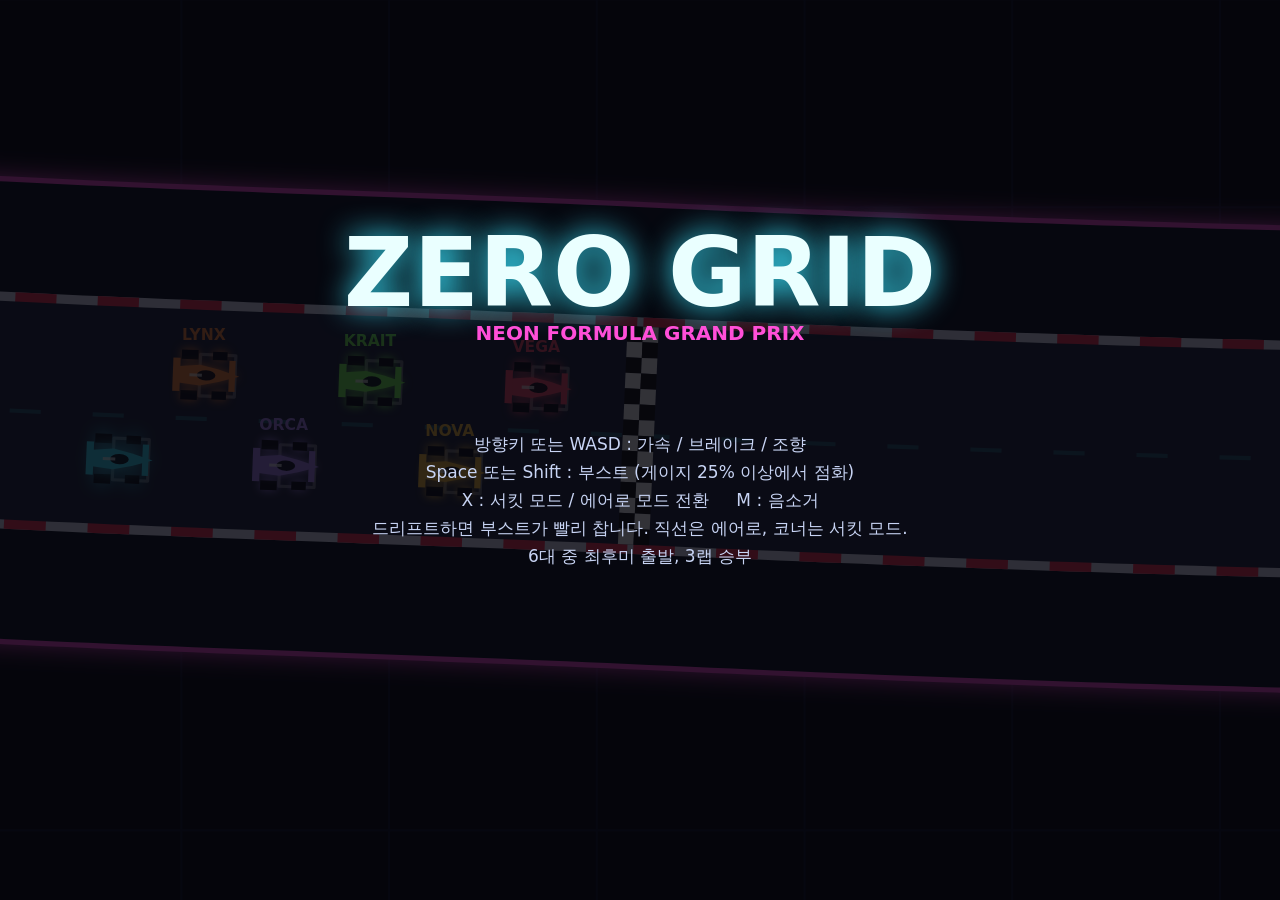
<file: game/index.html>
<!DOCTYPE html>
<html lang="ko">
<head>
<meta charset="utf-8">
<meta name="viewport" content="width=device-width,initial-scale=1,maximum-scale=1,user-scalable=no">
<title>ZERO GRID</title>
<style>
  html,body{margin:0;height:100%;background:#05060c;overflow:hidden;font-family:system-ui,"Apple SD Gothic Neo","Malgun Gothic",sans-serif;-webkit-user-select:none;user-select:none;touch-action:none}
  canvas{display:block;width:100vw;height:100vh}
  #touch{position:fixed;inset:0;pointer-events:none;display:none}
  #touch button{position:absolute;pointer-events:auto;border:2px solid #39e6ff;background:rgba(10,20,40,.55);color:#bff6ff;font:700 16px system-ui,sans-serif;border-radius:16px;touch-action:none}
  #bL{left:16px;bottom:24px;width:84px;height:84px}
  #bR{left:112px;bottom:24px;width:84px;height:84px}
  #bBoost{right:16px;bottom:24px;width:96px;height:84px;border-color:#ff4fd8!important;color:#ffd0f4!important}
  #bBrake{right:124px;bottom:24px;width:84px;height:84px}
  #bMode{right:16px;bottom:120px;width:96px;height:56px}
</style>
</head>
<body>
<canvas id="c"></canvas>
<div id="touch">
  <button id="bL">&#9664;</button><button id="bR">&#9654;</button>
  <button id="bBrake">BRAKE</button><button id="bBoost">BOOST</button><button id="bMode">MODE</button>
</div>
<script>
(() => {
'use strict';
const cv = document.getElementById('c'), g = cv.getContext('2d');
let W = 0, H = 0, DPR = 1;
function resize(){ DPR = Math.min(2, window.devicePixelRatio || 1); W = innerWidth; H = innerHeight; cv.width = W*DPR; cv.height = H*DPR; }
addEventListener('resize', resize); resize();

const AUTO = /[?&]auto/.test(location.search);
const LAPS = 3, HW = 105, RUNOFF = 115, DS = 20;
const clamp = (v,a,b) => v<a?a:v>b?b:v;
const wrapA = a => { while(a>Math.PI)a-=2*Math.PI; while(a<-Math.PI)a+=2*Math.PI; return a; };

// ---------- Track ----------
const CTRL = [[1600,2300],[2800,2300],[3700,2100],[4000,1500],[3600,1000],[2900,1100],[2500,1500],[2000,1400],
  [1900,900],[2400,500],[1800,250],[1000,400],[500,900],[800,1400],[400,1800],[600,2200]].map(p => [p[0]*1.4, p[1]*1.4]);
const T = (() => {
  const n = CTRL.length, dense = [];
  for (let i=0;i<n;i++){
    const p0=CTRL[(i-1+n)%n], p1=CTRL[i], p2=CTRL[(i+1)%n], p3=CTRL[(i+2)%n];
    for (let s=0;s<40;s++){
      const t=s/40, t2=t*t, t3=t2*t;
      dense.push([0,1].map(k => 0.5*((2*p1[k]) + (-p0[k]+p2[k])*t + (2*p0[k]-5*p1[k]+4*p2[k]-p3[k])*t2 + (-p0[k]+3*p1[k]-3*p2[k]+p3[k])*t3)));
    }
  }
  const m = dense.length, cum=[0];
  for (let i=0;i<m;i++){ const a=dense[i], b=dense[(i+1)%m]; cum.push(cum[i]+Math.hypot(b[0]-a[0],b[1]-a[1])); }
  const L = cum[m], N = Math.round(L/DS), ds = L/N;
  const x=new Float32Array(N), y=new Float32Array(N), tx=new Float32Array(N), ty=new Float32Array(N), k=new Float32Array(N);
  let j=0;
  for (let i=0;i<N;i++){
    const d=i*ds; while(cum[j+1]<d) j++;
    const f=(d-cum[j])/(cum[j+1]-cum[j]), a=dense[j], b=dense[(j+1)%m];
    x[i]=a[0]+(b[0]-a[0])*f; y[i]=a[1]+(b[1]-a[1])*f;
  }
  const ang=new Float32Array(N);
  for (let i=0;i<N;i++){ const p=(i-1+N)%N, q=(i+1)%N; const dx=x[q]-x[p], dy=y[q]-y[p], l=Math.hypot(dx,dy); tx[i]=dx/l; ty[i]=dy/l; ang[i]=Math.atan2(dy,dx); }
  const raw=new Float32Array(N);
  for (let i=0;i<N;i++) raw[i]=wrapA(ang[(i+1)%N]-ang[(i-1+N)%N])/(2*ds);
  for (let i=0;i<N;i++){ let s=0; for(let d=-3;d<=3;d++) s+=raw[(i+d+N)%N]; k[i]=s/7; }
  const path=new Path2D(); path.moveTo(x[0],y[0]); for(let i=1;i<N;i++) path.lineTo(x[i],y[i]); path.closePath();
  let minX=1e9,minY=1e9,maxX=-1e9,maxY=-1e9;
  for (let i=0;i<N;i++){ minX=Math.min(minX,x[i]); maxX=Math.max(maxX,x[i]); minY=Math.min(minY,y[i]); maxY=Math.max(maxY,y[i]); }
  return {N,ds,x,y,tx,ty,k,ang,path,minX,minY,maxX,maxY};
})();
const N = T.N;

// ---------- Cars ----------
const RIVALS = [
  {name:'VEGA', col:'#ff4f6d', skill:1.00},
  {name:'NOVA', col:'#ffc23d', skill:0.985},
  {name:'KRAIT',col:'#7dff5a', skill:0.97},
  {name:'ORCA', col:'#b08bff', skill:0.955},
  {name:'LYNX', col:'#ff8a3d', skill:0.94},
];
let cars, player, state, tState, raceT, finishOrder, parts, navi, shake;

function makeCar(name, col, skill, slot, isPlayer){
  const back = 5 + slot*4, i = (N - back) % N, lane = (slot%2 ? 1 : -1) * 42;
  return { name, col, skill, isPlayer, x: T.x[i] - T.ty[i]*lane, y: T.y[i] + T.tx[i]*lane, a: T.ang[i], vx:0, vy:0,
    idx:i, prog:-back, off:lane, lane, aero:false, boost: isPlayer?0.5:Math.random()*0.5, boosting:false,
    vf:0, vl:0, onTrack:true, lapStart:0, best:0, last:0, lapsDone:0, finished:false, finT:0, laneT:0 };
}
function reset(){
  cars = RIVALS.map((r,i) => makeCar(r.name, r.col, r.skill, i, false));
  player = makeCar('YOU', '#39e6ff', 1, RIVALS.length, true);
  cars.push(player);
  state = 'title'; tState = 0; raceT = 0; finishOrder = []; parts = []; shake = 0;
  navi = {msg:'', t:0, cd:0, lastPos:0, boostSaid:false};
  cam.x = player.x; cam.y = player.y;
}
const cam = {x:0,y:0,z:1};

// ---------- Input ----------
const keys = {};
let touchMode = false, modeLatch = false;
addEventListener('keydown', e => {
  if (['ArrowUp','ArrowDown','ArrowLeft','ArrowRight','Space'].includes(e.code)) e.preventDefault();
  if (e.repeat) return;
  keys[e.code] = true; audioInit();
  if (e.code==='Enter') advance();
  if (e.code==='KeyX' || e.code==='KeyE') toggleMode();
  if (e.code==='KeyM') muted = !muted;
});
addEventListener('keyup', e => { keys[e.code] = false; });
function toggleMode(){ if (state==='race' && !player.finished){ player.aero = !player.aero; say(player.aero ? '에어로 모드 전개. 최고속 상승, 선회력 저하.' : '서킷 모드 복귀. 그립 확보.', 2); beep(player.aero?880:520, .08); } }
function advance(){
  if (state==='title'){ state='count'; tState=0; say('시스템 온라인. 그리드 정렬 완료.', 2.5); }
  else if (state==='result' && tState>1) reset();
}
function bindBtn(id, code, tap){
  const b = document.getElementById(id);
  b.addEventListener('pointerdown', e => { e.preventDefault(); keys[code]=true; audioInit(); if (tap) tap(); });
  ['pointerup','pointercancel','pointerleave'].forEach(t => b.addEventListener(t, () => { keys[code]=false; }));
}
bindBtn('bL','ArrowLeft'); bindBtn('bR','ArrowRight'); bindBtn('bBrake','ArrowDown'); bindBtn('bBoost','Space'); bindBtn('bMode','_m', toggleMode);
addEventListener('touchstart', () => { if(!touchMode){ touchMode=true; document.getElementById('touch').style.display='block'; } }, {passive:true});
cv.addEventListener('pointerdown', () => { audioInit(); advance(); });

// ---------- Audio ----------
let ac=null, osc=null, gain=null, muted=false;
function audioInit(){
  if (ac) return;
  try {
    ac = new (window.AudioContext||window.webkitAudioContext)();
    osc = ac.createOscillator(); osc.type='sawtooth';
    const f = ac.createBiquadFilter(); f.type='lowpass'; f.frequency.value=900;
    gain = ac.createGain(); gain.gain.value=0;
    osc.connect(f); f.connect(gain); gain.connect(ac.destination); osc.start();
  } catch(e){ ac=null; }
}
function beep(freq, dur){
  if (!ac || muted) return;
  const o=ac.createOscillator(), gg=ac.createGain(); o.type='square'; o.frequency.value=freq;
  gg.gain.setValueAtTime(.05, ac.currentTime); gg.gain.exponentialRampToValueAtTime(.001, ac.currentTime+dur);
  o.connect(gg); gg.connect(ac.destination); o.start(); o.stop(ac.currentTime+dur);
}

// ---------- Navigator ----------
function say(msg, dur, force){ if (navi.t>0 && !force && navi.pri) return; navi.msg=msg; navi.t=dur||2; navi.pri=!!force; }

// ---------- Simulation ----------
function locate(c){
  let best=1e18, bi=c.idx;
  for (let d=-6; d<=16; d++){
    const i=(c.idx+d+N)%N, dx=c.x-T.x[i], dy=c.y-T.y[i], q=dx*dx+dy*dy;
    if (q<best){ best=q; bi=i; }
  }
  let delta = bi-c.idx; if (delta>N/2) delta-=N; if (delta<-N/2) delta+=N;
  c.prog += delta; c.idx = bi;
  const nx=-T.ty[bi], ny=T.tx[bi];
  c.off = (c.x-T.x[bi])*nx + (c.y-T.y[bi])*ny;
  const lim = HW+RUNOFF-14;
  if (Math.abs(c.off) > lim){
    const s = Math.sign(c.off), over = Math.abs(c.off)-lim;
    c.x -= nx*s*over; c.y -= ny*s*over;
    const vn = (c.vx*nx + c.vy*ny)*s;
    if (vn>0){ c.vx -= nx*s*vn*1.3; c.vy -= ny*s*vn*1.3; if (c.isPlayer && vn>120){ shake=.3; beep(90,.15);} }
    c.vx*=0.985; c.vy*=0.985; c.off = s*lim;
  }
  c.onTrack = Math.abs(c.off) <= HW+6;
}
function stepCar(c, inp, dt){
  let maxV = (c.isPlayer?620:640*c.skill) * (c.aero?1.16:1);
  let turn = c.aero?1.9:2.7, grip = c.aero?4.5:8, acc = 520;
  c.boosting = inp.boost && c.boost>0 && (c.boosting || c.boost>=0.25);
  if (c.boosting){ c.boost = Math.max(0, c.boost-0.4*dt); maxV*=1.3; acc*=1.8; }
  else c.boost = Math.min(1, c.boost + (0.085 + (Math.abs(c.vl)>70 && c.onTrack ? 0.14 : 0))*dt);
  if (!c.onTrack){ maxV*=0.5; grip=3.5; }
  const sp = Math.hypot(c.vx,c.vy);
  c.a += inp.steer * turn * (1-0.3*Math.min(1,sp/700)) * clamp(c.vf/160,-1,1) * dt;
  const fx=Math.cos(c.a), fy=Math.sin(c.a);
  let vf = c.vx*fx + c.vy*fy, vl = -c.vx*fy + c.vy*fx;
  if (inp.gas && vf<maxV) vf = Math.min(maxV, vf + acc*dt*Math.max(.2, 1-vf/maxV));
  if (vf>maxV) vf -= (vf-maxV)*2.2*dt;
  if (inp.brake) vf -= (vf>0?950:320)*dt;
  vf -= vf*(inp.gas?0.05:0.6)*dt;
  if (vf<-160) vf=-160;
  vl *= Math.exp(-grip*dt);
  c.vf=vf; c.vl=vl;
  c.vx = fx*vf - fy*vl; c.vy = fy*vf + fx*vl;
  c.x += c.vx*dt; c.y += c.vy*dt;
  locate(c);
  // particles
  if (c.boosting && Math.random()<.9) parts.push({x:c.x-fx*24, y:c.y-fy*24, vx:-fx*120+(Math.random()-.5)*60, vy:-fy*120+(Math.random()-.5)*60, l:.35, m:.35, col:'#ff4fd8', r:5});
  if ((Math.abs(vl)>110 || !c.onTrack) && sp>120 && Math.random()<.5) parts.push({x:c.x-fx*18, y:c.y-fy*18, vx:0, vy:0, l:.6, m:.6, col:c.onTrack?'#9aa4c4':'#6b5a3a', r:4});
}
function aiInput(c){
  const look = 4 + Math.floor(Math.max(0,c.vf)/70), ti=(c.idx+look)%N;
  const txp = T.x[ti] - T.ty[ti]*c.lane, typ = T.y[ti] + T.tx[ti]*c.lane;
  const diff = wrapA(Math.atan2(typ-c.y, txp-c.x) - c.a);
  let target = 1e9, straight = true;
  for (let j=0; j<34; j++){
    const kk = Math.abs(T.k[(c.idx+j)%N]);
    if (kk > 0.0006 && j<28) straight = false;
    const vc = (1.5*c.skill + (c.isPlayer?0.05:0)) / Math.max(kk,1e-5);
    const v = Math.sqrt(vc*vc + 2*750*j*T.ds);
    if (v<target) target=v;
  }
  c.aero = straight && !c.isPlayer ? true : (c.isPlayer ? straight : false);
  return { steer: clamp(diff*3,-1,1), gas: c.vf < target, brake: c.vf > target*1.06, boost: straight && (c.boosting || c.boost>0.7) };
}
function collide(){
  for (let i=0;i<cars.length;i++) for (let j=i+1;j<cars.length;j++){
    const a=cars[i], b=cars[j], dx=b.x-a.x, dy=b.y-a.y, d=Math.hypot(dx,dy), R=40;
    if (d<R && d>0.01){
      const nx=dx/d, ny=dy/d, o=(R-d)/2;
      a.x-=nx*o; a.y-=ny*o; b.x+=nx*o; b.y+=ny*o;
      const rv=(b.vx-a.vx)*nx+(b.vy-a.vy)*ny;
      if (rv<0){ a.vx+=nx*rv*.6; a.vy+=ny*rv*.6; b.vx-=nx*rv*.6; b.vy-=ny*rv*.6; if ((a.isPlayer||b.isPlayer) && rv<-60){ shake=.2; beep(120,.08);} }
    }
  }
}
function ranking(){
  return cars.slice().sort((a,b) => (a.finished&&b.finished) ? a.finT-b.finT : a.finished ? -1 : b.finished ? 1 : b.prog-a.prog);
}
function update(dt){
  tState += dt;
  if (state==='title') return;
  if (state==='count'){
    const s=Math.floor(tState);
    if (s!==update.ls){ update.ls=s; if (s>=1&&s<=3) beep(440,.12); }
    if (tState>=4){ state='race'; tState=0; beep(880,.4); say('레이스 스타트!', 1.5, true); }
    return;
  }
  raceT += dt;
  for (const c of cars){
    let inp;
    if (c.isPlayer && !AUTO && !c.finished){
      inp = { steer:(keys.ArrowRight||keys.KeyD?1:0)-(keys.ArrowLeft||keys.KeyA?1:0), gas: touchMode ? !keys.ArrowDown : !!(keys.ArrowUp||keys.KeyW),
        brake: !!(keys.ArrowDown||keys.KeyS), boost: !!(keys.Space||keys.ShiftLeft||keys.ShiftRight) };
    } else {
      inp = aiInput(c);
      if (c.finished){ inp.boost=false; c.aero=false; inp.gas = c.vf<260; inp.brake = c.vf>300; }
      else if (!c.isPlayer){ // light rubber band + lane change
        const gap = player.prog - c.prog;
        if (gap>60) inp.boost = inp.boost || (c.boost>0.3 && Math.abs(T.k[(c.idx+10)%N])<0.0006);
        c.laneT -= dt; if (c.laneT<=0){ c.laneT=2+Math.random()*3; c.lane=(Math.random()*2-1)*55; }
      }
    }
    stepCar(c, inp, dt);
    const laps = Math.floor(c.prog/N);
    if (laps > c.lapsDone && c.prog>=0){
      c.lapsDone = laps; c.last = raceT - c.lapStart; c.lapStart = raceT;
      if (!c.best || c.last<c.best) c.best = c.last;
      if (laps>=LAPS && !c.finished){ c.finished=true; c.finT=raceT; finishOrder.push(c); }
      if (c.isPlayer){
        if (c.finished){ state='result'; tState=0; const pos=finishOrder.indexOf(c)+1; say(pos===1?'체커 플래그. 우승입니다!':'체커 플래그. '+pos+'위로 완주.', 6, true); beep(660,.5); }
        else { beep(700,.15); say(laps===LAPS-1 ? '파이널 랩. 랩타임 '+fmt(c.last) : '랩 '+(laps+1)+' 진입. 랩타임 '+fmt(c.last), 3, true); }
      }
    }
  }
  collide();
  for (let i=parts.length-1;i>=0;i--){ const p=parts[i]; p.l-=dt; p.x+=p.vx*dt; p.y+=p.vy*dt; if(p.l<=0) parts.splice(i,1); }
  if (parts.length>400) parts.splice(0, parts.length-400);
  // navigator advice
  navi.t -= dt; navi.cd -= dt; if (shake>0) shake-=dt;
  if (state==='race' && navi.cd<=0 && navi.t<=0){
    const p=player, pos=ranking().indexOf(p)+1;
    let kMax=0, kSign=0;
    for (let j=8;j<30;j++){ const kk=T.k[(p.idx+j)%N]; if (Math.abs(kk)>kMax){ kMax=Math.abs(kk); kSign=Math.sign(kk);} }
    if (p.vf*1 < -40 || (p.vx*T.tx[p.idx]+p.vy*T.ty[p.idx]) < -60){ say('역주행입니다. 진행 방향을 확인하세요.', 2); navi.cd=3; }
    else if (!p.onTrack){ say('코스 이탈. 그립이 떨어집니다.', 1.5); navi.cd=3; }
    else if (navi.lastPos && pos<navi.lastPos){ say('추월 성공. 현재 '+pos+'위.', 2); navi.cd=2.5; }
    else if (kMax>0.0022 && p.vf>430){ say('전방 '+(kSign>0?'우':'좌')+'코너. 감속'+(p.aero?' 및 서킷 모드 전환':'')+' 권장.', 1.6); navi.cd=3; }
    else if (kMax<0.0005 && !p.aero && p.vf>300){ say('직선 구간. 에어로 모드 권장.', 1.8); navi.cd=5; }
    else if (p.boost>=1 && !navi.boostSaid){ say('부스트 충전 완료.', 1.5); navi.boostSaid=true; navi.cd=2; }
    if (p.boost<0.5) navi.boostSaid=false;
    navi.lastPos = pos;
  }
  // engine
  if (gain){ const sp=Math.abs(player.vf); osc.frequency.value = 55 + sp*0.32 + (player.boosting?40:0); gain.gain.value = (muted||state==='title') ? 0 : 0.035; }
}
const fmt = t => { const m=Math.floor(t/60), s=t-m*60; return m+':'+(s<10?'0':'')+s.toFixed(2); };

// ---------- Rendering ----------
function drawTrack(){
  g.lineJoin='round'; g.lineCap='round';
  g.strokeStyle='#ff4fd8'; g.shadowColor='#ff4fd8'; g.shadowBlur=24; g.lineWidth=2*(HW+RUNOFF)+10; g.stroke(T.path); g.shadowBlur=0;
  g.strokeStyle='#0c1022'; g.lineWidth=2*(HW+RUNOFF); g.stroke(T.path);
  g.strokeStyle='#e8ecff'; g.lineWidth=2*HW+18; g.stroke(T.path);
  g.lineCap='butt'; g.setLineDash([40,40]); g.strokeStyle='#ff3355'; g.stroke(T.path); g.setLineDash([]);
  g.strokeStyle='#222740'; g.lineWidth=2*HW; g.stroke(T.path);
  g.setLineDash([30,50]); g.strokeStyle='rgba(57,230,255,.28)'; g.lineWidth=4; g.stroke(T.path); g.setLineDash([]);
  // start line
  g.save(); g.translate(T.x[0],T.y[0]); g.rotate(T.ang[0]);
  for (let r=0;r<2;r++) for (let i=0;i<14;i++){ g.fillStyle=(i+r)%2?'#fff':'#111'; g.fillRect(r*15-15, -HW+i*15, 15, 15); }
  g.restore();
  // grid slots
  g.strokeStyle='rgba(255,255,255,.35)'; g.lineWidth=3;
  for (let s=0;s<6;s++){ const i=(N-5-s*4)%N, lane=(s%2?1:-1)*42; g.save(); g.translate(T.x[i]-T.ty[i]*lane, T.y[i]+T.tx[i]*lane); g.rotate(T.ang[i]); g.strokeRect(-4,-20,34,40); g.restore(); }
}
function drawCar(c){
  g.save(); g.translate(c.x,c.y); g.rotate(c.a);
  if (c.boosting){ const l=40+Math.random()*30; const gr=g.createLinearGradient(-22,0,-22-l,0); gr.addColorStop(0,'#fff'); gr.addColorStop(.3,'#ff4fd8'); gr.addColorStop(1,'rgba(255,79,216,0)'); g.fillStyle=gr; g.beginPath(); g.moveTo(-22,-7); g.lineTo(-22-l,0); g.lineTo(-22,7); g.fill(); }
  g.shadowColor=c.col; g.shadowBlur=c.isPlayer?18:10;
  g.fillStyle='#0b0d16'; // wheels
  const wy = c.aero?15:18;
  g.fillRect(8,-wy-5,14,8); g.fillRect(8,wy-3,14,8); g.fillRect(-22,-wy-6,16,9); g.fillRect(-22,wy-3,16,9);
  g.fillStyle=c.col; // body
  g.beginPath(); g.moveTo(34,0); g.lineTo(14,-6); g.lineTo(-4,-10); g.lineTo(-24,-8); g.lineTo(-24,8); g.lineTo(-4,10); g.lineTo(14,6); g.closePath(); g.fill();
  g.shadowBlur=0;
  if (c.aero){ g.beginPath(); g.moveTo(-2,-10); g.lineTo(-20,-24); g.lineTo(-26,-22); g.lineTo(-18,-8); g.moveTo(-2,10); g.lineTo(-20,24); g.lineTo(-26,22); g.lineTo(-18,8); g.fill(); g.fillRect(26,-9,5,18); }
  else { g.fillRect(24,-15,6,30); g.fillRect(-30,-16,7,32); }
  g.fillStyle='rgba(8,12,24,.9)'; g.beginPath(); g.ellipse(2,0,9,5,0,0,Math.PI*2); g.fill();
  g.fillStyle='rgba(255,255,255,.7)'; g.fillRect(-14,-1.5,12,3);
  g.restore();
}
function draw(){
  g.setTransform(DPR,0,0,DPR,0,0);
  g.fillStyle='#05060c'; g.fillRect(0,0,W,H);
  const p=player, sp=Math.hypot(p.vx,p.vy);
  const base = Math.min(W,H)/820 * (W<H?0.85:1);
  const tz = base*(0.95 - 0.32*Math.min(1,sp/850));
  cam.z += (tz-cam.z)*0.06;
  const lx = state==='title' ? T.x[Math.floor(tState*12)%N] : p.x+p.vx*0.28, ly = state==='title' ? T.y[Math.floor(tState*12)%N] : p.y+p.vy*0.28;
  cam.x += (lx-cam.x)*(state==='title'?0.03:0.12); cam.y += (ly-cam.y)*(state==='title'?0.03:0.12);
  const sx = shake>0 ? (Math.random()-.5)*14*shake/.3 : 0, sy = shake>0 ? (Math.random()-.5)*14*shake/.3 : 0;
  g.save(); g.translate(W/2+sx,H/2+sy); g.scale(cam.z,cam.z); g.translate(-cam.x,-cam.y);
  // world grid
  const vw=W/cam.z/2+200, vh=H/cam.z/2+200, G=200;
  g.strokeStyle='rgba(60,90,200,.14)'; g.lineWidth=2; g.beginPath();
  for (let x=Math.floor((cam.x-vw)/G)*G; x<cam.x+vw; x+=G){ g.moveTo(x,cam.y-vh); g.lineTo(x,cam.y+vh); }
  for (let y=Math.floor((cam.y-vh)/G)*G; y<cam.y+vh; y+=G){ g.moveTo(cam.x-vw,y); g.lineTo(cam.x+vw,y); }
  g.stroke();
  drawTrack();
  for (const q of parts){ g.globalAlpha=Math.max(0,q.l/q.m)*.7; g.fillStyle=q.col; g.beginPath(); g.arc(q.x,q.y,q.r*(1.6-q.l/q.m),0,7); g.fill(); }
  g.globalAlpha=1;
  for (const c of cars) if (!c.isPlayer) drawCar(c);
  drawCar(p);
  g.font='700 15px system-ui,sans-serif'; g.textAlign='center';
  for (const c of cars) if (!c.isPlayer){ g.fillStyle=c.col; g.fillText(c.name, c.x, c.y-34); }
  g.restore();
  hud();
}
function panel(x,y,w,h){ g.fillStyle='rgba(8,12,28,.72)'; g.strokeStyle='rgba(57,230,255,.5)'; g.lineWidth=1.5; g.beginPath(); g.roundRect(x,y,w,h,10); g.fill(); g.stroke(); }
function hud(){
  const p=player, small=W<640, pad=small?8:16;
  g.textBaseline='alphabetic';
  if (state==='title'){
    g.fillStyle='rgba(5,6,12,.82)'; g.fillRect(0,0,W,H);
    g.textAlign='center';
    g.shadowColor='#39e6ff'; g.shadowBlur=30; g.fillStyle='#eaffff'; g.font='900 '+Math.min(96,W/7)+'px system-ui,sans-serif'; g.fillText('ZERO GRID', W/2, H*0.34); g.shadowBlur=0;
    g.fillStyle='#ff4fd8'; g.font='700 '+(small?15:20)+'px system-ui,sans-serif'; g.fillText('NEON FORMULA GRAND PRIX', W/2, H*0.34+34);
    g.fillStyle='#c8d4f4'; g.font=(small?13:17)+'px system-ui,sans-serif';
    const lines = touchMode ? ['자동 가속 / 화면 버튼으로 조향, 브레이크, 부스트, 모드 전환'] :
      ['방향키 또는 WASD : 가속 / 브레이크 / 조향','Space 또는 Shift : 부스트 (게이지 25% 이상에서 점화)','X : 서킷 모드 / 에어로 모드 전환     M : 음소거'];
    lines.push('드리프트하면 부스트가 빨리 찹니다. 직선은 에어로, 코너는 서킷 모드.', '6대 중 최후미 출발, '+LAPS+'랩 승부');
    lines.forEach((l,i) => g.fillText(l, W/2, H*0.5+i*(small?22:28)));
    if (Math.floor(tState*2)%2===0){ g.fillStyle='#39e6ff'; g.font='700 '+(small?18:24)+'px system-ui,sans-serif'; g.fillText(touchMode?'화면을 터치해 시작':'ENTER 또는 클릭으로 시작', W/2, H*0.82); }
    return;
  }
  const rank = ranking(), pos = rank.indexOf(p)+1;
  // top-left: position / lap / time
  panel(pad,pad,small?150:190,small?92:112);
  g.textAlign='left'; g.fillStyle='#eaffff'; g.font='900 '+(small?34:44)+'px system-ui,sans-serif'; g.fillText(pos, pad+12, pad+(small?40:50));
  g.font='700 '+(small?14:16)+'px system-ui,sans-serif'; g.fillStyle='#8fa0cc'; g.fillText('/ '+cars.length+' 위', pad+(small?40:50), pad+(small?40:50));
  g.fillStyle='#39e6ff'; g.fillText('LAP '+Math.min(LAPS, Math.max(1, p.lapsDone+1))+' / '+LAPS, pad+12, pad+(small?62:76));
  g.fillStyle='#c8d4f4'; g.font=(small?12:14)+'px system-ui,sans-serif';
  g.fillText('TIME '+fmt(p.finished?p.finT:raceT)+(p.best?'   BEST '+fmt(p.best):''), pad+12, pad+(small?82:100));
  // minimap
  const mw=small?110:170, mh=mw*0.72, mx=W-pad-mw, my=pad; panel(mx,my,mw,mh);
  const ms=Math.min((mw-16)/(T.maxX-T.minX),(mh-16)/(T.maxY-T.minY));
  const ox=mx+mw/2-(T.minX+T.maxX)/2*ms, oy=my+mh/2-(T.minY+T.maxY)/2*ms;
  g.strokeStyle='#5d6c9c'; g.lineWidth=3; g.beginPath();
  for (let i=0;i<N;i+=4){ const X=ox+T.x[i]*ms, Y=oy+T.y[i]*ms; i?g.lineTo(X,Y):g.moveTo(X,Y); } g.closePath(); g.stroke();
  for (const c of cars){ g.fillStyle=c.col; g.beginPath(); g.arc(ox+c.x*ms, oy+c.y*ms, c.isPlayer?4.5:3, 0, 7); g.fill(); }
  // bottom HUD: speed, boost, mode (raised on touch to clear buttons)
  const by = H - (touchMode?190:0) - pad, cx=W/2;
  const kmh = Math.round(Math.abs(p.vf)*0.5);
  g.textAlign='center'; g.fillStyle=p.boosting?'#ff9be9':'#eaffff'; g.shadowColor=p.boosting?'#ff4fd8':'#39e6ff'; g.shadowBlur=14;
  g.font='900 '+(small?40:56)+'px system-ui,sans-serif'; g.fillText(kmh, cx, by-34); g.shadowBlur=0;
  g.font='700 13px system-ui,sans-serif'; g.fillStyle='#8fa0cc'; g.fillText('km/h   '+(p.aero?'AERO MODE':'CIRCUIT MODE'), cx, by-18);
  const bw=Math.min(300,W*0.6); g.fillStyle='rgba(8,12,28,.8)'; g.fillRect(cx-bw/2,by-10,bw,10);
  g.fillStyle = p.boost>=0.25 ? '#ff4fd8' : '#6a3b66'; g.fillRect(cx-bw/2,by-10,bw*p.boost,10);
  g.strokeStyle='rgba(255,255,255,.5)'; g.lineWidth=1; g.strokeRect(cx-bw/2,by-10,bw,10); g.beginPath(); g.moveTo(cx-bw/2+bw*.25,by-10); g.lineTo(cx-bw/2+bw*.25,by); g.stroke();
  // navigator
  if (navi.t>0 && navi.msg){
    g.font='600 '+(small?13:16)+'px system-ui,sans-serif';
    const tw=g.measureText(navi.msg).width+70, nx=cx-tw/2, ny=small?pad+100:pad+6;
    g.globalAlpha=Math.min(1,navi.t*3); panel(nx,ny,tw,34);
    g.fillStyle='#7dff5a'; g.textAlign='left'; g.fillText('ORBIT', nx+10, ny+22);
    g.fillStyle='#eaffff'; g.fillText(navi.msg, nx+62, ny+22); g.globalAlpha=1;
  }
  // countdown
  if (state==='count'){
    const s=Math.floor(tState); g.textAlign='center';
    for (let i=0;i<3;i++){ g.fillStyle = s>i ? '#ff3355' : '#2a2f48'; g.shadowColor='#ff3355'; g.shadowBlur=s>i?24:0; g.beginPath(); g.arc(cx+(i-1)*70, H*0.3, 24, 0, 7); g.fill(); }
    g.shadowBlur=0;
  } else if (state==='race' && tState<1.2){
    g.textAlign='center'; g.fillStyle='#7dff5a'; g.shadowColor='#7dff5a'; g.shadowBlur=30; g.font='900 '+Math.min(110,W/5)+'px system-ui,sans-serif'; g.fillText('GO!', cx, H*0.36); g.shadowBlur=0;
  }
  // results
  if (state==='result'){
    const rw=Math.min(420,W-24), rh=cars.length*30+130, rx=cx-rw/2, ry=Math.max(10,H/2-rh/2);
    g.fillStyle='rgba(5,6,12,.5)'; g.fillRect(0,0,W,H); panel(rx,ry,rw,rh);
    g.textAlign='center'; g.fillStyle=pos===1?'#ffc23d':'#eaffff'; g.font='900 30px system-ui,sans-serif'; g.fillText(pos===1?'VICTORY':'FINISH  '+pos+'위', cx, ry+44);
    g.font='15px system-ui,sans-serif';
    rank.forEach((c,i) => {
      const yy=ry+82+i*30; g.textAlign='left'; g.fillStyle=c.col; g.font=(c.isPlayer?'700 ':'')+'15px system-ui,sans-serif';
      g.fillText((i+1)+'.  '+c.name, rx+28, yy); g.textAlign='right'; g.fillStyle='#c8d4f4'; g.fillText(c.finished?fmt(c.finT):'주행 중', rx+rw-28, yy);
    });
    g.textAlign='center'; g.fillStyle='#39e6ff'; g.font='700 15px system-ui,sans-serif';
    g.fillText('BEST LAP '+fmt(p.best)+'     '+(touchMode?'터치하면 다시 시작':'ENTER로 다시 시작'), cx, ry+rh-18);
  }
}

// ---------- Loop ----------
reset();
let last = performance.now(), accT = 0;
const STEP = 1/120;
function frame(now){
  accT += Math.min(0.1, (now-last)/1000); last = now;
  while (accT >= STEP){ update(STEP); accT -= STEP; }
  draw();
  requestAnimationFrame(frame);
}
requestAnimationFrame(frame);
window.__game = { get state(){return state;}, get cars(){return cars;}, get player(){return player;}, get raceT(){return raceT;}, update, advance, N, T };
})();
</script>
</body>
</html>
</file>
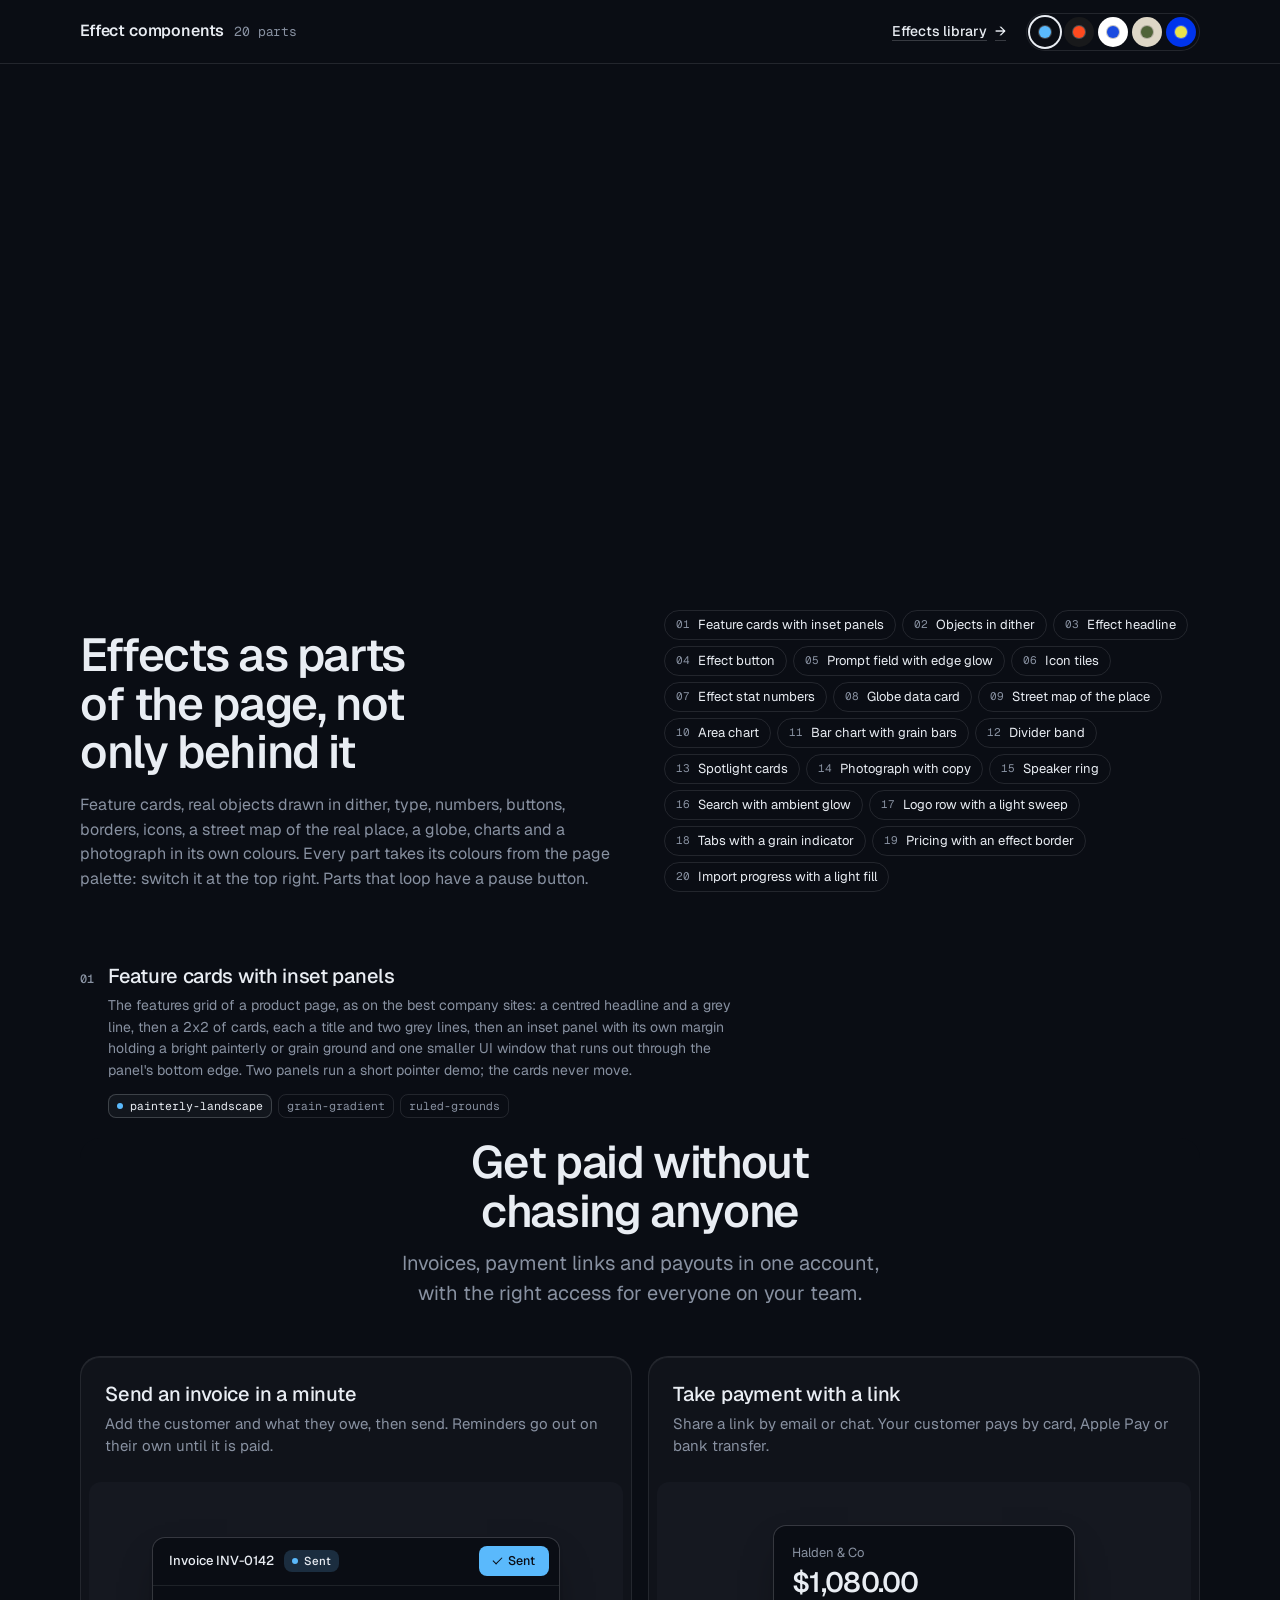
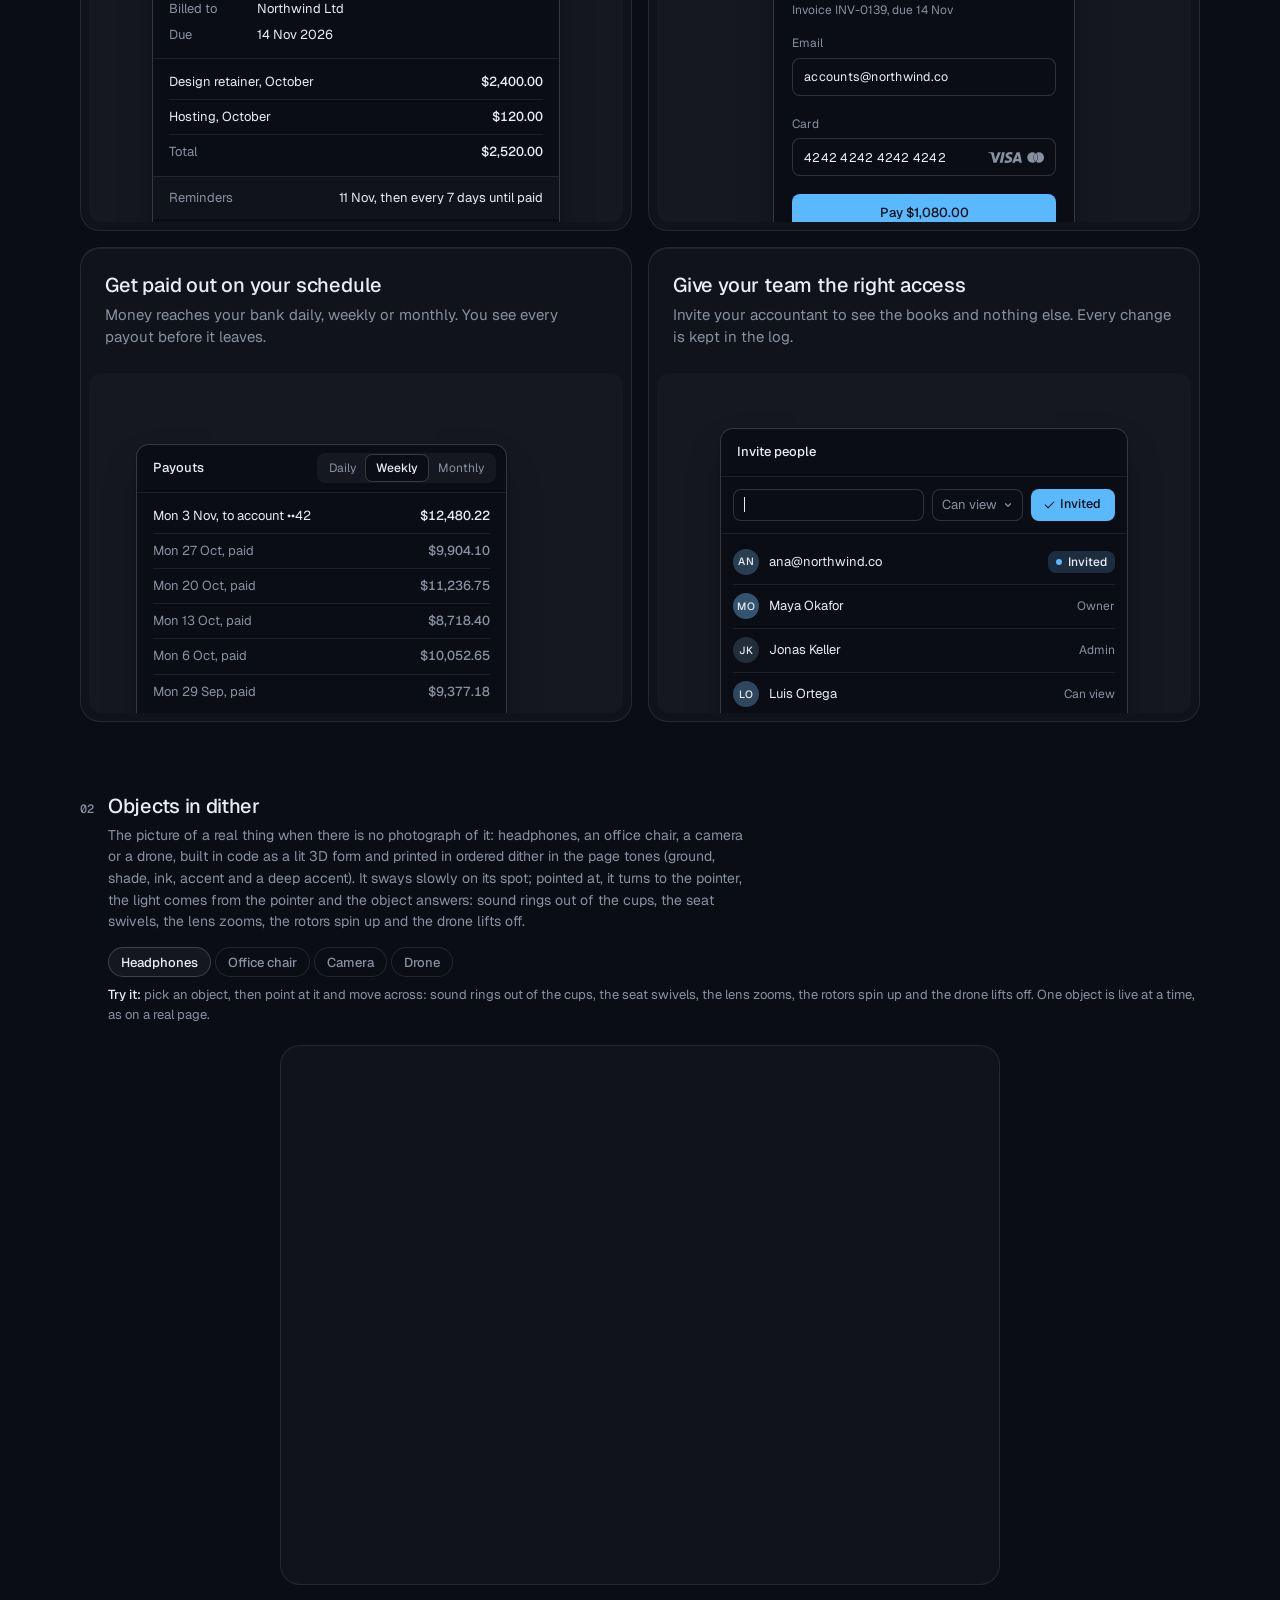
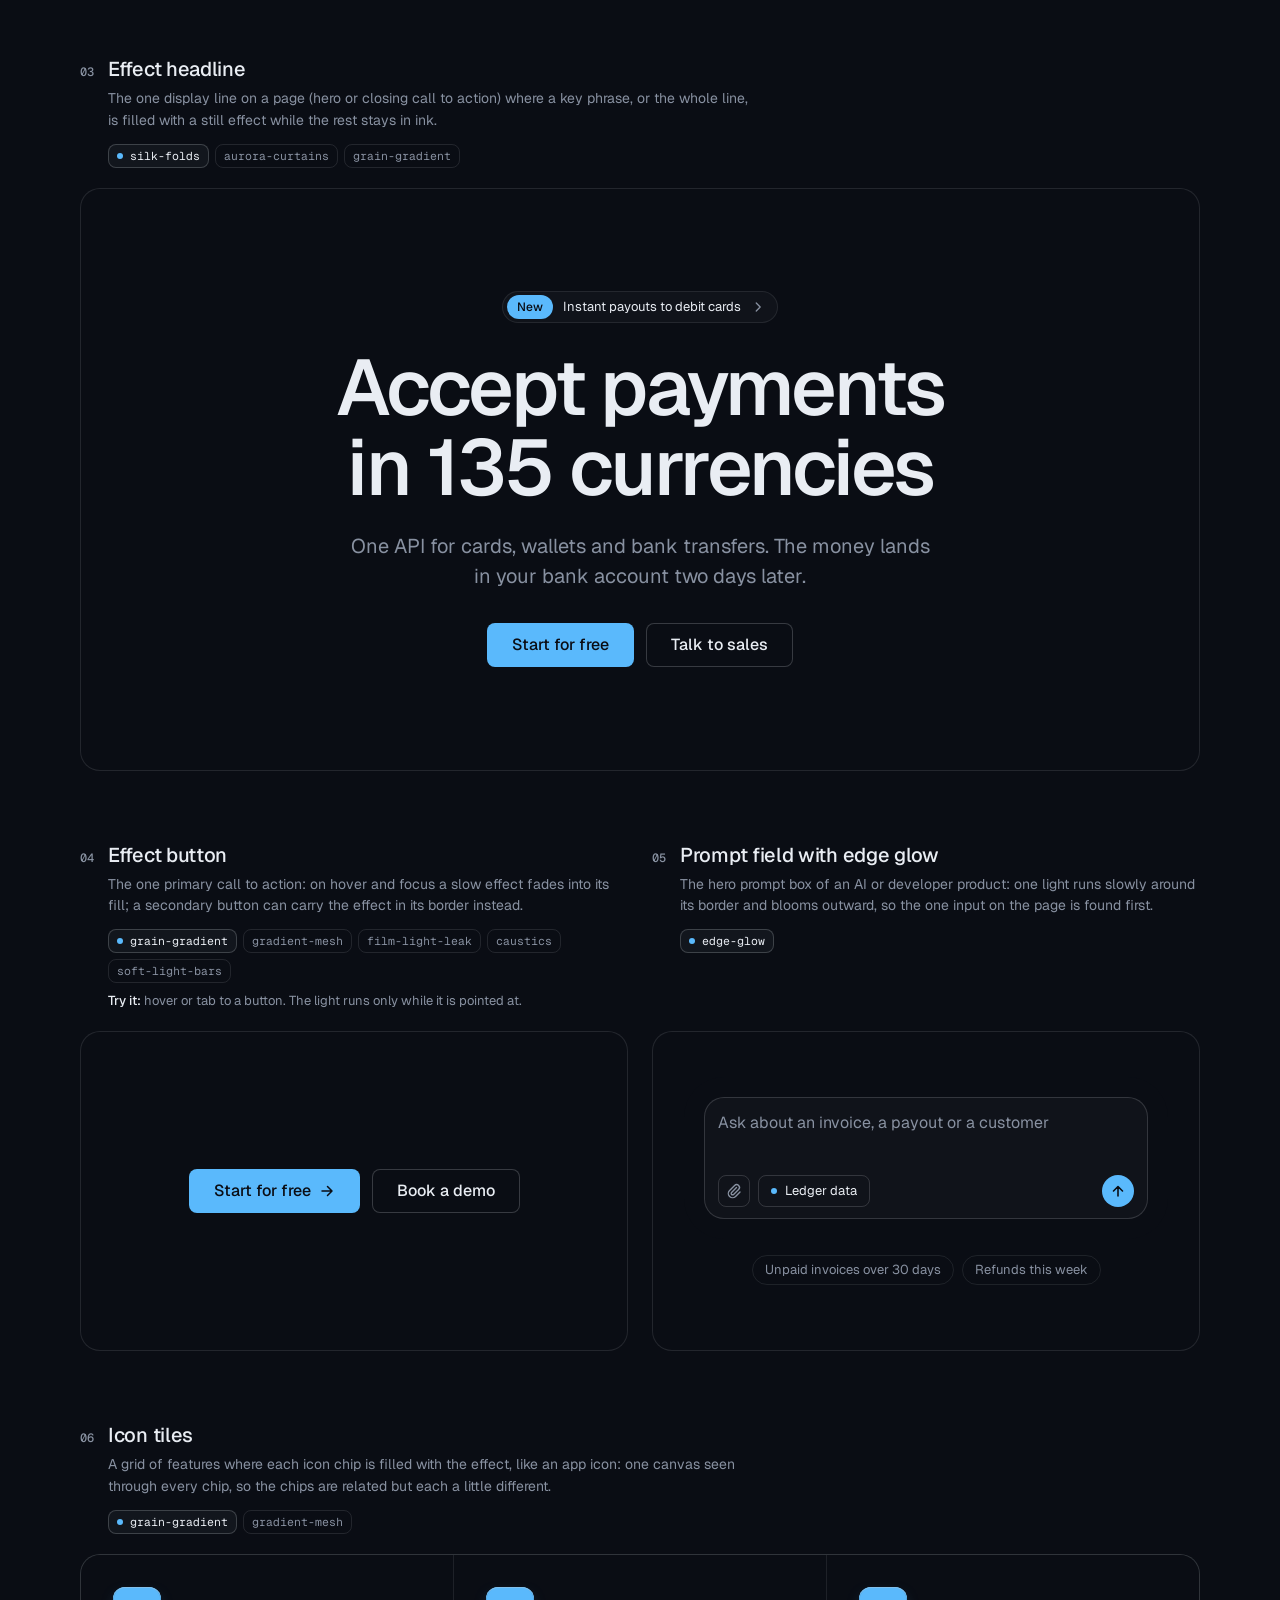
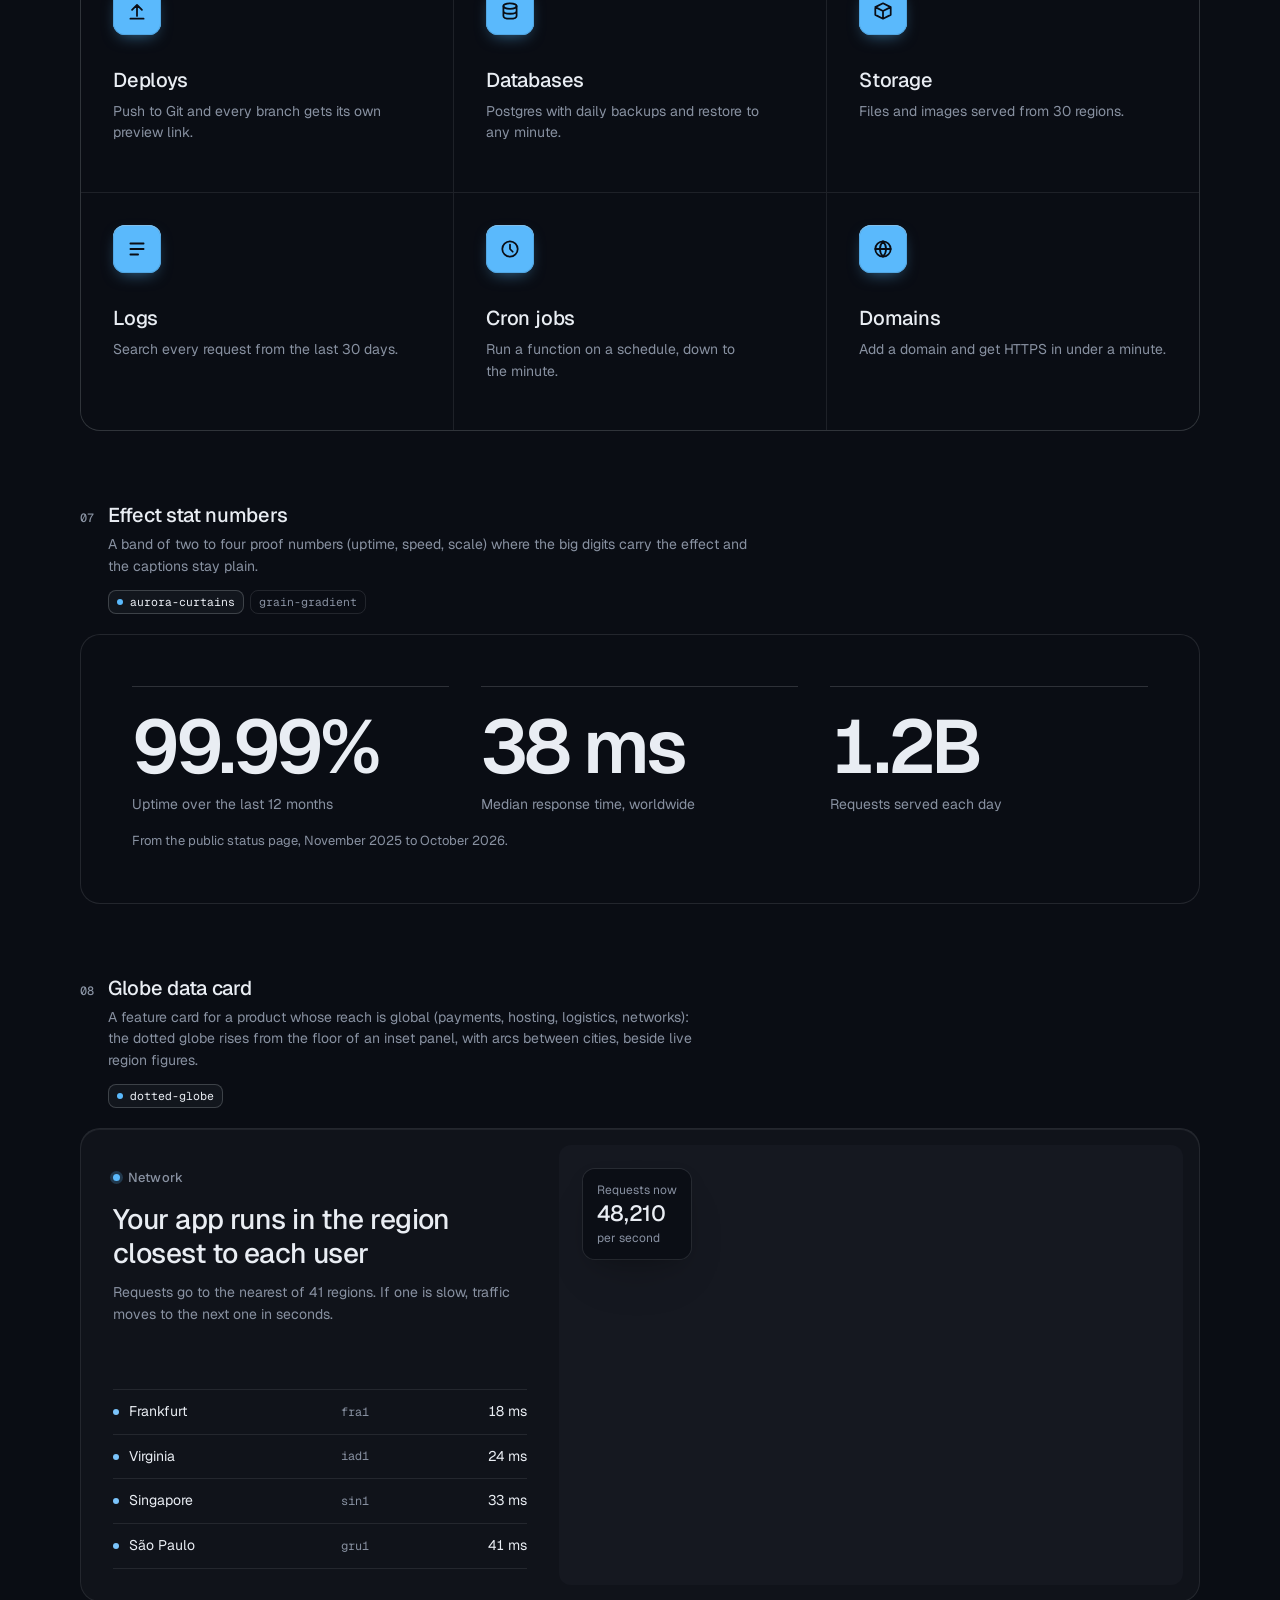
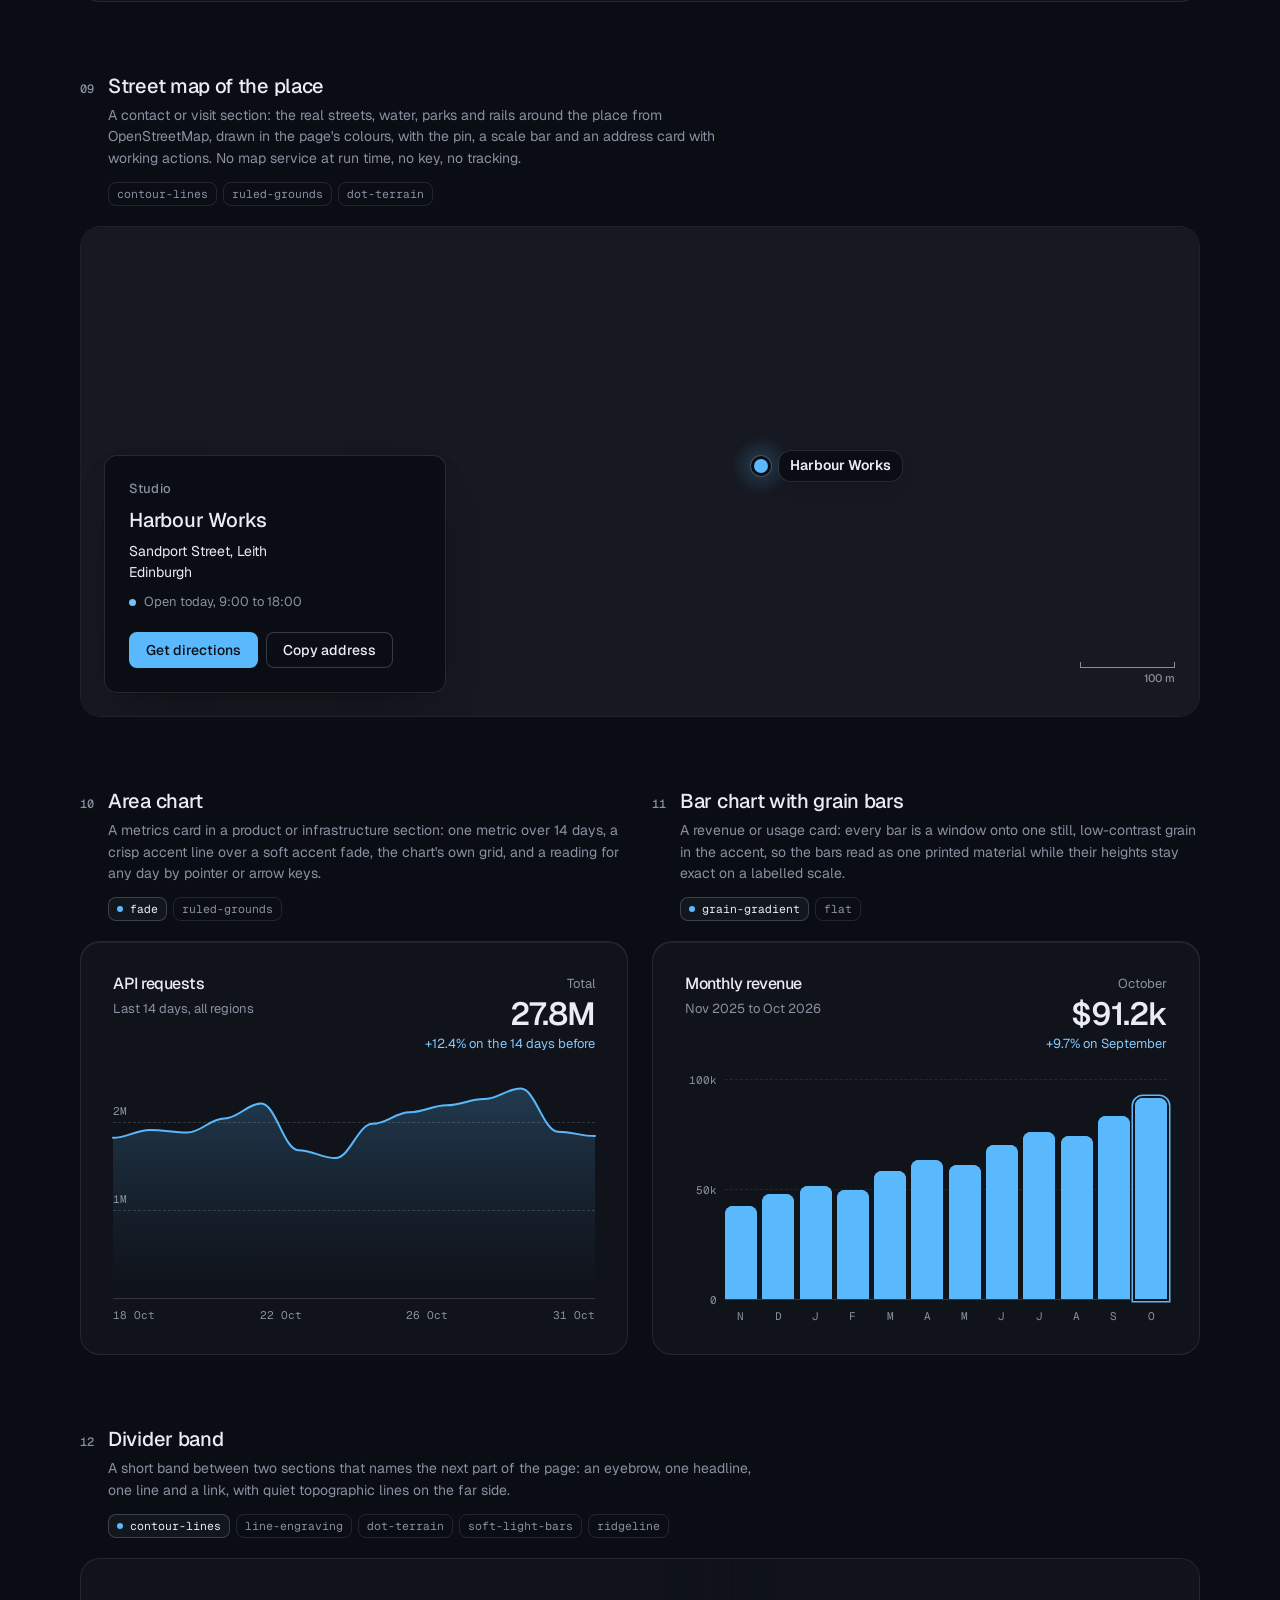
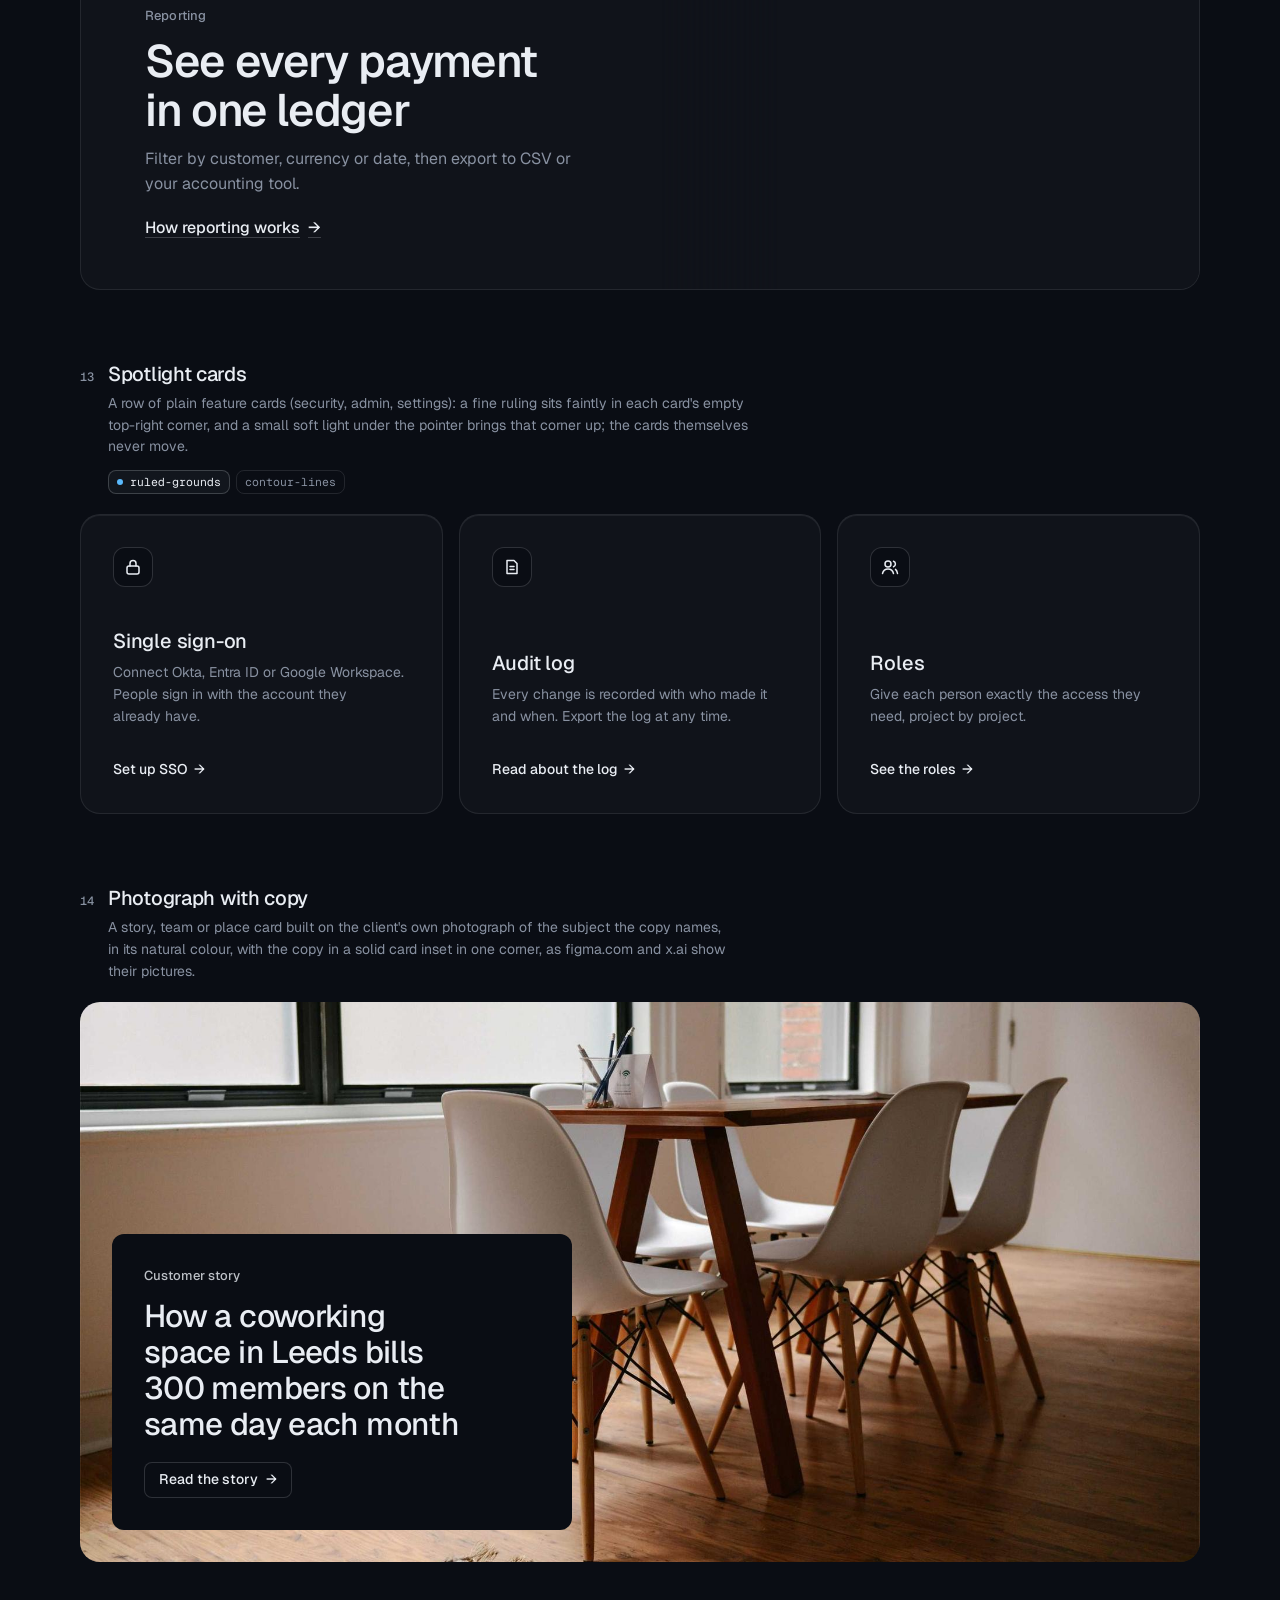
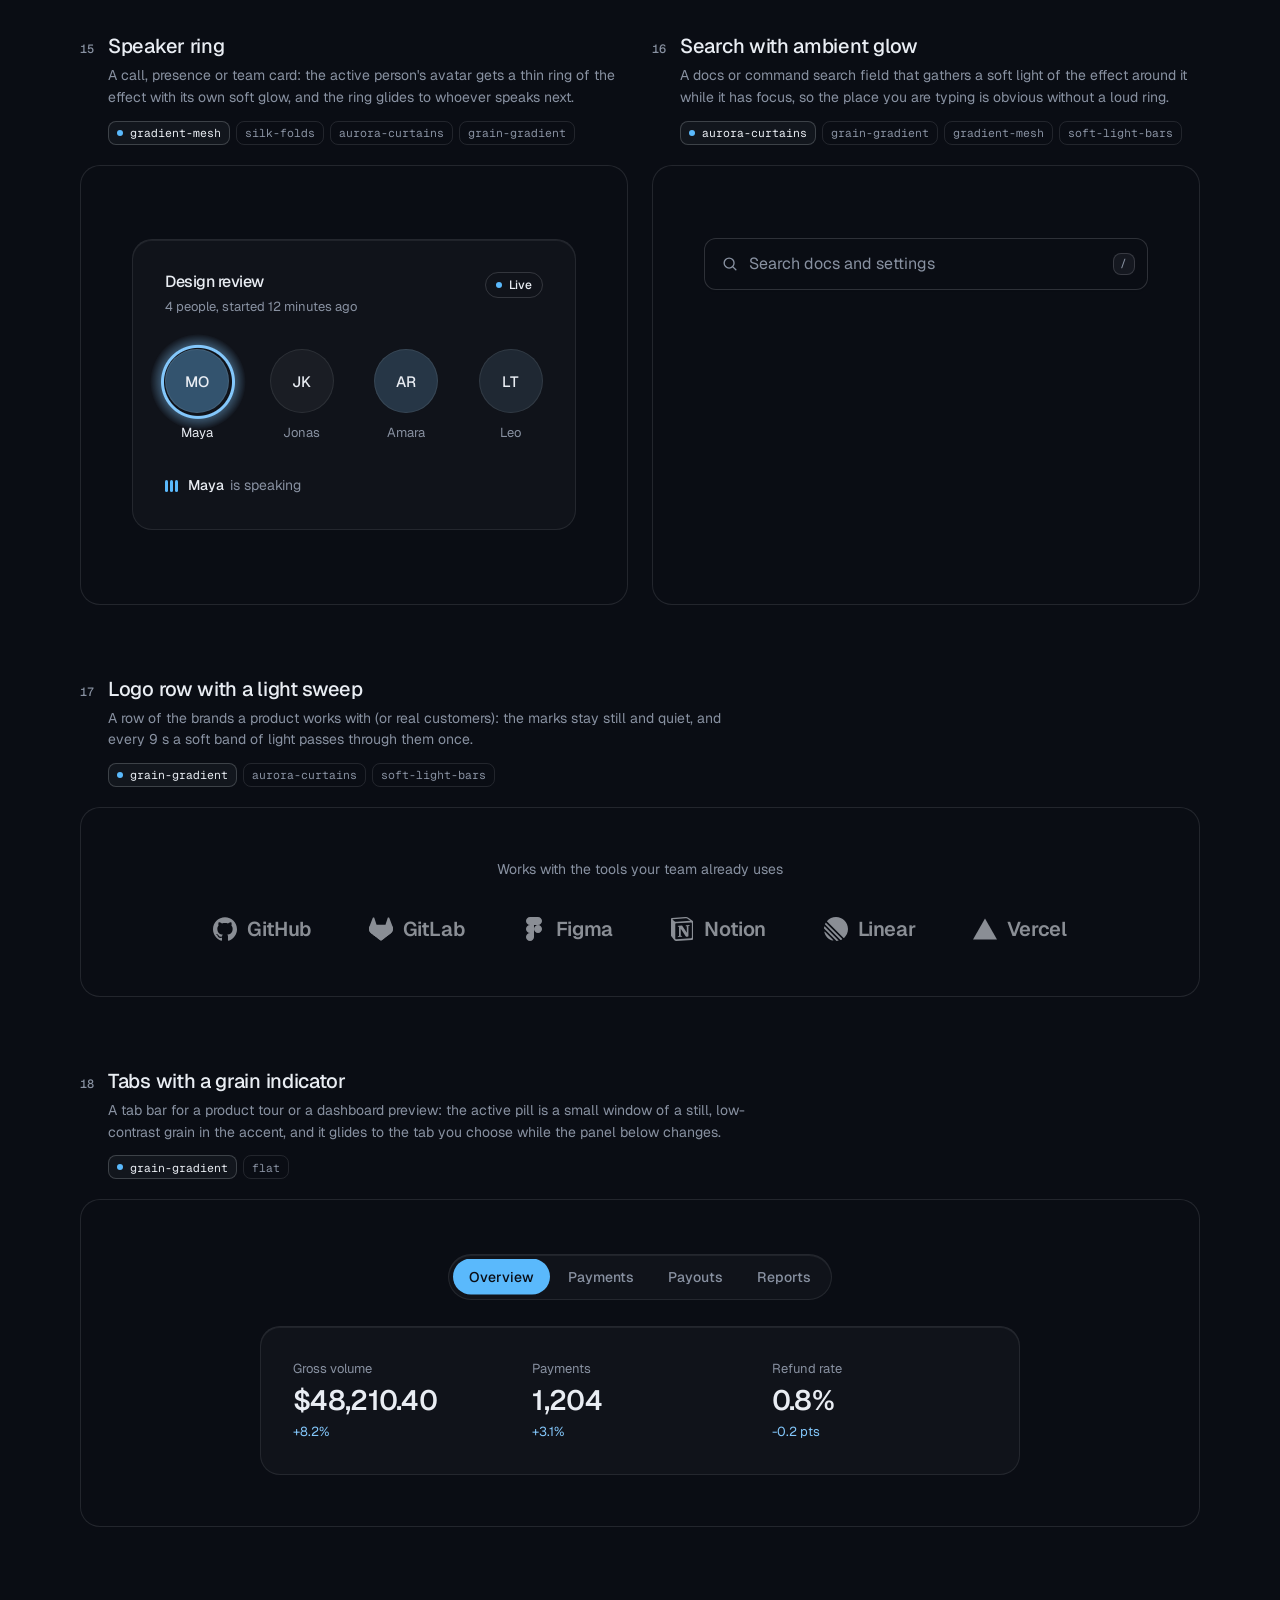
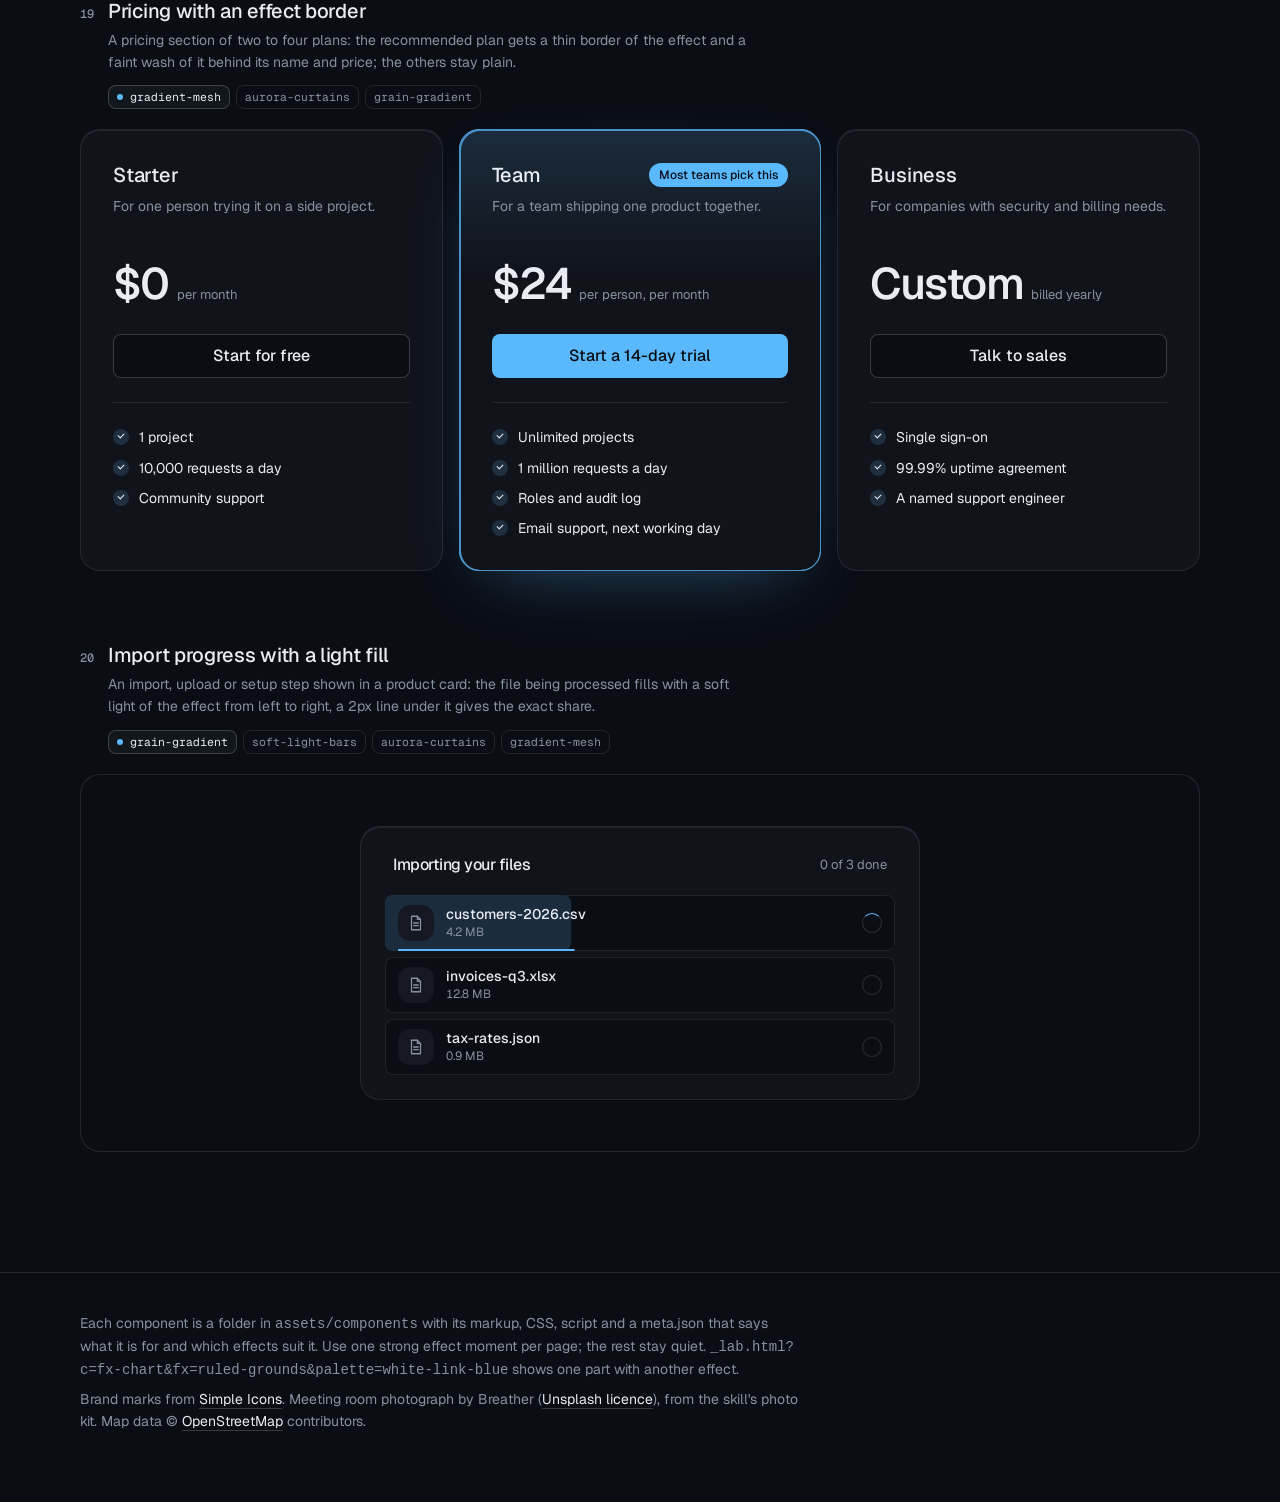
<file: .claude/skills/design-taste-frontend/assets/components/index.html>
<!doctype html>
<html lang="en" data-radius="soft">
<head>
<script>window.__tpGlMax = 16;   /* a gallery shows many live effects at once; a page of a site keeps the default 4 (fx.js) */</script>
<meta charset="utf-8">
<meta name="viewport" content="width=device-width, initial-scale=1">
<title>Effect components</title>
<link rel="preconnect" href="https://fonts.googleapis.com">
<link rel="preconnect" href="https://fonts.gstatic.com" crossorigin>
<link href="https://fonts.googleapis.com/css2?family=Geist:wght@100..900&family=Geist+Mono:wght@400..600&display=swap" rel="stylesheet">
<link rel="stylesheet" href="../system.css">
<link rel="stylesheet" href="./base.css">
<style>
  :root {
    --font-display: "Geist", system-ui, sans-serif;
    --font-text: "Geist", system-ui, sans-serif;
    --font-mono: "Geist Mono", ui-monospace, monospace;
    --display-weight: 560;
    --display-tracking: -0.03em;
    --container: 1200px;
  }
  body { min-height: 100vh; }
  .top {
    position: sticky; top: 0; z-index: 50; height: 64px; background: var(--bg);
    border-bottom: 1px solid var(--line);
  }
  .top .container { height: 100%; display: flex; align-items: center; justify-content: space-between; gap: 16px; }
  .brand { display: flex; align-items: center; gap: 10px; font-weight: 560; letter-spacing: -0.01em; }
  .brand small { font: 400 13px/1 var(--font-mono); color: var(--muted); }
  .top nav { display: flex; align-items: center; gap: 20px; }
  .top nav a.link { font-size: 14px; }
  .swatches { display: flex; gap: 4px; padding: 3px; border: 1px solid var(--line); border-radius: 999px; background: var(--bg); }
  .swatches button {
    width: 30px; height: 30px; border-radius: 999px; border: 0; padding: 0; cursor: pointer; position: relative;
    background: var(--sw-bg);
  }
  .swatches button::after {
    content: ""; position: absolute; inset: 9px; border-radius: 999px; background: var(--sw-accent);
    box-shadow: 0 0 0 1px color-mix(in oklab, var(--sw-ink) 25%, transparent);
  }
  .swatches button[aria-pressed="true"] { box-shadow: 0 0 0 2px var(--ink); }
  .swatches button:focus-visible { outline-offset: 3px; }

  .intro { padding-block: 64px 40px; display: grid; grid-template-columns: minmax(0, 6fr) minmax(0, 6fr); gap: 48px; align-items: end; }
  .intro h1 { font-size: clamp(34px, 2.2vw + 18px, 52px); line-height: 1.05; max-width: 15ch; }
  .intro p { margin-top: 16px; color: var(--muted); font-size: var(--t-body); line-height: 1.55; max-width: 52ch; }
  .index { display: flex; flex-wrap: wrap; gap: 6px; justify-content: flex-start; }
  @media (max-width: 1023px) { .intro { grid-template-columns: minmax(0, 1fr); gap: 28px; } }
  .index a {
    display: inline-flex; align-items: center; gap: 8px; height: 30px; padding: 0 11px; border-radius: 999px;
    border: 1px solid var(--line); font-size: 13px; color: var(--ink);
    transition: border-color var(--dur) var(--ease), background-color var(--dur) var(--ease);
  }
  .index a span { font-family: var(--font-mono); font-size: 11px; color: var(--muted); }
  .index a:hover { border-color: var(--line-strong); background: color-mix(in oklab, var(--ink) 4%, var(--bg)); }

  /* every part spans two rows of the list (its notes, its stage) as a subgrid, so the two parts of a
     half-width pair share one notes height and one stage height: their stages start and end level */
  .list { display: grid; grid-template-columns: repeat(2, minmax(0, 1fr)); column-gap: 24px; row-gap: 0; padding-bottom: 120px; }
  .sc { grid-column: 1 / -1; grid-row: span 2; display: grid; grid-template-rows: subgrid; row-gap: 20px; min-width: 0; scroll-margin-top: 88px; padding-top: 72px; }
  .sc:first-child { padding-top: 0; }
  .sc.is-half { grid-column: auto; }
  .sc.is-half .sc__stage:not(.is-center) { display: grid; }
  .sc__meta { display: grid; grid-template-columns: auto 1fr; column-gap: 14px; row-gap: 6px; align-items: baseline; align-content: start; }
  .sc__note { grid-column: 2; margin: 2px 0 0; font-size: 13px; color: var(--muted); }
  .sc__note::before { content: "Try it: "; color: var(--ink); font-weight: 500; }
  .sc__no { font: 500 12px/1 var(--font-mono); color: var(--muted); padding-top: 2px; }
  .sc__name { font: 500 20px/1.25 var(--font-text); letter-spacing: -0.015em; margin: 0; }
  .sc__for { grid-column: 2; color: var(--muted); font-size: 14px; line-height: 1.55; max-width: 72ch; margin: 0; }
  .sc__fx { grid-column: 2; display: flex; flex-wrap: wrap; gap: 6px; margin-top: 6px; }
  .sc__fx li {
    font: 400 11.5px/1 var(--font-mono); color: var(--muted); height: 24px; display: inline-flex; align-items: center;
    padding: 0 8px; border-radius: var(--r-sm); border: 1px solid var(--line);
  }
  .sc__fx li.is-on { color: var(--ink); border-color: var(--line-strong); background: color-mix(in oklab, var(--ink) 5%, var(--bg)); }
  .sc__fx li.is-on::before { content: ""; width: 6px; height: 6px; border-radius: 99px; background: var(--accent); margin-right: 7px; }
  .sc__stage {
    position: relative; min-width: 0; border: 1px solid var(--line); border-radius: var(--r-lg);
    padding: clamp(20px, 4vw, 56px); background: var(--bg);
  }
  .sc__stage.is-tall { padding-block: clamp(56px, 8vw, 120px); }
  .sc__stage.is-flush { padding: 0; border: 0; }
  .sc__stage.is-center { display: grid; place-items: center; min-height: 320px; }
  /* one object, at a size a page would give it */
  #fx-dither-object .sc__stage { display: grid; justify-items: center; }
  #fx-dither-object .cx-obj { width: min(100%, 720px); }
  .sc__pick { grid-column: 2; display: flex; flex-wrap: wrap; gap: 4px; margin-top: 8px; }
  .sc__pick button {
    height: 30px; padding: 0 12px; border-radius: 999px; border: 1px solid var(--line); background: var(--bg);
    font: 500 13px/1 var(--font-text); color: var(--muted); cursor: pointer;
  }
  .sc__pick button:hover { color: var(--ink); border-color: var(--line-strong); }
  .sc__pick button[aria-pressed="true"] { color: var(--ink); border-color: var(--line-strong); background: color-mix(in oklab, var(--ink) 6%, var(--bg)); }
  /* the search list opens below its field: leave it room inside the frame */
  #fx-search .sc__stage { min-height: 440px; place-items: start center; padding-top: 72px; }
  .sc__stage:empty::after { content: "Loading"; color: var(--muted); font-size: 13px; }

  .foot { border-top: 1px solid var(--line); padding: 40px 0 64px; color: var(--muted); font-size: 14px; }
  .foot p { max-width: 80ch; margin: 0 0 8px; }
  .foot a { color: var(--ink); text-decoration: underline; text-decoration-color: var(--line-strong); text-underline-offset: 4px; }

  @media (max-width: 899px) {
    .list { grid-template-columns: minmax(0, 1fr); }
    .sc.is-half { grid-column: 1 / -1; }
    .top nav a.link { display: none; }
  }
  @media (max-width: 639px) {
    .intro { padding-block: 48px 32px; }
    .sc { padding-top: 48px; }
    .sc__meta { grid-template-columns: 1fr; }
    .sc__no { display: none; }
    .sc__for, .sc__fx, .sc__note, .sc__pick { grid-column: 1; }
    .sc__stage.is-center { min-height: 240px; }
    .brand small { display: none; }
  }
</style>
</head>
<body>
<header class="top">
  <div class="container">
    <div class="brand">Effect components <small id="count"></small></div>
    <nav aria-label="Palette and links">
      <a class="link" href="../effects/gallery.html">Effects library</a>
      <div class="swatches" id="swatches" role="group" aria-label="Page palette"></div>
    </nav>
  </div>
</header>

<main>
  <section class="intro container">
    <div>
      <h1>Effects as parts of the page, not only behind it</h1>
      <p id="lede">Feature cards, real objects drawn in dither, type, numbers, buttons, borders, icons, a street map of the real place, a globe, charts and a photograph in its own colours. Every part takes its colours from the page palette: switch it at the top right. Parts that loop have a pause button.</p>
    </div>
    <nav class="index" id="index" aria-label="Components"></nav>
  </section>
  <div class="container list" id="list"></div>
</main>

<footer class="foot">
  <div class="container">
    <p>Each component is a folder in <code>assets/components</code> with its markup, CSS, script and a meta.json that says what it is for and which effects suit it. Use one strong effect moment per page; the rest stay quiet. <code>_lab.html?c=fx-chart&amp;fx=ruled-grounds&amp;palette=white-link-blue</code> shows one part with another effect.</p>
    <p>Brand marks from <a href="https://simpleicons.org/">Simple Icons</a>. Meeting room photograph by Breather (<a href="https://unsplash.com/photos/DEdM9Vs6s8w">Unsplash licence</a>), from the skill's photo kit. Map data © <a href="https://www.openstreetmap.org/copyright">OpenStreetMap</a> contributors.</p>
  </div>
</footer>

<script type="module">
  import fx from '../effects/fx.js';

  // component id, layout and stage style, in page order
  const COMPONENTS = [
    { id: 'fx-feature-card', stage: 'is-flush' },
    { id: 'fx-dither-object', stage: 'is-flush', note: 'pick an object, then point at it and move across: sound rings out of the cups, the seat swivels, the lens zooms, the rotors spin up and the drone lifts off. One object is live at a time, as on a real page.' },
    { id: 'fx-headline', stage: 'is-tall' },
    { id: 'fx-button', half: true, stage: 'is-center', note: 'hover or tab to a button. The light runs only while it is pointed at.' },
    { id: 'fx-prompt', half: true, stage: 'is-center' },
    { id: 'fx-icon-tiles', stage: 'is-flush' },
    { id: 'fx-stat' },
    { id: 'fx-globe', stage: 'is-flush' },
    { id: 'fx-map', stage: 'is-flush' },
    { id: 'fx-chart', half: true, stage: 'is-flush' },
    { id: 'fx-bars', half: true, stage: 'is-flush' },
    { id: 'fx-band', stage: 'is-flush' },
    { id: 'fx-spotlight', stage: 'is-flush' },
    { id: 'fx-photo', stage: 'is-flush' },
    { id: 'fx-avatar', half: true, stage: 'is-center' },
    { id: 'fx-search', half: true, stage: 'is-center' },
    { id: 'fx-logos' },
    { id: 'fx-tabs' },
    { id: 'fx-pricing', stage: 'is-flush' },
    { id: 'fx-progress', stage: 'is-center' },
  ];

  const PALETTES = [
    { id: 'blue-black-cornflower', name: 'Night, cornflower', bg: '#0a0d14', surface: '#131824', ink: '#e9edf3', muted: '#8891a1', accent: '#5ab9fc', accentInk: '#0a0d14' },
    { id: 'graphite-safety-orange', name: 'Graphite, orange', bg: '#18191b', surface: '#222427', ink: '#eff0f1', muted: '#9c9ea3', accent: '#ff4a1f', accentInk: '#18191b' },
    { id: 'white-link-blue', name: 'White, blue', bg: '#ffffff', surface: '#f4f4f4', ink: '#111111', muted: '#6b6b6b', accent: '#1a4be0', accentInk: '#ffffff' },
    { id: 'moss-sand', name: 'Sand, moss', bg: '#ddd6c6', surface: '#d2cab8', ink: '#2a2a26', muted: '#59574e', accent: '#4f6238', accentInk: '#ffffff' },
    { id: 'cobalt-field', name: 'Cobalt field', bg: '#0034eb', surface: '#002fd6', ink: '#ffffff', muted: '#dfe4f2', accent: '#e9e34a', accentInk: '#111111' },
  ];

  const q = new URLSearchParams(location.search);
  if (q.has('time')) fx.setClock(+q.get('time'));
  if (q.has('fallback')) fx.config.forceFallback = true;
  const only = q.get('only') ? q.get('only').split(',') : null;
  const list = document.getElementById('list');
  const index = document.getElementById('index');
  const swatches = document.getElementById('swatches');

  /*
    The budget: a laptop's integrated GPU shares its memory with everything else, so this page never
    holds more than 4 live WebGL contexts. A part is started when it comes near the viewport and
    destroyed when it leaves it; still parts draw once and free their context; fx.js frees any idle
    off-screen context past 4. liveGL() counts the contexts that are open right now.
  */
  fx.config.maxLive = 4;
  const contexts = new Set();
  let peakGL = 0;
  const getContext = HTMLCanvasElement.prototype.getContext;
  HTMLCanvasElement.prototype.getContext = function (type, ...rest) {
    const c = getContext.call(this, type, ...rest);
    if (c && /webgl/i.test(type) && !contexts.has(c)) { contexts.add(c); peakGL = Math.max(peakGL, liveGL()); }
    return c;
  };
  function liveGL() {
    for (const c of contexts) if (c.isContextLost()) contexts.delete(c);
    return contexts.size;
  }

  // the dither object: one live at a time, switched here (a real page shows one object)
  const OBJECTS = {
    headphones: ['Headphones', 'Over-ear, wireless'],
    chair: ['Office chair', 'Swivel seat on five castors'],
    camera: ['Camera', 'Mirrorless, with a zoom lens'],
    drone: ['Drone', 'Four rotors and a camera'],
  };
  let object = OBJECTS[q.get('object')] ? q.get('object') : 'headphones';
  // print (ordered dither, the default) or studio (a smooth shaded render: no picker until it is anti-aliased; ?render=studio)
  let render = q.get('render') === 'studio' ? 'studio' : 'print';

  function applyPalette(p) {
    const c = fx.color;
    const action = c.contrast(p.accent, p.bg) >= 2.2 ? p.accent : p.ink;
    const actionInk = action === p.accent ? p.accentInk : p.bg;
    const s = document.documentElement.style;
    const set = (k, v) => s.setProperty(k, v);
    set('--p-bg', p.bg); set('--p-surface', p.surface); set('--p-ink', p.ink); set('--p-muted', p.muted);
    set('--p-accent', p.accent); set('--p-accent-ink', p.accentInk); set('--p-action', action); set('--p-action-ink', actionInk);
    document.documentElement.style.colorScheme = c.isDark(p.bg) ? 'dark' : 'light';
    for (const b of swatches.children) b.setAttribute('aria-pressed', String(b.dataset.id === p.id));
  }

  async function load(entry) {
    const base = `./${entry.id}/`;
    const [meta, html, mod] = await Promise.all([
      fetch(base + 'meta.json').then(r => (r.ok ? r.json() : null)),
      fetch(base + 'component.html').then(r => (r.ok ? r.text() : null)),
      import(base + 'component.js').catch(err => { console.warn(entry.id, err); return null; }),
    ]).catch(() => [null, null, null]);
    if (!meta || !html || !mod) return null;
    const link = document.createElement('link');
    link.rel = 'stylesheet';
    link.href = base + 'component.css';
    document.head.append(link);
    await new Promise(r => { link.onload = link.onerror = r; });
    return { ...entry, meta, html, mod };
  }

  function section(e, n) {
    const s = document.createElement('section');
    s.className = 'sc' + (e.half ? ' is-half' : '');
    s.id = e.id;
    const fxList = (e.meta.effects || []).map(id => `<li class="${id === e.meta.default ? 'is-on' : ''}">${id}</li>`).join('');
    const pick = e.id === 'fx-dither-object'
      ? `<div class="sc__pick" role="group" aria-label="Object">${Object.keys(OBJECTS).map(k => `<button type="button" data-object="${k}" aria-pressed="${k === object}">${OBJECTS[k][0]}</button>`).join('')}</div>`
      : '';
    s.innerHTML = `
      <div class="sc__meta">
        <span class="sc__no">${String(n).padStart(2, '0')}</span>
        <h2 class="sc__name">${e.meta.name}</h2>
        <p class="sc__for">${e.meta.for}</p>
        ${fxList ? `<ul class="sc__fx" aria-label="Effects that suit it">${fxList}</ul>` : ''}
        ${pick}
        ${e.note ? `<p class="sc__note">${e.note}</p>` : ''}
      </div>
      <div class="sc__stage ${e.stage || ''}"></div>`;
    return s;
  }

  // the markup is placed at once (the page keeps its full height); the scripts run only near the viewport
  function markup(e) {
    const stage = e.section.querySelector('.sc__stage');
    stage.innerHTML = e.html;
    if (e.id === 'fx-dither-object') {
      const fig = stage.querySelector('.cx-obj');
      fig.dataset.cxObject = object;
      if (render === 'studio') fig.dataset.cxRender = 'studio'; else delete fig.dataset.cxRender;
      fig.querySelector('.cx-obj__stage').removeAttribute('aria-label');
    }
    return stage;
  }
  function start(e) {
    if (e.ctrl) return;
    const stage = markup(e);
    try { e.ctrl = e.mod.default(stage.firstElementChild || stage) || { destroy() {} }; } catch (err) { console.error(e.id, err); e.ctrl = { destroy() {} }; }
  }
  function stop(e) {
    if (!e.ctrl) return;
    try { e.ctrl.destroy?.(); } catch (err) { console.warn(e.id, err); }
    fx.unmountAll(e.section);
    e.ctrl = null;
  }

  function setPalette(p, entries) {
    entries.forEach(stop);
    applyPalette(p);
    try { localStorage.setItem('cx-palette', p.id); } catch (_) {}
    requestAnimationFrame(() => entries.forEach(e => (e.near ? start(e) : markup(e))));
  }

  let saved = null;
  try { saved = localStorage.getItem('cx-palette'); } catch (_) {}
  const first = PALETTES.find(p => p.id === q.get('palette')) || PALETTES.find(p => p.id === saved) || PALETTES[0];
  for (const p of PALETTES) {
    const b = document.createElement('button');
    b.type = 'button';
    b.dataset.id = p.id;
    b.title = p.name;
    b.setAttribute('aria-label', p.name);
    b.style.setProperty('--sw-bg', p.bg);
    b.style.setProperty('--sw-accent', p.accent);
    b.style.setProperty('--sw-ink', p.ink);
    swatches.append(b);
  }
  applyPalette(first);

  const wanted = COMPONENTS.filter(c => !only || only.includes(c.id));
  const entries = (await Promise.all(wanted.map(load))).filter(Boolean);
  document.getElementById('count').textContent = `${entries.length} parts`;
  entries.forEach((e, i) => {
    e.section = section(e, i + 1);
    list.append(e.section);
    markup(e);
    const a = document.createElement('a');
    a.href = '#' + e.id;
    a.innerHTML = `<span>${String(i + 1).padStart(2, '0')}</span>${e.meta.name}`;
    index.append(a);
  });
  await document.fonts.ready;
  const near = new IntersectionObserver(seen => {
    for (const en of seen) {
      const e = entries.find(x => x.section === en.target);
      if (!e) continue;
      e.near = en.isIntersecting;
      if (e.near) start(e); else stop(e);
    }
  }, { rootMargin: '10% 0px' });
  entries.forEach(e => near.observe(e.section));
  setTimeout(() => { document.documentElement.dataset.ready = '1'; }, 1500);

  swatches.addEventListener('click', ev => {
    const b = ev.target.closest('button');
    if (!b) return;
    const p = PALETTES.find(x => x.id === b.dataset.id);
    if (p) setPalette(p, entries);
  });
  list.addEventListener('click', ev => {
    const b = ev.target.closest('[data-object], [data-render]');
    if (!b || !(OBJECTS[b.dataset.object] || b.dataset.render)) return;
    if (b.dataset.render) render = b.dataset.render; else object = b.dataset.object;
    b.parentElement.querySelectorAll('button').forEach(x => x.setAttribute('aria-pressed', String(x === b)));
    const e = entries.find(x => x.id === 'fx-dither-object');
    stop(e);
    if (e.near) start(e); else markup(e);
  });
  window.__cx = {
    entries,
    setPalette: id => setPalette(PALETTES.find(p => p.id === id), entries),
    setObject: k => list.querySelector(`[data-object="${k}"]`)?.click(),
    gl: () => ({ live: liveGL(), peak: peakGL, started: entries.filter(e => e.ctrl).map(e => e.id) }),
  };
</script>

</body>
</html>
</file>
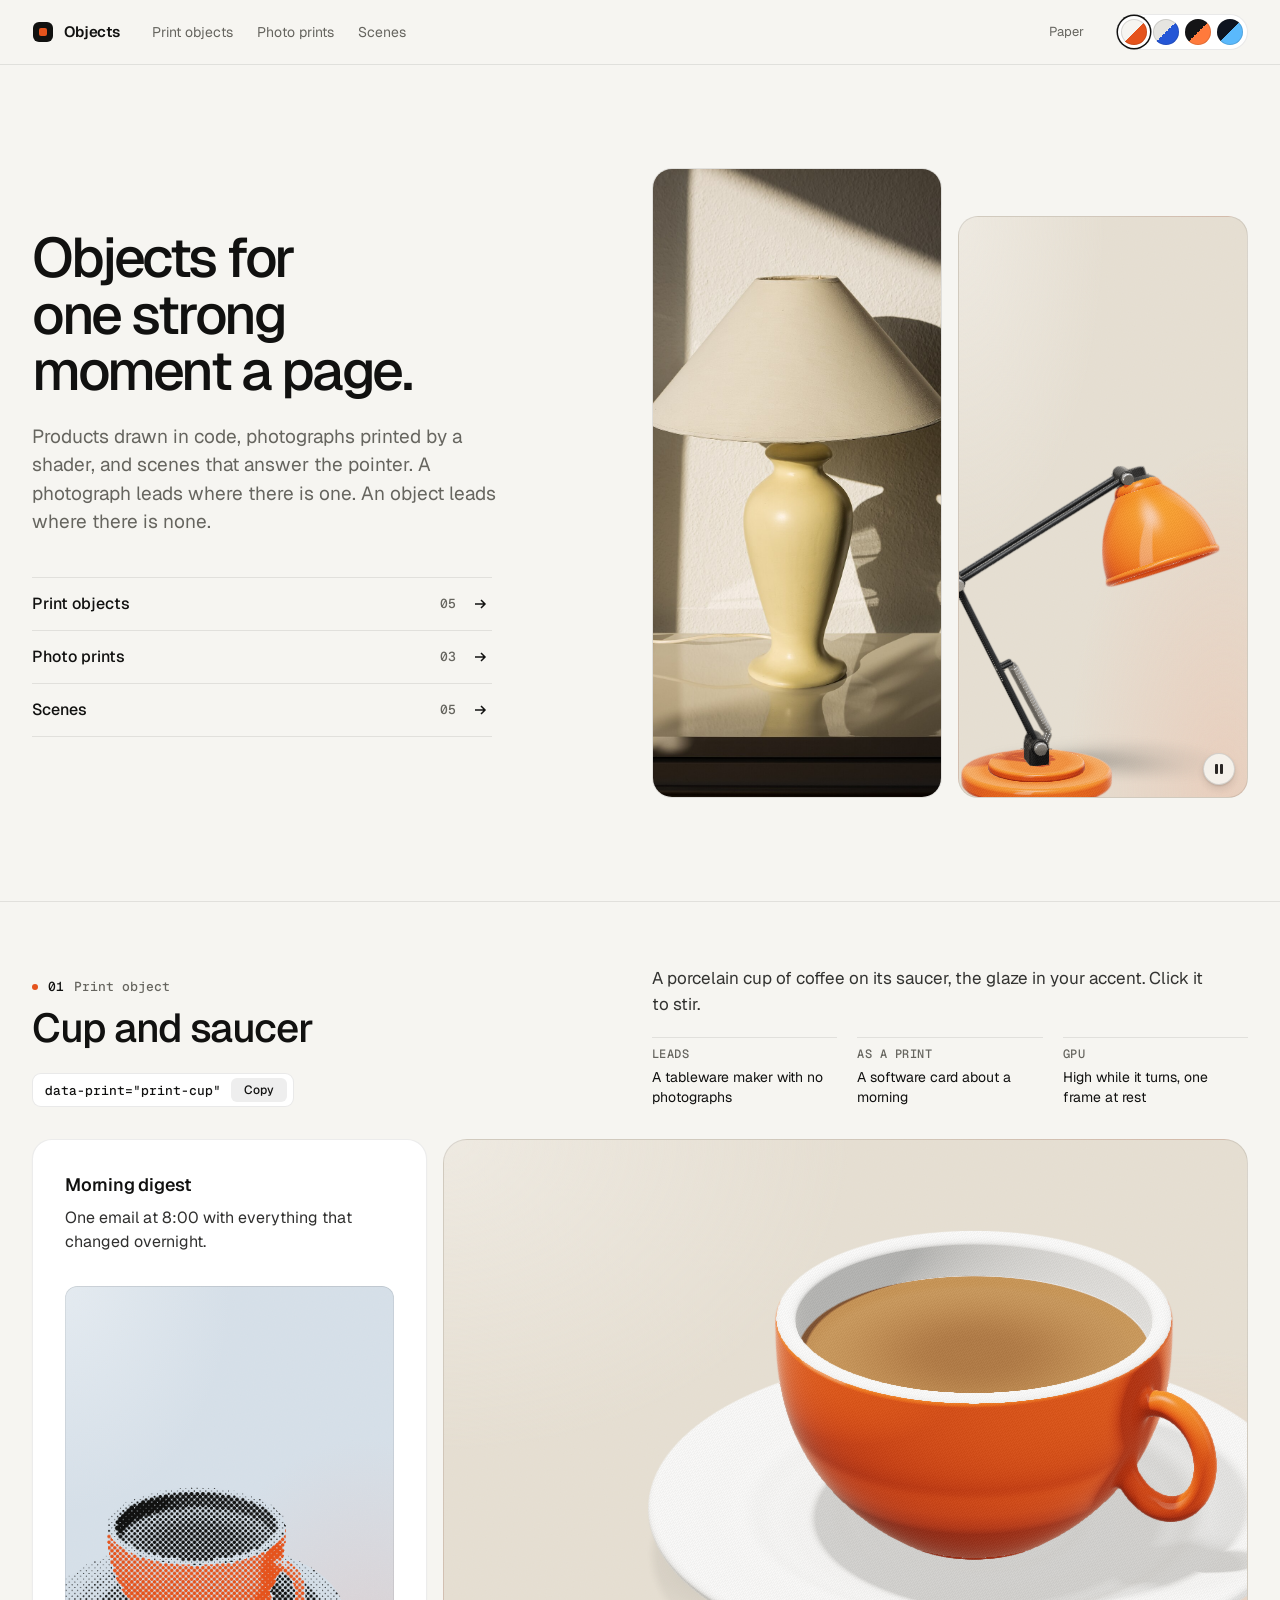
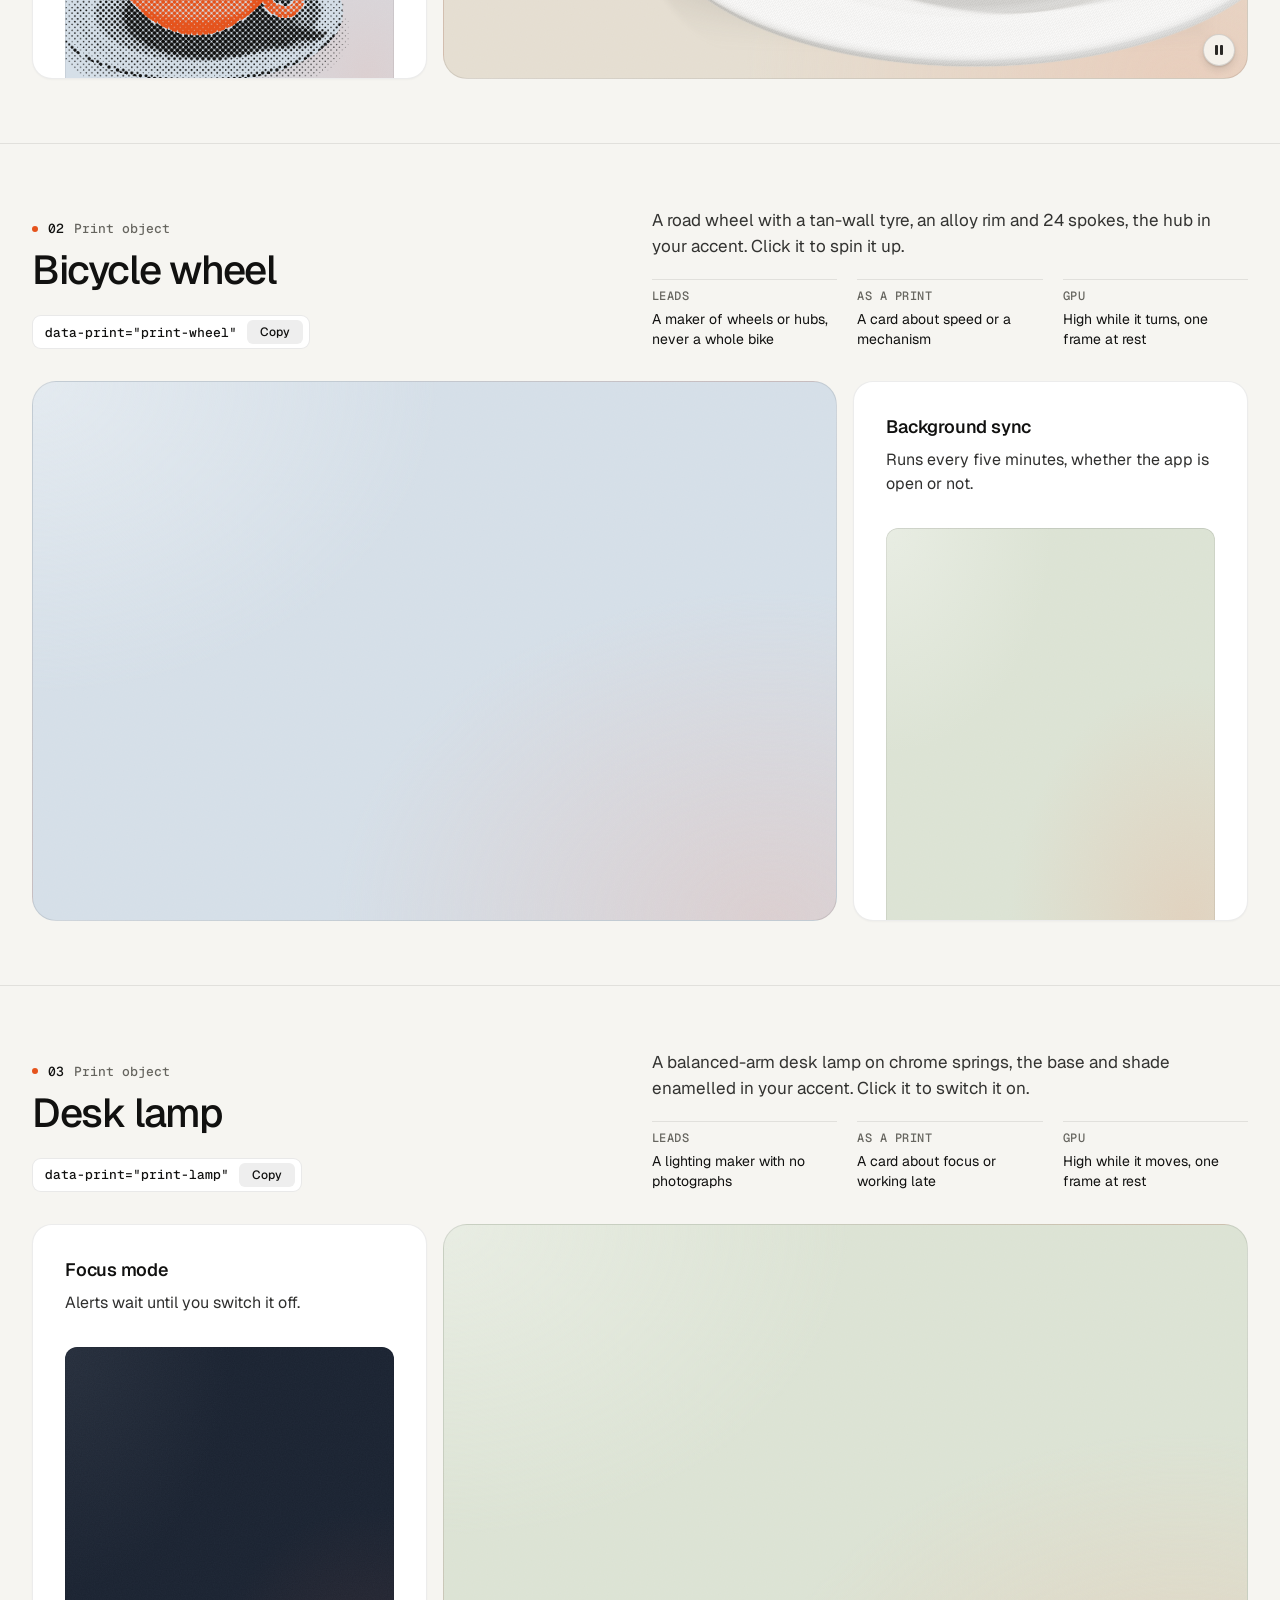
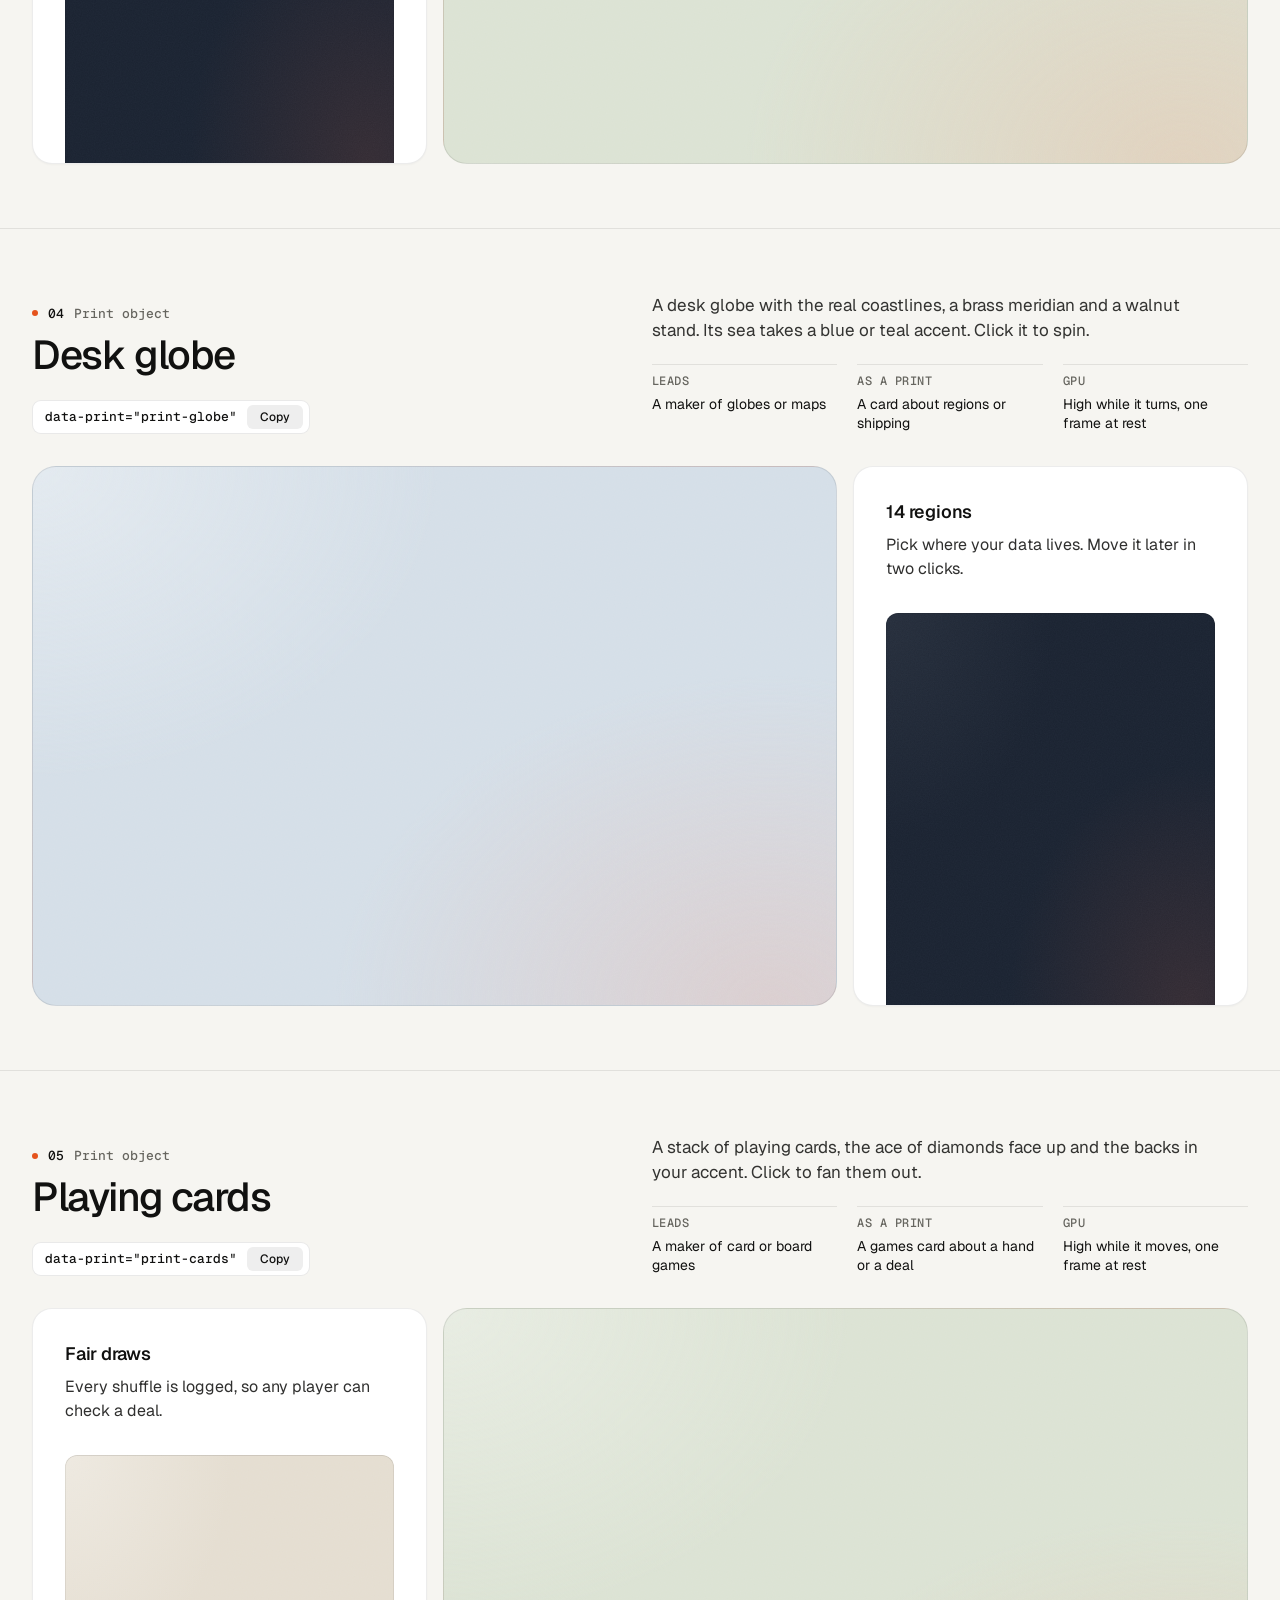
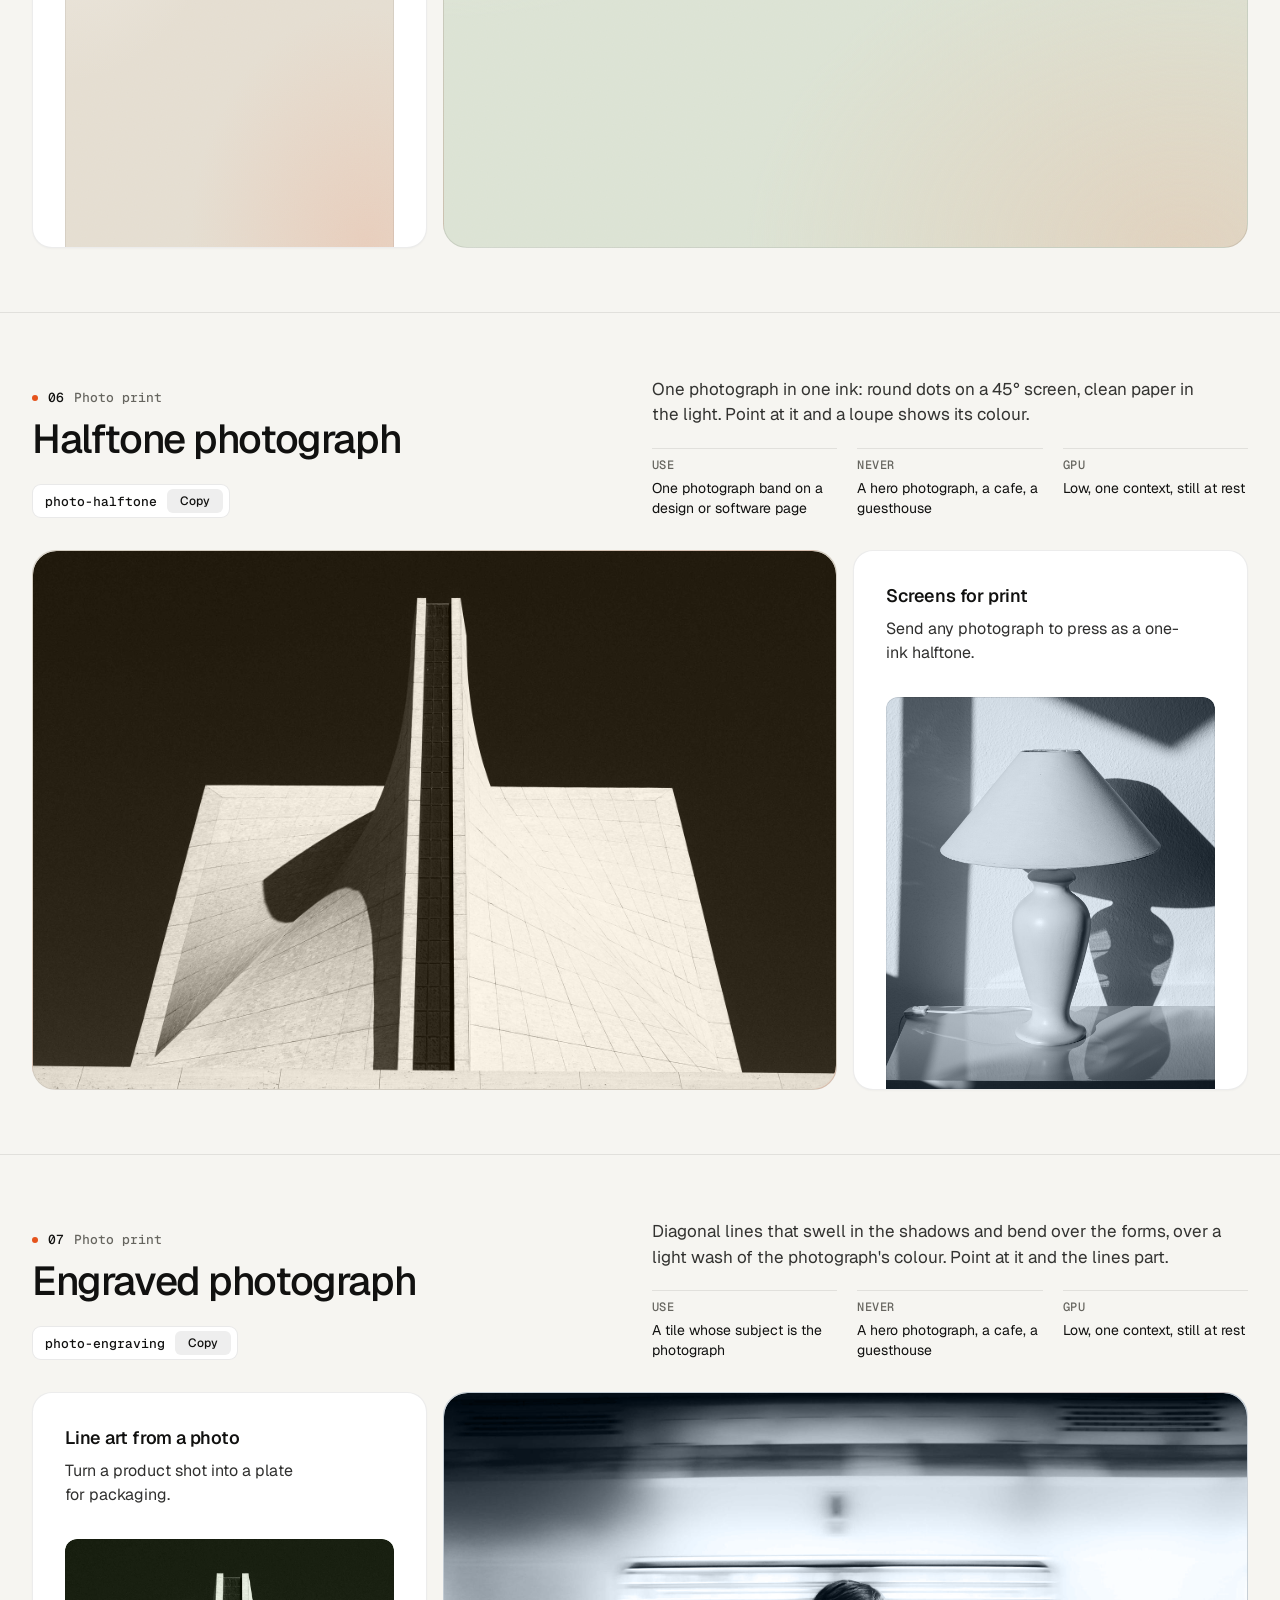
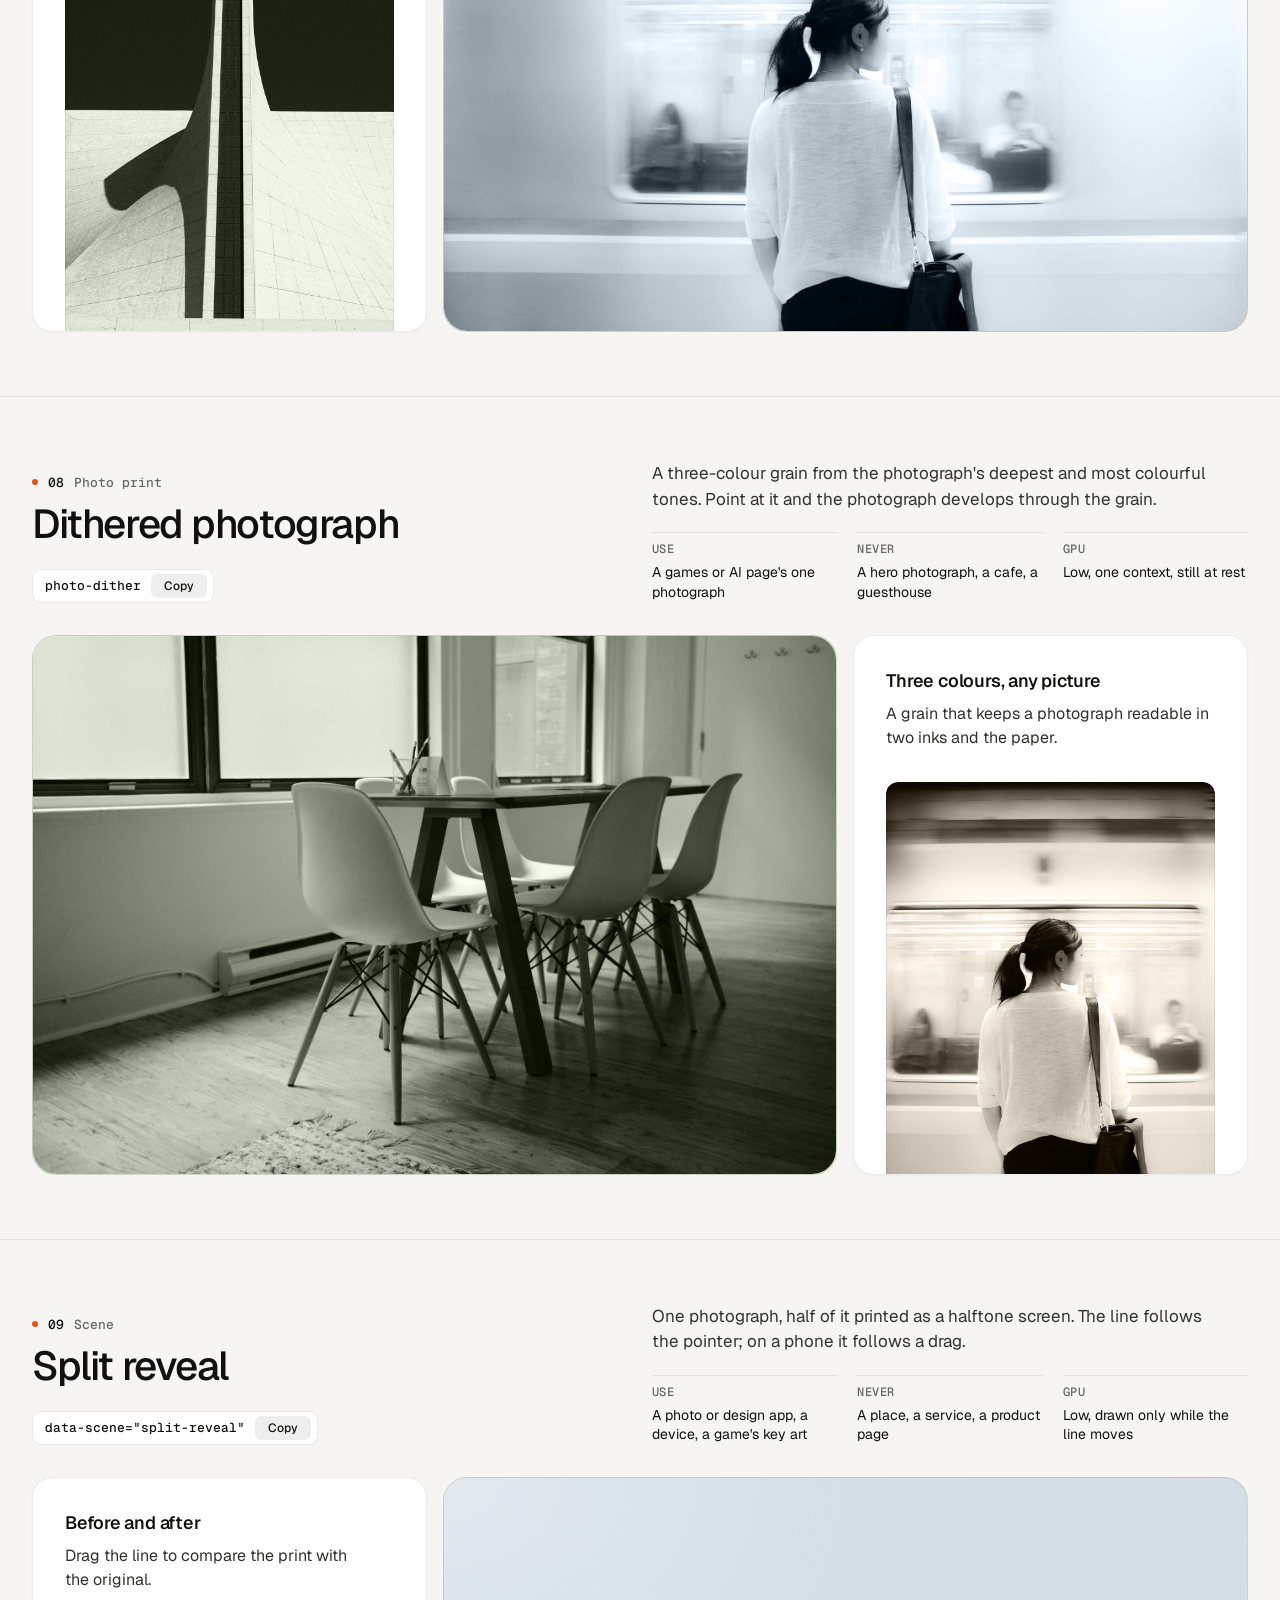
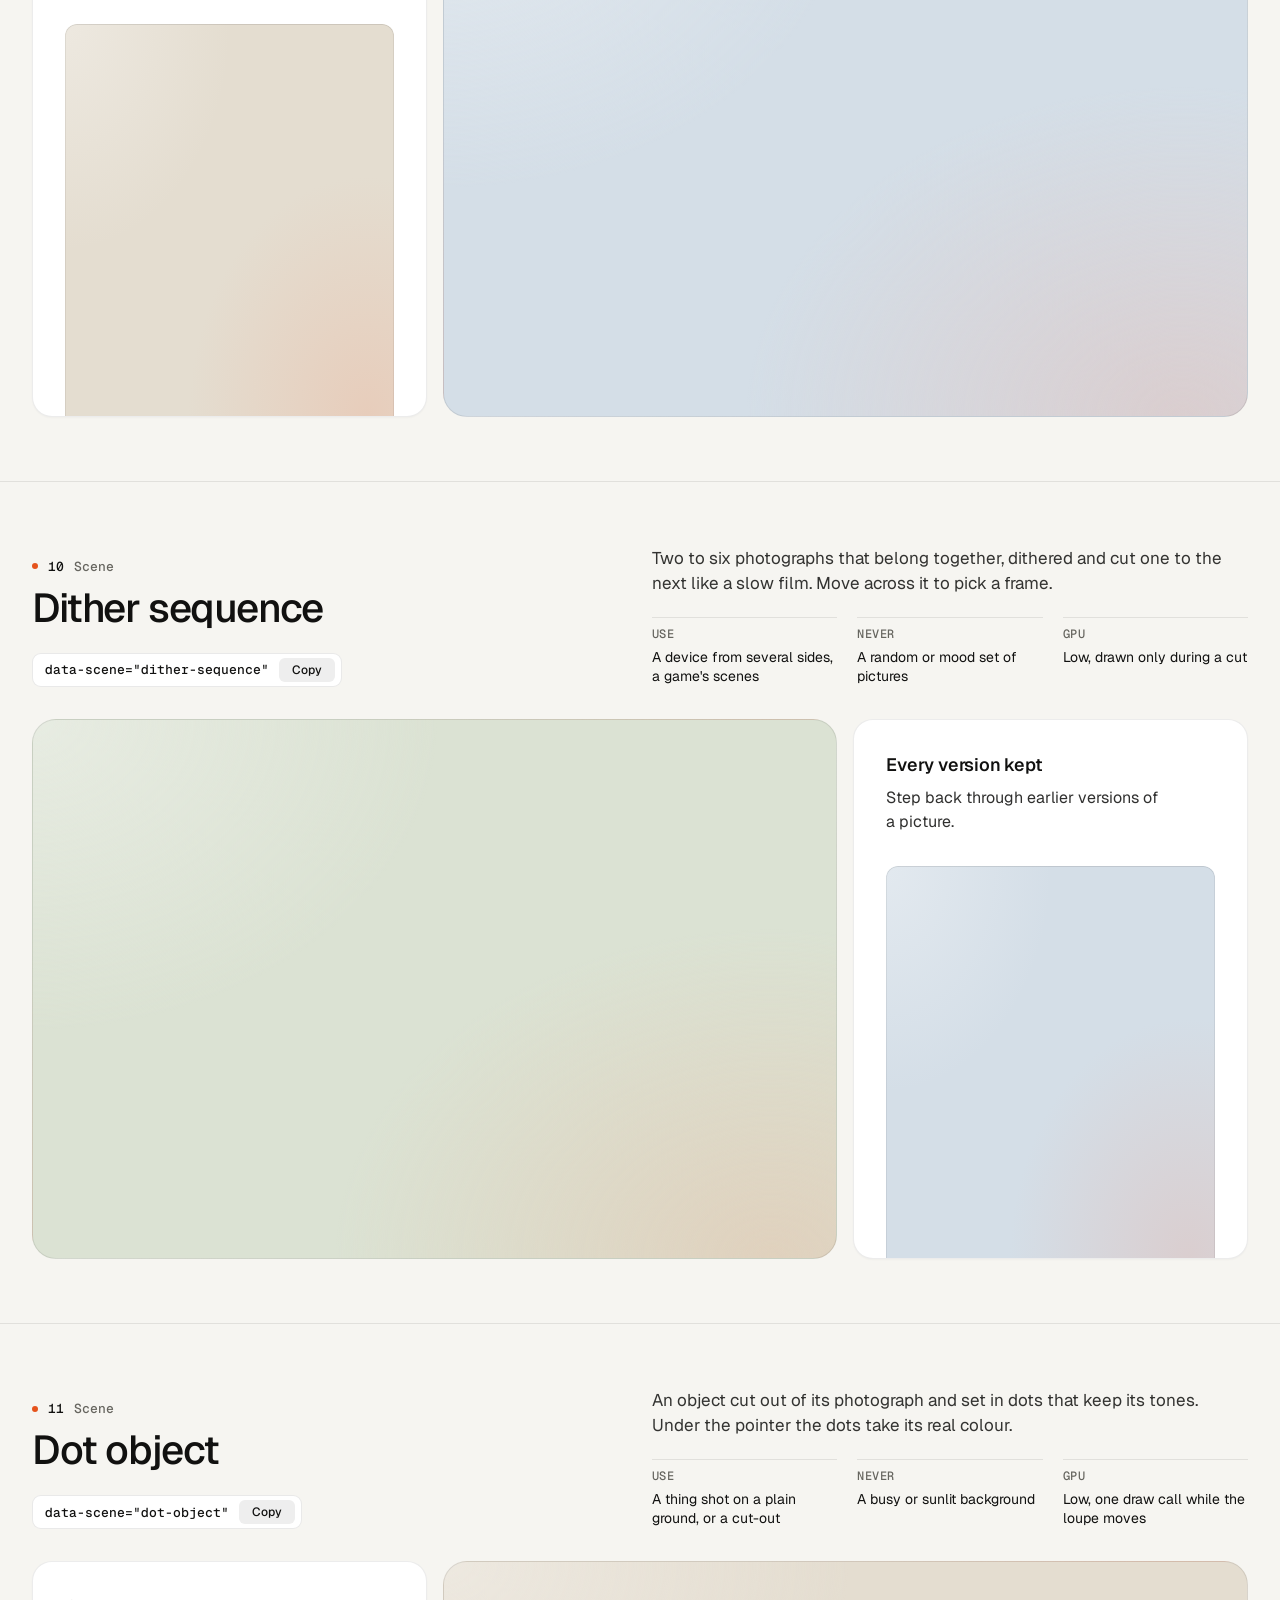
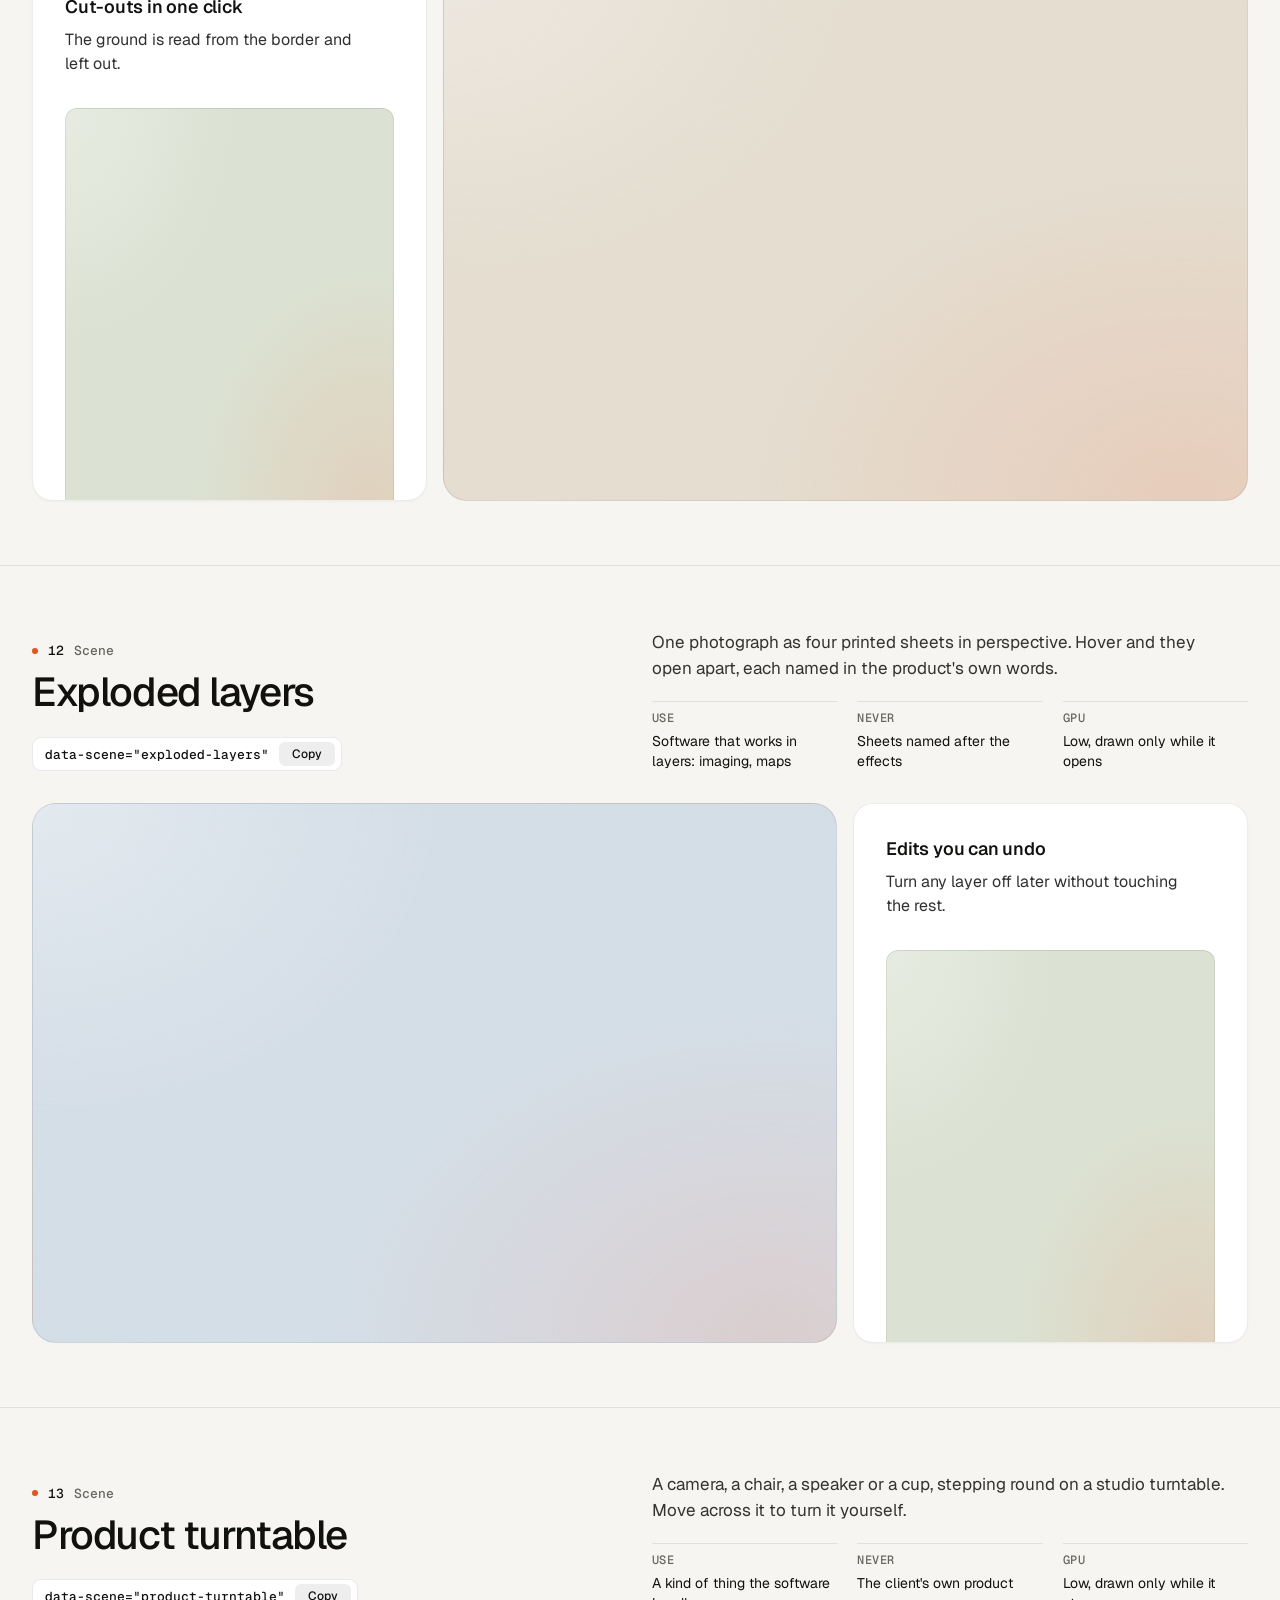
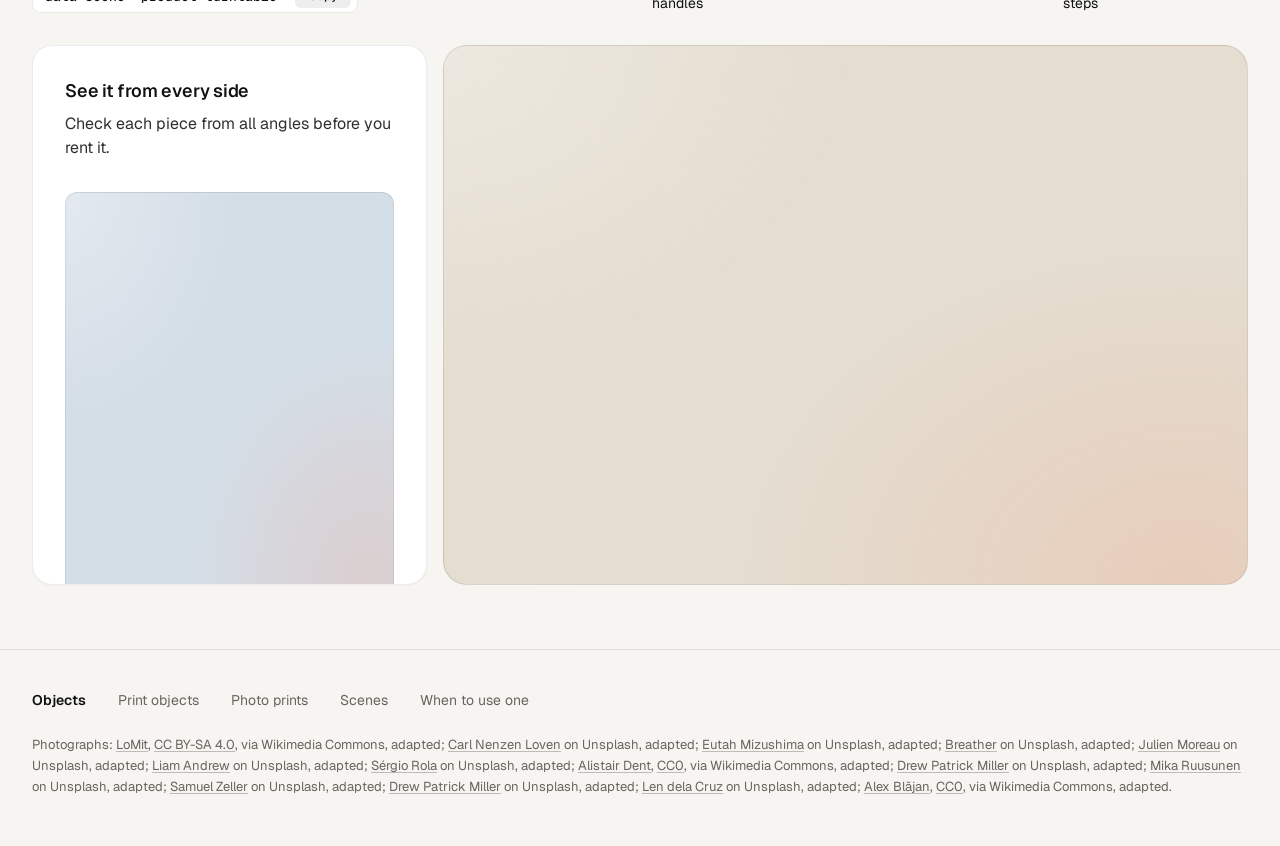
<file: .claude/skills/design-taste-frontend/assets/objects/index.html>
<!doctype html>
<html lang="en" data-palette="paper">
<head>
<script>window.__tpGlMax = 16;   /* a gallery shows many live effects at once; a page of a site keeps the default 4 (fx.js) */</script>
<meta charset="utf-8">
<meta name="viewport" content="width=device-width, initial-scale=1">
<title>Objects</title>
<meta name="description" content="Thirteen objects for one strong moment a page: products drawn in code, photographs printed by a shader, scenes that answer the pointer.">
<link rel="icon" href="data:,">
<link rel="preconnect" href="https://fonts.googleapis.com">
<link rel="preconnect" href="https://fonts.gstatic.com" crossorigin>
<link href="https://fonts.googleapis.com/css2?family=Geist:wght@300..700&family=Geist+Mono:wght@400;500&display=swap" rel="stylesheet">
<link rel="stylesheet" href="../ui/base.css">
<link rel="stylesheet" href="../ui/cards.css">
<style>
  /* palettes: page tokens, four grounds (--g1 sand, --g2 sky, --g3 sage, --g4 deep) and the globe's sea */
  :root {
    --font-text: "Geist", system-ui, sans-serif; --font-mono: "Geist Mono", ui-monospace, monospace;
    --ease: cubic-bezier(.2, .7, .2, 1);
    --gutter: 32px; --max: 1312px;
  }
  [data-palette="paper"] { --bg: #f6f5f1; --card: #ffffff; --surface: #ffffff; --ink: #111110; --muted: #66655f; --accent: #e5531c; --accent-ink: #ffffff;
    --g1: #e4ddd0; --g2: #d4dee7; --g3: #dbe2d3; --g4: #1a2230; --sea: #2f6aa8; --line: rgb(17 17 16 / 0.09); }
  [data-palette="stone"] { --bg: #e6e5e1; --card: #f3f2ef; --surface: #f3f2ef; --ink: #1a1b1d; --muted: #5d5e62; --accent: #2456d6; --accent-ink: #ffffff;
    --g1: #d6d5d0; --g2: #c9d4df; --g3: #dad3c6; --g4: #1d2633; --sea: #2456d6; --line: rgb(26 27 29 / 0.1); }
  [data-palette="graphite"] { --bg: #0b0b0c; --card: #141416; --surface: #141416; --ink: #f2f2ef; --muted: #96979c; --accent: #ff7a3c; --accent-ink: #120c08;
    --g1: #1e1d1b; --g2: #17202a; --g3: #1b201b; --g4: #23262c; --sea: #4f9be0; --line: rgb(242 242 239 / 0.09); }
  [data-palette="night"] { --bg: #070b14; --card: #0e1420; --surface: #0e1420; --ink: #e9edf3; --muted: #8b94a4; --accent: #5ab9fc; --accent-ink: #07101a;
    --g1: #121a29; --g2: #0f2231; --g3: #16202b; --g4: #1b2536; --sea: #5ab9fc; --line: rgb(233 237 243 / 0.09); }

  * { box-sizing: border-box; }
  html { scroll-padding-top: 64px; }
  html, body { margin: 0; }
  body { font-family: var(--font-text); background: var(--bg); color: var(--ink); -webkit-font-smoothing: antialiased; font-size: 16px; line-height: 1.5;
    transition: background-color 320ms var(--ease), color 320ms var(--ease); }
  a { color: inherit; }
  .wrap { max-width: var(--max); margin: 0 auto; padding: 0 var(--gutter); }

  /* ------------------------------------------------ the bar */
  .bar { position: sticky; top: 0; z-index: 30; background: color-mix(in oklab, var(--bg) 84%, transparent); backdrop-filter: blur(16px) saturate(1.2); border-bottom: 1px solid var(--line); }
  .bar__in { height: 64px; display: flex; align-items: center; gap: 32px; }
  .brand { display: inline-flex; align-items: center; gap: 10px; font-weight: 600; font-size: 15px; letter-spacing: -0.01em; text-decoration: none; }
  .brand svg { width: 22px; height: 22px; }
  .brand svg .a { fill: var(--accent); transition: transform 420ms var(--ease); transform-origin: 11px 11px; }
  .brand:hover svg .a { transform: rotate(90deg); }
  .nav { display: flex; gap: 24px; font-size: 14px; }
  .nav a { position: relative; text-decoration: none; color: var(--muted); transition: color 180ms ease; padding: 6px 0; }
  .nav a::after { content: ""; position: absolute; left: 0; right: 0; bottom: 0; height: 1px; background: currentColor; transform: scaleX(0); transform-origin: left; transition: transform 260ms var(--ease); }
  .nav a:hover { color: var(--ink); }
  .nav a:hover::after { transform: scaleX(1); }
  .sp { flex: 1; }
  .swatches { display: flex; align-items: center; gap: 6px; padding: 4px; border-radius: 999px; border: 1px solid var(--line); background: var(--card); }
  .sw { position: relative; width: 26px; height: 26px; border-radius: 50%; border: 0; padding: 0; cursor: pointer; background: linear-gradient(135deg, var(--s-bg) 0 50%, var(--s-ac) 50% 100%);
    box-shadow: inset 0 0 0 1px rgb(0 0 0 / 0.12); transition: transform 200ms var(--ease); }
  .sw::after { content: ""; position: absolute; inset: -3px; border-radius: 50%; box-shadow: 0 0 0 1.5px var(--ink); opacity: 0; transform: scale(0.8); transition: opacity 200ms ease, transform 260ms var(--ease); }
  .sw:hover { transform: scale(1.08); }
  .sw:active { transform: scale(0.94); }
  .sw[aria-pressed="true"]::after { opacity: 1; transform: scale(1); }
  .sw:focus-visible { outline: 2px solid var(--ink); outline-offset: 3px; }
  .sw-label { font-size: 13px; color: var(--muted); min-width: 60px; text-align: right; }

  /* ------------------------------------------------ grounds: a soft lit mesh of the ground's own tone, a fine grain */
  .gr, .card > .panel.gr { --calm-k: 0%; background-color: var(--pg);
    background-image:
      radial-gradient(80% 90% at 92% 100%, color-mix(in oklab, var(--accent) 13%, var(--pg)), transparent 68%),
      radial-gradient(70% 80% at 0% 0%, color-mix(in oklab, var(--lift, #ffffff) var(--lift-k, 34%), var(--pg)), transparent 72%); }
  .gr.dk, [data-palette="graphite"] .gr, [data-palette="night"] .gr { --lift: #ffffff; --lift-k: 6%; }
  .grain { position: absolute; inset: 0; z-index: 0; pointer-events: none; opacity: .32; mix-blend-mode: soft-light; border-radius: inherit;
    background-image: url("data:image/svg+xml;utf8,<svg xmlns='http://www.w3.org/2000/svg' width='160' height='160'><filter id='n'><feTurbulence type='fractalNoise' baseFrequency='.85' numOctaves='2' stitchTiles='stitch'/><feColorMatrix values='0 0 0 0 .5  0 0 0 0 .5  0 0 0 0 .5  0 0 0 .9 0'/></filter><rect width='100%' height='100%' filter='url(%23n)'/></svg>"); }
  .slot { position: absolute; inset: 0; z-index: 1; border-radius: inherit; }
  .slot > .host { position: absolute; inset: 0; border-radius: inherit; overflow: hidden; }

  /* ------------------------------------------------ hero */
  .hero { min-height: calc(100svh - 64px); display: grid; align-items: center; padding: 56px 0; }
  .hero__grid { display: grid; grid-template-columns: repeat(12, minmax(0, 1fr)); gap: 24px; align-items: center; }
  .hero__copy { grid-column: 1 / span 5; }
  .hero h1 { margin: 0; font-size: clamp(44px, 3.4vw + 12px, 72px); line-height: 1.02; letter-spacing: -0.045em; font-weight: 520; text-wrap: balance; }
  .hero__lede { margin: 24px 0 0; font-size: 19px; line-height: 1.5; color: var(--muted); max-width: 40ch; text-wrap: pretty; }
  .index { margin: 40px 0 0; padding: 0; list-style: none; border-top: 1px solid var(--line); max-width: 460px; }
  .index a { display: grid; grid-template-columns: 1fr auto 20px; align-items: center; gap: 16px; padding: 14px 0; border-bottom: 1px solid var(--line); text-decoration: none; font-size: 16px; font-weight: 500; }
  .index a span { font: 500 13px/1 var(--font-mono); color: var(--muted); }
  .index a svg { width: 16px; height: 16px; transition: transform 260ms var(--ease); }
  .index a:hover svg { transform: translateX(4px); }
  .hero__pics { grid-column: 7 / span 6; display: grid; grid-template-columns: 1fr 1fr; gap: 16px; height: min(70svh, 660px); min-height: 440px; }
  .pic { position: relative; overflow: clip; border-radius: 20px; border: 1px solid var(--line); isolation: isolate; }
  .pic img { position: absolute; inset: 0; width: 100%; height: 100%; object-fit: cover; object-position: 50% 42%; display: block; }
  .pic--down { margin-top: 48px; }

  /* ------------------------------------------------ an object, one screen */
  .obj { min-height: calc(100svh - 64px); display: grid; align-content: center; padding: 64px 0; border-top: 1px solid var(--line); }
  .obj__head { display: grid; grid-template-columns: repeat(12, minmax(0, 1fr)); gap: 24px; align-items: end; margin-bottom: 32px; }
  .obj__title { grid-column: 1 / span 5; }
  .obj__n { margin: 0 0 14px; font: 500 13px/1 var(--font-mono); color: var(--muted); display: flex; gap: 10px; align-items: center; }
  .obj__n b { color: var(--ink); font-weight: 500; }
  .obj__n i { width: 6px; height: 6px; border-radius: 50%; background: var(--accent); display: inline-block; }
  .obj h2 { margin: 0; font-size: clamp(34px, 1.9vw + 16px, 52px); line-height: 1.04; letter-spacing: -0.035em; font-weight: 520; text-wrap: balance; }
  .obj__about { grid-column: 7 / span 6; }
  .obj__line { margin: 0; font-size: 17px; line-height: 1.5; color: color-mix(in oklab, var(--ink) 82%, var(--bg)); max-width: 52ch; text-wrap: pretty; }
  .facts { display: grid; grid-template-columns: repeat(3, minmax(0, 1fr)); gap: 20px; margin: 20px 0 0; }
  .facts div { border-top: 1px solid var(--line); padding-top: 10px; }
  .facts dt { font: 500 12px/1 var(--font-mono); color: var(--muted); text-transform: uppercase; letter-spacing: .04em; }
  .facts dd { margin: 8px 0 0; font-size: 14px; line-height: 1.4; }
  .copy { margin-top: 24px; display: inline-flex; align-items: center; gap: 10px; height: 34px; padding: 0 6px 0 12px; border-radius: 9px; border: 1px solid var(--line);
    background: var(--card); color: var(--ink); font: 500 13px/1 var(--font-mono); cursor: pointer; transition: border-color 180ms ease, transform 160ms var(--ease); }
  .copy:hover { border-color: color-mix(in oklab, var(--ink) 24%, transparent); }
  .copy:active { transform: scale(0.97); }
  .copy:focus-visible { outline: 2px solid var(--ink); outline-offset: 2px; }
  .copy em { font-style: normal; display: inline-grid; place-items: center; height: 24px; padding: 0 8px; border-radius: 6px; background: color-mix(in oklab, var(--ink) 7%, transparent); font-family: var(--font-text); font-size: 12px; overflow: hidden; }
  .copy em span { grid-area: 1 / 1; transition: transform 260ms var(--ease), opacity 200ms ease; }
  .copy em span + span { transform: translateY(110%); opacity: 0; }
  .copy.done em span:first-child { transform: translateY(-110%); opacity: 0; }
  .copy.done em span + span { transform: none; opacity: 1; }

  .duo { display: grid; grid-template-columns: repeat(12, minmax(0, 1fr)); gap: 16px; height: clamp(400px, calc(100svh - 360px), 600px); }
  .big { grid-column: 1 / span 8; position: relative; overflow: clip; isolation: isolate; border-radius: 24px; border: 1px solid var(--line); }
  .duo .card { grid-column: 9 / span 4; }
  .obj:nth-of-type(even) .big { grid-column: 5 / span 8; grid-row: 1; }
  .obj:nth-of-type(even) .duo .card { grid-column: 1 / span 4; grid-row: 1; }
  .duo .card > .panel { flex: 1 1 auto; min-height: 0; }

  /* ------------------------------------------------ footer */
  .foot { border-top: 1px solid var(--line); padding: 40px 0 48px; font-size: 14px; color: var(--muted); }
  .foot__row { display: flex; flex-wrap: wrap; gap: 12px 32px; align-items: baseline; }
  .foot__row b { color: var(--ink); font-weight: 600; }
  .foot__row a { text-decoration: none; }
  .foot__row a:hover { color: var(--ink); }
  .credits { margin: 24px 0 0; font-size: 13px; line-height: 1.6; color: var(--muted); }
  .credits a { text-decoration: underline; text-decoration-color: color-mix(in oklab, currentColor 40%, transparent); text-underline-offset: 2px; }

  @media (max-width: 1023px) {
    .hero__copy, .hero__pics { grid-column: 1 / -1; }
    .hero__pics { height: auto; min-height: 0; }
    .pic { aspect-ratio: 3 / 4; }
    .obj__title, .obj__about { grid-column: 1 / -1; }
    .duo { height: auto; grid-template-columns: minmax(0, 1fr); }
    .big, .duo .card, .obj:nth-of-type(even) .big, .obj:nth-of-type(even) .duo .card { grid-column: 1 / -1; grid-row: auto; }
    .big { aspect-ratio: 4 / 3; }
    .duo .card > .panel { flex: none; height: 320px; }
  }
  @media (max-width: 760px) {
    :root { --gutter: 16px; }
    .nav, .sw-label { display: none; }
    .hero { padding: 32px 0 40px; }
    .hero__lede { font-size: 17px; }
    .hero__pics { gap: 10px; }
    .pic { border-radius: 16px; }
    .pic--down { margin-top: 28px; }
    .obj { padding: 72px 0; min-height: 0; }
    .obj .wrap { display: flex; flex-direction: column; }
    .obj__head, .obj__about { display: contents; }
    .obj__title { order: 1; margin-bottom: 16px; }
    .obj__line { order: 2; margin-bottom: 28px; }
    .duo { order: 3; }
    .facts { order: 4; margin-top: 28px; }
    .copy, .index { display: none; }
    .facts { grid-template-columns: minmax(0, 1fr); gap: 0; }
    .facts div { display: grid; grid-template-columns: 96px 1fr; gap: 12px; padding: 10px 0; }
    .facts dd { margin: 0; }
    .big { aspect-ratio: 4 / 5; border-radius: 18px; }
    .duo .card > .panel { height: 300px; }
  }
  @media (prefers-reduced-motion: reduce) { *, *::before, *::after { transition-duration: 0ms !important; } }
</style>
</head>
<body>
<header class="bar">
  <div class="wrap bar__in">
    <a class="brand" href="#top" aria-label="Objects, back to the top">
      <svg viewBox="0 0 22 22" aria-hidden="true"><rect x="1" y="1" width="20" height="20" rx="6" fill="currentColor"/><rect class="a" x="7" y="7" width="8" height="8" rx="2"/></svg>
      Objects
    </a>
    <nav class="nav" aria-label="Families">
      <a href="#print-cup">Print objects</a>
      <a href="#photo-halftone">Photo prints</a>
      <a href="#split-reveal">Scenes</a>
    </nav>
    <span class="sp"></span>
    <span class="sw-label" id="sw-label">Paper</span>
    <div class="swatches" role="group" aria-label="Palette">
      <button type="button" class="sw" data-pal="paper" aria-label="Paper" aria-pressed="true" style="--s-bg:#f6f5f1;--s-ac:#e5531c"></button>
      <button type="button" class="sw" data-pal="stone" aria-label="Stone" aria-pressed="false" style="--s-bg:#e6e5e1;--s-ac:#2456d6"></button>
      <button type="button" class="sw" data-pal="graphite" aria-label="Graphite" aria-pressed="false" style="--s-bg:#141416;--s-ac:#ff7a3c"></button>
      <button type="button" class="sw" data-pal="night" aria-label="Night" aria-pressed="false" style="--s-bg:#0e1420;--s-ac:#5ab9fc"></button>
    </div>
  </div>
</header>

<main id="top">
  <section class="hero">
    <div class="wrap hero__grid">
      <div class="hero__copy">
        <h1>Objects for one strong moment a page.</h1>
        <p class="hero__lede">Products drawn in code, photographs printed by a shader, and scenes that answer the pointer. A photograph leads where there is one. An object leads where there is none.</p>
        <ul class="index">
          <li><a href="#print-cup">Print objects <span>05</span><svg viewBox="0 0 16 16" fill="none" stroke="currentColor" stroke-width="1.5" aria-hidden="true"><path d="M3 8h10M9 4l4 4-4 4"/></svg></a></li>
          <li><a href="#photo-halftone">Photo prints <span>03</span><svg viewBox="0 0 16 16" fill="none" stroke="currentColor" stroke-width="1.5" aria-hidden="true"><path d="M3 8h10M9 4l4 4-4 4"/></svg></a></li>
          <li><a href="#split-reveal">Scenes <span>05</span><svg viewBox="0 0 16 16" fill="none" stroke="currentColor" stroke-width="1.5" aria-hidden="true"><path d="M3 8h10M9 4l4 4-4 4"/></svg></a></li>
        </ul>
      </div>
      <div class="hero__pics">
        <div class="pic"><img src="photo-kit/photos/lamp.jpg" width="1280" height="1757" alt="Cream ceramic table lamp on a glossy side table in low sun" decoding="async"></div>
        <article class="pic pic--down gr" style="--pg: var(--g1)" aria-label="A balanced-arm desk lamp">
          <div class="grain"></div>
          <div class="slot" data-slot='{"kind":"print","id":"print-lamp","place":"card","ground":"g1","params":{"size":1.06,"x":-0.08,"y":-0.2}}'></div>
        </article>
      </div>
    </div>
  </section>

  <!-- ===================================================== print objects -->
  <section class="obj" id="print-cup">
    <div class="wrap">
      <div class="obj__head">
        <div class="obj__title"><p class="obj__n"><i></i><b>01</b> Print object</p><h2>Cup and saucer</h2>
          <button type="button" class="copy" data-copy='<div data-print="print-cup" data-print-place="card"></div>'>data-print="print-cup"<em><span>Copy</span><span>Copied</span></em></button></div>
        <div class="obj__about">
          <p class="obj__line">A porcelain cup of coffee on its saucer, the glaze in your accent. Click it to stir.</p>
          <dl class="facts"><div><dt>Leads</dt><dd>A tableware maker with no photographs</dd></div><div><dt>As a print</dt><dd>A software card about a morning</dd></div><div><dt>GPU</dt><dd>High while it turns, one frame at rest</dd></div></dl>
        </div>
      </div>
      <div class="duo">
        <article class="big gr" style="--pg: var(--g1)"><div class="grain"></div>
          <div class="slot" data-slot='{"kind":"print","id":"print-cup","place":"hero","ground":"g1","params":{"size":0.96,"x":0.16,"y":-0.04}}'></div></article>
        <article class="card"><h3>Morning digest</h3><p>One email at 8:00 with everything that changed overnight.</p>
          <div class="panel gr" style="--pg: var(--g2)"><div class="grain"></div>
            <div class="slot" data-slot='{"kind":"print","id":"print-cup","place":"card","ground":"g2","params":{"effect":"halftone","turn":0}}'></div></div></article>
      </div>
    </div>
  </section>

  <section class="obj" id="print-wheel">
    <div class="wrap">
      <div class="obj__head">
        <div class="obj__title"><p class="obj__n"><i></i><b>02</b> Print object</p><h2>Bicycle wheel</h2>
          <button type="button" class="copy" data-copy='<div data-print="print-wheel" data-print-place="card"></div>'>data-print="print-wheel"<em><span>Copy</span><span>Copied</span></em></button></div>
        <div class="obj__about">
          <p class="obj__line">A road wheel with a tan-wall tyre, an alloy rim and 24 spokes, the hub in your accent. Click it to spin it up.</p>
          <dl class="facts"><div><dt>Leads</dt><dd>A maker of wheels or hubs, never a whole bike</dd></div><div><dt>As a print</dt><dd>A card about speed or a mechanism</dd></div><div><dt>GPU</dt><dd>High while it turns, one frame at rest</dd></div></dl>
        </div>
      </div>
      <div class="duo">
        <article class="big gr" style="--pg: var(--g2)"><div class="grain"></div>
          <div class="slot" data-slot='{"kind":"print","id":"print-wheel","place":"card","ground":"g2","params":{"size":1.34,"x":-0.08,"y":-0.3}}'></div></article>
        <article class="card"><h3>Background sync</h3><p>Runs every five minutes, whether the app is open or not.</p>
          <div class="panel gr" style="--pg: var(--g3)"><div class="grain"></div>
            <div class="slot" data-slot='{"kind":"print","id":"print-wheel","place":"card","ground":"g3","params":{"effect":"halftone","turn":0}}'></div></div></article>
      </div>
    </div>
  </section>

  <section class="obj" id="print-lamp">
    <div class="wrap">
      <div class="obj__head">
        <div class="obj__title"><p class="obj__n"><i></i><b>03</b> Print object</p><h2>Desk lamp</h2>
          <button type="button" class="copy" data-copy='<div data-print="print-lamp" data-print-place="card"></div>'>data-print="print-lamp"<em><span>Copy</span><span>Copied</span></em></button></div>
        <div class="obj__about">
          <p class="obj__line">A balanced-arm desk lamp on chrome springs, the base and shade enamelled in your accent. Click it to switch it on.</p>
          <dl class="facts"><div><dt>Leads</dt><dd>A lighting maker with no photographs</dd></div><div><dt>As a print</dt><dd>A card about focus or working late</dd></div><div><dt>GPU</dt><dd>High while it moves, one frame at rest</dd></div></dl>
        </div>
      </div>
      <div class="duo">
        <article class="big gr" style="--pg: var(--g3)"><div class="grain"></div>
          <div class="slot" data-slot='{"kind":"print","id":"print-lamp","place":"hero","ground":"g3","params":{"size":0.98,"x":0.14,"y":-0.06,"angle":-24}}'></div></article>
        <article class="card"><h3>Focus mode</h3><p>Alerts wait until you switch it off.</p>
          <div class="panel gr dk" style="--pg: var(--g4)"><div class="grain"></div>
            <div class="slot" data-slot='{"kind":"print","id":"print-lamp","place":"card","ground":"g4","params":{"effect":"dither","step":1,"turn":0}}' aria-label="A desk lamp, switched on"></div></div></article>
      </div>
    </div>
  </section>

  <section class="obj" id="print-globe">
    <div class="wrap">
      <div class="obj__head">
        <div class="obj__title"><p class="obj__n"><i></i><b>04</b> Print object</p><h2>Desk globe</h2>
          <button type="button" class="copy" data-copy='<div data-print="print-globe" data-print-place="card" data-print-params=&apos;{"effect":"engrave"}&apos;></div>'>data-print="print-globe"<em><span>Copy</span><span>Copied</span></em></button></div>
        <div class="obj__about">
          <p class="obj__line">A desk globe with the real coastlines, a brass meridian and a walnut stand. Its sea takes a blue or teal accent. Click it to spin.</p>
          <dl class="facts"><div><dt>Leads</dt><dd>A maker of globes or maps</dd></div><div><dt>As a print</dt><dd>A card about regions or shipping</dd></div><div><dt>GPU</dt><dd>High while it turns, one frame at rest</dd></div></dl>
        </div>
      </div>
      <div class="duo">
        <article class="big gr" style="--pg: var(--g2)"><div class="grain"></div>
          <div class="slot" data-slot='{"kind":"print","id":"print-globe","place":"card","ground":"g2","sea":true,"params":{"size":1.3,"x":-0.1,"y":-0.3}}'></div></article>
        <article class="card"><h3>14 regions</h3><p>Pick where your data lives. Move it later in two clicks.</p>
          <div class="panel gr dk" style="--pg: var(--g4)"><div class="grain"></div>
            <div class="slot" data-slot='{"kind":"print","id":"print-globe","place":"card","ground":"g4","sea":true,"params":{"effect":"engrave","turn":0}}'></div></div></article>
      </div>
    </div>
  </section>

  <section class="obj" id="print-cards">
    <div class="wrap">
      <div class="obj__head">
        <div class="obj__title"><p class="obj__n"><i></i><b>05</b> Print object</p><h2>Playing cards</h2>
          <button type="button" class="copy" data-copy='<div data-print="print-cards" data-print-place="card"></div>'>data-print="print-cards"<em><span>Copy</span><span>Copied</span></em></button></div>
        <div class="obj__about">
          <p class="obj__line">A stack of playing cards, the ace of diamonds face up and the backs in your accent. Click to fan them out.</p>
          <dl class="facts"><div><dt>Leads</dt><dd>A maker of card or board games</dd></div><div><dt>As a print</dt><dd>A games card about a hand or a deal</dd></div><div><dt>GPU</dt><dd>High while it moves, one frame at rest</dd></div></dl>
        </div>
      </div>
      <div class="duo">
        <article class="big gr" style="--pg: var(--g3)"><div class="grain"></div>
          <div class="slot" data-slot='{"kind":"print","id":"print-cards","place":"hero","ground":"g3","params":{"size":0.98,"x":0.16,"y":-0.04}}'></div></article>
        <article class="card"><h3>Fair draws</h3><p>Every shuffle is logged, so any player can check a deal.</p>
          <div class="panel gr" style="--pg: var(--g1)"><div class="grain"></div>
            <div class="slot" data-slot='{"kind":"print","id":"print-cards","place":"card","ground":"g1","params":{"effect":"halftone","turn":0}}'></div></div></article>
      </div>
    </div>
  </section>

  <!-- ===================================================== photo prints -->
  <section class="obj" id="photo-halftone">
    <div class="wrap">
      <div class="obj__head">
        <div class="obj__title"><p class="obj__n"><i></i><b>06</b> Photo print</p><h2>Halftone photograph</h2>
          <button type="button" class="copy" data-copy="import print from './assets/objects/photo-halftone/object.js'; print.mount(frame, { palette: fx.readPalette(frame) });">photo-halftone<em><span>Copy</span><span>Copied</span></em></button></div>
        <div class="obj__about">
          <p class="obj__line">One photograph in one ink: round dots on a 45° screen, clean paper in the light. Point at it and a loupe shows its colour.</p>
          <dl class="facts"><div><dt>Use</dt><dd>One photograph band on a design or software page</dd></div><div><dt>Never</dt><dd>A hero photograph, a cafe, a guesthouse</dd></div><div><dt>GPU</dt><dd>Low, one context, still at rest</dd></div></dl>
        </div>
      </div>
      <div class="duo">
        <article class="big gr" style="--pg: var(--g1)">
          <div class="slot" data-slot='{"kind":"photo","id":"photo-halftone","ground":"g1","photo":"concrete"}'></div></article>
        <article class="card"><h3>Screens for print</h3><p>Send any photograph to press as a one-ink halftone.</p>
          <div class="panel gr" style="--pg: var(--g2)">
            <div class="slot" data-slot='{"kind":"photo","id":"photo-halftone","ground":"g2","photo":"lamp","params":{"tint":1}}'></div></div></article>
      </div>
    </div>
  </section>

  <section class="obj" id="photo-engraving">
    <div class="wrap">
      <div class="obj__head">
        <div class="obj__title"><p class="obj__n"><i></i><b>07</b> Photo print</p><h2>Engraved photograph</h2>
          <button type="button" class="copy" data-copy="import print from './assets/objects/photo-engraving/object.js'; print.mount(frame, { palette: fx.readPalette(frame) });">photo-engraving<em><span>Copy</span><span>Copied</span></em></button></div>
        <div class="obj__about">
          <p class="obj__line">Diagonal lines that swell in the shadows and bend over the forms, over a light wash of the photograph's colour. Point at it and the lines part.</p>
          <dl class="facts"><div><dt>Use</dt><dd>A tile whose subject is the photograph</dd></div><div><dt>Never</dt><dd>A hero photograph, a cafe, a guesthouse</dd></div><div><dt>GPU</dt><dd>Low, one context, still at rest</dd></div></dl>
        </div>
      </div>
      <div class="duo">
        <article class="big gr" style="--pg: var(--g2)">
          <div class="slot" data-slot='{"kind":"photo","id":"photo-engraving","ground":"g2","photo":"platform","photoDark":"concrete"}'></div></article>
        <article class="card"><h3>Line art from a photo</h3><p>Turn a product shot into a plate for packaging.</p>
          <div class="panel gr" style="--pg: var(--g3)">
            <div class="slot" data-slot='{"kind":"photo","id":"photo-engraving","ground":"g3","photo":"concrete","photoDark":"room"}'></div></div></article>
      </div>
    </div>
  </section>

  <section class="obj" id="photo-dither">
    <div class="wrap">
      <div class="obj__head">
        <div class="obj__title"><p class="obj__n"><i></i><b>08</b> Photo print</p><h2>Dithered photograph</h2>
          <button type="button" class="copy" data-copy="import print from './assets/objects/photo-dither/object.js'; print.mount(frame, { palette: fx.readPalette(frame) });">photo-dither<em><span>Copy</span><span>Copied</span></em></button></div>
        <div class="obj__about">
          <p class="obj__line">A three-colour grain from the photograph's deepest and most colourful tones. Point at it and the photograph develops through the grain.</p>
          <dl class="facts"><div><dt>Use</dt><dd>A games or AI page's one photograph</dd></div><div><dt>Never</dt><dd>A hero photograph, a cafe, a guesthouse</dd></div><div><dt>GPU</dt><dd>Low, one context, still at rest</dd></div></dl>
        </div>
      </div>
      <div class="duo">
        <article class="big gr" style="--pg: var(--g3)">
          <div class="slot" data-slot='{"kind":"photo","id":"photo-dither","ground":"g3","photo":"room"}'></div></article>
        <article class="card"><h3>Three colours, any picture</h3><p>A grain that keeps a photograph readable in two inks and the paper.</p>
          <div class="panel gr" style="--pg: var(--g1)">
            <div class="slot" data-slot='{"kind":"photo","id":"photo-dither","ground":"g1","photo":"platform"}'></div></div></article>
      </div>
    </div>
  </section>

  <!-- ===================================================== scenes -->
  <section class="obj" id="split-reveal">
    <div class="wrap">
      <div class="obj__head">
        <div class="obj__title"><p class="obj__n"><i></i><b>09</b> Scene</p><h2>Split reveal</h2>
          <button type="button" class="copy" data-copy='<div data-scene="split-reveal" data-scene-src="assets/img/photo.jpg"></div>'>data-scene="split-reveal"<em><span>Copy</span><span>Copied</span></em></button></div>
        <div class="obj__about">
          <p class="obj__line">One photograph, half of it printed as a halftone screen. The line follows the pointer; on a phone it follows a drag.</p>
          <dl class="facts"><div><dt>Use</dt><dd>A photo or design app, a device, a game's key art</dd></div><div><dt>Never</dt><dd>A place, a service, a product page</dd></div><div><dt>GPU</dt><dd>Low, drawn only while the line moves</dd></div></dl>
        </div>
      </div>
      <div class="duo">
        <article class="big gr" style="--pg: var(--g2)">
          <div class="slot" data-slot='{"kind":"scene","id":"split-reveal","ground":"g2","src":"default"}'></div></article>
        <article class="card"><h3>Before and after</h3><p>Drag the line to compare the print with the original.</p>
          <div class="panel gr" style="--pg: var(--g1)">
            <div class="slot" data-slot='{"kind":"scene","id":"split-reveal","ground":"g1","src":"roof","params":{"side":"right","split":0.42}}'></div></div></article>
      </div>
    </div>
  </section>

  <section class="obj" id="dither-sequence">
    <div class="wrap">
      <div class="obj__head">
        <div class="obj__title"><p class="obj__n"><i></i><b>10</b> Scene</p><h2>Dither sequence</h2>
          <button type="button" class="copy" data-copy='<div data-scene="dither-sequence" data-scene-src=&apos;[{"src":"a.jpg"},{"src":"b.jpg"}]&apos;></div>'>data-scene="dither-sequence"<em><span>Copy</span><span>Copied</span></em></button></div>
        <div class="obj__about">
          <p class="obj__line">Two to six photographs that belong together, dithered and cut one to the next like a slow film. Move across it to pick a frame.</p>
          <dl class="facts"><div><dt>Use</dt><dd>A device from several sides, a game's scenes</dd></div><div><dt>Never</dt><dd>A random or mood set of pictures</dd></div><div><dt>GPU</dt><dd>Low, drawn only during a cut</dd></div></dl>
        </div>
      </div>
      <div class="duo">
        <article class="big gr" style="--pg: var(--g3)">
          <div class="slot" data-slot='{"kind":"scene","id":"dither-sequence","ground":"g3","src":"default"}'></div></article>
        <article class="card"><h3>Every version kept</h3><p>Step back through earlier versions of a picture.</p>
          <div class="panel gr" style="--pg: var(--g2)">
            <div class="slot" data-slot='{"kind":"scene","id":"dither-sequence","ground":"g2","src":"spirals","params":{"fit":"contain","autoplay":0}}'></div></div></article>
      </div>
    </div>
  </section>

  <section class="obj" id="dot-object">
    <div class="wrap">
      <div class="obj__head">
        <div class="obj__title"><p class="obj__n"><i></i><b>11</b> Scene</p><h2>Dot object</h2>
          <button type="button" class="copy" data-copy='<div data-scene="dot-object" data-scene-src="assets/img/object-on-white.jpg"></div>'>data-scene="dot-object"<em><span>Copy</span><span>Copied</span></em></button></div>
        <div class="obj__about">
          <p class="obj__line">An object cut out of its photograph and set in dots that keep its tones. Under the pointer the dots take its real colour.</p>
          <dl class="facts"><div><dt>Use</dt><dd>A thing shot on a plain ground, or a cut-out</dd></div><div><dt>Never</dt><dd>A busy or sunlit background</dd></div><div><dt>GPU</dt><dd>Low, one draw call while the loupe moves</dd></div></dl>
        </div>
      </div>
      <div class="duo">
        <article class="big gr" style="--pg: var(--g1)">
          <div class="slot" data-slot='{"kind":"scene","id":"dot-object","ground":"g1","src":"default"}'></div></article>
        <article class="card"><h3>Cut-outs in one click</h3><p>The ground is read from the border and left out.</p>
          <div class="panel gr" style="--pg: var(--g3)">
            <div class="slot" data-slot='{"kind":"scene","id":"dot-object","ground":"g3","src":"dahlia"}'></div></div></article>
      </div>
    </div>
  </section>

  <section class="obj" id="exploded-layers">
    <div class="wrap">
      <div class="obj__head">
        <div class="obj__title"><p class="obj__n"><i></i><b>12</b> Scene</p><h2>Exploded layers</h2>
          <button type="button" class="copy" data-copy='<div data-scene="exploded-layers" data-scene-src="assets/img/photo.jpg" data-scene-params=&apos;{"names":["Photo","Colour","Light","Depth"]}&apos;></div>'>data-scene="exploded-layers"<em><span>Copy</span><span>Copied</span></em></button></div>
        <div class="obj__about">
          <p class="obj__line">One photograph as four printed sheets in perspective. Hover and they open apart, each named in the product's own words.</p>
          <dl class="facts"><div><dt>Use</dt><dd>Software that works in layers: imaging, maps</dd></div><div><dt>Never</dt><dd>Sheets named after the effects</dd></div><div><dt>GPU</dt><dd>Low, drawn only while it opens</dd></div></dl>
        </div>
      </div>
      <div class="duo">
        <article class="big gr" style="--pg: var(--g2)">
          <div class="slot" data-slot='{"kind":"scene","id":"exploded-layers","ground":"g2","src":"default","params":{"names":["Photo","Colour","Light","Depth"]}}'></div></article>
        <article class="card"><h3>Edits you can undo</h3><p>Turn any layer off later without touching the rest.</p>
          <div class="panel gr" style="--pg: var(--g3)">
            <div class="slot" data-slot='{"kind":"scene","id":"exploded-layers","ground":"g3","src":"lattice"}'></div></div></article>
      </div>
    </div>
  </section>

  <section class="obj" id="product-turntable">
    <div class="wrap">
      <div class="obj__head">
        <div class="obj__title"><p class="obj__n"><i></i><b>13</b> Scene</p><h2>Product turntable</h2>
          <button type="button" class="copy" data-copy='<div data-scene="product-turntable" data-scene-params=&apos;{"form":"chair"}&apos;></div>'>data-scene="product-turntable"<em><span>Copy</span><span>Copied</span></em></button></div>
        <div class="obj__about">
          <p class="obj__line">A camera, a chair, a speaker or a cup, stepping round on a studio turntable. Move across it to turn it yourself.</p>
          <dl class="facts"><div><dt>Use</dt><dd>A kind of thing the software handles</dd></div><div><dt>Never</dt><dd>The client's own product</dd></div><div><dt>GPU</dt><dd>Low, drawn only while it steps</dd></div></dl>
        </div>
      </div>
      <div class="duo">
        <article class="big gr" style="--pg: var(--g1)">
          <div class="slot" data-slot='{"kind":"scene","id":"product-turntable","ground":"g1","params":{"form":"camera"}}' aria-label="A camera on a turntable"></div></article>
        <article class="card"><h3>See it from every side</h3><p>Check each piece from all angles before you rent it.</p>
          <div class="panel gr" style="--pg: var(--g2)">
            <div class="slot" data-slot='{"kind":"scene","id":"product-turntable","ground":"g2","params":{"form":"chair","start":-40,"autoplay":0}}' aria-label="A side chair"></div></div></article>
      </div>
    </div>
  </section>
</main>

<footer class="foot">
  <div class="wrap">
    <div class="foot__row">
      <b>Objects</b>
      <a href="_print-core/README.md">Print objects</a>
      <a href="photo-kit/README.md">Photo prints</a>
      <a href="_scenes/README.md">Scenes</a>
      <a href="../../references/effects-objects.md">When to use one</a>
    </div>
    <p class="credits" id="credits"></p>
  </div>
</footer>

<script type="module">
  /*
    The showcase's own mounting: every [data-slot] mounts when it comes near the screen and is destroyed
    when it leaves, and never more than MAX are mounted at once, so the page holds at most 4 live WebGL
    contexts (each mounted object holds one at most; still print objects hold none).
  */
  import fx from '../effects/fx.js';
  import { creditsLine } from './photo-kit/photo.js';
  import { DEFAULT_PHOTO as SPLIT } from './split-reveal/object.js';
  import { DEFAULT_SEQUENCE } from './dither-sequence/object.js';
  import { DEFAULT_PHOTO as TULIP } from './dot-object/object.js';
  import { DEFAULT_PHOTO as MIXER } from './exploded-layers/object.js';

  const MAX = 4, CAP = { print: 4, photo: 3, scene: 4 };
  const root = document.documentElement;
  const q = new URLSearchParams(location.search);
  const U = 'https://unsplash.com/license', CC0 = 'https://creativecommons.org/publicdomain/zero/1.0/';
  const SRC = {
    roof: { id: 618, ratio: 1.5, alt: 'Curving glass and steel lattice roof in black and white', by: 'Mika Ruusunen', licence: 'Unsplash licence', licenceUrl: U, page: 'https://unsplash.com/photos/ypVM8PnygUo' },
    lattice: { id: 893, ratio: 1.5, alt: 'Curved latticed building facade forming sweeping lines', by: 'Samuel Zeller', licence: 'Unsplash licence', licenceUrl: U, page: 'https://unsplash.com/photos/j0g8taxHZa0' },
    spirals: [
      { id: 949, ratio: 0.66, alt: 'A white spiral atrium under a glass dome, seen from below', by: 'Drew Patrick Miller', licence: 'Unsplash licence', licenceUrl: U, page: 'https://unsplash.com/photos/VLT62-JzddA' },
      { id: 679, ratio: 1, alt: 'Spiralling concrete curves around a small round window', by: 'Len dela Cruz', licence: 'Unsplash licence', licenceUrl: U, page: 'https://unsplash.com/photos/ScEKf8u7y-c' },
    ],
    dahlia: { id: 'commons-minimal-orange-dahlia', source: 'commons', ratio: 1.523, width: 5830, focus: [0.5, 0.5], alt: 'An orange dahlia on a black ground', by: 'Alex Blăjan', licence: 'CC0', licenceUrl: CC0,
      url: 'https://upload.wikimedia.org/wikipedia/commons/5/5e/Minimal_orange_dahlia_%28Unsplash%29.jpg', page: 'https://commons.wikimedia.org/wiki/File:Minimal_orange_dahlia_(Unsplash).jpg' },
  };
  const DEFAULTS = { 'split-reveal': SPLIT, 'dither-sequence': DEFAULT_SEQUENCE, 'dot-object': TULIP, 'exploded-layers': MIXER };
  const lib = await fetch(new URL('./photo-kit/photos.json', import.meta.url)).then(r => r.json()).catch(() => ({ photos: [] }));
  const PHOTOS = Object.fromEntries(lib.photos.map(p => [p.key, p]));

  // ---- palette: the page tokens, a ground's paper and an ink that reads on it
  const tok = n => getComputedStyle(root).getPropertyValue(n).trim();
  const lum = hex => { const h = hex.replace('#', ''); const c = [0, 2, 4].map(i => parseInt(h.slice(i, i + 2), 16) / 255); return 0.2126 * c[0] + 0.7152 * c[1] + 0.0722 * c[2]; };
  function paletteFor(cfg) {
    const bg = tok('--' + (cfg.ground || 'g1')), ink = tok('--ink');
    const light = lum(bg) > 0.4, pageLight = lum(ink) < 0.4;
    const gInk = light ? (pageLight ? ink : '#17181b') : (pageLight ? '#eef0f2' : ink);
    return fx.normalizePalette({ bg, surface: bg, ink: gInk, accent: cfg.sea ? tok('--sea') : tok('--accent'), accentInk: tok('--accent-ink') });
  }

  // ---- mounting
  const slots = [...document.querySelectorAll('[data-slot]')];
  const st = new Map(slots.map(el => [el, { cfg: JSON.parse(el.dataset.slot), near: false, ctrl: null, host: null, busy: false }]));
  const mods = new Map();
  const load = id => { if (!mods.has(id)) mods.set(id, import(`./${id}/object.js`).then(m => m.default)); return mods.get(id); };
  // a photo print may name a darker photograph for the dark palettes (a pale one prints as a light plate there)
  const isDark = () => lum(tok('--bg')) < 0.4;
  const photoKey = cfg => (cfg.photoDark && isDark() ? cfg.photoDark : cfg.photo);
  const srcOf = cfg => {
    if (cfg.kind === 'photo') return new URL('./photo-kit/' + PHOTOS[photoKey(cfg)].file, import.meta.url).href;
    if (!cfg.src) return undefined;
    return cfg.src === 'default' ? DEFAULTS[cfg.id] : SRC[cfg.src];
  };
  // a photo print's slot shows its photograph toned into the ground until the print draws, before it
  // mounts too: never an empty panel, even on a slow device
  function underlay(box, cfg) {
    if (cfg.kind !== 'photo') return;
    const p = PHOTOS[photoKey(cfg)];
    Object.assign(box.style, { backgroundColor: 'var(--pg)', backgroundImage: 'url(' + srcOf(cfg) + ')', backgroundSize: 'cover',
      backgroundPosition: (p.focus[0] * 100) + '% ' + (p.focus[1] * 100) + '%', backgroundBlendMode: 'luminosity' });
  }
  async function mount(el) {
    const s = st.get(el);
    s.busy = true;
    try {
      const obj = await load(s.cfg.id);
      if (!s.want) return;
      const host = document.createElement('div');
      host.className = 'host';
      if (el.hasAttribute('aria-label')) host.setAttribute('aria-label', el.getAttribute('aria-label'));
      el.appendChild(host);
      const cfg = s.cfg, palette = paletteFor(cfg);
      let ctrl;
      if (cfg.kind === 'print') ctrl = obj.mount(host, { place: cfg.place, params: cfg.params || {}, palette });
      else if (cfg.kind === 'photo') {
        const p = PHOTOS[photoKey(cfg)];
        s.photo = photoKey(cfg);
        underlay(host, cfg);
        ctrl = obj.mount(host, { palette, src: srcOf(cfg), params: { focusX: p.focus[0], focusY: p.focus[1], ...(cfg.params || {}) } });
      } else ctrl = obj.mount(host, { palette, src: srcOf(cfg), params: cfg.params || {} });
      s.ctrl = ctrl; s.host = host;
    } catch (e) { console.warn('objects:', s.cfg.id, e); }
    finally { s.busy = false; if (!s.want && s.ctrl) unmount(el); schedule(); }
  }
  function unmount(el) {
    const s = st.get(el);
    if (!s.ctrl) return;
    try { s.ctrl.destroy(); } catch (e) { console.warn(e); }
    s.host?.remove();
    s.ctrl = null; s.host = null;
  }
  let queued = 0;
  function reconcile() {
    queued = 0;
    const mid = innerHeight / 2;
    const dist = el => { const r = el.getBoundingClientRect(); return Math.abs((r.top + r.bottom) / 2 - mid); };
    // the nearest first, at most MAX, and at most CAP of one family (photo-kit warns past 3)
    const near = [], kinds = {};
    for (const el of slots.filter(e => st.get(e).near).sort((a, b) => dist(a) - dist(b))) {
      const k = st.get(el).cfg.kind;
      if (near.length < MAX && (kinds[k] || 0) < CAP[k]) { near.push(el); kinds[k] = (kinds[k] || 0) + 1; }
    }
    const want = new Set(near);
    for (const el of slots) { const s = st.get(el); s.want = want.has(el); if (!s.want && s.ctrl && !s.busy) unmount(el); }
    // never more than MAX mounted (or mounting) at once
    let count = slots.filter(el => { const s = st.get(el); return s.ctrl || s.busy; }).length;
    for (const el of near) { const s = st.get(el); if (!s.ctrl && !s.busy && count < MAX) { count++; mount(el); } }
  }
  const schedule = () => { if (!queued) queued = requestAnimationFrame(reconcile); };
  const io = new IntersectionObserver(es => { for (const e of es) st.get(e.target).near = e.isIntersecting; schedule(); }, { rootMargin: '60% 0px' });
  slots.forEach(el => io.observe(el));
  addEventListener('scroll', schedule, { passive: true });
  addEventListener('resize', schedule, { passive: true });

  // ---- palette switch
  const PAL = ['paper', 'stone', 'graphite', 'night'];
  const label = document.getElementById('sw-label');
  function setPalette(name, save) {
    if (!PAL.includes(name)) name = 'paper';
    root.dataset.palette = name;
    for (const b of document.querySelectorAll('[data-pal]')) b.setAttribute('aria-pressed', String(b.dataset.pal === name));
    label.textContent = name[0].toUpperCase() + name.slice(1);
    for (const [el, s] of st) {
      if (s.ctrl && s.cfg.kind === 'photo' && s.photo !== photoKey(s.cfg)) unmount(el);   // its photograph changes: mount it again
      else if (s.ctrl?.setPalette) s.ctrl.setPalette(paletteFor(s.cfg));
    }
    for (const [el, s] of st) underlay(el, s.cfg);
    schedule();
    if (save) try { localStorage.setItem('objects-palette', name); } catch (_) { /* private window */ }
  }
  let saved = null;
  try { saved = localStorage.getItem('objects-palette'); } catch (_) { /* private window */ }
  setPalette(q.get('palette') || saved || 'paper');
  document.querySelector('.swatches').addEventListener('click', e => { const b = e.target.closest('[data-pal]'); if (b) setPalette(b.dataset.pal, true); });

  // ---- copy a mount snippet
  document.addEventListener('click', async e => {
    const b = e.target.closest('.copy');
    if (!b) return;
    try { await navigator.clipboard.writeText(b.dataset.copy); } catch (_) { /* no clipboard: the button still answers */ }
    b.classList.add('done');
    clearTimeout(b._t); b._t = setTimeout(() => b.classList.remove('done'), 1400);
  });

  // ---- the one credit line
  const pk = ['lamp', 'concrete', 'platform', 'room'].map(k => PHOTOS[k]).filter(Boolean).map(p => ({ ...p, adapted: true }));
  const sc = [SPLIT, ...DEFAULT_SEQUENCE, TULIP, MIXER, SRC.roof, SRC.lattice, ...SRC.spirals, SRC.dahlia]
    .map(p => ({ ...p, source: p.source === 'commons' ? 'Wikimedia Commons' : (p.source || 'Unsplash'), adapted: true }));
  const seen = new Set();
  document.getElementById('credits').innerHTML = creditsLine([...pk, ...sc].filter(p => { const k = p.page || p.by; if (seen.has(k)) return false; seen.add(k); return true; }));

  // fetch every object's module and the photographs while the page is idle, so a panel mounts at once
  const prefetch = () => {
    const ids = [...new Set([...st.values()].map(s => s.cfg.id))];
    let i = 0;
    const next = () => { if (i < ids.length) load(ids[i++]).catch(() => {}).finally(() => setTimeout(next, 80)); };
    next();
    for (const p of Object.values(PHOTOS)) { const im = new Image(); im.decoding = 'async'; im.src = new URL('./photo-kit/' + p.file, import.meta.url).href; }
  };
  (window.requestIdleCallback || ((f) => setTimeout(f, 600)))(prefetch, { timeout: 1500 });

  window.__objects = { st, live: () => [...st.values()].filter(s => s.ctrl).length };
  if (document.fonts) await document.fonts.ready;
  root.dataset.ready = '1';
</script>
</body>
</html>
</file>
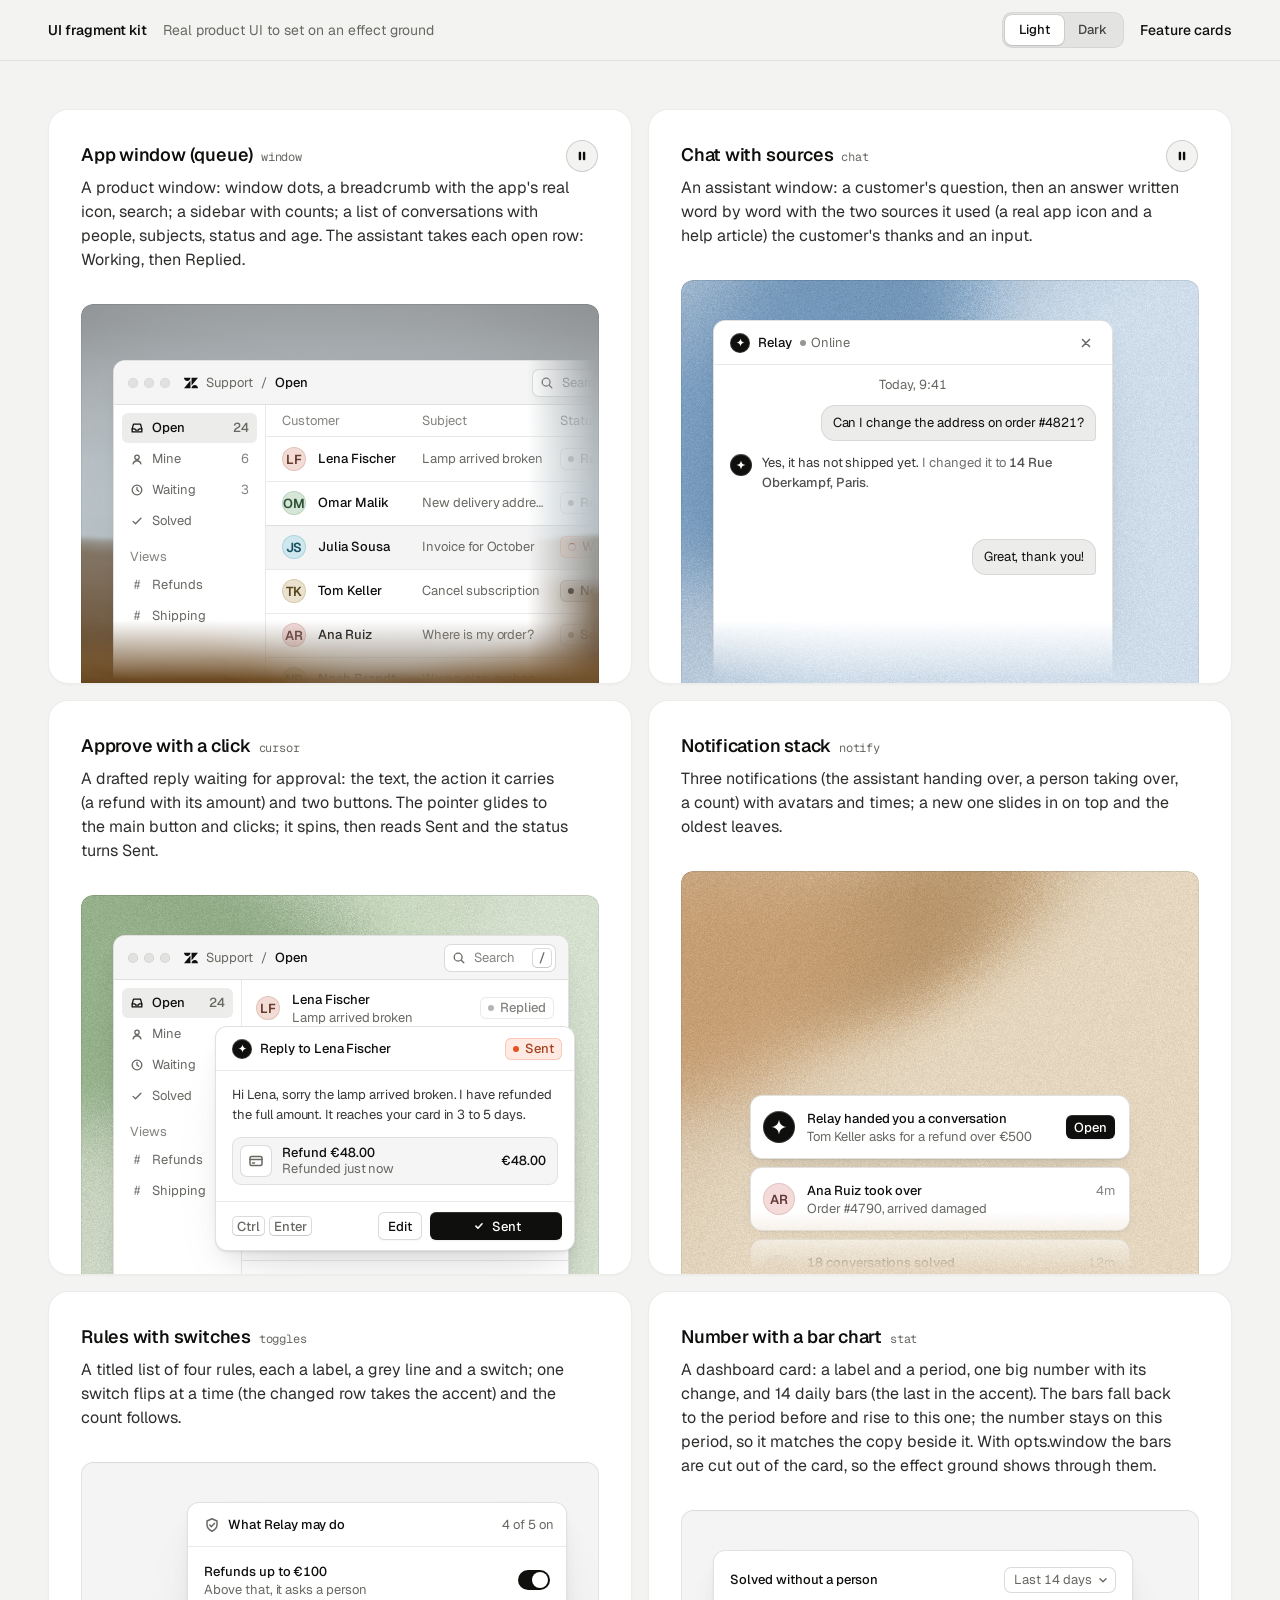
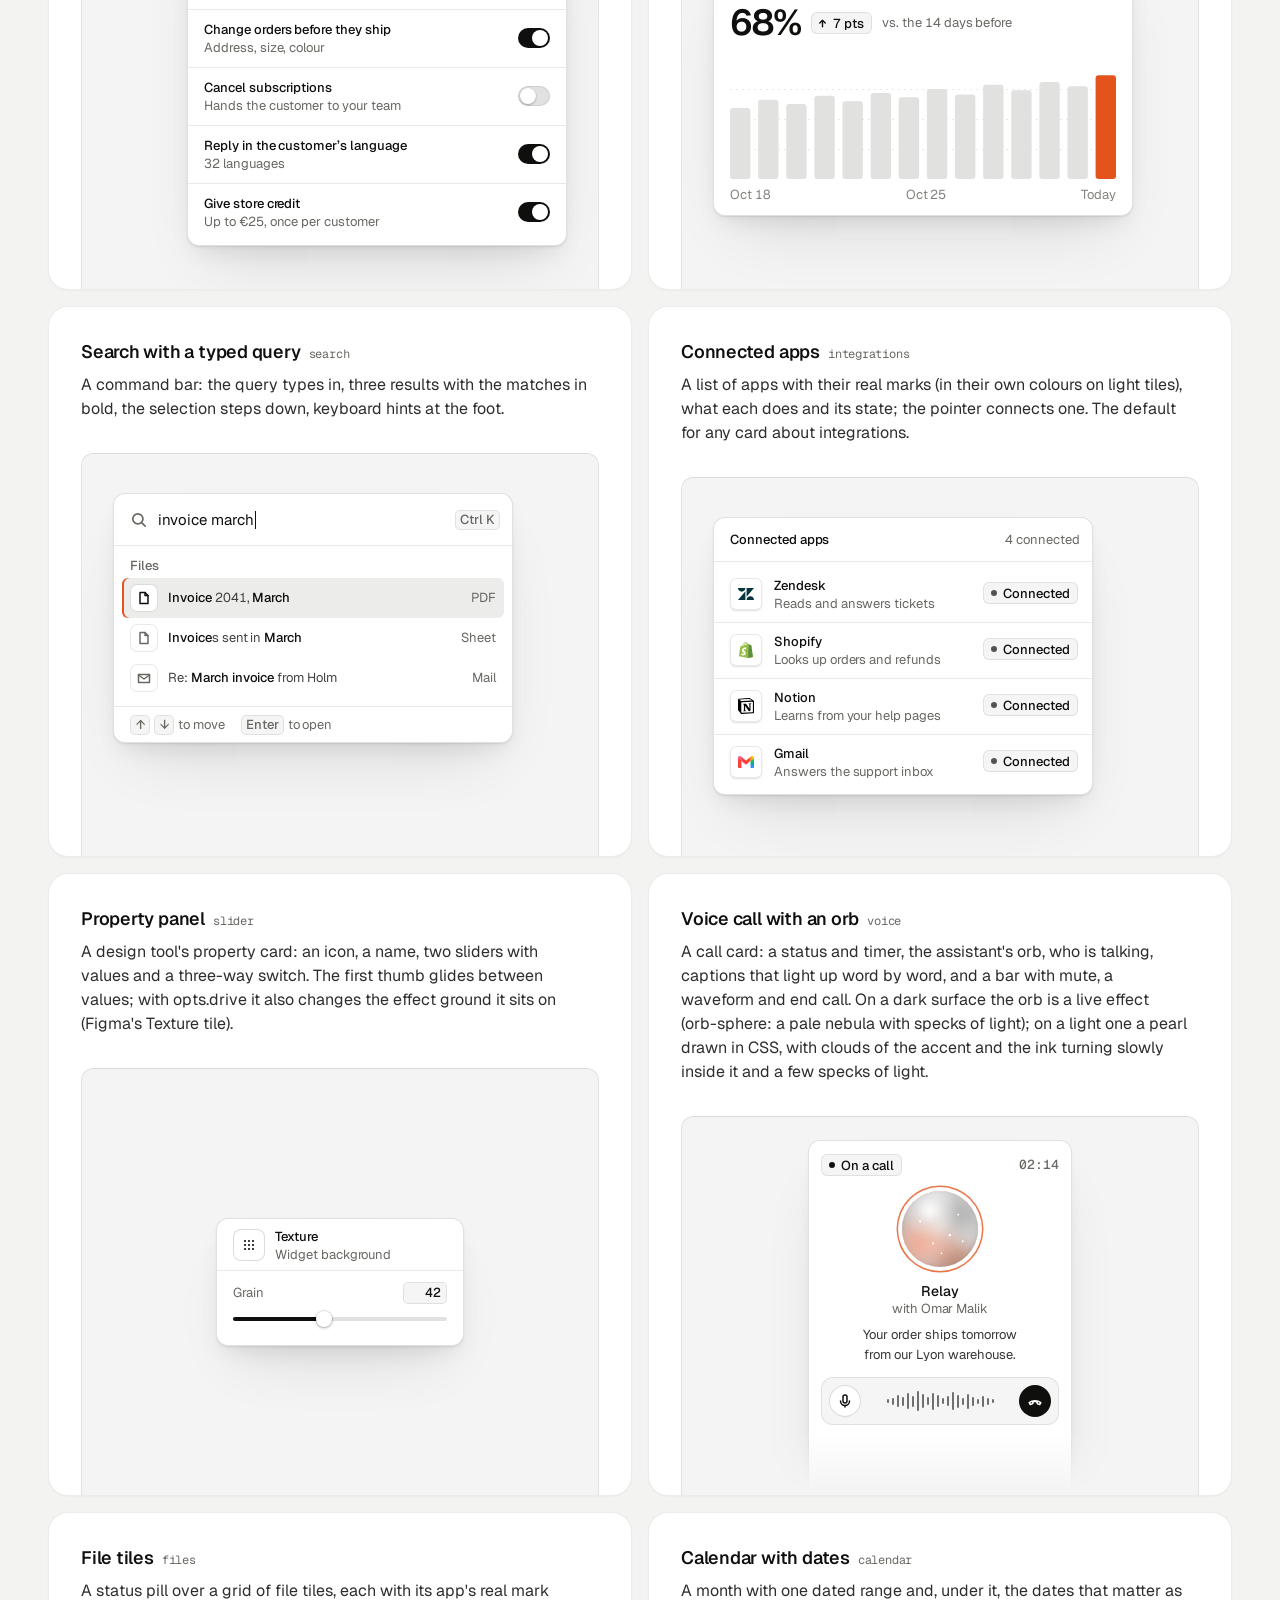
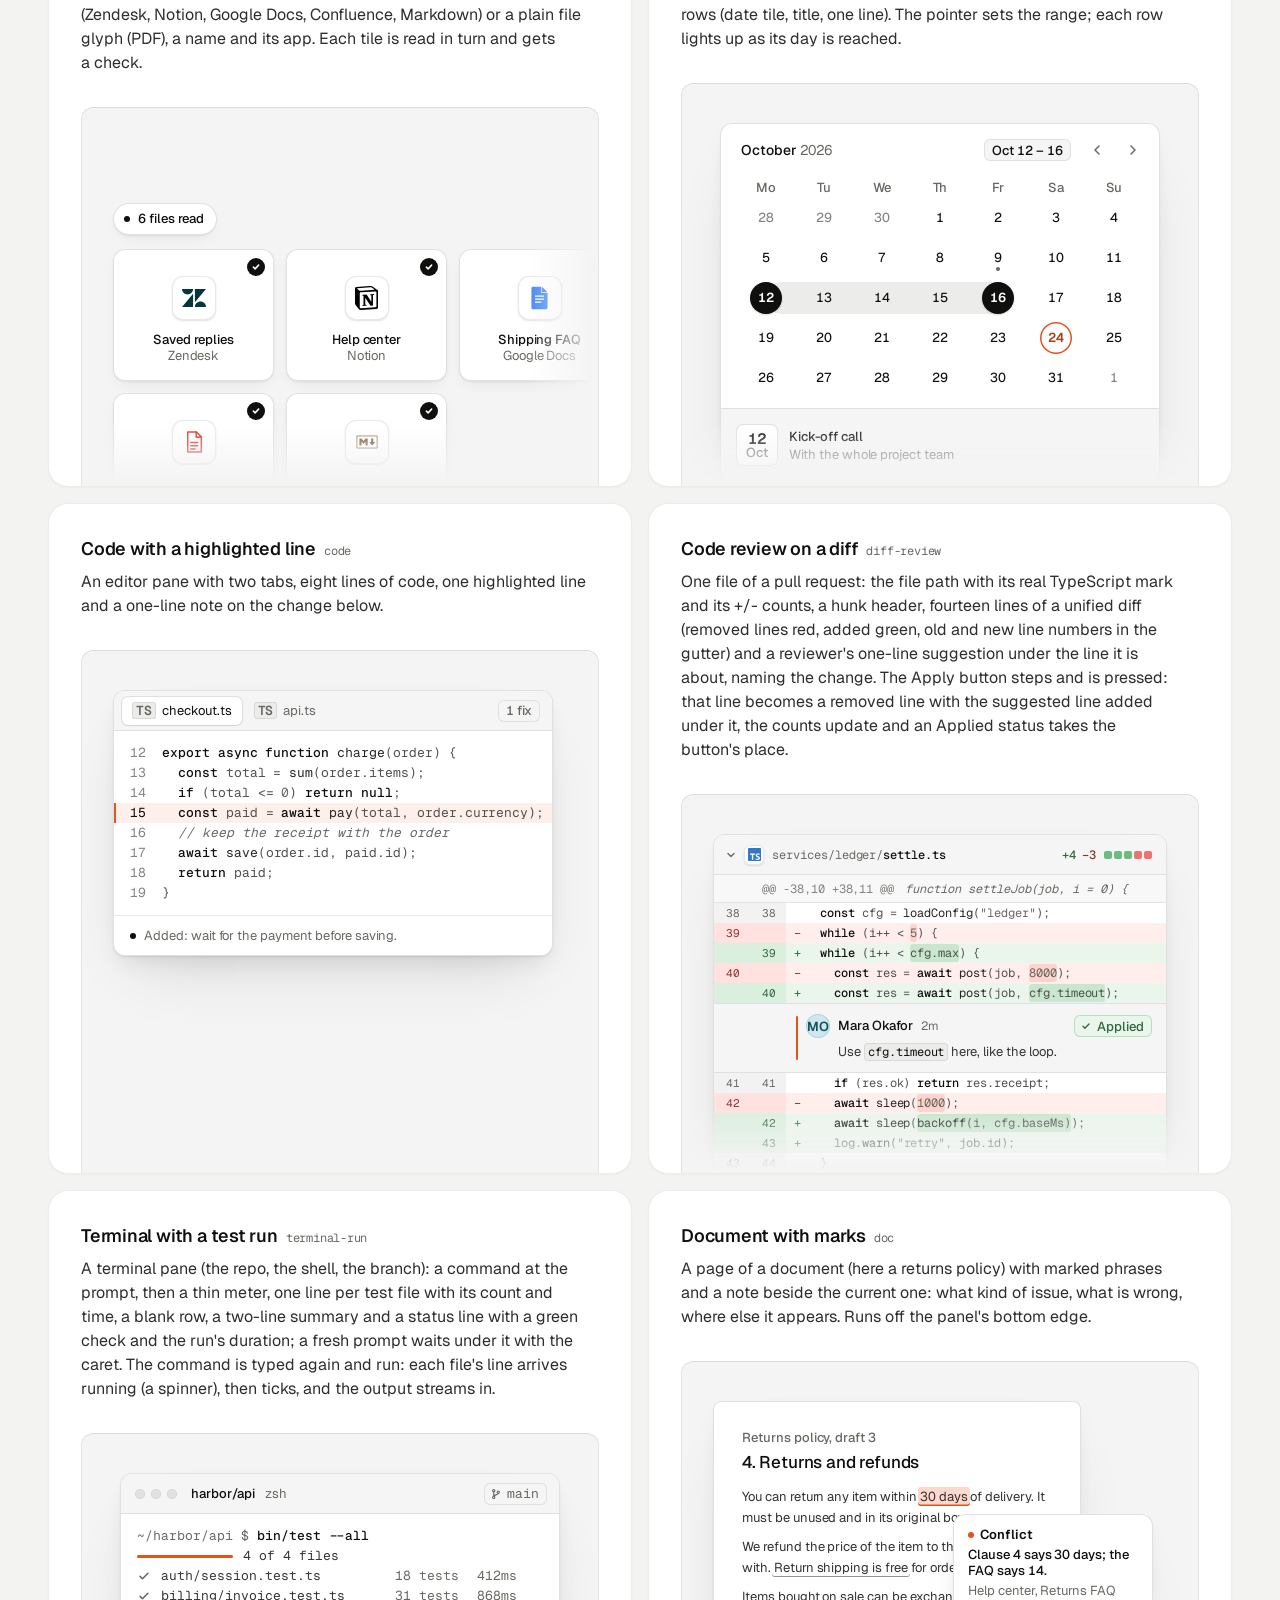
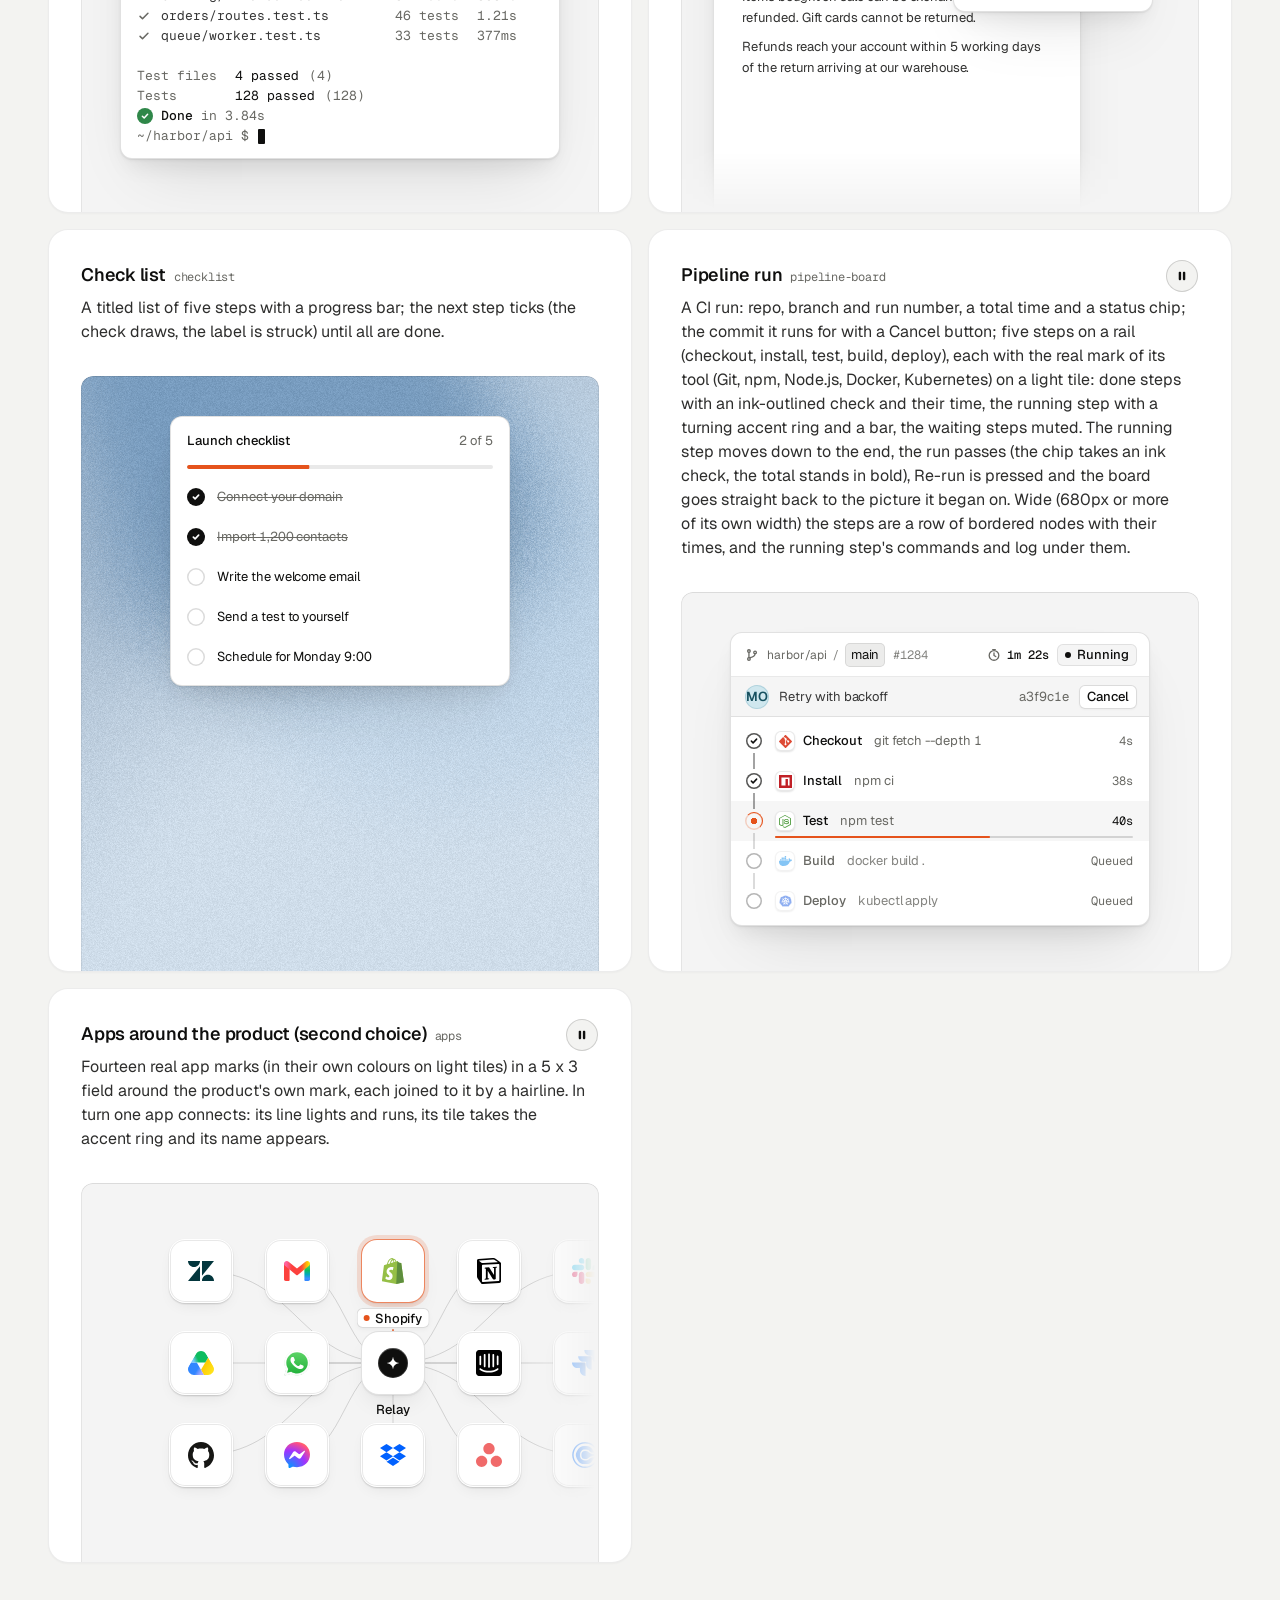
<file: .claude/skills/design-taste-frontend/assets/ui/index.html>
<!doctype html>
<html lang="en" data-theme="light">
<head>
<script>window.__tpGlMax = 16;   /* a gallery shows many live effects at once; a page of a site keeps the default 4 (fx.js) */</script>
<meta charset="utf-8">
<meta name="viewport" content="width=device-width, initial-scale=1">
<title>UI fragment kit</title>
<meta name="description" content="Nineteen pieces of real product UI from the taste-skill kit, each on an effect ground in a feature card.">
<link rel="preconnect" href="https://fonts.googleapis.com">
<link rel="preconnect" href="https://fonts.gstatic.com" crossorigin>
<link href="https://fonts.googleapis.com/css2?family=Geist:wght@300..700&family=Geist+Mono:wght@400;500&display=swap" rel="stylesheet">
<link rel="stylesheet" href="base.css">
<link rel="stylesheet" href="cards.css">
<style>
  :root { --font-text: "Geist", system-ui, sans-serif; --font-display: "Geist", system-ui, sans-serif; --font-mono: "Geist Mono", ui-monospace, monospace; }
  [data-theme="light"] { --bg: #f3f3f1; --card: #ffffff; --ink: #0f0f0e; --muted: #686863; --accent: #e5531c; --accent-ink: #ffffff; --g-bg: #e9e8e4; --g-surface: #f6f5f2; --frag: #ffffff; --warm: #c9a679; }
  [data-theme="dark"] { --bg: #070708; --card: #151517; --ink: #f2f2ef; --muted: #8f9094; --accent: #ff7a3c; --accent-ink: #120c08; --g-bg: #0e0e10; --g-surface: #1b1c1f; --frag: #1c1d20; --warm: #9c9689; }
  * { box-sizing: border-box; }
  html, body { margin: 0; }
  body { font-family: var(--font-text); background: var(--bg); color: var(--ink); -webkit-font-smoothing: antialiased; }
  .panel { --fx-bg: var(--g-bg); --fx-surface: var(--g-surface); --fx-ink: var(--ink); --fx-muted: var(--muted); --fx-accent: var(--hue, var(--warm)); --fx-accent-ink: var(--accent-ink); --calm: var(--g-bg); --p-h: 380px; }
  .top { position: sticky; top: 0; z-index: 20; background: color-mix(in oklab, var(--bg) 86%, transparent); backdrop-filter: blur(14px); -webkit-backdrop-filter: blur(14px); border-bottom: 1px solid color-mix(in oklab, var(--ink) 8%, transparent); }
  .top__in { max-width: 1232px; margin: 0 auto; padding: 0 24px; height: 60px; display: flex; align-items: center; gap: 16px; font-size: 14px; line-height: 20px; }
  .top__in strong { font-weight: 560; }
  .top__in > span { color: var(--muted); }
  .sp { flex: 1; }
  .seg { display: inline-flex; padding: 3px; border-radius: 10px; background: color-mix(in oklab, var(--ink) 6%, var(--bg)); box-shadow: inset 0 0 0 1px color-mix(in oklab, var(--ink) 6%, transparent); }
  .seg button { font: inherit; font-size: 13px; font-weight: 500; border: 0; background: none; color: color-mix(in oklab, var(--ink) 72%, var(--bg)); height: 30px; padding: 0 14px; border-radius: 7px; cursor: pointer; }
  .seg button[aria-pressed="true"] { background: var(--card); color: var(--ink); box-shadow: 0 0 0 1px color-mix(in oklab, var(--ink) 8%, transparent), 0 1px 2px rgb(0 0 0 / .1); }
  .top__in a { color: var(--ink); text-decoration: none; font-weight: 500; }
  main { max-width: 1232px; margin: 0 auto; padding: 48px 24px 96px; }
  .grid { display: grid; grid-template-columns: repeat(2, minmax(0, 1fr)); gap: 16px; }
  .card > h3 code { font: 400 12px/16px var(--font-mono); color: var(--muted); margin-left: 8px; }
  @media (max-width: 860px) { .grid { grid-template-columns: minmax(0, 1fr); } }
  @media (max-width: 600px) { main { padding: 24px 16px 64px; } .top__in { padding: 0 16px; } .top__in > span { display: none; } .panel { --p-h: 340px; } }
</style>
</head>
<body>
<header class="top">
  <div class="top__in">
    <strong>UI fragment kit</strong><span>Real product UI to set on an effect ground</span>
    <span class="sp"></span>
    <div class="seg" role="group" aria-label="Theme"><button type="button" data-mode="light" aria-pressed="true">Light</button><button type="button" data-mode="dark" aria-pressed="false">Dark</button></div>
    <a href="cards.html">Feature cards</a>
  </div>
</header>
<main><div class="grid" id="grid"></div></main>

<script type="module">
  import fx from '../effects/fx.js';
  import ui from './ui.js';
  const index = await fetch('index.json').then(r => r.json());
  // where each one sits, as its meta.json says: anchored at a corner or rising from the bottom and cut by
  // the panel's edge, or whole with 24px or more of ground round it; a fade only where an edge cuts it.
  // Only the compact slider sits in the calm middle (Figma's Texture tile); the cursor dialog is shown
  // where it belongs, over the lower-right edge of a window. [class, fade, style, opts]
  const PLACE = {
    window: ['at-corner', 'stage--fade-br', '--ay:56px'],
    chat: ['at-rise to-edge', 'stage--fade-b'],
    cursor: ['at-over', '', '--bx:24px;--by:24px'],
    notify: ['at-rise fit', 'stage--fade-b', '--ay:calc(100% - 180px);--ay-sm:calc(100% - 180px);--fit-max:380px'],
    toggles: ['at-right', ''],
    stat: ['at-corner', ''],
    search: ['at-corner', ''],
    integrations: ['at-corner', ''],
    slider: ['at-center', '', '', '{"compact":true,"drive":{"param":"grain","min":0.15,"max":0.95}}'],
    voice: ['at-rise to-edge fit', 'stage--fade-b', '--ax:max(24px, 50% - 132px);--ay:24px;--fit-max:264px'],
    files: ['at-corner wide', 'stage--fade-br', '--w:680px;--ay:96px'],
    calendar: ['at-rise fit', 'stage--fade-b', '--fit-max:440px'],
    code: ['at-corner', ''],
    'diff-review': ['at-corner fit', 'stage--fade-b', '--fit-max:480px'],
    'terminal-run': ['at-rise fit', '', '--fit-max:440px'],
    'pipeline-board': ['at-rise fit', '', '--fit-max:420px'],
    doc: ['at-corner to-edge', 'stage--fade-b'],
    checklist: ['at-rise fit', '', '--fit-max:340px'],
    apps: ['at-corner wide', 'stage--fade-br', '--w:560px;--ay:48px'],
  };
  // grounds behind UI are soft lit fields (never a line or dot pattern), on both themes: the bright
  // picture behind dark UI on the dark page, a clear step darker than white UI on the light page
  // the painting stays abstract (a mist over warm sand, level, fully soft) and shows once on the page
  const PAINT = ['painterly-landscape', { blur: 1, brush: 0.35, slope: 0, hillY: 0.3, horizon: 0.62, calm: 0.2, calmX: 0.6, calmY: 0.8, drift: 0, side: 1 }, '{"bg":"#a3b0b6","accent":"#c49a6c"}'];
  const GRAIN = ['grain-gradient', { speed: 0, grainMotion: 0, calm: 0.2, calmX: 0.5, calmY: 0.6, tint: 0.6, contrast: 0.6 }, '{"bg":"#d9ccb7","surface":"#e9e0d2","ink":"#2a2622","muted":"#6f675c","accent":"#a8794a"}'];
  const SKY = [GRAIN[0], GRAIN[1], '{"bg":"#c6d3df","surface":"#d6e0e9","ink":"#25303a","muted":"#5d6873","accent":"#3f6a92"}'];
  const SAGE = [GRAIN[0], GRAIN[1], '{"bg":"#cdd6c6","surface":"#dce3d6","ink":"#262d24","muted":"#5f6a5a","accent":"#6c8e63"}'];
  const GROUND = (m, i) => (m.name === 'slider' ? GRAIN : i === 0 ? PAINT : [GRAIN, SKY, SAGE][i % 3]);
  const q = new URLSearchParams(location.search);
  const grid = document.getElementById('grid');
  grid.innerHTML = index.fragments.map((m, i) => {
    const [at, fade, extra = '', opts = ''] = PLACE[m.name] || ['at-corner', 'stage--fade-br'];
    const [id, params, pal] = GROUND(m, i);
    const w = at === 'at-center' ? '' : ` style="--ax:32px;--ay:40px;${extra}"`;
    const o = opts ? ` data-ui-opts='${opts}'` : '';
    // the cursor is a dialog over a window's edge: the window under it holds still
    const under = m.name === 'cursor' ? `<div class="at-corner" style="--ax:32px;--ay:40px" data-ui-load="window" data-ui-opts='{"compact":true}' data-ui-still></div>` : '';
    return `<article class="card card--row"><h3>${m.title}<code>${m.name}</code></h3><p>${m.shows}</p>
      <div class="panel" data-fx="${id}" data-fx-seed="${(i + 1) * 17}" data-fx-params='${JSON.stringify(params)}' data-fx-palette='${pal}' style="--calm-k:0%">
        <div class="stage ${fade}">${under}<div class="${at}"${w}${o} data-ui-load="${m.name}"></div></div></div></article>`;
  }).join('');
  function setMode(mode) {
    document.documentElement.dataset.theme = mode;
    document.querySelectorAll('.seg button').forEach(b => b.setAttribute('aria-pressed', String(b.dataset.mode === mode)));
  }
  setMode(q.get('mode') === 'dark' ? 'dark' : 'light');
  if (q.has('t')) fx.setClock(+q.get('t'));
  // each ground is drawn once near the screen and kept as a picture (its WebGL context freed), so nineteen
  // panels need one or two contexts, not nineteen
  await Promise.all([ui.loadAll(grid), ui.grounds(grid, fx)]);
  document.documentElement.dataset.ready = '1';
  document.querySelectorAll('.seg button').forEach(b => b.addEventListener('click', async () => {
    setMode(b.dataset.mode);
    for (const el of grid.querySelectorAll('[data-ui]')) el.__ui?.repaint?.();
    await ui.grounds(grid, fx);
  }));
</script>
</body>
</html>
</file>
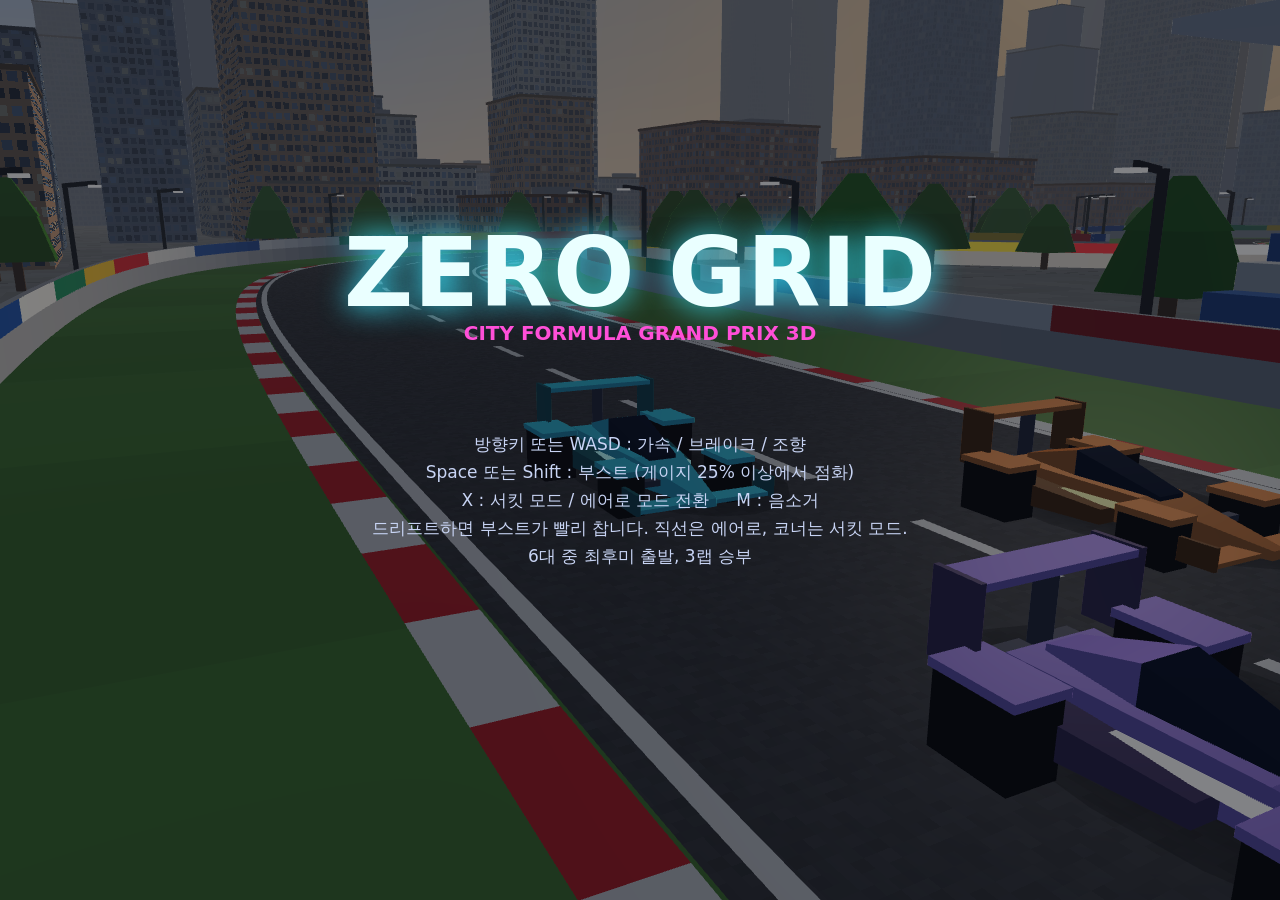
<file: game/zero-grid-3d.html>
<!DOCTYPE html>
<html lang="ko">
<head>
<meta charset="utf-8">
<meta name="viewport" content="width=device-width,initial-scale=1,maximum-scale=1,user-scalable=no">
<title>ZERO GRID 3D</title>
<style>
  html,body{margin:0;height:100%;background:#05060c;overflow:hidden;font-family:system-ui,"Apple SD Gothic Neo","Malgun Gothic",sans-serif;-webkit-user-select:none;user-select:none;touch-action:none}
  canvas{position:fixed;left:0;top:0;display:block;width:100vw;height:100vh}
  #touch{position:fixed;inset:0;pointer-events:none;display:none}
  #touch button{position:absolute;pointer-events:auto;border:2px solid #39e6ff;background:rgba(10,20,40,.55);color:#bff6ff;font:700 16px system-ui,sans-serif;border-radius:16px;touch-action:none}
  #bL{left:16px;bottom:24px;width:84px;height:84px}
  #bR{left:112px;bottom:24px;width:84px;height:84px}
  #bBoost{right:16px;bottom:24px;width:96px;height:84px;border-color:#ff4fd8!important;color:#ffd0f4!important}
  #bBrake{right:124px;bottom:24px;width:84px;height:84px}
  #bMode{right:16px;bottom:120px;width:96px;height:56px}
</style>
</head>
<body>
<canvas id="gl"></canvas><canvas id="c"></canvas>
<div id="touch">
  <button id="bL">&#9664;</button><button id="bR">&#9654;</button>
  <button id="bBrake">BRAKE</button><button id="bBoost">BOOST</button><button id="bMode">MODE</button>
</div>
<script>
(() => {
'use strict';
const cv = document.getElementById('c'), g = cv.getContext('2d'), glc = document.getElementById('gl');
let W = 0, H = 0, DPR = 1;
function resize(){ DPR = Math.min(2, window.devicePixelRatio || 1); W = innerWidth; H = innerHeight; cv.width = glc.width = W*DPR; cv.height = glc.height = H*DPR; }
addEventListener('resize', resize); resize();

const AUTO = /[?&]auto/.test(location.search);
const LAPS = 3, HW = 105, RUNOFF = 115, DS = 20;
const clamp = (v,a,b) => v<a?a:v>b?b:v;
const wrapA = a => { while(a>Math.PI)a-=2*Math.PI; while(a<-Math.PI)a+=2*Math.PI; return a; };

// ---------- Track ----------
const CTRL = [[1600,2300],[2800,2300],[3700,2100],[4000,1500],[3600,1000],[2900,1100],[2500,1500],[2000,1400],
  [1900,900],[2400,500],[1800,250],[1000,400],[500,900],[800,1400],[400,1800],[600,2200]].map(p => [p[0]*1.4, p[1]*1.4]);
const T = (() => {
  const n = CTRL.length, dense = [];
  for (let i=0;i<n;i++){
    const p0=CTRL[(i-1+n)%n], p1=CTRL[i], p2=CTRL[(i+1)%n], p3=CTRL[(i+2)%n];
    for (let s=0;s<40;s++){
      const t=s/40, t2=t*t, t3=t2*t;
      dense.push([0,1].map(k => 0.5*((2*p1[k]) + (-p0[k]+p2[k])*t + (2*p0[k]-5*p1[k]+4*p2[k]-p3[k])*t2 + (-p0[k]+3*p1[k]-3*p2[k]+p3[k])*t3)));
    }
  }
  const m = dense.length, cum=[0];
  for (let i=0;i<m;i++){ const a=dense[i], b=dense[(i+1)%m]; cum.push(cum[i]+Math.hypot(b[0]-a[0],b[1]-a[1])); }
  const L = cum[m], N = Math.round(L/DS), ds = L/N;
  const x=new Float32Array(N), y=new Float32Array(N), tx=new Float32Array(N), ty=new Float32Array(N), k=new Float32Array(N);
  let j=0;
  for (let i=0;i<N;i++){
    const d=i*ds; while(cum[j+1]<d) j++;
    const f=(d-cum[j])/(cum[j+1]-cum[j]), a=dense[j], b=dense[(j+1)%m];
    x[i]=a[0]+(b[0]-a[0])*f; y[i]=a[1]+(b[1]-a[1])*f;
  }
  const ang=new Float32Array(N);
  for (let i=0;i<N;i++){ const p=(i-1+N)%N, q=(i+1)%N; const dx=x[q]-x[p], dy=y[q]-y[p], l=Math.hypot(dx,dy); tx[i]=dx/l; ty[i]=dy/l; ang[i]=Math.atan2(dy,dx); }
  const raw=new Float32Array(N);
  for (let i=0;i<N;i++) raw[i]=wrapA(ang[(i+1)%N]-ang[(i-1+N)%N])/(2*ds);
  for (let i=0;i<N;i++){ let s=0; for(let d=-3;d<=3;d++) s+=raw[(i+d+N)%N]; k[i]=s/7; }
  const path=new Path2D(); path.moveTo(x[0],y[0]); for(let i=1;i<N;i++) path.lineTo(x[i],y[i]); path.closePath();
  let minX=1e9,minY=1e9,maxX=-1e9,maxY=-1e9;
  for (let i=0;i<N;i++){ minX=Math.min(minX,x[i]); maxX=Math.max(maxX,x[i]); minY=Math.min(minY,y[i]); maxY=Math.max(maxY,y[i]); }
  return {N,ds,x,y,tx,ty,k,ang,path,minX,minY,maxX,maxY};
})();
const N = T.N;

// ---------- Cars ----------
const RIVALS = [
  {name:'VEGA', col:'#ff4f6d', skill:1.00},
  {name:'NOVA', col:'#ffc23d', skill:0.985},
  {name:'KRAIT',col:'#7dff5a', skill:0.97},
  {name:'ORCA', col:'#b08bff', skill:0.955},
  {name:'LYNX', col:'#ff8a3d', skill:0.94},
];
let cars, player, state, tState, raceT, finishOrder, parts, navi, shake;

function makeCar(name, col, skill, slot, isPlayer){
  const back = 5 + slot*4, i = (N - back) % N, lane = (slot%2 ? 1 : -1) * 42;
  return { name, col, skill, isPlayer, x: T.x[i] - T.ty[i]*lane, y: T.y[i] + T.tx[i]*lane, a: T.ang[i], vx:0, vy:0,
    idx:i, prog:-back, off:lane, lane, aero:false, boost: isPlayer?0.5:Math.random()*0.5, boosting:false,
    vf:0, vl:0, onTrack:true, lapStart:0, best:0, last:0, lapsDone:0, finished:false, finT:0, laneT:0 };
}
function reset(){
  cars = RIVALS.map((r,i) => makeCar(r.name, r.col, r.skill, i, false));
  player = makeCar('YOU', '#39e6ff', 1, RIVALS.length, true);
  cars.push(player);
  state = 'title'; tState = 0; raceT = 0; finishOrder = []; parts = []; shake = 0;
  navi = {msg:'', t:0, cd:0, lastPos:0, boostSaid:false};
  cam.x = player.x; cam.y = player.y;
}
const cam = {x:0,y:0,z:1};

// ---------- Input ----------
const keys = {};
let touchMode = false, modeLatch = false;
addEventListener('keydown', e => {
  if (['ArrowUp','ArrowDown','ArrowLeft','ArrowRight','Space'].includes(e.code)) e.preventDefault();
  if (e.repeat) return;
  keys[e.code] = true; audioInit();
  if (e.code==='Enter') advance();
  if (e.code==='KeyX' || e.code==='KeyE') toggleMode();
  if (e.code==='KeyM') muted = !muted;
});
addEventListener('keyup', e => { keys[e.code] = false; });
function toggleMode(){ if (state==='race' && !player.finished){ player.aero = !player.aero; say(player.aero ? '에어로 모드 전개. 최고속 상승, 선회력 저하.' : '서킷 모드 복귀. 그립 확보.', 2); beep(player.aero?880:520, .08); } }
function advance(){
  if (state==='title'){ state='count'; tState=0; say('시스템 온라인. 그리드 정렬 완료.', 2.5); }
  else if (state==='result' && tState>1) reset();
}
function bindBtn(id, code, tap){
  const b = document.getElementById(id);
  b.addEventListener('pointerdown', e => { e.preventDefault(); keys[code]=true; audioInit(); if (tap) tap(); });
  ['pointerup','pointercancel','pointerleave'].forEach(t => b.addEventListener(t, () => { keys[code]=false; }));
}
bindBtn('bL','ArrowLeft'); bindBtn('bR','ArrowRight'); bindBtn('bBrake','ArrowDown'); bindBtn('bBoost','Space'); bindBtn('bMode','_m', toggleMode);
addEventListener('touchstart', () => { if(!touchMode){ touchMode=true; document.getElementById('touch').style.display='block'; } }, {passive:true});
cv.addEventListener('pointerdown', () => { audioInit(); advance(); });

// ---------- Audio ----------
let ac=null, osc=null, gain=null, muted=false;
function audioInit(){
  if (ac) return;
  try {
    ac = new (window.AudioContext||window.webkitAudioContext)();
    osc = ac.createOscillator(); osc.type='sawtooth';
    const f = ac.createBiquadFilter(); f.type='lowpass'; f.frequency.value=900;
    gain = ac.createGain(); gain.gain.value=0;
    osc.connect(f); f.connect(gain); gain.connect(ac.destination); osc.start();
  } catch(e){ ac=null; }
}
function beep(freq, dur){
  if (!ac || muted) return;
  const o=ac.createOscillator(), gg=ac.createGain(); o.type='square'; o.frequency.value=freq;
  gg.gain.setValueAtTime(.05, ac.currentTime); gg.gain.exponentialRampToValueAtTime(.001, ac.currentTime+dur);
  o.connect(gg); gg.connect(ac.destination); o.start(); o.stop(ac.currentTime+dur);
}

// ---------- Navigator ----------
function say(msg, dur, force){ if (navi.t>0 && !force && navi.pri) return; navi.msg=msg; navi.t=dur||2; navi.pri=!!force; }

// ---------- Simulation ----------
function locate(c){
  let best=1e18, bi=c.idx;
  for (let d=-6; d<=16; d++){
    const i=(c.idx+d+N)%N, dx=c.x-T.x[i], dy=c.y-T.y[i], q=dx*dx+dy*dy;
    if (q<best){ best=q; bi=i; }
  }
  let delta = bi-c.idx; if (delta>N/2) delta-=N; if (delta<-N/2) delta+=N;
  c.prog += delta; c.idx = bi;
  const nx=-T.ty[bi], ny=T.tx[bi];
  c.off = (c.x-T.x[bi])*nx + (c.y-T.y[bi])*ny;
  const lim = HW+RUNOFF-14;
  if (Math.abs(c.off) > lim){
    const s = Math.sign(c.off), over = Math.abs(c.off)-lim;
    c.x -= nx*s*over; c.y -= ny*s*over;
    const vn = (c.vx*nx + c.vy*ny)*s;
    if (vn>0){ c.vx -= nx*s*vn*1.3; c.vy -= ny*s*vn*1.3; if (c.isPlayer && vn>120){ shake=.3; beep(90,.15);} }
    c.vx*=0.985; c.vy*=0.985; c.off = s*lim;
  }
  c.onTrack = Math.abs(c.off) <= HW+6;
}
function stepCar(c, inp, dt){
  let maxV = (c.isPlayer?620:640*c.skill) * (c.aero?1.16:1);
  let turn = c.aero?1.9:2.7, grip = c.aero?4.5:8, acc = 520;
  c.boosting = inp.boost && c.boost>0 && (c.boosting || c.boost>=0.25);
  if (c.boosting){ c.boost = Math.max(0, c.boost-0.4*dt); maxV*=1.3; acc*=1.8; }
  else c.boost = Math.min(1, c.boost + (0.085 + (Math.abs(c.vl)>70 && c.onTrack ? 0.14 : 0))*dt);
  if (!c.onTrack){ maxV*=0.5; grip=3.5; }
  const sp = Math.hypot(c.vx,c.vy);
  c.a += inp.steer * turn * (1-0.3*Math.min(1,sp/700)) * clamp(c.vf/160,-1,1) * dt;
  const fx=Math.cos(c.a), fy=Math.sin(c.a);
  let vf = c.vx*fx + c.vy*fy, vl = -c.vx*fy + c.vy*fx;
  if (inp.gas && vf<maxV) vf = Math.min(maxV, vf + acc*dt*Math.max(.2, 1-vf/maxV));
  if (vf>maxV) vf -= (vf-maxV)*2.2*dt;
  if (inp.brake) vf -= (vf>0?950:320)*dt;
  vf -= vf*(inp.gas?0.05:0.6)*dt;
  if (vf<-160) vf=-160;
  vl *= Math.exp(-grip*dt);
  c.vf=vf; c.vl=vl;
  c.vx = fx*vf - fy*vl; c.vy = fy*vf + fx*vl;
  c.x += c.vx*dt; c.y += c.vy*dt;
  locate(c);
  // particles
  if (c.boosting && Math.random()<.9) parts.push({x:c.x-fx*24, y:c.y-fy*24, vx:-fx*120+(Math.random()-.5)*60, vy:-fy*120+(Math.random()-.5)*60, l:.35, m:.35, col:'#ff4fd8', r:5});
  if ((Math.abs(vl)>110 || !c.onTrack) && sp>120 && Math.random()<.5) parts.push({x:c.x-fx*18, y:c.y-fy*18, vx:0, vy:0, l:.6, m:.6, col:c.onTrack?'#9aa4c4':'#6b5a3a', r:4});
}
function aiInput(c){
  const look = 4 + Math.floor(Math.max(0,c.vf)/70), ti=(c.idx+look)%N;
  const txp = T.x[ti] - T.ty[ti]*c.lane, typ = T.y[ti] + T.tx[ti]*c.lane;
  const diff = wrapA(Math.atan2(typ-c.y, txp-c.x) - c.a);
  let target = 1e9, straight = true;
  for (let j=0; j<34; j++){
    const kk = Math.abs(T.k[(c.idx+j)%N]);
    if (kk > 0.0006 && j<28) straight = false;
    const vc = (1.5*c.skill + (c.isPlayer?0.05:0)) / Math.max(kk,1e-5);
    const v = Math.sqrt(vc*vc + 2*750*j*T.ds);
    if (v<target) target=v;
  }
  c.aero = straight && !c.isPlayer ? true : (c.isPlayer ? straight : false);
  return { steer: clamp(diff*3,-1,1), gas: c.vf < target, brake: c.vf > target*1.06, boost: straight && (c.boosting || c.boost>0.7) };
}
function collide(){
  for (let i=0;i<cars.length;i++) for (let j=i+1;j<cars.length;j++){
    const a=cars[i], b=cars[j], dx=b.x-a.x, dy=b.y-a.y, d=Math.hypot(dx,dy), R=40;
    if (d<R && d>0.01){
      const nx=dx/d, ny=dy/d, o=(R-d)/2;
      a.x-=nx*o; a.y-=ny*o; b.x+=nx*o; b.y+=ny*o;
      const rv=(b.vx-a.vx)*nx+(b.vy-a.vy)*ny;
      if (rv<0){ a.vx+=nx*rv*.6; a.vy+=ny*rv*.6; b.vx-=nx*rv*.6; b.vy-=ny*rv*.6; if ((a.isPlayer||b.isPlayer) && rv<-60){ shake=.2; beep(120,.08);} }
    }
  }
}
function ranking(){
  return cars.slice().sort((a,b) => (a.finished&&b.finished) ? a.finT-b.finT : a.finished ? -1 : b.finished ? 1 : b.prog-a.prog);
}
function update(dt){
  tState += dt;
  if (state==='title') return;
  if (state==='count'){
    const s=Math.floor(tState);
    if (s!==update.ls){ update.ls=s; if (s>=1&&s<=3) beep(440,.12); }
    if (tState>=4){ state='race'; tState=0; beep(880,.4); say('레이스 스타트!', 1.5, true); }
    return;
  }
  raceT += dt;
  for (const c of cars){
    let inp;
    if (c.isPlayer && !AUTO && !c.finished){
      inp = { steer:(keys.ArrowRight||keys.KeyD?1:0)-(keys.ArrowLeft||keys.KeyA?1:0), gas: touchMode ? !keys.ArrowDown : !!(keys.ArrowUp||keys.KeyW),
        brake: !!(keys.ArrowDown||keys.KeyS), boost: !!(keys.Space||keys.ShiftLeft||keys.ShiftRight) };
    } else {
      inp = aiInput(c);
      if (c.finished){ inp.boost=false; c.aero=false; inp.gas = c.vf<260; inp.brake = c.vf>300; }
      else if (!c.isPlayer){ // light rubber band + lane change
        const gap = player.prog - c.prog;
        if (gap>60) inp.boost = inp.boost || (c.boost>0.3 && Math.abs(T.k[(c.idx+10)%N])<0.0006);
        c.laneT -= dt; if (c.laneT<=0){ c.laneT=2+Math.random()*3; c.lane=(Math.random()*2-1)*55; }
      }
    }
    stepCar(c, inp, dt);
    const laps = Math.floor(c.prog/N);
    if (laps > c.lapsDone && c.prog>=0){
      c.lapsDone = laps; c.last = raceT - c.lapStart; c.lapStart = raceT;
      if (!c.best || c.last<c.best) c.best = c.last;
      if (laps>=LAPS && !c.finished){ c.finished=true; c.finT=raceT; finishOrder.push(c); }
      if (c.isPlayer){
        if (c.finished){ state='result'; tState=0; const pos=finishOrder.indexOf(c)+1; say(pos===1?'체커 플래그. 우승입니다!':'체커 플래그. '+pos+'위로 완주.', 6, true); beep(660,.5); }
        else { beep(700,.15); say(laps===LAPS-1 ? '파이널 랩. 랩타임 '+fmt(c.last) : '랩 '+(laps+1)+' 진입. 랩타임 '+fmt(c.last), 3, true); }
      }
    }
  }
  collide();
  for (let i=parts.length-1;i>=0;i--){ const p=parts[i]; p.l-=dt; p.x+=p.vx*dt; p.y+=p.vy*dt; if(p.l<=0) parts.splice(i,1); }
  if (parts.length>400) parts.splice(0, parts.length-400);
  // navigator advice
  navi.t -= dt; navi.cd -= dt; if (shake>0) shake-=dt;
  if (state==='race' && navi.cd<=0 && navi.t<=0){
    const p=player, pos=ranking().indexOf(p)+1;
    let kMax=0, kSign=0;
    for (let j=8;j<30;j++){ const kk=T.k[(p.idx+j)%N]; if (Math.abs(kk)>kMax){ kMax=Math.abs(kk); kSign=Math.sign(kk);} }
    if (p.vf*1 < -40 || (p.vx*T.tx[p.idx]+p.vy*T.ty[p.idx]) < -60){ say('역주행입니다. 진행 방향을 확인하세요.', 2); navi.cd=3; }
    else if (!p.onTrack){ say('코스 이탈. 그립이 떨어집니다.', 1.5); navi.cd=3; }
    else if (navi.lastPos && pos<navi.lastPos){ say('추월 성공. 현재 '+pos+'위.', 2); navi.cd=2.5; }
    else if (kMax>0.0022 && p.vf>430){ say('전방 '+(kSign>0?'우':'좌')+'코너. 감속'+(p.aero?' 및 서킷 모드 전환':'')+' 권장.', 1.6); navi.cd=3; }
    else if (kMax<0.0005 && !p.aero && p.vf>300){ say('직선 구간. 에어로 모드 권장.', 1.8); navi.cd=5; }
    else if (p.boost>=1 && !navi.boostSaid){ say('부스트 충전 완료.', 1.5); navi.boostSaid=true; navi.cd=2; }
    if (p.boost<0.5) navi.boostSaid=false;
    navi.lastPos = pos;
  }
  // engine
  if (gain){ const sp=Math.abs(player.vf); osc.frequency.value = 55 + sp*0.32 + (player.boosting?40:0); gain.gain.value = (muted||state==='title') ? 0 : 0.035; }
}
const fmt = t => { const m=Math.floor(t/60), s=t-m*60; return m+':'+(s<10?'0':'')+s.toFixed(2); };

// ---------- Rendering (WebGL 3D) ----------
const gl = glc.getContext('webgl', {antialias:true, alpha:false});
const hex = h => [parseInt(h.slice(1,3),16)/255, parseInt(h.slice(3,5),16)/255, parseInt(h.slice(5,7),16)/255];
const M4 = {
  mul(a,b){ const o=new Float32Array(16); for(let c=0;c<4;c++) for(let r=0;r<4;r++){ let s=0; for(let k=0;k<4;k++) s+=a[k*4+r]*b[c*4+k]; o[c*4+r]=s; } return o; },
  persp(fy,asp,n,f){ const t=1/Math.tan(fy/2); return new Float32Array([t/asp,0,0,0, 0,t,0,0, 0,0,(f+n)/(n-f),-1, 0,0,2*f*n/(n-f),0]); },
  look(e,c,u){ let z=[e[0]-c[0],e[1]-c[1],e[2]-c[2]]; let l=Math.hypot(...z); z=z.map(v=>v/l);
    let x=[u[1]*z[2]-u[2]*z[1], u[2]*z[0]-u[0]*z[2], u[0]*z[1]-u[1]*z[0]]; l=Math.hypot(...x); x=x.map(v=>v/l);
    const y=[z[1]*x[2]-z[2]*x[1], z[2]*x[0]-z[0]*x[2], z[0]*x[1]-z[1]*x[0]], d=(a,b)=>a[0]*b[0]+a[1]*b[1]+a[2]*b[2];
    return new Float32Array([x[0],y[0],z[0],0, x[1],y[1],z[1],0, x[2],y[2],z[2],0, -d(x,e),-d(y,e),-d(z,e),1]); },
  T(x,y,z){ return new Float32Array([1,0,0,0, 0,1,0,0, 0,0,1,0, x,y,z,1]); },
  S(x,y,z){ return new Float32Array([x,0,0,0, 0,y,0,0, 0,0,z,0, 0,0,0,1]); },
  Ry(t){ const c=Math.cos(t), s=Math.sin(t); return new Float32Array([c,0,-s,0, 0,1,0,0, s,0,c,0, 0,0,0,1]); },
  Rx(t){ const c=Math.cos(t), s=Math.sin(t); return new Float32Array([1,0,0,0, 0,c,s,0, 0,-s,c,0, 0,0,0,1]); },
  I: new Float32Array([1,0,0,0, 0,1,0,0, 0,0,1,0, 0,0,0,1]),
};
class Builder {
  constructor(){ this.v=[]; this.m=null; }
  tp(p){ const m=this.m; return m ? [m[0]*p[0]+m[4]*p[1]+m[8]*p[2]+m[12], m[1]*p[0]+m[5]*p[1]+m[9]*p[2]+m[13], m[2]*p[0]+m[6]*p[1]+m[10]*p[2]+m[14]] : p; }
  quad(a,b,c,d,col,emi,out){ // out: point the normal should face away from (optional), or 'up'
    const e1=[b[0]-a[0],b[1]-a[1],b[2]-a[2]], e2=[d[0]-a[0],d[1]-a[1],d[2]-a[2]];
    let n=[e1[1]*e2[2]-e1[2]*e2[1], e1[2]*e2[0]-e1[0]*e2[2], e1[0]*e2[1]-e1[1]*e2[0]]; const l=Math.hypot(...n)||1; n=n.map(v=>v/l);
    if (out==='up'){ if(n[1]<0) n=n.map(v=>-v); }
    else if (out){ const fc=[(a[0]+c[0])/2-out[0],(a[1]+c[1])/2-out[1],(a[2]+c[2])/2-out[2]]; if(fc[0]*n[0]+fc[1]*n[1]+fc[2]*n[2]<0) n=n.map(v=>-v); }
    for (const p of [a,b,c,a,c,d]) this.v.push(p[0],p[1],p[2],n[0],n[1],n[2],col[0],col[1],col[2],emi||0);
  }
  hexa(P,col,emi){ const p=P.map(q=>this.tp(q)), ct=[0,0,0]; for(const q of p){ ct[0]+=q[0]/8; ct[1]+=q[1]/8; ct[2]+=q[2]/8; }
    for (const f of [[0,1,3,2],[4,5,7,6],[0,1,5,4],[2,3,7,6],[0,2,6,4],[1,3,7,5]]) this.quad(p[f[0]],p[f[1]],p[f[2]],p[f[3]],col,emi,ct); }
  frust(x0,x1,a,b,col,emi,zc){ zc=zc||0; this.hexa([[x0,a[0],zc-a[2]],[x0,a[0],zc+a[2]],[x0,a[1],zc-a[2]],[x0,a[1],zc+a[2]],[x1,b[0],zc-b[2]],[x1,b[0],zc+b[2]],[x1,b[1],zc-b[2]],[x1,b[1],zc+b[2]]],col,emi); }
  box(cx,cy,cz,sx,sy,sz,col,emi){ const s=[cy-sy/2,cy+sy/2,sz/2]; this.frust(cx-sx/2,cx+sx/2,s,s,col,emi,cz); }
  mesh(){ const buf=gl.createBuffer(); gl.bindBuffer(gl.ARRAY_BUFFER,buf); gl.bufferData(gl.ARRAY_BUFFER,new Float32Array(this.v),gl.STATIC_DRAW); return {buf,n:this.v.length/10}; }
}
const prog = (() => {
  const vs=`attribute vec3 aP,aN; attribute vec4 aC; uniform mat4 uVP,uM; varying vec3 vN,vW; varying vec4 vC;
    void main(){ vec4 w=uM*vec4(aP,1.); vW=w.xyz; vN=(uM*vec4(aN,0.)).xyz; vC=aC; gl_Position=uVP*w; }`;
  const fs=`precision highp float; uniform vec3 uCam,uFog; uniform float uA,uK; varying vec3 vN,vW; varying vec4 vC;
    float hash(vec2 p){ return fract(sin(dot(p,vec2(12.9898,78.233)))*43758.5453); }
    void main(){ vec3 L=normalize(vec3(-.55,.30,-.78)); vec3 n=normalize(vN); vec3 v=normalize(uCam-vW); float dist=distance(uCam,vW);
      vec3 base=vC.rgb; float emi=vC.a>1.5?0.:vC.a; float gloss=.25;
      if (vC.a>3.5){ float g=hash(floor(vW.xz*.5)); base*=.93+.14*g; gloss=.12; }
      else if (vC.a>2.5){ float g=hash(floor(vW.xz/40.)); base*=.94+.1*g; vec2 t=fract(vW.xz/400.); base*=1.-.12*step(.985,max(t.x,t.y)); gloss=0.; }
      else if (vC.a>1.5 && abs(n.y)<.5){ vec2 uv=vec2(dot(vW.xz,vec2(-n.z,n.x))/15.,vW.y/19.); vec2 cell=floor(uv), f=fract(uv);
        float h=hash(cell); float win=step(.16,f.x)*step(f.x,.84)*step(.22,f.y)*step(f.y,.82); float fade=smoothstep(5000.,1200.,dist);
        vec3 glass=mix(vec3(.10,.16,.24),vec3(.50,.66,.82),h*h); glass=mix(glass,vec3(1.,.86,.6),step(.93,h)*.7);
        float m=win*fade+.42*(1.-fade); base=mix(base,mix(glass,vec3(.3,.42,.55),1.-fade),m); gloss=.25+.9*m; }
      float d=max(dot(n,L),0.); float s=pow(max(dot(reflect(-L,n),v),0.),32.)*gloss;
      vec3 lit=base*(vec3(.46,.52,.62)+vec3(1.,.86,.66)*.85*d)+vec3(1.,.9,.75)*s*step(.02,d); vec3 c=mix(lit,base*1.25,emi);
      float f=(1.-exp(-dist*uK))*(1.-.5*emi); c=mix(c,uFog,f); gl_FragColor=vec4(c*uA,1.); }`;
  const sh=(t,s)=>{ const o=gl.createShader(t); gl.shaderSource(o,s); gl.compileShader(o); if(!gl.getShaderParameter(o,gl.COMPILE_STATUS)) throw new Error(gl.getShaderInfoLog(o)); return o; };
  const p=gl.createProgram(); gl.attachShader(p,sh(gl.VERTEX_SHADER,vs)); gl.attachShader(p,sh(gl.FRAGMENT_SHADER,fs)); gl.linkProgram(p);
  if(!gl.getProgramParameter(p,gl.LINK_STATUS)) throw new Error(gl.getProgramInfoLog(p));
  gl.useProgram(p);
  const u={}; for (const n of ['uVP','uM','uCam','uFog','uA','uK']) u[n]=gl.getUniformLocation(p,n);
  const a={}; for (const n of ['aP','aN','aC']){ a[n]=gl.getAttribLocation(p,n); gl.enableVertexAttribArray(a[n]); }
  return {u,a};
})();
function drawMesh(m, M, alpha){
  gl.bindBuffer(gl.ARRAY_BUFFER, m.buf);
  gl.vertexAttribPointer(prog.a.aP,3,gl.FLOAT,false,40,0); gl.vertexAttribPointer(prog.a.aN,3,gl.FLOAT,false,40,12); gl.vertexAttribPointer(prog.a.aC,4,gl.FLOAT,false,40,24);
  gl.uniformMatrix4fv(prog.u.uM,false,M); gl.uniform1f(prog.u.uA,alpha==null?1:alpha);
  gl.drawArrays(gl.TRIANGLES,0,m.n);
}
const FOG = [0.80,0.78,0.76], FOGK = 0.00011;

// sky dome (drawn around the camera, no fog, no depth)
const SUN = (() => { const v=[-0.55,0.30,-0.78], l=Math.hypot(...v); return v.map(x=>x/l); })();
const sky = (() => {
  const b=new Builder(), R=12000, SEG=48, RINGS=14, mixc=(a,c,t)=>a.map((v,i)=>v+(c[i]-v)*t);
  const zen=[0.16,0.36,0.72], mid=[0.42,0.62,0.88], hor=[0.86,0.82,0.78], warm=[1.0,0.80,0.55];
  const colAt=(el,az)=>{ const t=Math.max(0,el)/(Math.PI/2); let c = t<.25 ? mixc(hor,mid,t/.25) : mixc(mid,zen,(t-.25)/.75);
    const d=[Math.cos(el)*Math.cos(az),Math.sin(el),Math.cos(el)*Math.sin(az)], s=Math.max(0,d[0]*SUN[0]+d[1]*SUN[1]+d[2]*SUN[2]);
    c=mixc(c,warm,Math.pow(s,6)*.75); return c.map(v=>v/1.25); };
  const P=(el,az)=>[R*Math.cos(el)*Math.cos(az),R*Math.sin(el),R*Math.cos(el)*Math.sin(az)];
  const push=(p,c)=>b.v.push(p[0],p[1],p[2],0,1,0,c[0],c[1],c[2],1);
  for (let r=0;r<RINGS;r++) for (let s=0;s<SEG;s++){
    const e0=-0.12+(Math.PI/2+0.12)*r/RINGS, e1=-0.12+(Math.PI/2+0.12)*(r+1)/RINGS, a0=2*Math.PI*s/SEG, a1=2*Math.PI*(s+1)/SEG;
    const q=[[e0,a0],[e0,a1],[e1,a1],[e0,a0],[e1,a1],[e1,a0]]; for (const [e,a] of q) push(P(e,a),colAt(e,a));
  }
  // sun disc with halo
  const up=[0,1,0]; let rx=[up[1]*SUN[2]-up[2]*SUN[1], up[2]*SUN[0]-up[0]*SUN[2], up[0]*SUN[1]-up[1]*SUN[0]]; let l=Math.hypot(...rx); rx=rx.map(v=>v/l);
  const ry=[SUN[1]*rx[2]-SUN[2]*rx[1], SUN[2]*rx[0]-SUN[0]*rx[2], SUN[0]*rx[1]-SUN[1]*rx[0]], ctr=SUN.map(v=>v*11000);
  const disc=(rad,cIn,cOut)=>{ for(let i=0;i<32;i++){ const a0=i/32*6.2832, a1=(i+1)/32*6.2832; const e=a=>ctr.map((v,k)=>v+(rx[k]*Math.cos(a)+ry[k]*Math.sin(a))*rad); push(ctr,cIn); push(e(a0),cOut); push(e(a1),cOut); } };
  disc(2600,[.80,.72,.6],colAt(Math.asin(SUN[1]),Math.atan2(SUN[2],SUN[0]))); disc(520,[.8,.79,.74],[.8,.76,.66]);
  // clouds: flat ellipses high up
  let seed=11; const rnd=()=>{ seed=(seed*16807)%2147483647; return seed/2147483647; };
  for (let c=0;c<22;c++){
    const az=rnd()*6.2832, dist=6000+rnd()*5000, cx=Math.cos(az)*dist, cz=Math.sin(az)*dist, cy=2300+rnd()*900;
    for (let k=0;k<4;k++){ const ox=cx+(rnd()-.5)*1400, oz=cz+(rnd()-.5)*900, rr=500+rnd()*800, sh=.70+rnd()*.08, col=[sh,sh*.98,sh*.97], y=cy+k*6;
      for(let i=0;i<20;i++){ const a0=i/20*6.2832, a1=(i+1)/20*6.2832; push([ox,y,oz],col); push([ox+Math.cos(a0)*rr*1.7,y,oz+Math.sin(a0)*rr],col.map(v=>v*.96)); push([ox+Math.cos(a1)*rr*1.7,y,oz+Math.sin(a1)*rr],col.map(v=>v*.96)); } }
  }
  return b.mesh();
})();

// world mesh: city street circuit
const world = (() => {
  const b=new Builder(), E=40000, OUT=HW+RUNOFF;
  let seed=7; const rnd=()=>{ seed=(seed*16807)%2147483647; return seed/2147483647; };
  const pyr=(cx,cz,y0,y1,w0,w1,col,emi)=>b.hexa([[cx-w0,y0,cz-w0],[cx-w0,y0,cz+w0],[cx-w1,y1,cz-w1],[cx-w1,y1,cz+w1],[cx+w0,y0,cz-w0],[cx+w0,y0,cz+w0],[cx+w1,y1,cz-w1],[cx+w1,y1,cz+w1]],col,emi);
  const nearTrack=(x,z,r)=>{ for (let i=0;i<N;i+=3){ const dx=T.x[i]-x, dz=T.y[i]-z; if (dx*dx+dz*dz<r*r) return true; } return false; };
  b.quad([-E,0,-E],[E,0,-E],[E,0,E],[-E,0,E],hex('#8d8f8c'),3,'up');
  const pt=(i,off,y)=>[T.x[i]-T.ty[i]*off, y, T.y[i]+T.tx[i]*off];
  const strip=(i,j,o0,o1,y,col,emi)=>b.quad(pt(i,o0,y),pt(i,o1,y),pt(j,o1,y),pt(j,o0,y),col,emi,'up');
  const cGrass=hex('#4c8a3a'), cGrass2=hex('#478236'), cAs=hex('#3c3e44'), cW=hex('#f2f2ee'), cR=hex('#d8232e'), cWall=hex('#b4b6b8');
  const ads=[hex('#1d4fa8'),hex('#f2f2ee'),hex('#d8232e'),hex('#f2c230'),hex('#1e8a5a'),hex('#f2f2ee')];
  for (let i=0;i<N;i++){
    const j=(i+1)%N;
    strip(i,j,-OUT,OUT,1,(i>>3)%2?cGrass:cGrass2,0);
    const kc=(i>>1)%2?cR:cW; strip(i,j,-HW-14,-HW,2,kc,0); strip(i,j,HW,HW+14,2,kc,0);
    strip(i,j,-HW,HW,3,cAs,4);
    strip(i,j,-HW+4,-HW+8,4,cW,0); strip(i,j,HW-8,HW-4,4,cW,0);
    if (i%4<2) strip(i,j,-2,2,4,cW,0);
    for (const s of [-1,1]){
      const o=s*OUT, mid=[T.x[i],10,T.y[i]], far=[T.x[i]-T.ty[i]*o*2,10,T.y[i]+T.tx[i]*o*2];
      b.quad(pt(i,o,0),pt(j,o,0),pt(j,o,18),pt(i,o,18),cWall,0,far);
      b.quad(pt(i,o,18),pt(j,o,18),pt(j,o,30),pt(i,o,30),ads[Math.floor(i/6)%6],0,far);
      b.quad(pt(i,o,30),pt(j,o,30),pt(j,o+s*4,30),pt(i,o+s*4,30),cWall,0,'up');
      if (i%14===0){ // street lamp
        const q=pt(i,o+s*12,0), q2=pt(i,o-s*8,0), dk=hex('#2c2f34');
        b.box(q[0],45,q[2],3.5,90,3.5,dk,0); b.hexa([[q[0]-2,88,q[2]-2],[q[0]-2,88,q[2]+2],[q[0]-2,91,q[2]-2],[q[0]-2,91,q[2]+2],[q2[0]+2,90,q2[2]-2],[q2[0]+2,90,q2[2]+2],[q2[0]+2,93,q2[2]-2],[q2[0]+2,93,q2[2]+2]],dk,0);
        b.box(q2[0],89,q2[2],9,2,9,hex('#fff4d6'),1);
      }
      if (i%5===0 && rnd()<.55){ // tree
        const q=pt(i,o+s*(45+rnd()*130),0); if (nearTrack(q[0],q[2],OUT+30)) continue;
        const k=.8+rnd()*.8, g1=[.16+rnd()*.08,.38+rnd()*.14,.14+rnd()*.05];
        b.box(q[0],12*k,q[2],5*k,24*k,5*k,hex('#5a4030'),0); pyr(q[0],q[2],18*k,44*k,21*k,14*k,g1,0); pyr(q[0],q[2],44*k,66*k,15*k,3*k,g1.map(v=>v*1.12),0);
      }
    }
  }
  // start line, gate, grandstand
  b.m = M4.mul(M4.T(T.x[0],0,T.y[0]), M4.Ry(-T.ang[0]));
  for (let r=0;r<2;r++) for (let i=0;i<14;i++){ const c=(i+r)%2?hex('#ffffff'):hex('#151515'), x0=r*15-15, z0=-HW+i*15; b.quad(b.tp([x0,4.5,z0]),b.tp([x0+15,4.5,z0]),b.tp([x0+15,4.5,z0+15]),b.tp([x0,4.5,z0+15]),c,0,'up'); }
  for (const s of [-1,1]) b.box(0,58,s*(HW+30),14,116,14,hex('#3a3f48'),0);
  b.box(0,116,0,18,22,2*HW+74,hex('#2a2e36'),0); b.box(-9.6,116,0,1,14,2*HW+40,hex('#f2f2ee'),0); b.box(9.6,116,0,1,14,2*HW+40,hex('#d8232e'),0);
  for (let k=0;k<7;k++){ b.box(-260,10+k*13,-(OUT+50+k*22),620,26+k*0,22,k%2?hex('#2b5fb4'):hex('#e9e9e4'),0); }
  b.box(-260,150,-(OUT+125),640,6,190,hex('#d9dbde'),0); for (const x of [-570,-260,50]) b.box(x,75,-(OUT+215),8,150,8,hex('#70757c'),0);
  b.m = null;
  // city buildings (facade windows are drawn in the shader: material 2)
  const pal=['#b9b2a6','#8f9aa6','#c8c1b4','#6f7f93','#a39a8c','#7b8794','#d2cbbf','#5d6f86','#9c6b55','#b58c6c'].map(hex);
  for (let t=0,made=0; t<2600 && made<420; t++){
    const x=T.minX-3800+rnd()*(T.maxX-T.minX+7600), z=T.minY-3800+rnd()*(T.maxY-T.minY+7600), w=150+rnd()*240, d=150+rnd()*240;
    const tall=rnd()<.22, h=tall ? 500+rnd()*1100 : 90+rnd()*330;
    if (nearTrack(x,z,OUT+70+Math.max(w,d)*.75)) continue; made++;
    const c=pal[Math.floor(rnd()*pal.length)], roof=c.map(v=>v*.55);
    b.box(x,h/2,z,w,h,d,c,2); b.box(x,h+3,z,w+6,6,d+6,roof,0);
    if (tall && rnd()<.6){ const sh=60+rnd()*160; b.box(x,h+sh/2,z,w*.6,sh,d*.6,c,2); b.box(x,h+sh+2,z,w*.6+5,4,d*.6+5,roof,0); if (rnd()<.5) b.box(x,h+sh+60,z,4,120,4,hex('#c9ccd0'),0); }
    else b.box(x+w*.2,h+12,z-d*.15,w*.25,18,d*.3,hex('#8a8d90'),0);
  }
  return b.mesh();
})();

// cars (original design: closed canopy, variable wings, twin thrusters)
function buildCar(colHex){
  const col=hex(colHex), dk=col.map(v=>v*.45), blk=hex('#0d0e14'), glass=hex('#0a1630'), gry=hex('#3a4058');
  const body=new Builder(), cir=new Builder(), aero=new Builder(), glow=new Builder();
  body.frust(-26,10,[3,11,9],[3,10,7],col); body.frust(10,37,[3,10,7],[3.5,5.5,1.8],col);
  body.frust(-8,13,[10,16.5,5.5],[9.5,10.5,3.8],glass,.12); body.frust(-24,-8,[11,12,3.5],[10,16.5,5.5],col);
  body.frust(-23,5,[3,9,16],[3,6.5,12],dk); body.frust(-23,-18,[4,8,15],[4,8,15],blk);
  body.box(-6,7.2,0,34,1,18.8,col.map(v=>Math.min(1,v+.35)),1);
  for (const s of [-1,1]){
    body.box(20,5,s*15,12,10,7,blk); body.box(20,10.6,s*15,13,1.4,8,col);
    body.box(-19,6,s*18,14,12,9,blk); body.box(-19,12.6,s*18,15,1.4,10,col);
    body.box(20,6,s*9,2.5,1.5,10,gry); body.box(-27,7,s*5,6,6,6,gry); body.box(-30.3,7,s*5,1,4.4,4.4,hex('#ff9be9'),1);
  }
  cir.box(32,4,0,6,1,36,col); for (const s of [-1,1]){ cir.box(32,6,s*18,8,5,1,dk); cir.box(-29,16,s*16,9,14,1,dk); }
  cir.box(-29,22,0,8,1.2,32,col); cir.box(-28,15,0,3,13,2,gry);
  aero.box(33,4,0,5,1,18,col); aero.box(-30,13.5,0,10,1,24,col);
  for (const s of [-1,1]){ aero.frust(-30,-4,[6,7.2,8],[6,7.2,1.5],col,0,s*23); aero.frust(-31,-20,[12,22,.6],[12,13,.6],dk,0,s*12); aero.box(-18,6.6,s*30.5,22,.6,.8,col.map(v=>Math.min(1,v+.35)),1); }
  { const P=[]; for(let i=0;i<20;i++){ const a=i/20*6.2832; P.push([4+Math.cos(a)*44,.6,Math.sin(a)*27]); } const g0=[.42,.42,.44], g1=[.8,.8,.8]; for(let i=0;i<20;i++){ const q=P[(i+1)%20]; for (const [p,c] of [[[4,.6,0],g0],[P[i],g1],[q,g1]]) glow.v.push(p[0],p[1],p[2],0,1,0,c[0],c[1],c[2],1); } }
  return {body:body.mesh(), cir:cir.mesh(), aero:aero.mesh(), glow:glow.mesh()};
}
const flame = (() => { const b=new Builder(); for (const s of [-1,1]) b.frust(-1,0,[6.6,7.4,.4],[4.5,9.5,2.5],hex('#ff6fe0'),1,s*5); return b.mesh(); })();
const carMesh = new Map();
const pbuf = gl.createBuffer(), pdata = new Float32Array(420*60);
const C3 = {a:0, fov:1, orbit:0, vp:M4.I};

function draw(dt){
  const p=player, sp=Math.hypot(p.vx,p.vy);
  let eye, tgt, fov;
  if (state==='title' || state==='result'){
    C3.orbit += dt*.3; const r = state==='title'?250:210;
    eye=[p.x+Math.cos(C3.orbit)*r, 75, p.y+Math.sin(C3.orbit)*r]; tgt=[p.x,12,p.y]; fov=.85; C3.a=p.a;
  } else {
    C3.a += wrapA(p.a-C3.a)*Math.min(1,dt*6);
    const cx=Math.cos(C3.a), cy=Math.sin(C3.a), d=150+sp*.05;
    eye=[p.x-cx*d, 54+sp*.012, p.y-cy*d]; tgt=[p.x+cx*90, 14, p.y+cy*90];
    fov = 1.0 + .3*Math.min(1,sp/850) + (p.boosting?.1:0);
  }
  C3.fov += (fov-C3.fov)*.1;
  if (shake>0){ eye[0]+=(Math.random()-.5)*10*shake/.3; eye[1]+=(Math.random()-.5)*8*shake/.3; }
  const view=M4.look(eye,tgt,[0,1,0]), vp=M4.mul(M4.persp(C3.fov*(W<H?1.15:1), W/H, 8, 30000), view);
  C3.vp=vp;
  gl.viewport(0,0,glc.width,glc.height);
  gl.clearColor(FOG[0],FOG[1],FOG[2],1); gl.clear(gl.COLOR_BUFFER_BIT|gl.DEPTH_BUFFER_BIT);
  gl.enable(gl.DEPTH_TEST); gl.disable(gl.BLEND); gl.depthMask(true);
  gl.uniformMatrix4fv(prog.u.uVP,false,vp); gl.uniform3fv(prog.u.uCam,eye); gl.uniform3fv(prog.u.uFog,FOG);
  gl.disable(gl.DEPTH_TEST); gl.depthMask(false); gl.uniform1f(prog.u.uK,0); drawMesh(sky, M4.T(eye[0],0,eye[2]));
  gl.enable(gl.DEPTH_TEST); gl.depthMask(true); gl.uniform1f(prog.u.uK,FOGK);
  drawMesh(world, M4.I);
  const mats=[];
  for (const c of cars){
    let m=carMesh.get(c.col); if(!m){ m=buildCar(c.col); carMesh.set(c.col,m); }
    const M=M4.mul(M4.mul(M4.T(c.x,3,c.y), M4.Ry(-c.a)), M4.Rx(clamp(c.vl/600,-.18,.18)));
    mats.push([c,m,M]); drawMesh(m.body,M); drawMesh(c.aero?m.aero:m.cir,M);
  }
  // additive pass
  gl.enable(gl.BLEND); gl.depthMask(false); gl.uniform1f(prog.u.uK,0);
  gl.blendFunc(gl.ZERO,gl.SRC_COLOR); for (const [c,m,M] of mats) drawMesh(m.glow, M4.mul(M4.T(c.x-9,3,c.y-12), M4.Ry(-c.a)), .8);
  gl.blendFunc(gl.ONE,gl.ONE);
  for (const [c,m,M] of mats){
    if (c.boosting) drawMesh(flame, M4.mul(M, M4.mul(M4.T(-30,0,0), M4.S(45+Math.random()*35,1,1))), .9);
  }
  const rx=[view[0],view[4],view[8]], ux=[view[1],view[5],view[9]];
  let k=0;
  for (const q of parts){
    if (k>=pdata.length) break;
    const a=Math.max(0,q.l/q.m)*(q.col==='#ff4fd8'?.8:.12), col=hex(q.col), s=q.r*(2.6-q.l/q.m)*1.6, y=q.col==='#ff4fd8'?10:7;
    const P=(sx,sy)=>[q.x+rx[0]*sx*s+ux[0]*sy*s, y+rx[1]*sx*s+ux[1]*sy*s, q.y+rx[2]*sx*s+ux[2]*sy*s];
    for (const v of [P(-1,-1),P(1,-1),P(1,1),P(-1,-1),P(1,1),P(-1,1)]){ pdata.set([v[0],v[1],v[2],0,1,0,col[0]*a,col[1]*a,col[2]*a,1],k); k+=10; }
  }
  if (k){ gl.bindBuffer(gl.ARRAY_BUFFER,pbuf); gl.bufferData(gl.ARRAY_BUFFER,pdata.subarray(0,k),gl.DYNAMIC_DRAW); drawMesh({buf:pbuf,n:k/10}, M4.I, 1); }
  gl.depthMask(true); gl.disable(gl.BLEND);
  // 2D overlay
  g.setTransform(DPR,0,0,DPR,0,0); g.clearRect(0,0,W,H);
  if (state!=='title'){
    g.font='700 13px system-ui,sans-serif'; g.textAlign='center';
    for (const c of cars) if (!c.isPlayer){
      const w=vp[3]*c.x+vp[7]*42+vp[11]*c.y+vp[15]; if (w<20 || w>1800) continue;
      const sx=(vp[0]*c.x+vp[4]*42+vp[8]*c.y+vp[12])/w, sy=(vp[1]*c.x+vp[5]*42+vp[9]*c.y+vp[13])/w;
      g.lineWidth=3; g.strokeStyle='rgba(0,0,0,.75)'; g.strokeText(c.name, (sx*.5+.5)*W, (1-(sy*.5+.5))*H); g.fillStyle=c.col; g.fillText(c.name, (sx*.5+.5)*W, (1-(sy*.5+.5))*H);
    }
  }
  hud();
}
function panel(x,y,w,h){ g.fillStyle='rgba(8,12,28,.72)'; g.strokeStyle='rgba(57,230,255,.5)'; g.lineWidth=1.5; g.beginPath(); g.roundRect(x,y,w,h,10); g.fill(); g.stroke(); }
function hud(){
  const p=player, small=W<640, pad=small?8:16;
  g.textBaseline='alphabetic';
  if (state==='title'){
    g.fillStyle='rgba(5,6,12,.5)'; g.fillRect(0,0,W,H);
    g.textAlign='center';
    g.shadowColor='#39e6ff'; g.shadowBlur=30; g.fillStyle='#eaffff'; g.font='900 '+Math.min(96,W/7)+'px system-ui,sans-serif'; g.fillText('ZERO GRID', W/2, H*0.34); g.shadowBlur=0;
    g.fillStyle='#ff4fd8'; g.font='700 '+(small?15:20)+'px system-ui,sans-serif'; g.fillText('CITY FORMULA GRAND PRIX 3D', W/2, H*0.34+34);
    g.fillStyle='#c8d4f4'; g.font=(small?13:17)+'px system-ui,sans-serif';
    const lines = touchMode ? ['자동 가속 / 화면 버튼으로 조향, 브레이크, 부스트, 모드 전환'] :
      ['방향키 또는 WASD : 가속 / 브레이크 / 조향','Space 또는 Shift : 부스트 (게이지 25% 이상에서 점화)','X : 서킷 모드 / 에어로 모드 전환     M : 음소거'];
    lines.push('드리프트하면 부스트가 빨리 찹니다. 직선은 에어로, 코너는 서킷 모드.', '6대 중 최후미 출발, '+LAPS+'랩 승부');
    lines.forEach((l,i) => g.fillText(l, W/2, H*0.5+i*(small?22:28)));
    if (Math.floor(tState*2)%2===0){ g.fillStyle='#39e6ff'; g.font='700 '+(small?18:24)+'px system-ui,sans-serif'; g.fillText(touchMode?'화면을 터치해 시작':'ENTER 또는 클릭으로 시작', W/2, H*0.82); }
    return;
  }
  const rank = ranking(), pos = rank.indexOf(p)+1;
  // top-left: position / lap / time
  panel(pad,pad,small?150:190,small?92:112);
  g.textAlign='left'; g.fillStyle='#eaffff'; g.font='900 '+(small?34:44)+'px system-ui,sans-serif'; g.fillText(pos, pad+12, pad+(small?40:50));
  g.font='700 '+(small?14:16)+'px system-ui,sans-serif'; g.fillStyle='#8fa0cc'; g.fillText('/ '+cars.length+' 위', pad+(small?40:50), pad+(small?40:50));
  g.fillStyle='#39e6ff'; g.fillText('LAP '+Math.min(LAPS, Math.max(1, p.lapsDone+1))+' / '+LAPS, pad+12, pad+(small?62:76));
  g.fillStyle='#c8d4f4'; g.font=(small?12:14)+'px system-ui,sans-serif';
  g.fillText('TIME '+fmt(p.finished?p.finT:raceT)+(p.best?'   BEST '+fmt(p.best):''), pad+12, pad+(small?82:100));
  // minimap
  const mw=small?110:170, mh=mw*0.72, mx=W-pad-mw, my=pad; panel(mx,my,mw,mh);
  const ms=Math.min((mw-16)/(T.maxX-T.minX),(mh-16)/(T.maxY-T.minY));
  const ox=mx+mw/2-(T.minX+T.maxX)/2*ms, oy=my+mh/2-(T.minY+T.maxY)/2*ms;
  g.strokeStyle='#5d6c9c'; g.lineWidth=3; g.beginPath();
  for (let i=0;i<N;i+=4){ const X=ox+T.x[i]*ms, Y=oy+T.y[i]*ms; i?g.lineTo(X,Y):g.moveTo(X,Y); } g.closePath(); g.stroke();
  for (const c of cars){ g.fillStyle=c.col; g.beginPath(); g.arc(ox+c.x*ms, oy+c.y*ms, c.isPlayer?4.5:3, 0, 7); g.fill(); }
  // bottom HUD: speed, boost, mode (raised on touch to clear buttons)
  const by = H - (touchMode?190:0) - pad, cx=W/2;
  const kmh = Math.round(Math.abs(p.vf)*0.5); panel(cx-Math.min(170,W*.34), by-(small?80:98), Math.min(340,W*.68), (small?86:104));
  g.textAlign='center'; g.fillStyle=p.boosting?'#ff9be9':'#eaffff'; g.shadowColor=p.boosting?'#ff4fd8':'#39e6ff'; g.shadowBlur=14;
  g.font='900 '+(small?40:56)+'px system-ui,sans-serif'; g.fillText(kmh, cx, by-34); g.shadowBlur=0;
  g.font='700 13px system-ui,sans-serif'; g.fillStyle='#8fa0cc'; g.fillText('km/h   '+(p.aero?'AERO MODE':'CIRCUIT MODE'), cx, by-18);
  const bw=Math.min(300,W*0.6); g.fillStyle='rgba(8,12,28,.8)'; g.fillRect(cx-bw/2,by-10,bw,10);
  g.fillStyle = p.boost>=0.25 ? '#ff4fd8' : '#6a3b66'; g.fillRect(cx-bw/2,by-10,bw*p.boost,10);
  g.strokeStyle='rgba(255,255,255,.5)'; g.lineWidth=1; g.strokeRect(cx-bw/2,by-10,bw,10); g.beginPath(); g.moveTo(cx-bw/2+bw*.25,by-10); g.lineTo(cx-bw/2+bw*.25,by); g.stroke();
  // navigator
  if (navi.t>0 && navi.msg){
    g.font='600 '+(small?13:16)+'px system-ui,sans-serif';
    const tw=g.measureText(navi.msg).width+70, nx=cx-tw/2, ny=small?pad+100:pad+6;
    g.globalAlpha=Math.min(1,navi.t*3); panel(nx,ny,tw,34);
    g.fillStyle='#7dff5a'; g.textAlign='left'; g.fillText('ORBIT', nx+10, ny+22);
    g.fillStyle='#eaffff'; g.fillText(navi.msg, nx+62, ny+22); g.globalAlpha=1;
  }
  // countdown
  if (state==='count'){
    const s=Math.floor(tState); g.textAlign='center';
    for (let i=0;i<3;i++){ g.fillStyle = s>i ? '#ff3355' : '#2a2f48'; g.shadowColor='#ff3355'; g.shadowBlur=s>i?24:0; g.beginPath(); g.arc(cx+(i-1)*70, H*0.3, 24, 0, 7); g.fill(); }
    g.shadowBlur=0;
  } else if (state==='race' && tState<1.2){
    g.textAlign='center'; g.fillStyle='#7dff5a'; g.shadowColor='#7dff5a'; g.shadowBlur=30; g.font='900 '+Math.min(110,W/5)+'px system-ui,sans-serif'; g.fillText('GO!', cx, H*0.36); g.shadowBlur=0;
  }
  // results
  if (state==='result'){
    const rw=Math.min(420,W-24), rh=cars.length*30+130, rx=cx-rw/2, ry=Math.max(10,H/2-rh/2);
    g.fillStyle='rgba(5,6,12,.5)'; g.fillRect(0,0,W,H); panel(rx,ry,rw,rh);
    g.textAlign='center'; g.fillStyle=pos===1?'#ffc23d':'#eaffff'; g.font='900 30px system-ui,sans-serif'; g.fillText(pos===1?'VICTORY':'FINISH  '+pos+'위', cx, ry+44);
    g.font='15px system-ui,sans-serif';
    rank.forEach((c,i) => {
      const yy=ry+82+i*30; g.textAlign='left'; g.fillStyle=c.col; g.font=(c.isPlayer?'700 ':'')+'15px system-ui,sans-serif';
      g.fillText((i+1)+'.  '+c.name, rx+28, yy); g.textAlign='right'; g.fillStyle='#c8d4f4'; g.fillText(c.finished?fmt(c.finT):'주행 중', rx+rw-28, yy);
    });
    g.textAlign='center'; g.fillStyle='#39e6ff'; g.font='700 15px system-ui,sans-serif';
    g.fillText('BEST LAP '+fmt(p.best)+'     '+(touchMode?'터치하면 다시 시작':'ENTER로 다시 시작'), cx, ry+rh-18);
  }
}

// ---------- Loop ----------
reset();
let last = performance.now(), accT = 0;
const STEP = 1/120;
function frame(now){
  const fdt = Math.min(0.1, (now-last)/1000); accT += fdt; last = now;
  while (accT >= STEP){ update(STEP); accT -= STEP; }
  draw(fdt);
  requestAnimationFrame(frame);
}
requestAnimationFrame(frame);
window.__game = { get state(){return state;}, get cars(){return cars;}, get player(){return player;}, get raceT(){return raceT;}, update, advance, N, T };
})();
</script>
</body>
</html>
</file>
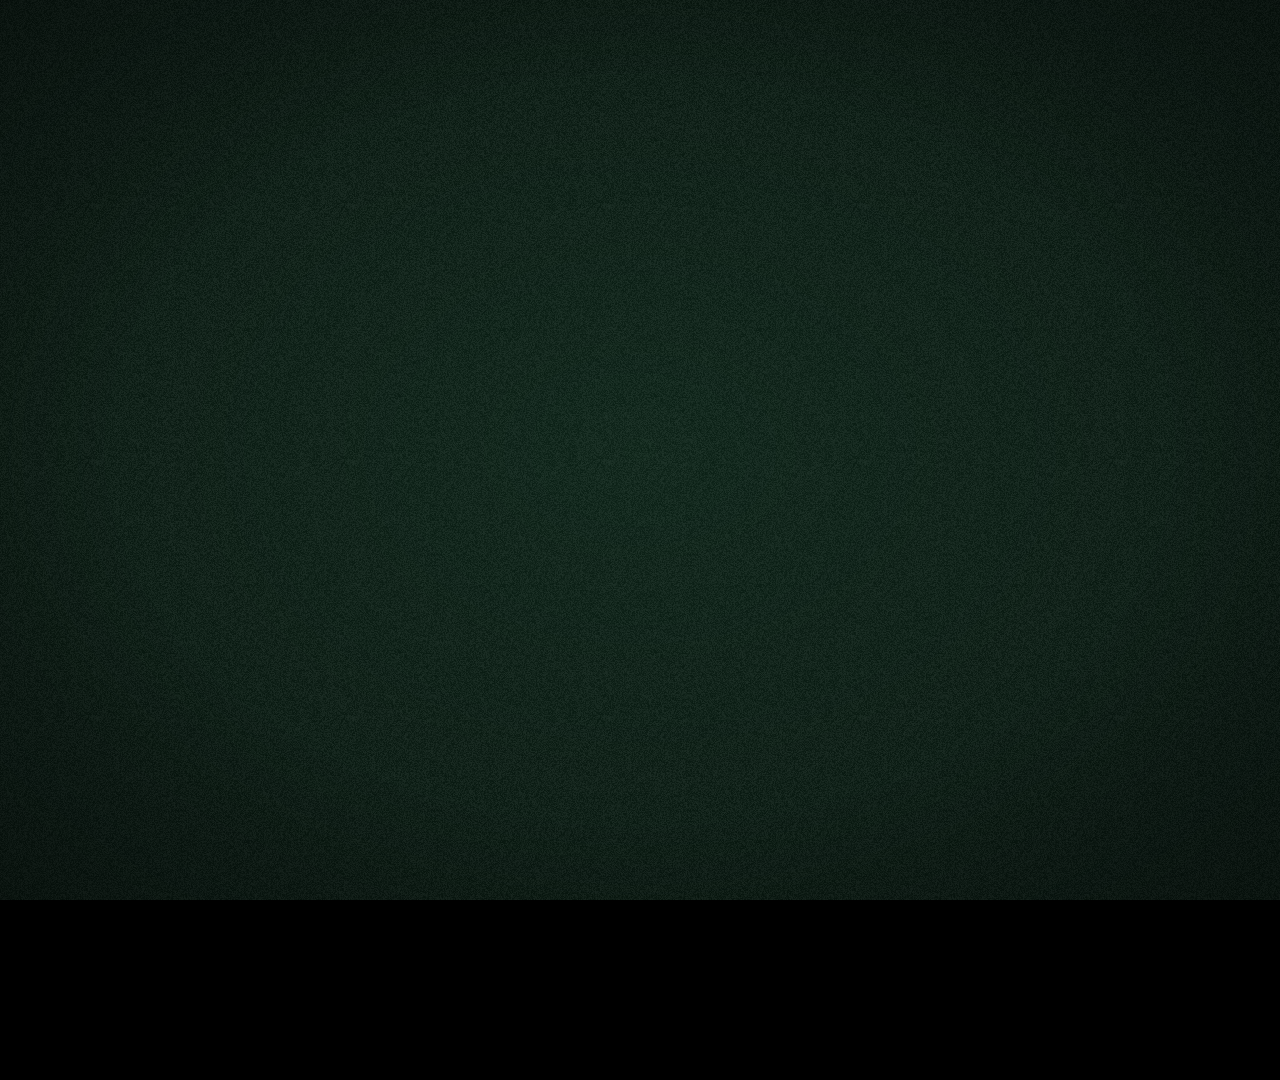
<file: jobfair/sketch2.html>
<!doctype html>
<html lang="ko"><head><meta charset="utf-8">
<style>
@font-face{font-family:P;src:url(assets/PretendardVariable.woff2) format('woff2');font-weight:100 900}
*{margin:0;padding:0;box-sizing:border-box}
html,body{width:1920px;height:1080px;overflow:hidden;background:#000;font-family:P,sans-serif;color:#fff;word-break:keep-all}
.L{position:absolute;inset:0;overflow:hidden}
.shot{position:absolute;inset:0;overflow:hidden;background:#000}
.shot img{position:absolute;inset:0;width:100%;height:100%;object-fit:cover;will-change:transform}
.shade{position:absolute;inset:0;background:linear-gradient(180deg,rgba(0,0,0,.5) 0,rgba(0,0,0,0) 22%,rgba(0,0,0,0) 48%,rgba(10,30,20,.85) 100%)}
.brand{position:absolute;left:72px;top:56px;font-weight:800;font-size:26px;letter-spacing:.06em;line-height:1.05}
.brand small{display:block;font-size:15px;font-weight:600;letter-spacing:.18em;opacity:.85;margin-top:6px}
.rec{position:absolute;right:72px;top:58px;font-size:20px;font-weight:600;letter-spacing:.12em;display:flex;align-items:center;gap:12px}
.rec i{width:14px;height:14px;border-radius:50%;background:#ff5a4a;display:block}
.cap{position:absolute;left:72px;bottom:84px}
.chip{display:inline-block;font-size:22px;font-weight:800;letter-spacing:.14em;padding:9px 18px;border-radius:8px;margin-bottom:20px}
.head{font-size:84px;font-weight:850;line-height:1.08;letter-spacing:-.02em;text-shadow:0 4px 24px rgba(0,0,0,.35)}
.sub{font-size:34px;font-weight:600;margin-top:20px;opacity:.95}
.sub b{font-weight:850}
.tag{position:absolute;right:72px;bottom:90px;font-size:22px;font-weight:600;padding:10px 20px;border-radius:999px;background:rgba(0,0,0,.28);backdrop-filter:blur(8px);border:1px solid rgba(255,255,255,.35)}
.prog{position:absolute;left:72px;right:72px;top:118px;height:4px;display:flex;gap:6px}
.prog span{flex:1;background:rgba(255,255,255,.25);border-radius:2px;overflow:hidden}
.prog span i{display:block;height:100%;background:#fff;transform-origin:left}
.wipe{position:absolute;inset:0;display:flex;align-items:center;justify-content:center;flex-direction:column}
.wipe .n{font-size:220px;font-weight:900;line-height:.9;letter-spacing:-.04em}
.wipe .t{font-size:56px;font-weight:800;margin-top:18px}
.green{background:#22553a}
.cream{background:#f7f2e2;color:#1d4a32}
.bar{position:absolute;left:0;right:0;bottom:0;height:16px;display:flex}
.bar span{flex:1}
.cards{position:absolute;left:96px;right:96px;top:380px;display:flex;gap:32px}
.card{flex:1;border-radius:28px;padding:44px 40px 40px;color:#fff;height:440px;display:flex;flex-direction:column;justify-content:space-between}
.card .k{font-size:30px;font-weight:700;opacity:.95}
.card .v{font-size:118px;font-weight:900;letter-spacing:-.04em;line-height:1}
.card .v small{font-size:44px;font-weight:800;margin-left:6px;letter-spacing:0}
.card .d{font-size:22px;font-weight:600;opacity:.9;line-height:1.4}
</style></head><body>
<div id="root"></div>
<script src="intro.js"></script>
<script>
const C={blue:'#2f6fd6',red:'#e5483f',purple:'#7b45d1',yellow:'#efa52c',green:'#22553a',orange:'#ef6a3a',teal:'#1f9c8a'};
const clamp=(x,a=0,b=1)=>Math.max(a,Math.min(b,x));
const eo=x=>1-Math.pow(1-clamp(x),3), eio=x=>{x=clamp(x);return x<.5?4*x*x*x:1-Math.pow(-2*x+2,3)/2};
const back=x=>{x=clamp(x);const c=1.5;return 1+(c+1)*Math.pow(x-1,3)+c*Math.pow(x-1,2)};
const root=document.getElementById('root');
const el=h=>{const d=document.createElement('div');d.innerHTML=h.trim();const e=d.firstChild;root.appendChild(e);return e};
const parts=[];
function add(s,e,html,fn){const n=el(html);parts.push({s,e,n,fn});return n}

buildIntro(1.5,2);

/* ---------- CHAPTERS 6-48 : 6 x 7s, 1 photo per second ---------- */
const CH=[
 {c:C.teal,  name:'11.10 전날 홍보', head:'하루 전부터 시작된 잡페어', sub:'11.10 캠퍼스 홍보 부스 · 사전등록 <b>572명</b>',
  ph:[['0211','11.10 전날 · 홍보 부스'],['0214','11.10 전날 · 팝콘 나눔 홍보'],['0216','11.10 전날 · 사전등록 안내']]},
 {c:C.red,   name:'11.11 당일 · 입장', head:'문 열기 전부터 이어진 줄', sub:'현장등록 <b>669명</b> · 총 <b>1,090명</b>',
  ph:[['0289','11.11 당일 · 체육관 앞 대기 줄'],['0277','로비 등록 대기'],['0301','QR 현장등록']]},
 {c:C.blue,  name:'행사장 전경', head:'6개 존, 55개 부스', sub:'기업 · 기관 <b>48</b> · 체험 <b>7</b>',
  ph:[['0330','행사장 전경'],['0322','대기업군 C존'],['0340','C01 LG그룹 IT계열사']]},
 {c:C.purple,name:'기업 상담', head:'현직자와 마주 앉은 1:1 상담', sub:'참여기업 <b>35곳</b> · 상담 <b>1,713건</b>',
  ph:[['6333','현직자 1:1 상담'],['0346','현직자 상담'],['6352','공기업군 상담']]},
 {c:C.yellow,name:'기관 · 이벤트관', head:'기관 상담부터 취업 준비 체험까지', sub:'D존 유관기관 <b>7</b> · E존 교내기관 <b>6</b> · F존 이벤트관 <b>7</b>',
  ph:[['0328','D07 대한민국 공군'],['0310','퍼스널컬러 · 취업타로'],['0336','헤어 · 메이크업 · 이력서 사진']]},
 {c:C.orange,name:'이벤트 · 경품 · 푸드트럭', head:'끝까지 즐거웠던 하루', sub:'이벤트 참여 <b>227건</b> · 경품 추첨 2회 · 당첨 <b>19명</b>',
  ph:[['0344','푸드트럭'],['2304','경품 추첨 현장'],['0320','경품 전달']]},
];
const CS=11, CT=49.5, PD=CT/CH.reduce((n,c)=>n+c.ph.length,0);
let acc=CS; CH.forEach(c=>{c.S=acc;c.L=c.ph.length*PD;acc+=c.L});
CH.forEach((ch,ci)=>{
  const S=ch.S, CL=ch.L;
  ch.ph.forEach(([id,lbl],pi)=>{
    const s=S+pi*PD, e=s+PD, mode=(ci*7+pi)%4, dir=(pi%2)?1:-1;
    add(s,e+0.3,`<div class="shot"><img src="assets/d/${id}.jpg"><div class="shade"></div><div class="tag">${lbl}</div></div>`,(n,t)=>{
      const k=t/(PD+.3), img=n.querySelector('img');
      img.style.transform=`scale(${1.14-.08*k}) translateX(${dir*(k-.5)*40}px)`;
      const w=eo(t/0.5);
      if(pi==0) n.style.clipPath='none';
      else if(mode==0) n.style.clipPath=`inset(0 0 0 ${(1-w)*100}%)`;
      else if(mode==1) n.style.clipPath=`inset(0 ${(1-w)*100}% 0 0)`;
      else if(mode==2) n.style.clipPath=`inset(${(1-w)*100}% 0 0 0)`;
      else n.style.clipPath=`circle(${w*80}% at 50% 50%)`;
      const tg=n.querySelector('.tag');tg.style.opacity=clamp((t-.2)/.2);tg.style.transform=`translateX(${(1-eo((t-.2)/.35))*40}px)`;
    });
  });
  add(S,S+CL,`<div class="L">
    <div class="brand">GLOCAL JOB FAIR<small>2026 · 건국대학교 GLOCAL캠퍼스</small></div>
    <div class="rec"><i></i>SKETCH 0${ci+1} / 0${CH.length}</div>
    <div class="prog">${ch.ph.map(()=>'<span><i></i></span>').join('')}</div>
    <div class="cap"><div class="chip" style="background:${ch.c}">SKETCH 0${ci+1} · ${ch.name}</div>
      <div class="head">${ch.head}</div><div class="sub">${ch.sub}</div></div></div>`,(n,t)=>{
    const out=clamp((CL-t)/.3);
    n.querySelector('.rec i').style.opacity=(Math.floor(t*2)%2)?.3:1;
    n.querySelectorAll('.prog i').forEach((b,i)=>b.style.transform=`scaleX(${clamp((t-i*PD)/PD)})`);
    n.querySelector('.prog').style.opacity=out;
    const chip=n.querySelector('.chip'),hd=n.querySelector('.head'),sb=n.querySelector('.sub');
    chip.style.opacity=clamp((t-.5)/.25)*out;chip.style.transform=`translateX(${(1-eo((t-.5)/.4))*-60}px)`;
    hd.style.opacity=clamp((t-.65)/.3)*out;hd.style.transform=`translateY(${(1-eo((t-.65)/.5))*40}px)`;
    sb.style.opacity=clamp((t-.95)/.3)*out;sb.style.transform=`translateY(${(1-eo((t-.95)/.5))*30}px)`;
  });
  add(S-0.45,S+0.55,`<div class="wipe" style="background:${ch.c}"><div class="n">0${ci+1}</div><div class="t">${ch.name}</div></div>`,(n,t)=>{
    const a=eio(t/0.4),b=eio((t-.6)/.4);
    n.style.clipPath=`inset(0 ${(1-a)*100}% 0 ${b*100}%)`;
    n.firstChild.style.transform=`translateX(${(1-eo(t/.5))*120-eo((t-.6)/.4)*120}px)`;
  });
});

/* ---------- STATS 48-54 ---------- */
const ST=[{k:'총 참여 인원',v:1090,f:0,u:'명',d:'사전등록 후 현장 303 · 현장등록 669 · 현장 서명 118',c:C.blue},
 {k:'부스 참여',v:1940,f:0,u:'건',d:'부스 QR 참여 기준 · 참여자 796명, 1인 평균 2.4곳',c:C.red},
 {k:'행사 전체 만족도',v:4.58,f:2,u:'점',d:'5점 척도 · 응답 462건 · 만족 이상 90.3%',c:C.purple},
 {k:'추천 의향',v:97.0,f:1,u:'%',d:'응답 462건 중 448건 “추천하겠다”',c:C.yellow}];
add(60.2,65.9,`<div class="L cream">
  <div style="position:absolute;left:96px;top:150px">
   <div class="ey" style="font-size:24px;font-weight:800;letter-spacing:.2em;color:${C.orange}">RESULT · 숫자로 본 글로컬 잡페어</div>
   <div class="tt" style="font-size:88px;font-weight:900;letter-spacing:-.03em;margin-top:18px">목표를 넘어선 하루</div></div>
  <div class="cards">${ST.map(s=>`<div class="card" style="background:${s.c}"><div class="k">${s.k}</div><div class="v"><span>0</span><small>${s.u}</small></div><div class="d">${s.d}</div></div>`).join('')}</div>
  <div style="position:absolute;left:96px;bottom:56px;font-size:20px;font-weight:600;opacity:.6">glocaljobfair.kr 등록 · 참여 · 만족도 조사 데이터 기준</div>
 </div>`,(n,t)=>{
  n.style.clipPath=`inset(${(1-eo(t/.45))*100}% 0 0 0)`;
  const ey=n.querySelector('.ey'),tt=n.querySelector('.tt');
  ey.style.opacity=clamp((t-.3)/.3);tt.style.opacity=clamp((t-.45)/.3);tt.style.transform=`translateY(${(1-eo((t-.45)/.5))*40}px)`;
  n.querySelectorAll('.card').forEach((c,i)=>{const s0=.7+i*.25,k=back((t-s0)/.6);
    c.style.transform=`translateY(${(1-k)*120}px)`;c.style.opacity=clamp((t-s0)/.25);
    const st=ST[i],x=eo((t-s0-.1)/1.5),v=st.v*x;
    c.querySelector('.v span').textContent=st.f?v.toFixed(st.f):Math.round(v).toLocaleString('en-US');});
});

/* ---------- OUTRO 65.5-76.5 ---------- */
buildOutro(65.5,11);

buildGrain();

window.setTime=function(T){
  parts.forEach((p,i)=>{const on=T>=p.s&&T<p.e;p.n.style.display=on?'':'none';p.n.style.zIndex=i;if(on)p.fn(p.n,T-p.s)});
};
Promise.all([document.fonts.ready,...[...document.images].map(i=>i.decode().catch(()=>{}))]).then(()=>{setTime(0);window.READY=1});
</script></body></html>
</file>
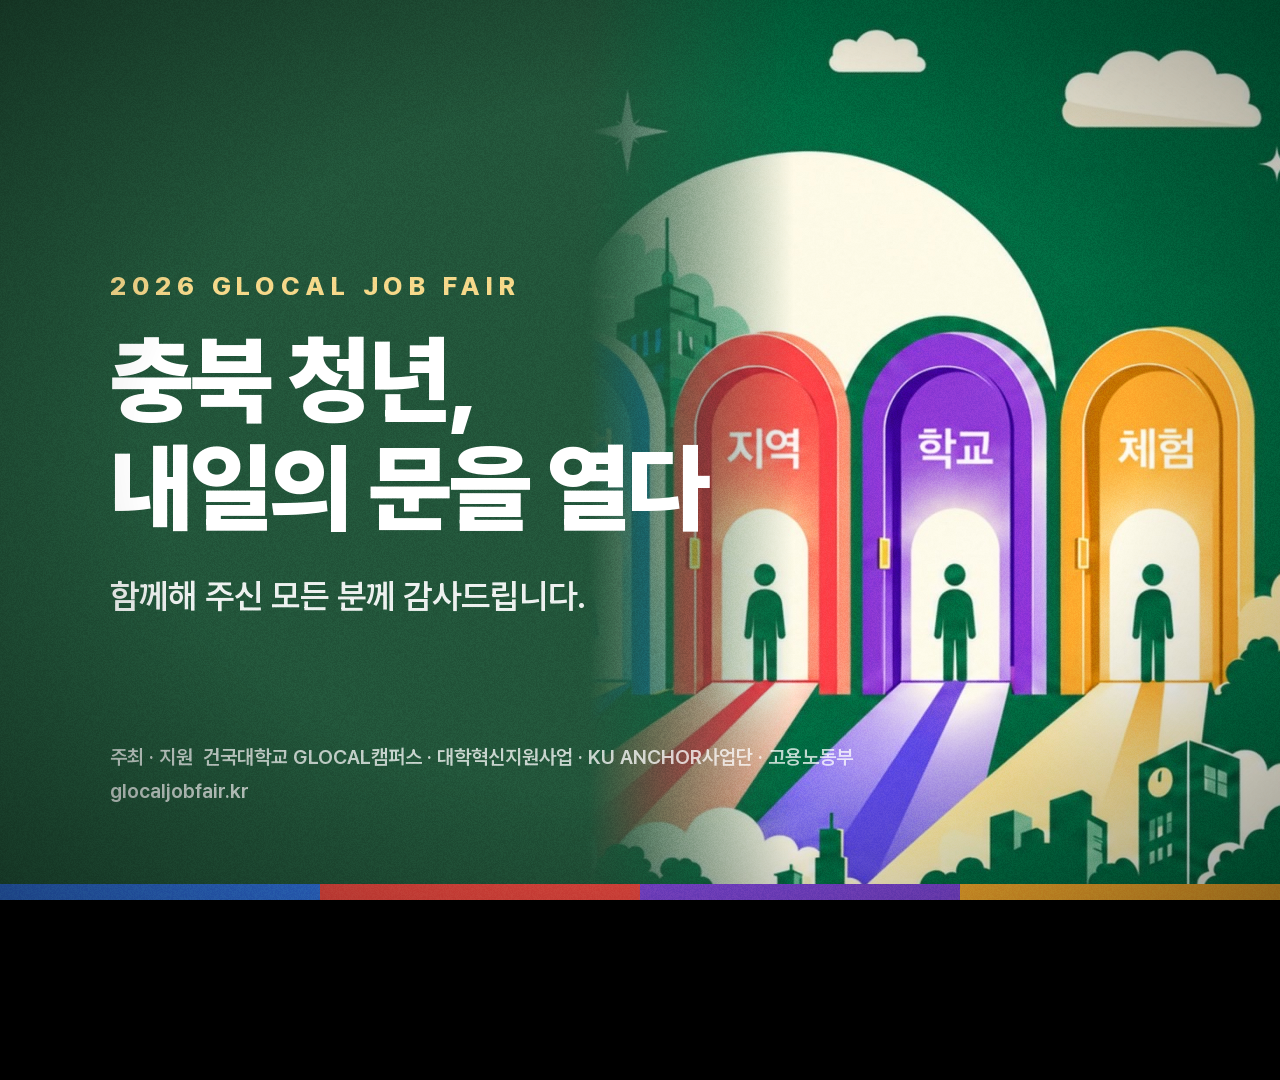
<file: jobfair/sketch3.html>
<!doctype html>
<html lang="ko"><head><meta charset="utf-8">
<style>
@font-face{font-family:P;src:url(assets/PretendardVariable.woff2) format('woff2');font-weight:100 900}
*{margin:0;padding:0;box-sizing:border-box}
html,body{width:1920px;height:1080px;overflow:hidden;background:#000;font-family:P,sans-serif;color:#fff;word-break:keep-all}
.L{position:absolute;inset:0;overflow:hidden}
.shot{position:absolute;inset:0;overflow:hidden;background:#000}
.shot img{position:absolute;inset:0;width:100%;height:100%;object-fit:cover;will-change:transform}
.shade{position:absolute;inset:0;background:linear-gradient(180deg,rgba(0,0,0,.5) 0,rgba(0,0,0,0) 22%,rgba(0,0,0,0) 48%,rgba(10,30,20,.85) 100%)}
.brand{position:absolute;left:72px;top:56px;font-weight:800;font-size:26px;letter-spacing:.06em;line-height:1.05}
.brand small{display:block;font-size:15px;font-weight:600;letter-spacing:.18em;opacity:.85;margin-top:6px}
.rec{position:absolute;right:72px;top:58px;font-size:20px;font-weight:600;letter-spacing:.12em;display:flex;align-items:center;gap:12px}
.rec i{width:14px;height:14px;border-radius:50%;background:#ff5a4a;display:block}
.cap{position:absolute;left:72px;bottom:84px}
.chip{display:inline-block;font-size:22px;font-weight:800;letter-spacing:.14em;padding:9px 18px;border-radius:8px;margin-bottom:20px}
.head{font-size:84px;font-weight:850;line-height:1.08;letter-spacing:-.02em;text-shadow:0 4px 24px rgba(0,0,0,.35)}
.sub{font-size:34px;font-weight:600;margin-top:20px;opacity:.95}
.sub b{font-weight:850}
.tag{position:absolute;right:72px;bottom:90px;font-size:22px;font-weight:600;padding:10px 20px;border-radius:999px;background:rgba(0,0,0,.28);backdrop-filter:blur(8px);border:1px solid rgba(255,255,255,.35)}
.prog{position:absolute;left:72px;right:72px;top:118px;height:4px;display:flex;gap:6px}
.prog span{flex:1;background:rgba(255,255,255,.25);border-radius:2px;overflow:hidden}
.prog span i{display:block;height:100%;background:#fff;transform-origin:left}
.wipe{position:absolute;inset:0;display:flex;align-items:center;justify-content:center;flex-direction:column}
.wipe .n{font-size:220px;font-weight:900;line-height:.9;letter-spacing:-.04em}
.wipe .t{font-size:56px;font-weight:800;margin-top:18px}
.green{background:#22553a}
.cream{background:#f7f2e2;color:#1d4a32}
.bar{position:absolute;left:0;right:0;bottom:0;height:16px;display:flex}
.bar span{flex:1}
.cards{position:absolute;left:96px;right:96px;top:380px;display:flex;gap:32px}
.card{flex:1;border-radius:28px;padding:44px 40px 40px;color:#fff;height:440px;display:flex;flex-direction:column;justify-content:space-between}
.card .k{font-size:30px;font-weight:700;opacity:.95}
.card .v{font-size:118px;font-weight:900;letter-spacing:-.04em;line-height:1}
.card .v small{font-size:44px;font-weight:800;margin-left:6px;letter-spacing:0}
.card .d{font-size:22px;font-weight:600;opacity:.9;line-height:1.4}
</style></head><body>
<div id="root"></div>
<script src="intro.js"></script>
<script>
const C={blue:'#2f6fd6',red:'#e5483f',purple:'#7b45d1',yellow:'#efa52c',green:'#22553a',orange:'#ef6a3a',teal:'#1f9c8a'};
const clamp=(x,a=0,b=1)=>Math.max(a,Math.min(b,x));
const eo=x=>1-Math.pow(1-clamp(x),3), eio=x=>{x=clamp(x);return x<.5?4*x*x*x:1-Math.pow(-2*x+2,3)/2};
const back=x=>{x=clamp(x);const c=1.5;return 1+(c+1)*Math.pow(x-1,3)+c*Math.pow(x-1,2)};
const root=document.getElementById('root');
const el=h=>{const d=document.createElement('div');d.innerHTML=h.trim();const e=d.firstChild;root.appendChild(e);return e};
const parts=[];
function add(s,e,html,fn){const n=el(html);parts.push({s,e,n,fn});return n}

buildIntro();

/* ---------- CHAPTERS 6-48 : 6 x 7s, 1 photo per second ---------- */
const CH=[
 {c:C.teal,  name:'11.10 전날 홍보', head:'하루 전부터 시작된 잡페어', sub:'11.10 캠퍼스 홍보 부스 · 사전등록 <b>572명</b>',
  ph:[['0211','11.10 전날 · 홍보 부스'],['0212','11.10 전날 · 사전등록 안내'],['0214','11.10 전날 · 팝콘 나눔 홍보'],['0216','11.10 전날 · 홍보 부스'],['0213','11.10 전날 · 사전등록 QR 안내'],['0215','11.10 전날 · 홍보 부스']]},
 {c:C.red,   name:'11.11 당일 · 입장', head:'문 열기 전부터 이어진 줄', sub:'11.11 당일 · 총 <b>1,090명</b> 방문',
  ph:[['0299','11.11 당일 · 체육관 앞 대기'],['0289','11.11 당일 · 푸드트럭 앞 대기 줄'],['0291','11.11 당일 · 체육관 입구 대기'],['0293','로비 입장 대기'],['0277','로비 등록 대기'],['0281','로비 등록 대기']]},
 {c:C.orange,name:'등록 · 입장', head:'QR 하나로 등록부터 입장까지', sub:'현장등록 <b>669명</b> · 사전등록 후 현장 <b>303명</b>',
  ph:[['0279','안내데스크'],['0301','QR 현장등록'],['0283','리플렛 · 추첨권 배부'],['0285','리플렛 · 추첨권 배부'],['0287','행사장 입장'],['0295','행사장 입장'],['0297','리플렛 받고 입장'],['0316','행사장 안 인파']]},
 {c:C.blue,  name:'행사장 전경', head:'6개 존, 55개 부스', sub:'기업 · 기관 <b>48</b> · 체험 <b>7</b>',
  ph:[['0330','행사장 전경'],['0332','대기업군 C존 통로'],['0303','현황판 · 대기업군 통로'],['0322','대기업군 C존'],['0312','대기업군 C존'],['0340','C01 LG그룹 IT계열사'],['0326','지역기업군 A존'],['0318','붐비는 행사장']]},
 {c:C.purple,name:'기업 상담', head:'현직자와 마주 앉은 1:1 상담', sub:'참여기업 <b>35곳</b> · 상담 <b>1,713건</b>',
  ph:[['6333','현직자 1:1 상담'],['0346','현직자 상담'],['6342','공기업군 상담'],['6352','공기업군 상담'],['6354','현직자 상담'],['6325','세명대 대학일자리플러스센터'],['6361','현직자 상담'],['0334','지역기업군 상담 대기']]},
 {c:C.yellow,name:'기관 · 이벤트관', head:'기관 상담부터 취업 준비 체험까지', sub:'D존 유관기관 <b>7</b> · E존 교내기관 <b>6</b> · F존 이벤트관 <b>7</b>',
  ph:[['0305','D존 지역유관기관 · E존 교내기관'],['0328','D07 대한민국 공군'],['0308','이벤트관 F존 대기'],['0310','퍼스널컬러 · 취업타로'],['0314','F01 퍼스널컬러진단'],['0336','헤어 · 메이크업 · 이력서 사진'],['0338','휴게 공간']]},
 {c:'#d9534f',name:'이벤트 · 경품 · 푸드트럭', head:'끝까지 즐거웠던 하루', sub:'이벤트 참여 <b>227건</b> · 경품 추첨 2회',
  ph:[['0324','팝콘 증정'],['0344','푸드트럭'],['0342','푸드트럭 대기'],['2290','경품 추첨 준비'],['2292','경품 추첨 현장'],['2293','경품 추첨 현장'],['2296','경품 추첨 현장'],['2298','경품 추첨'],['2300','추첨함 추첨'],['2302','경품 추첨 현장'],['2304','추첨 결과 발표']]},
 {c:C.green, name:'마지막 추첨', head:'모두가 함께한 마지막 순간', sub:'경품 당첨 <b>19명</b>',
  ph:[['6410','추첨을 기다리는 참여자'],['6417','마지막 경품 추첨'],['6399','경품 추첨 진행'],['9968','경품 추첨 진행'],['0320','경품 전달']]},
];
const CS=6, CT=72, PD=CT/CH.reduce((n,c)=>n+c.ph.length,0);
let acc=CS; CH.forEach(c=>{c.S=acc;c.L=c.ph.length*PD;acc+=c.L});
CH.forEach((ch,ci)=>{
  const S=ch.S, CL=ch.L;
  ch.ph.forEach(([id,lbl],pi)=>{
    const s=S+pi*PD, e=s+PD, mode=(ci*7+pi)%4, dir=(pi%2)?1:-1;
    add(s,e+0.3,`<div class="shot"><img src="assets/d/${id}.jpg"><div class="shade"></div><div class="tag">${lbl}</div></div>`,(n,t)=>{
      const k=t/(PD+.3), img=n.querySelector('img');
      img.style.transform=`scale(${1.14-.08*k}) translateX(${dir*(k-.5)*40}px)`;
      const w=eo(t/0.28);
      if(pi==0) n.style.clipPath='none';
      else if(mode==0) n.style.clipPath=`inset(0 0 0 ${(1-w)*100}%)`;
      else if(mode==1) n.style.clipPath=`inset(0 ${(1-w)*100}% 0 0)`;
      else if(mode==2) n.style.clipPath=`inset(${(1-w)*100}% 0 0 0)`;
      else n.style.clipPath=`circle(${w*80}% at 50% 50%)`;
      const tg=n.querySelector('.tag');tg.style.opacity=clamp((t-.2)/.2);tg.style.transform=`translateX(${(1-eo((t-.2)/.35))*40}px)`;
    });
  });
  add(S,S+CL,`<div class="L">
    <div class="brand">GLOCAL JOB FAIR<small>2026 · 건국대학교 GLOCAL캠퍼스</small></div>
    <div class="rec"><i></i>SKETCH 0${ci+1} / 0${CH.length}</div>
    <div class="prog">${ch.ph.map(()=>'<span><i></i></span>').join('')}</div>
    <div class="cap"><div class="chip" style="background:${ch.c}">SKETCH 0${ci+1} · ${ch.name}</div>
      <div class="head">${ch.head}</div><div class="sub">${ch.sub}</div></div></div>`,(n,t)=>{
    const out=clamp((CL-t)/.3);
    n.querySelector('.rec i').style.opacity=(Math.floor(t*2)%2)?.3:1;
    n.querySelectorAll('.prog i').forEach((b,i)=>b.style.transform=`scaleX(${clamp((t-i*PD)/PD)})`);
    n.querySelector('.prog').style.opacity=out;
    const chip=n.querySelector('.chip'),hd=n.querySelector('.head'),sb=n.querySelector('.sub');
    chip.style.opacity=clamp((t-.5)/.25)*out;chip.style.transform=`translateX(${(1-eo((t-.5)/.4))*-60}px)`;
    hd.style.opacity=clamp((t-.65)/.3)*out;hd.style.transform=`translateY(${(1-eo((t-.65)/.5))*40}px)`;
    sb.style.opacity=clamp((t-.95)/.3)*out;sb.style.transform=`translateY(${(1-eo((t-.95)/.5))*30}px)`;
  });
  add(S-0.45,S+0.55,`<div class="wipe" style="background:${ch.c}"><div class="n">0${ci+1}</div><div class="t">${ch.name}</div></div>`,(n,t)=>{
    const a=eio(t/0.4),b=eio((t-.6)/.4);
    n.style.clipPath=`inset(0 ${(1-a)*100}% 0 ${b*100}%)`;
    n.firstChild.style.transform=`translateX(${(1-eo(t/.5))*120-eo((t-.6)/.4)*120}px)`;
  });
});

/* ---------- STATS 48-54 ---------- */
const ST=[{k:'총 참여 인원',v:1090,f:0,u:'명',d:'사전등록 후 현장 303 · 현장등록 669 · 현장 서명 118',c:C.blue},
 {k:'부스 참여',v:1940,f:0,u:'건',d:'부스 QR 참여 기준 · 참여자 796명, 1인 평균 2.4곳',c:C.red},
 {k:'행사 전체 만족도',v:4.58,f:2,u:'점',d:'5점 척도 · 응답 462건 · 만족 이상 90.3%',c:C.purple},
 {k:'추천 의향',v:97.0,f:1,u:'%',d:'응답 462건 중 448건 “추천하겠다”',c:C.yellow}];
add(77.7,84.4,`<div class="L cream">
  <div style="position:absolute;left:96px;top:150px">
   <div class="ey" style="font-size:24px;font-weight:800;letter-spacing:.2em;color:${C.orange}">RESULT · 숫자로 본 글로컬 잡페어</div>
   <div class="tt" style="font-size:88px;font-weight:900;letter-spacing:-.03em;margin-top:18px">목표를 넘어선 하루</div></div>
  <div class="cards">${ST.map(s=>`<div class="card" style="background:${s.c}"><div class="k">${s.k}</div><div class="v"><span>0</span><small>${s.u}</small></div><div class="d">${s.d}</div></div>`).join('')}</div>
  <div style="position:absolute;left:96px;bottom:56px;font-size:20px;font-weight:600;opacity:.6">glocaljobfair.kr 등록 · 참여 · 만족도 조사 데이터 기준</div>
 </div>`,(n,t)=>{
  n.style.clipPath=`inset(${(1-eo(t/.45))*100}% 0 0 0)`;
  const ey=n.querySelector('.ey'),tt=n.querySelector('.tt');
  ey.style.opacity=clamp((t-.3)/.3);tt.style.opacity=clamp((t-.45)/.3);tt.style.transform=`translateY(${(1-eo((t-.45)/.5))*40}px)`;
  n.querySelectorAll('.card').forEach((c,i)=>{const s0=.7+i*.25,k=back((t-s0)/.6);
    c.style.transform=`translateY(${(1-k)*120}px)`;c.style.opacity=clamp((t-s0)/.25);
    const st=ST[i],x=eo((t-s0-.1)/1.5),v=st.v*x;
    c.querySelector('.v span').textContent=st.f?v.toFixed(st.f):Math.round(v).toLocaleString('en-US');});
});

/* ---------- OUTRO 54-60 ---------- */
add(84,90,`<div class="L green">
  <div class="dr" style="position:absolute;right:0;top:0;bottom:0;width:1100px;overflow:hidden">
    <img src="assets/cover.jpg" style="position:absolute;height:115%;right:-40px;top:-10px;transform-origin:right top"></div>
  <div style="position:absolute;inset:0;background:linear-gradient(90deg,#22553a 46%,rgba(34,85,58,0) 62%)"></div>
  <div style="position:absolute;left:110px;top:270px;width:900px">
    <div class="o1" style="font-size:26px;font-weight:800;letter-spacing:.22em;color:#f6d98a">2026 GLOCAL JOB FAIR</div>
    <div class="o2" style="font-size:96px;font-weight:900;line-height:1.12;letter-spacing:-.03em;margin-top:26px">충북 청년,<br>내일의 문을 열다</div>
    <div class="o3" style="font-size:34px;font-weight:600;margin-top:34px;opacity:.92">함께해 주신 모든 분께 감사드립니다.</div>
  </div>
  <div class="o4" style="position:absolute;left:110px;bottom:92px;font-size:20px;font-weight:600;opacity:.75;line-height:1.7">주최 · 지원&nbsp;&nbsp;건국대학교 GLOCAL캠퍼스 · 대학혁신지원사업 · KU ANCHOR사업단 · 고용노동부<br>glocaljobfair.kr</div>
  <div class="bar"><span style="background:${C.blue}"></span><span style="background:${C.red}"></span><span style="background:${C.purple}"></span><span style="background:${C.yellow}"></span></div>
  <div class="blk" style="position:absolute;inset:0;background:#000;opacity:0"></div>
 </div>`,(n,t)=>{
  n.style.clipPath=`inset(0 ${(1-eio(t/.5))*100}% 0 0)`;
  n.querySelector('.dr img').style.transform=`scale(${1.04+.05*t/6})`;n.querySelector('.dr').style.opacity=clamp((t-.3)/.6);
  ['.o1','.o2','.o3','.o4'].forEach((q,i)=>{const e=n.querySelector(q),s0=.45+i*.25;e.style.opacity=clamp((t-s0)/.35);e.style.transform=`translateY(${(1-eo((t-s0)/.6))*36}px)`});
  n.querySelectorAll('.bar span').forEach((s,i)=>s.style.transform=`scaleY(${eo((t-.5-i*.1)/.4)})`);
  n.querySelector('.blk').style.opacity=clamp((t-5.2)/.8);
});

buildGrain();

window.setTime=function(T){
  parts.forEach((p,i)=>{const on=T>=p.s&&T<p.e;p.n.style.display=on?'':'none';p.n.style.zIndex=i;if(on)p.fn(p.n,T-p.s)});
};
Promise.all([document.fonts.ready,...[...document.images].map(i=>i.decode().catch(()=>{}))]).then(()=>{setTime(0);window.READY=1});
</script></body></html>
</file>
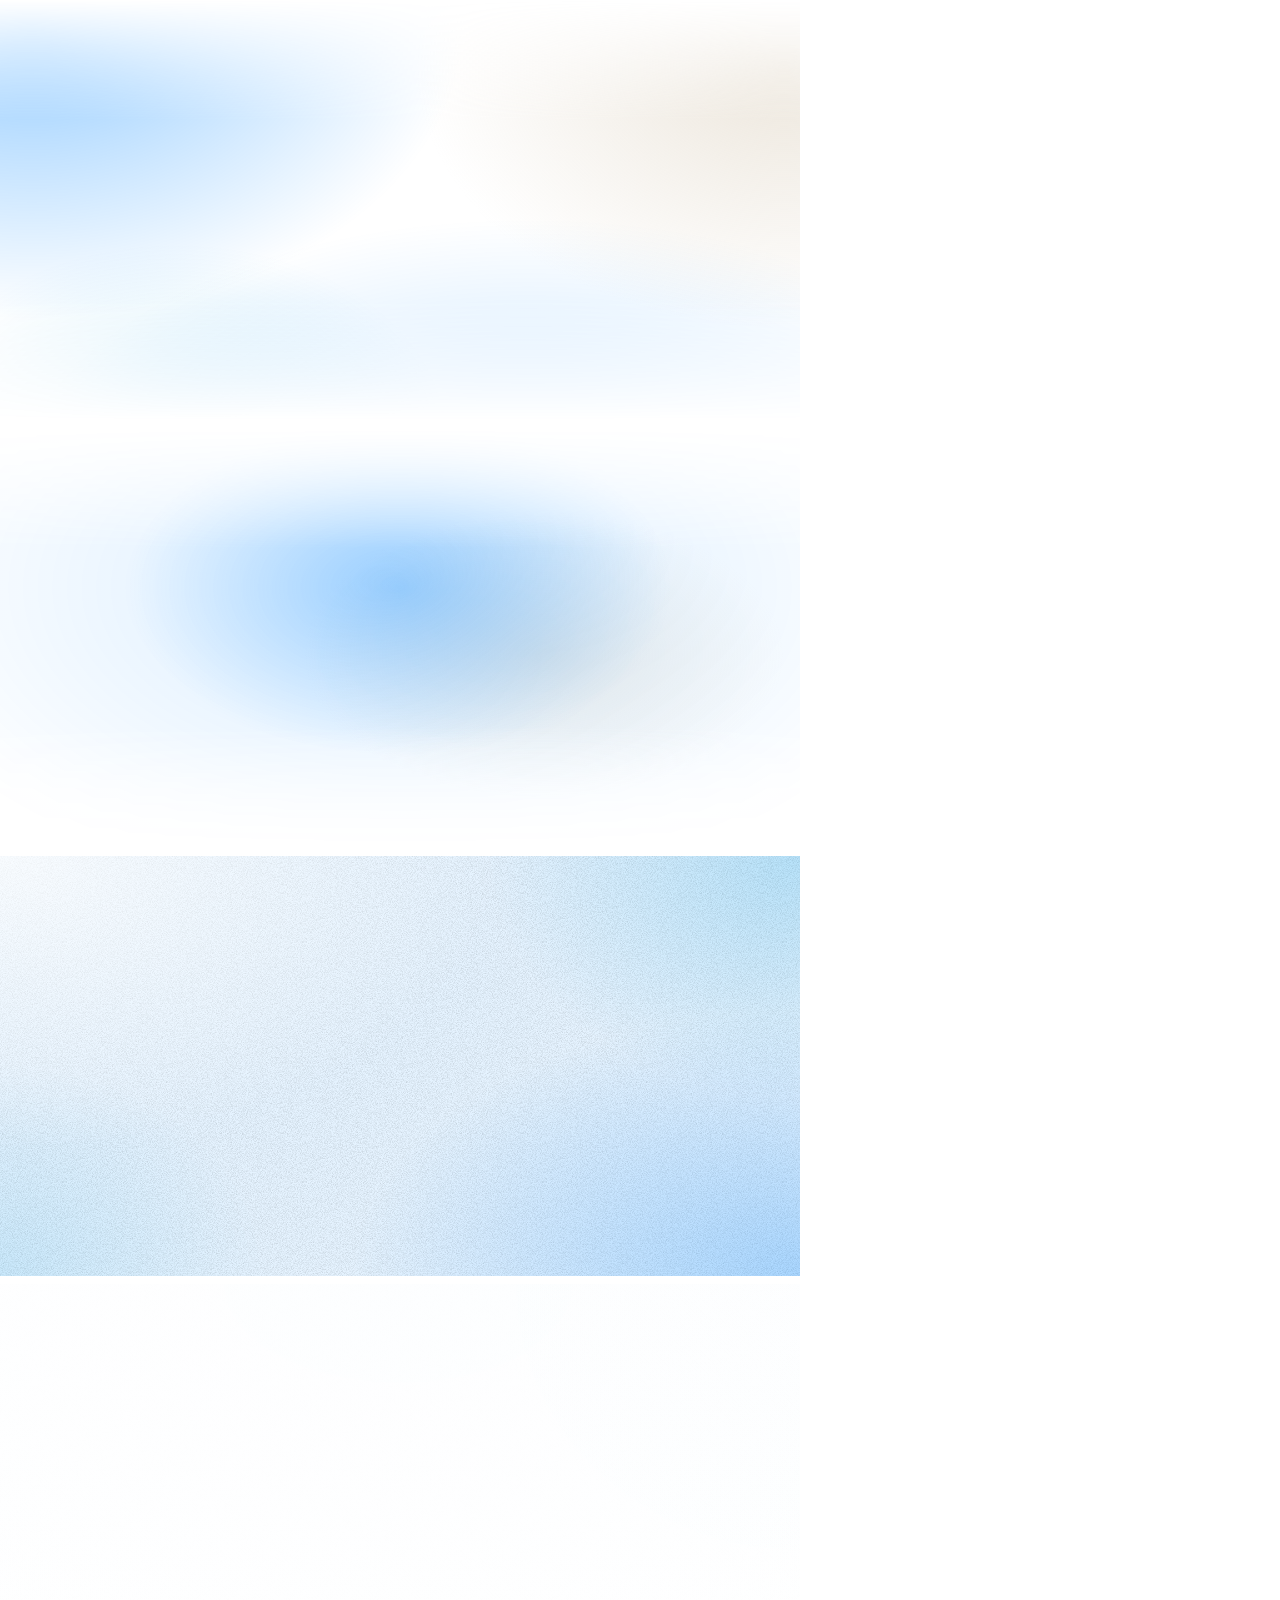
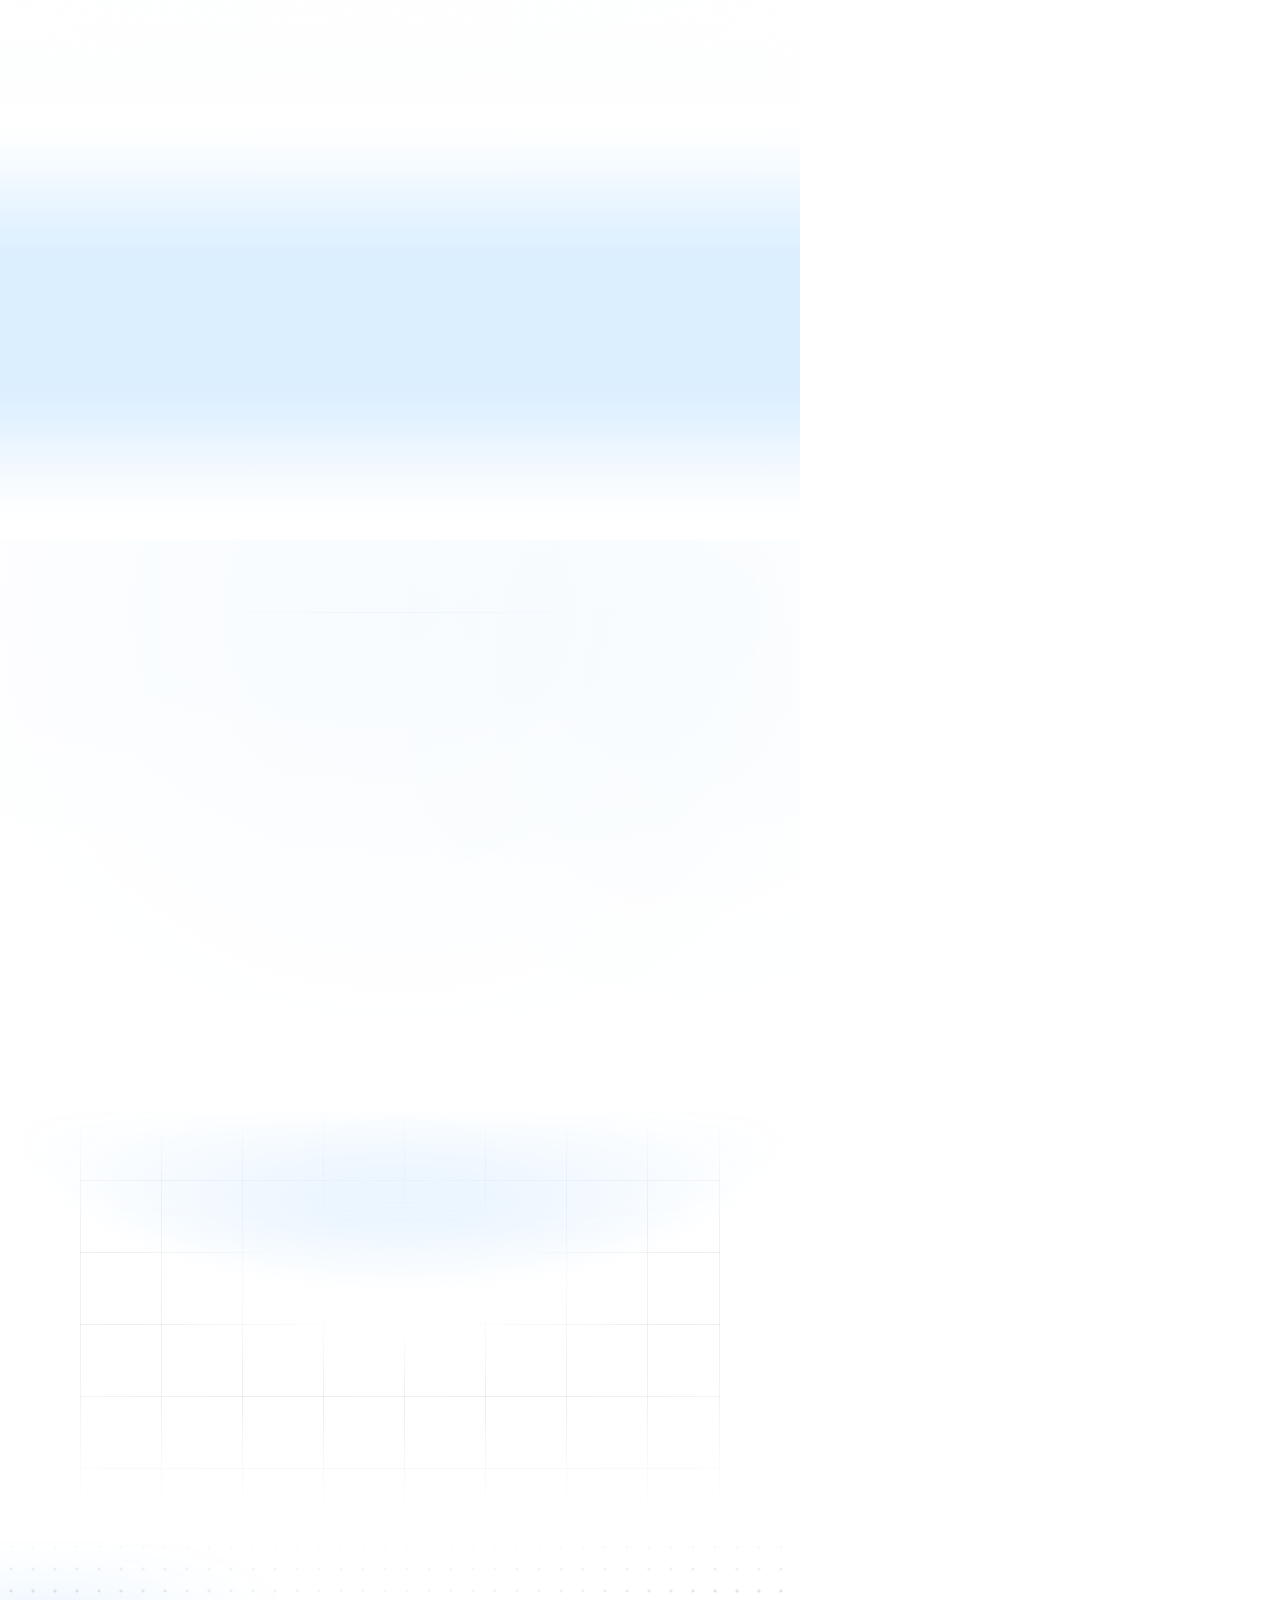
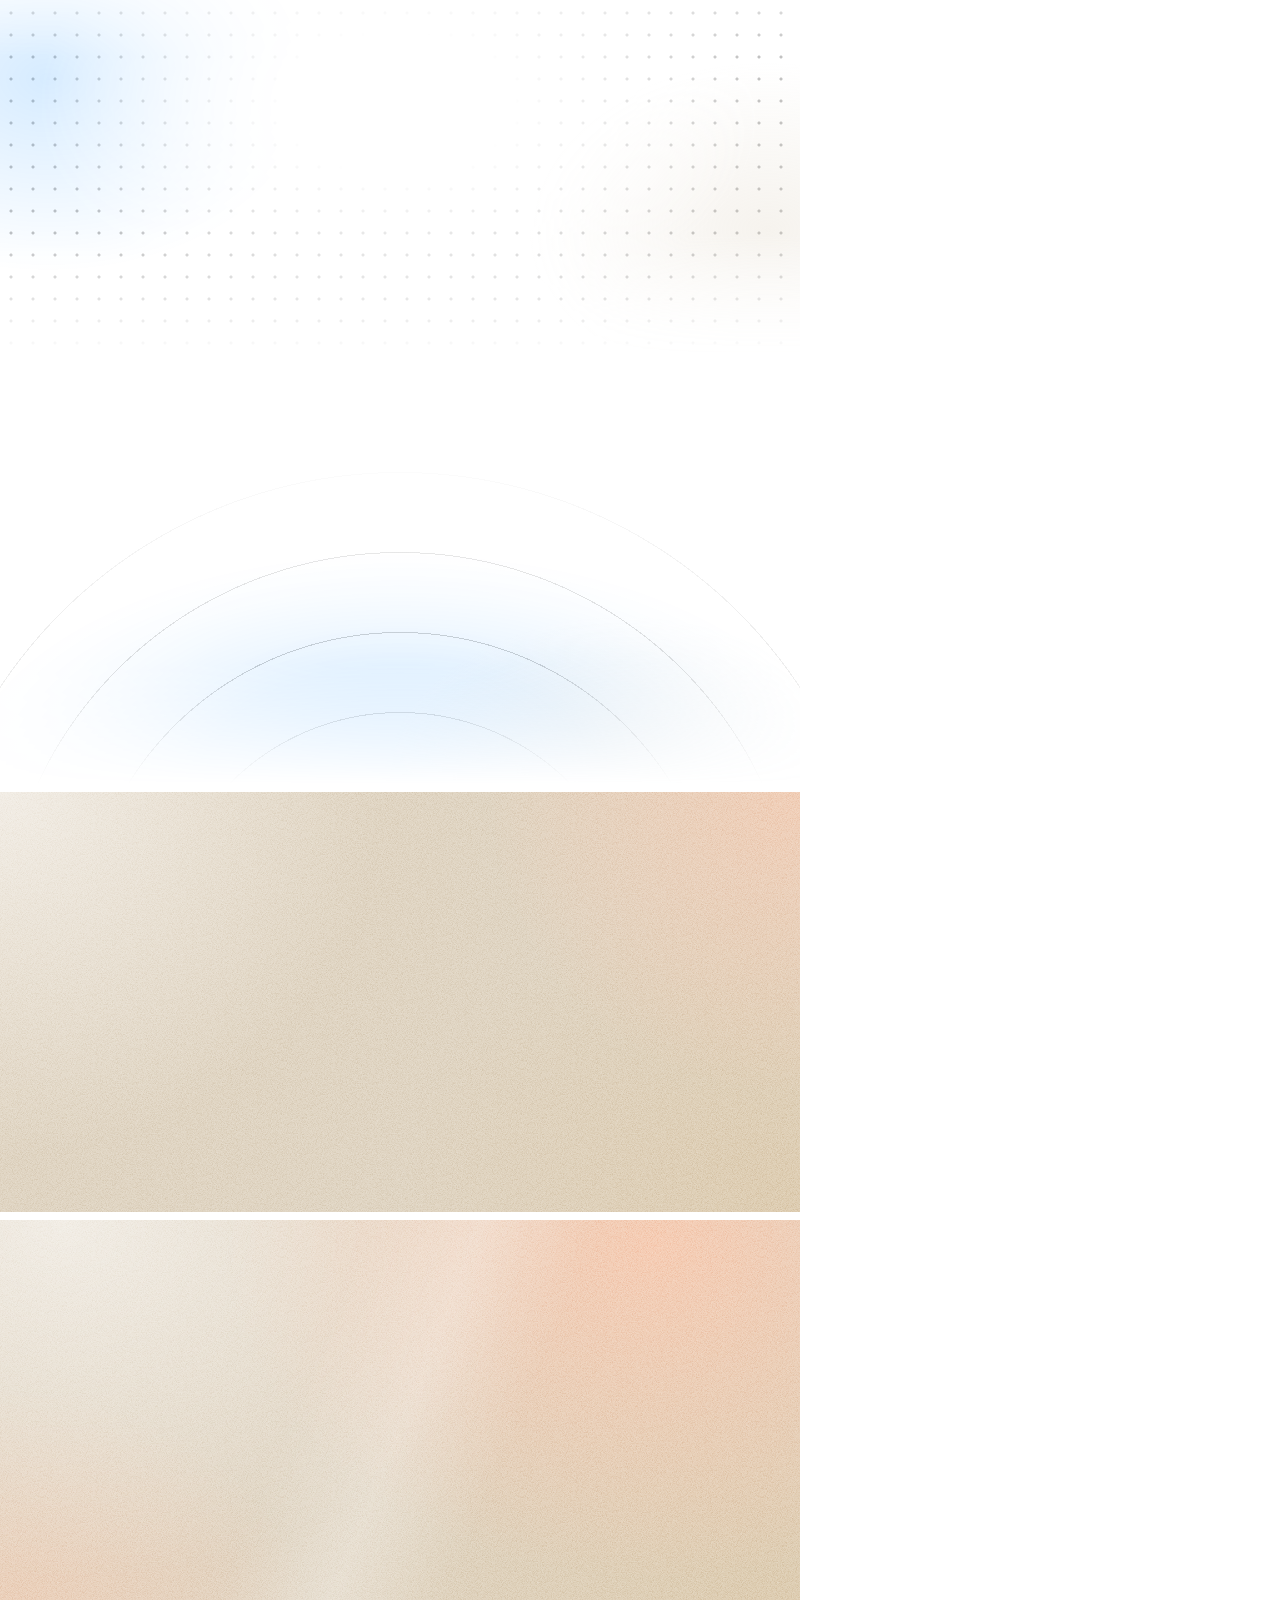
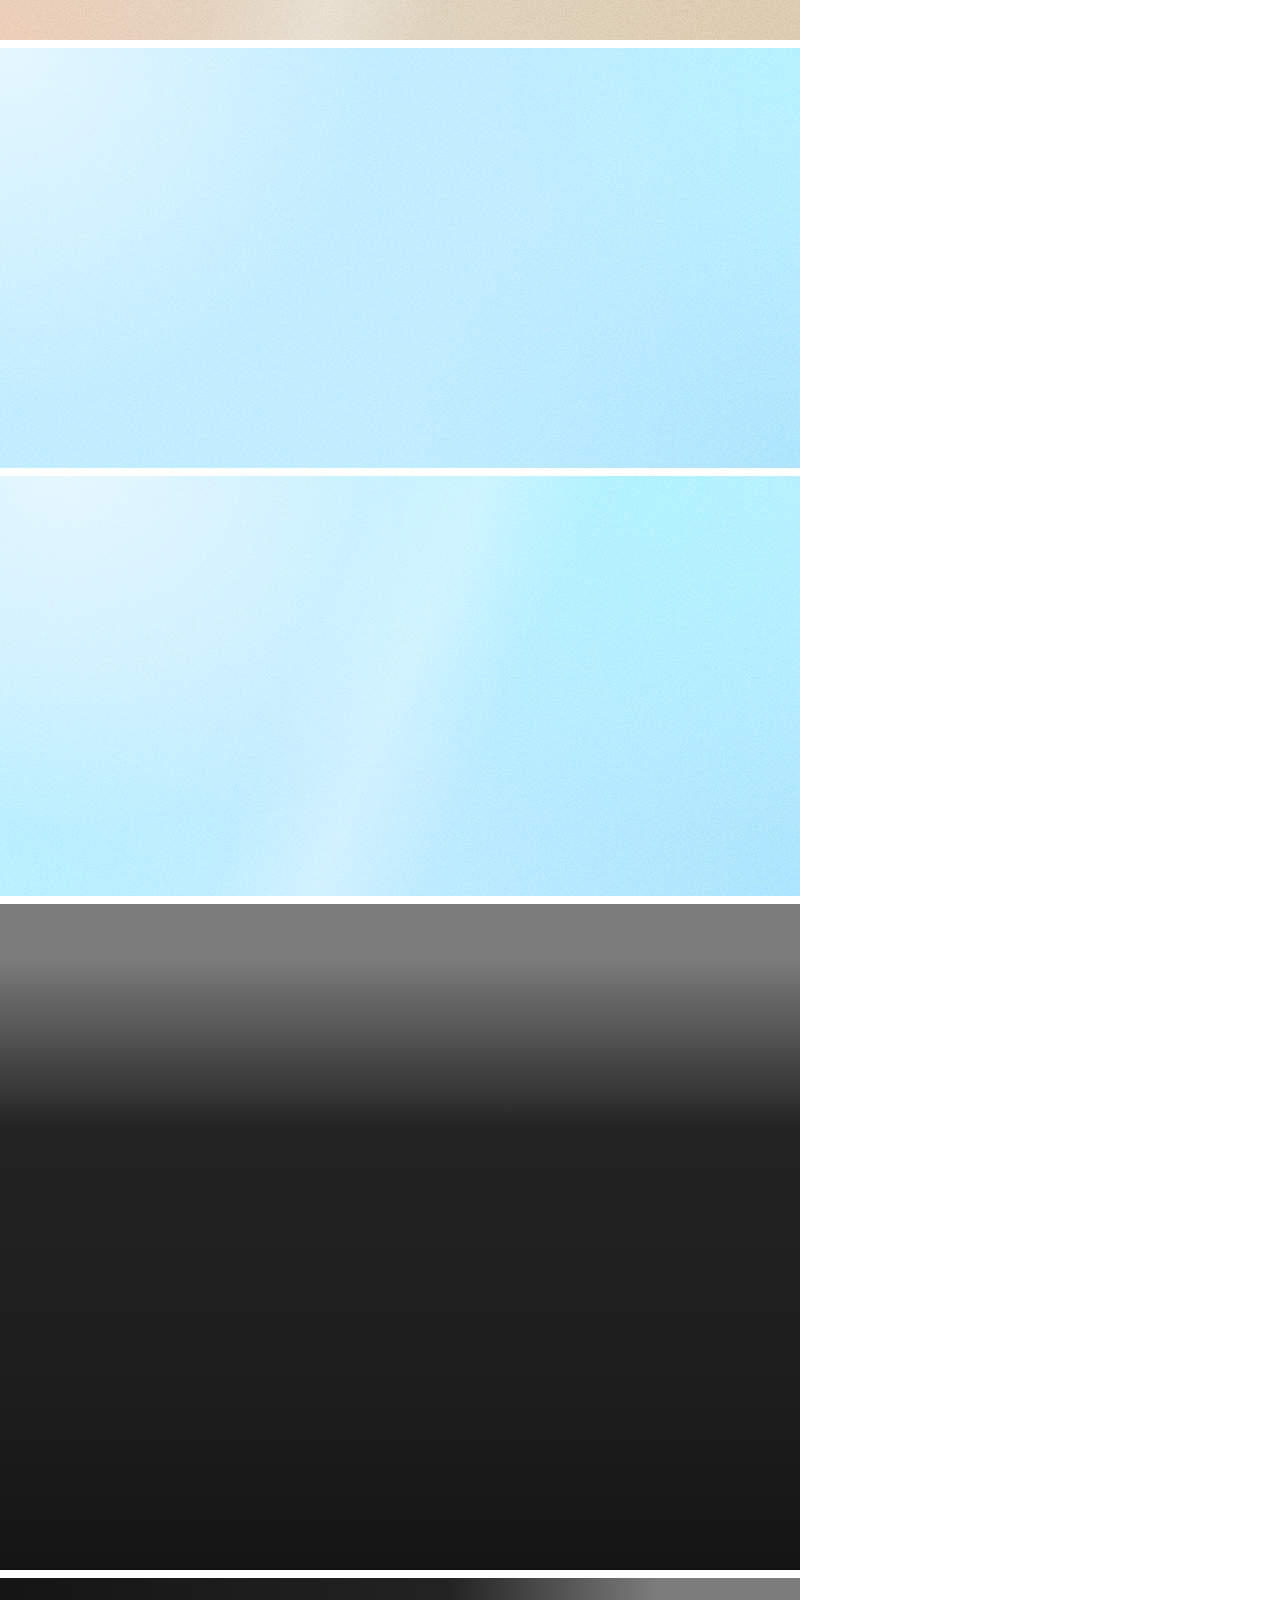
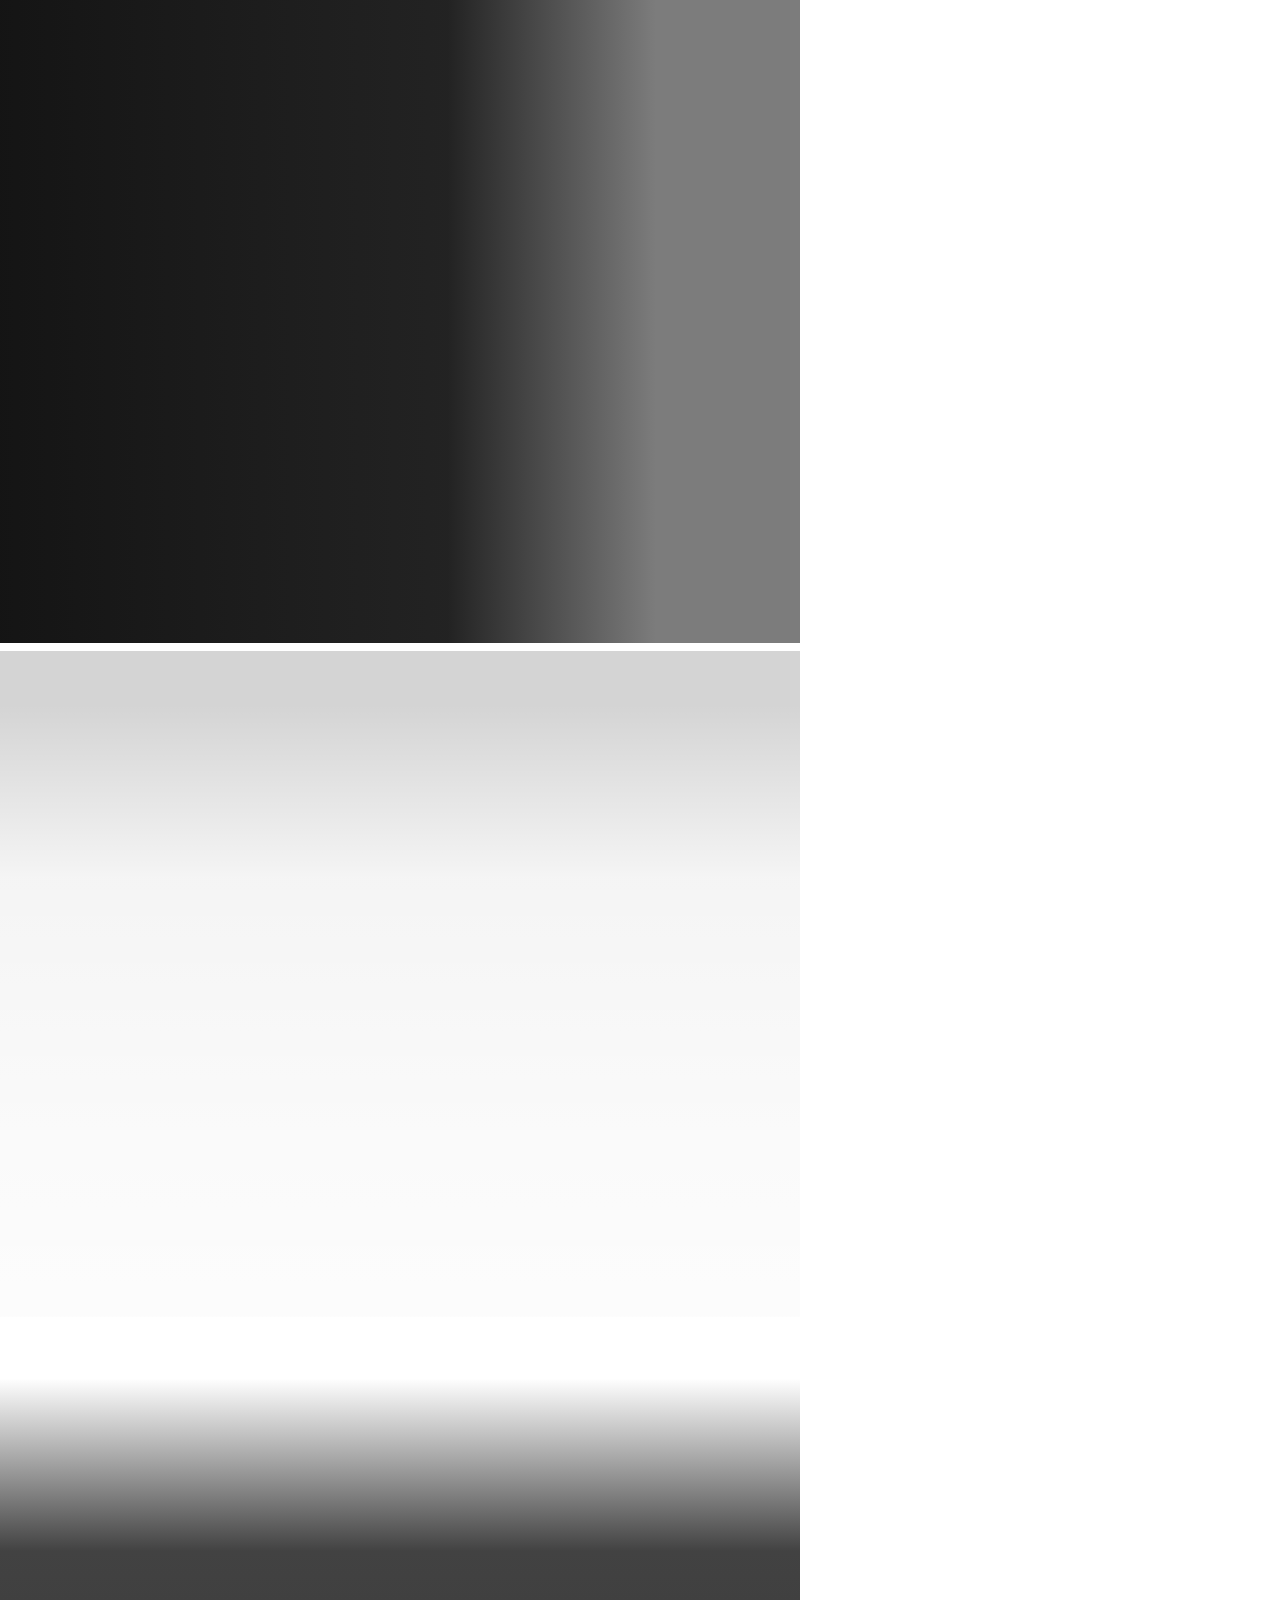
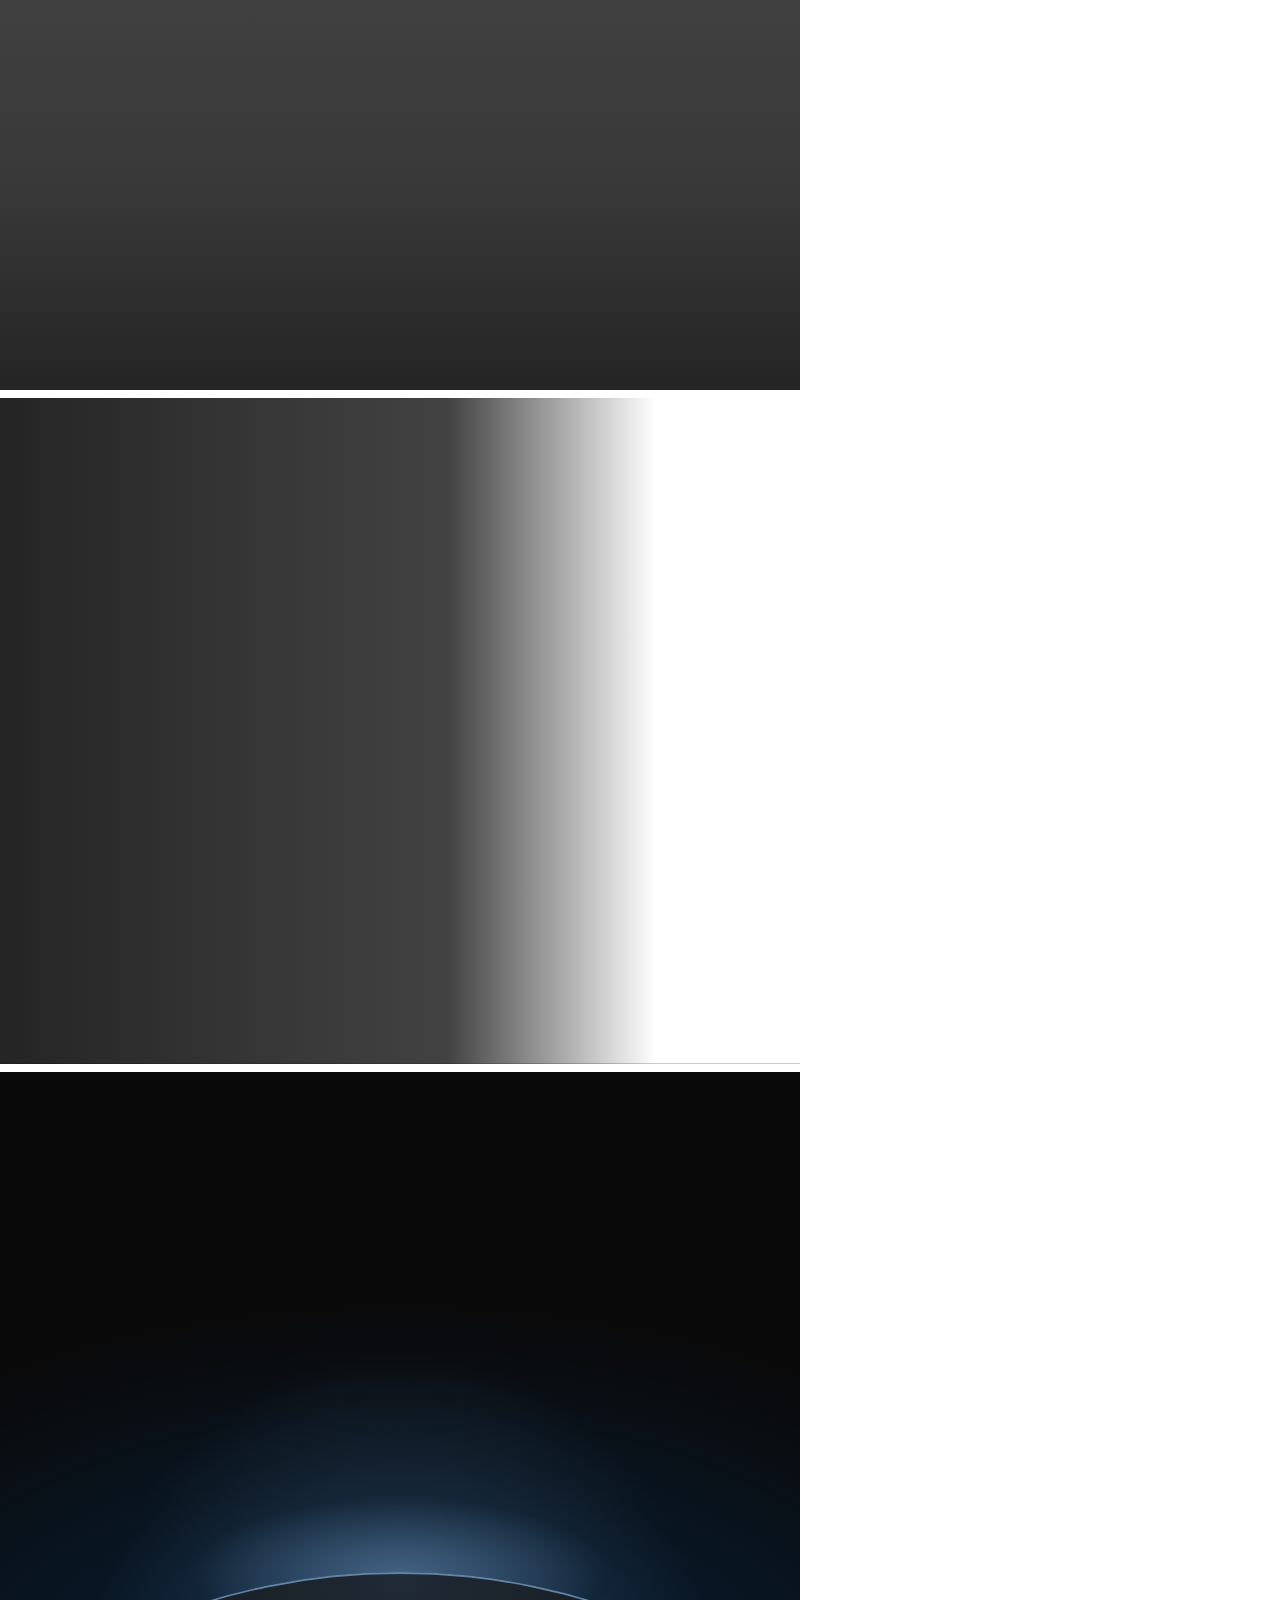
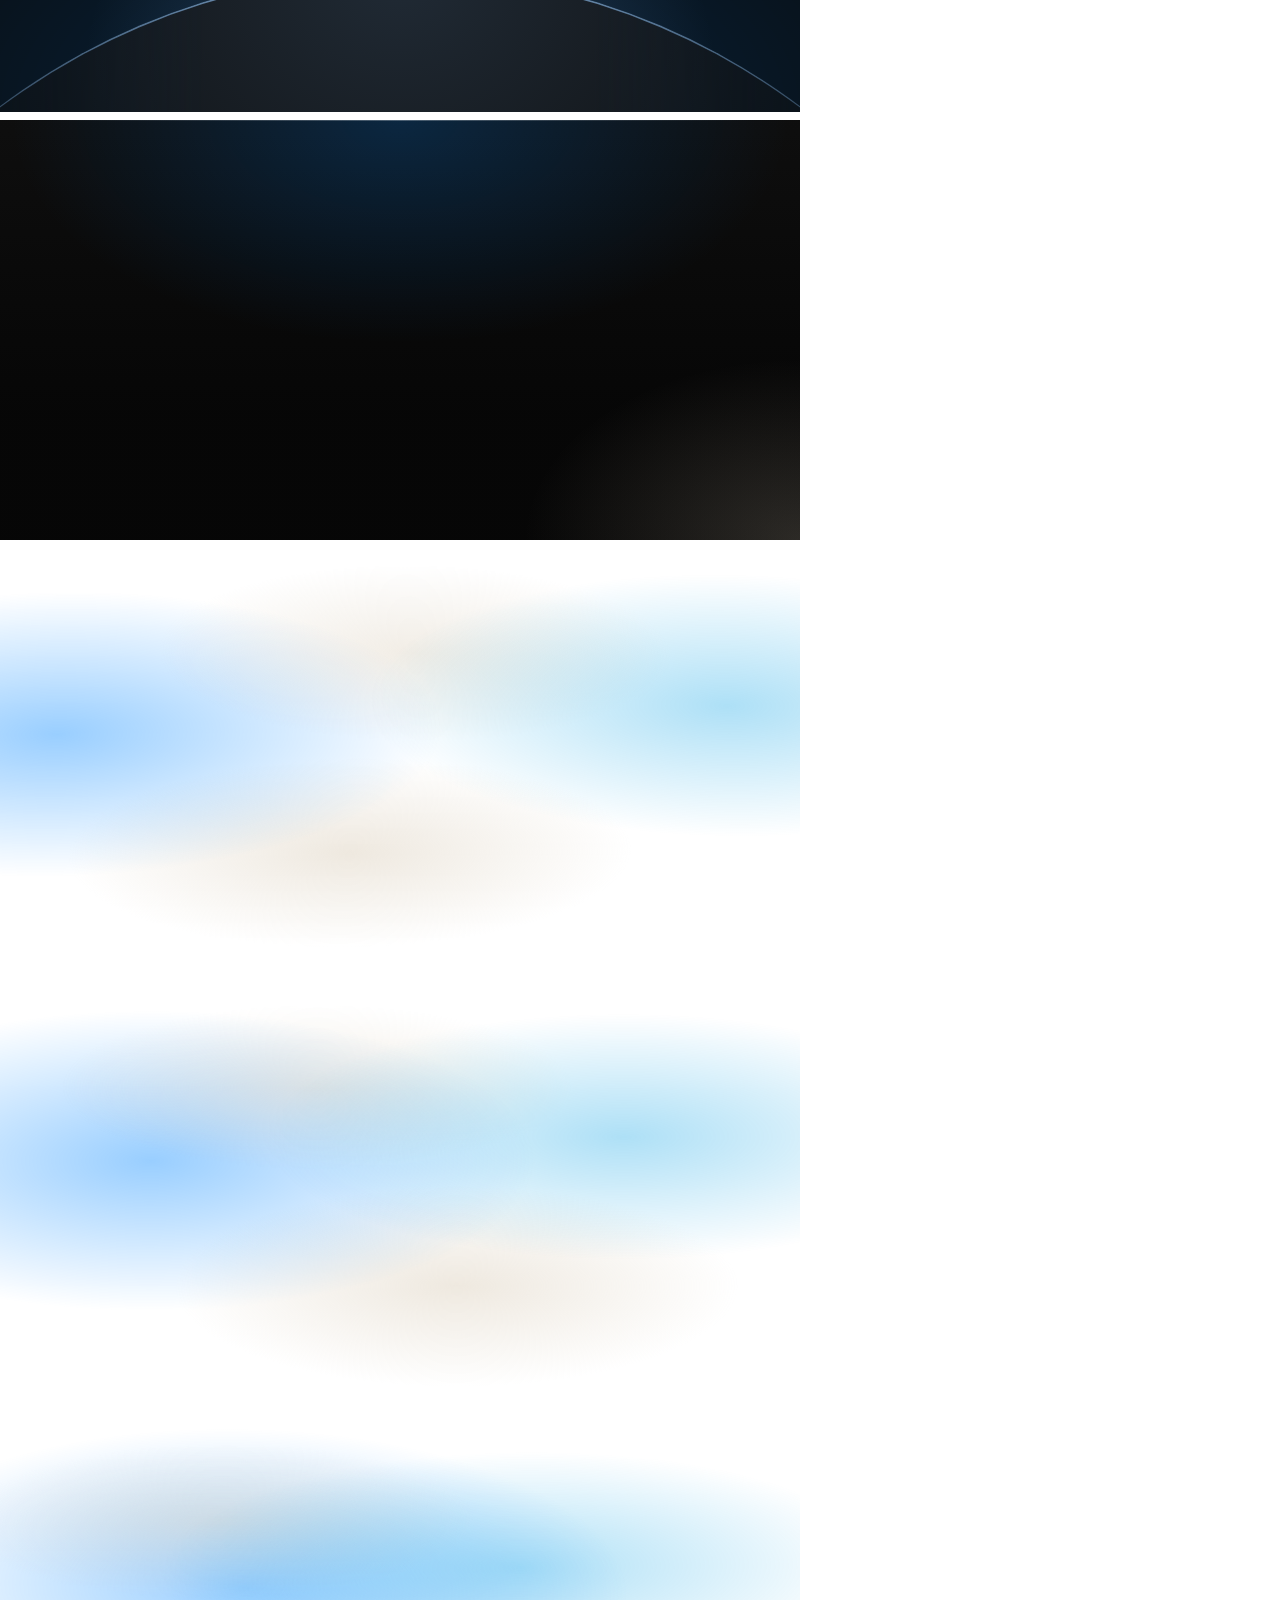
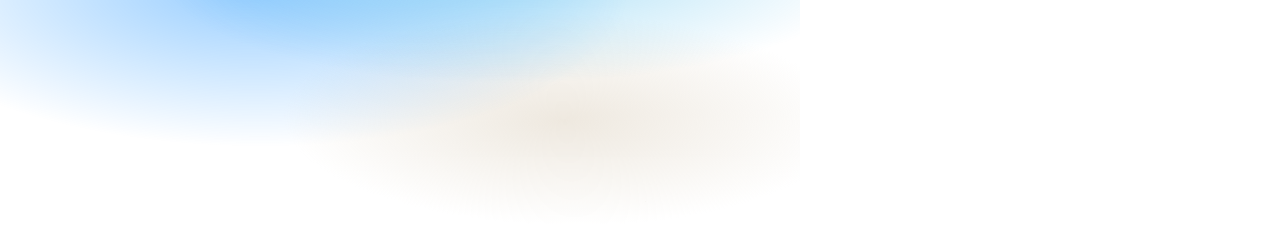
<file: .claude/skills/design-taste-frontend/assets/backgrounds/check.html>
<!doctype html>
<html lang="en" data-ground="sand">
<head>
<meta charset="utf-8">
<title>Backgrounds contrast check</title>
<!-- Every ground in a 800px box, for check.mjs: it sets a palette, screenshots the boxes and measures
     the ink and muted contrast on every pixel of each ground's text zone (index.json). The photograph
     grounds sit on a flat grey picture: #7c7c7c for the dark scrim, #d4d4d4 for the light one; and the worst case of the dark scrim: a white
     picture (white words on it). The light scrim is for pale photographs only. -->
<link rel="stylesheet" href="../system.css">
<link rel="stylesheet" href="backgrounds.css">
<style>body { margin: 0; width: 800px; } .box { width: 800px; margin: 0 0 8px; padding: 24px; font-size: 20px; } .pi, .pm { visibility: hidden; } .pi { color: var(--ink); } .pm { color: var(--muted); }  /* the liquid blobs held at the start, the middle and the end of their drift (the keyframes in backgrounds.css), so the text zone is measured where they stand under it */
  .at-start::before { animation: none; transform: translate3d(-7%, 0, 0) skewX(-7deg) scaleY(.94); } .at-start::after { animation: none; transform: translate3d(8%, 0, 0) skewX(6deg) scaleY(1.04); }
  .at-mid::before { animation: none; transform: translate3d(.5%, 0, 0) skewX(-.5deg) scaleY(.995); } .at-mid::after { animation: none; transform: translate3d(-.5%, 0, 0) scaleY(.98); }
  .at-end::before { animation: none; transform: translate3d(8%, 0, 0) skewX(6deg) scaleY(1.05); } .at-end::after { animation: none; transform: translate3d(-9%, 0, 0) skewX(-6deg) scaleY(.92); }
</style>
<script src="backgrounds.js" defer></script>
</head>
<body>
<div class="bg-mist box" data-g="mist" style="height:420px"><span class="pi">Ink</span> <span class="pm">Muted</span></div>
<div class="bg-halo box" data-g="halo" style="height:420px"><span class="pi">Ink</span> <span class="pm">Muted</span></div>
<div class="bg-grain box" data-g="grain" style="height:420px"><span class="pi">Ink</span> <span class="pm">Muted</span></div>
<div class="bg-paper box" data-g="paper" style="height:420px"><span class="pi">Ink</span> <span class="pm">Muted</span></div>
<div class="bg-dusk box" data-g="dusk" style="height:420px"><span class="pi">Ink</span> <span class="pm">Muted</span></div>
<div class="bg-topglow box" data-g="topglow" style="height:560px"><span class="pi">Ink</span> <span class="pm">Muted</span></div>
<div class="bg-ruled box" data-g="ruled" style="height:420px"><span class="pi">Ink</span> <span class="pm">Muted</span></div>
<div class="bg-dots box" data-g="dots" style="height:420px"><span class="pi">Ink</span> <span class="pm">Muted</span></div>
<div class="bg-arcs box" data-g="arcs" style="height:420px"><span class="pi">Ink</span> <span class="pm">Muted</span></div>
<div class="bg-band box" data-g="band" style="height:420px"><span class="pi">Ink</span> <span class="pm">Muted</span></div>
<div class="bg-field box" data-g="field" style="height:420px"><span class="pi">Ink</span> <span class="pm">Muted</span></div>
<div class="bg-band bg-tint box" data-g="band-tint" style="height:420px"><span class="pi">Ink</span> <span class="pm">Muted</span></div>
<div class="bg-field bg-tint box" data-g="field-tint" style="height:420px"><span class="pi">Ink</span> <span class="pm">Muted</span></div>
<div class="bg-photo box" data-g="photo" style="height:520px;--g-photo:linear-gradient(#7c7c7c,#7c7c7c)"><span class="pi">Ink</span> <span class="pm">Muted</span></div>
<div class="bg-photo bg-photo--left box" data-g="photo-left" style="height:520px;--g-photo:linear-gradient(#7c7c7c,#7c7c7c)"><span class="pi">Ink</span> <span class="pm">Muted</span></div>
<div class="bg-photo bg-photo--light box" data-g="photo-light" style="height:520px;--g-photo:linear-gradient(#d4d4d4,#d4d4d4)"><span class="pi">Ink</span> <span class="pm">Muted</span></div>
<div class="bg-photo box" data-g="photo-white" style="height:520px;--g-photo:linear-gradient(#fff,#fff)"><span class="pi">Ink</span> <span class="pm">Muted</span></div>
<div class="bg-photo bg-photo--left box" data-g="photo-left-white" style="height:520px;--g-photo:linear-gradient(#fff,#fff)"><span class="pi">Ink</span> <span class="pm">Muted</span></div>
<div class="bg-horizon box" data-g="horizon" style="height:640px"><span class="pi">Ink</span> <span class="pm">Muted</span></div>
<div class="bg-deep box" data-g="deep" style="height:420px"><span class="pi">Ink</span> <span class="pm">Muted</span></div>
<div class="bg-liquid box at-start" data-g="liquid" data-no-pause style="height:420px"><span class="pi">Ink</span> <span class="pm">Muted</span></div>
<div class="bg-liquid box at-mid" data-g="liquid-mid" data-no-pause style="height:420px"><span class="pi">Ink</span> <span class="pm">Muted</span></div>
<div class="bg-liquid box at-end" data-g="liquid-end" data-no-pause style="height:420px"><span class="pi">Ink</span> <span class="pm">Muted</span></div>

</body>
</html>
</file>
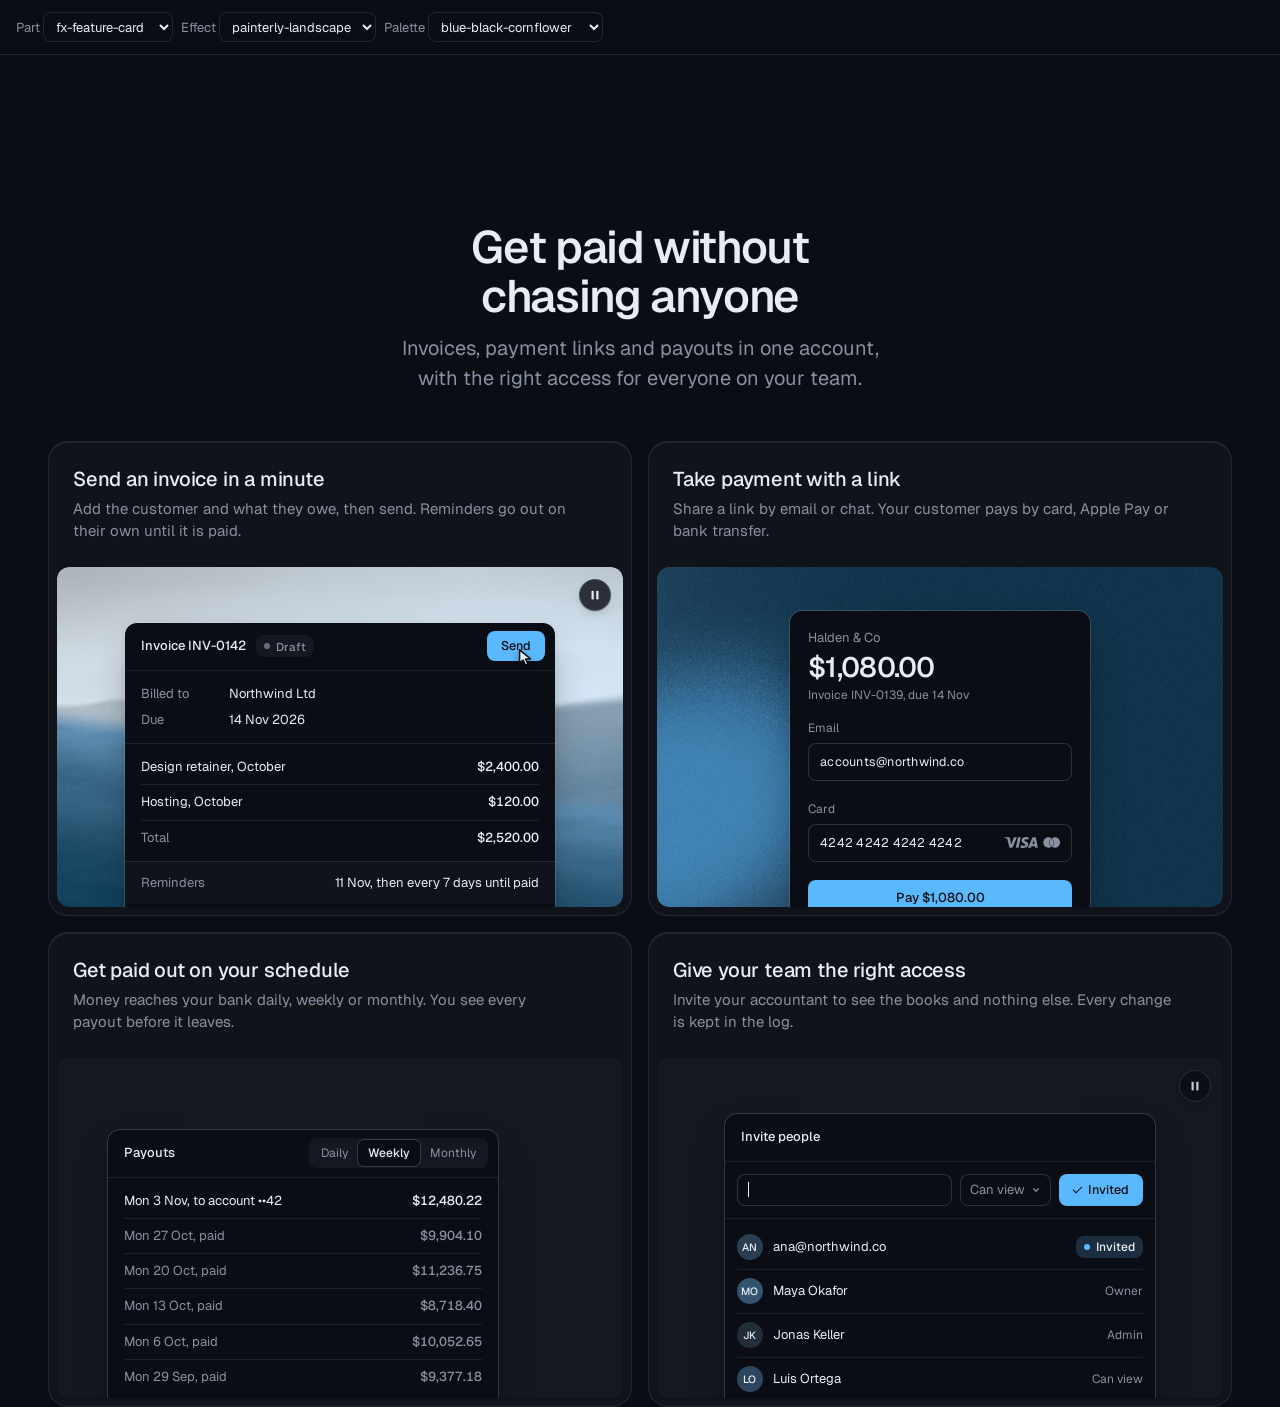
<file: .claude/skills/design-taste-frontend/assets/components/_lab.html>
<!doctype html>
<html lang="en" data-radius="soft">
<head>
<script>window.__tpGlMax = 16;   /* a gallery shows many live effects at once; a page of a site keeps the default 4 (fx.js) */</script>
<meta charset="utf-8">
<meta name="viewport" content="width=device-width, initial-scale=1">
<title>Component lab</title>
<link rel="preconnect" href="https://fonts.googleapis.com">
<link rel="preconnect" href="https://fonts.gstatic.com" crossorigin>
<link href="https://fonts.googleapis.com/css2?family=Geist:wght@100..900&family=Geist+Mono:wght@400..600&display=swap" rel="stylesheet">
<link rel="stylesheet" href="../system.css">
<link rel="stylesheet" href="./base.css">
<style>
  /* one component on its own, with a chosen effect (or object) and palette:
     _lab.html?c=fx-chart&fx=ruled-grounds&palette=white-link-blue&w=640 */
  :root { --font-display: "Geist", system-ui, sans-serif; --font-text: "Geist", system-ui, sans-serif; --font-mono: "Geist Mono", ui-monospace, monospace; --display-weight: 560; --display-tracking: -0.03em; }
  body { min-height: 100vh; margin: 0; }
  .bar { display: flex; flex-wrap: wrap; gap: 8px; align-items: center; padding: 12px 16px; border-bottom: 1px solid var(--line); font: 13px/1.4 var(--font-text); color: var(--muted); }
  .bar select { font: inherit; color: var(--ink); background: var(--bg); border: 1px solid var(--line); border-radius: var(--r-sm); height: 30px; padding: 0 8px; }
  .stage { padding: clamp(16px, 4vw, 48px); margin-inline: auto; }
</style>
</head>
<body>
<div class="bar">
  <label>Part <select id="c"></select></label>
  <label>Effect <select id="fx"></select></label>
  <label>Palette <select id="pal"></select></label>
</div>
<main class="stage" id="stage"></main>
<script type="module">
  import fx from '../effects/fx.js';
  const PARTS = ['fx-feature-card', 'fx-dither-object', 'fx-headline', 'fx-button', 'fx-prompt', 'fx-icon-tiles', 'fx-stat', 'fx-globe', 'fx-map', 'fx-chart', 'fx-bars', 'fx-band', 'fx-spotlight', 'fx-photo', 'fx-avatar', 'fx-search', 'fx-logos', 'fx-tabs', 'fx-pricing', 'fx-progress'];
  const PALETTES = {
    'blue-black-cornflower': { bg: '#0a0d14', surface: '#131824', ink: '#e9edf3', muted: '#8891a1', accent: '#5ab9fc', accentInk: '#0a0d14' },
    'graphite-safety-orange': { bg: '#18191b', surface: '#222427', ink: '#eff0f1', muted: '#9c9ea3', accent: '#ff4a1f', accentInk: '#18191b' },
    'white-link-blue': { bg: '#ffffff', surface: '#f4f4f4', ink: '#111111', muted: '#6b6b6b', accent: '#1a4be0', accentInk: '#ffffff' },
    'moss-sand': { bg: '#ddd6c6', surface: '#d2cab8', ink: '#2a2a26', muted: '#59574e', accent: '#4f6238', accentInk: '#ffffff' },
    'cobalt-field': { bg: '#0034eb', surface: '#002fd6', ink: '#ffffff', muted: '#dfe4f2', accent: '#e9e34a', accentInk: '#111111' },
  };
  const q = new URLSearchParams(location.search);
  const part = PARTS.includes(q.get('c')) ? q.get('c') : PARTS[0];
  const palId = PALETTES[q.get('palette')] ? q.get('palette') : 'blue-black-cornflower';
  const p = PALETTES[palId];
  const s = document.documentElement.style;
  const action = fx.color.contrast(p.accent, p.bg) >= 2.2 ? p.accent : p.ink;
  Object.entries({ '--p-bg': p.bg, '--p-surface': p.surface, '--p-ink': p.ink, '--p-muted': p.muted, '--p-accent': p.accent, '--p-accent-ink': p.accentInk, '--p-action': action, '--p-action-ink': action === p.accent ? p.accentInk : p.bg }).forEach(([k, v]) => s.setProperty(k, v));
  s.colorScheme = fx.color.isDark(p.bg) ? 'dark' : 'light';
  if (q.has('fallback')) fx.config.forceFallback = true;
  // one part at a time: at most 4 live WebGL contexts on this page
  fx.config.maxLive = 4;
  if (q.has('w')) document.getElementById('stage').style.maxWidth = q.get('w') + 'px';

  const base = `./${part}/`;
  const [meta, html, mod] = await Promise.all([fetch(base + 'meta.json').then(r => r.json()), fetch(base + 'component.html').then(r => r.text()), import(base + 'component.js')]);
  const link = Object.assign(document.createElement('link'), { rel: 'stylesheet', href: base + 'component.css' });
  document.head.append(link);
  await new Promise(r => { link.onload = link.onerror = r; });
  const choices = meta.effects?.length ? meta.effects : meta.objects || [];
  const chosen = choices.includes(q.get('fx')) ? q.get('fx') : meta.default;
  const stage = document.getElementById('stage');
  stage.innerHTML = html;
  const root = stage.firstElementChild;
  // the chosen effect goes where the part reads it: data-cx-object, data-cx-fill, or data-cx-effect on the root
  // the dither object: one figure set to the chosen object (one live object, as on a page); no caption under it
  if (meta.objects) {
    const fig = root.matches('[data-cx-object]') ? root : root.querySelector('[data-cx-object]');
    fig.dataset.cxObject = chosen;
    if (q.get('render') === 'studio') fig.dataset.cxRender = 'studio';
    fig.querySelector('.cx-obj__stage').removeAttribute('aria-label');
    fig.style.maxWidth = '720px';
  }
  // without ?fx= the markup keeps its own effects (the feature card mixes a landscape and a grain: setting
  // the default on every panel would paint the grain panel as a landscape too)
  else if (!choices.includes(q.get('fx'))) { /* as written */ }
  else if (root.querySelector('[data-cx-fill]')) root.querySelectorAll('[data-cx-fill]').forEach(el => { el.dataset.cxFill = chosen; });
  else if (root.querySelector('[data-cx-effect]')) root.querySelectorAll('[data-cx-effect]').forEach(el => { el.dataset.cxEffect = chosen; });
  else root.dataset.cxEffect = chosen;
  // the map draws its baked streets; an effect named with ?fx= shows its fallback ground (no map data) instead
  if (part === 'fx-map' && choices.includes(q.get('fx'))) delete root.dataset.cxMap;
  await document.fonts.ready;
  window.__part = mod.default(root);
  setTimeout(() => { document.documentElement.dataset.ready = '1'; }, 1200);

  const fill = (sel, list, cur, key) => {
    const el = document.getElementById(sel);
    el.innerHTML = list.map(v => `<option${v === cur ? ' selected' : ''}>${v}</option>`).join('');
    el.addEventListener('change', () => { q.set(key, el.value); if (key === 'c') q.delete('fx'); location.search = q.toString(); });
  };
  fill('c', PARTS, part, 'c');
  // a part whose default is none (the map's streets, the photograph as it is) lists none first, so the
  // select never shows an effect that is not on
  fill('fx', meta.default === 'none' ? ['none', ...choices] : choices, chosen, 'fx');
  fill('pal', Object.keys(PALETTES), palId, 'palette');
</script>
</body>
</html>
</file>
<file: .claude/skills/design-taste-frontend/assets/system.css>
/*
  taste-skill system.css - the one system for the page. Link it first, then assets/ui/cards.css (the
  feature card, its panel and the fragment placements), then set the palette (--p-*), the fonts and
  the radius set on :root in the page (node scripts/start.mjs prints that block).
  Do not add a second grid, spacing scale, type scale, radius scale, button or card style.
*/

/* ---------------------------------------------------------------- tokens */
:root {
  /* palette (hex only; fx.js reads --bg --surface --ink --muted --accent --accent-ink) */
  --p-bg: #ffffff;
  --p-surface: #f4f4f4;
  --p-ink: #111111;
  --p-muted: #6b6b6b;
  --p-accent: #1a4be0;
  --p-accent-ink: #ffffff;
  --p-action: #1a4be0;      /* buttons, links, focus: the accent, or the ink when the accent is too pale */
  --p-action-ink: #ffffff;
  --p-inv-bg: #111111;
  --p-inv-surface: #1c1c1c;
  --p-inv-ink: #f4f4f4;
  --p-inv-muted: #a3a3a3;
  --p-inv-accent: #ffffff;
  --p-inv-accent-ink: #111111;
  --p-inv-action: #ffffff;
  --p-inv-action-ink: #111111;
  /* the lit ground behind UI and in the closing band (references/cards.md), one per page, tech pages only
     (none on kind other, which is flat): <html data-ground="sand|sky|sage|painting">. system.js gives it to every ground
     that holds UI, on light and dark pages alike; --hue on one panel changes only its accent */
  --ground-bg: #d9ccb7; --ground-surface: #e9e0d2; --ground-ink: #2a2622; --ground-muted: #5a534a; --ground-accent: #a8794a;

  /* fonts */
  --font-display: system-ui, -apple-system, "Segoe UI", sans-serif;
  --font-text: system-ui, -apple-system, "Segoe UI", sans-serif;
  --font-mono: ui-monospace, "SFMono-Regular", Menlo, Consolas, monospace;
  --display-weight: 400;    /* headlines 400; 500 on a tech page (software, gaming, hardware) */
  --display-tracking: -0.025em;

  /* the page rhythm (references/layout-v4.md): one section per screen. The header is fixed and
     --nav tall; every section is padded --padt above and --padb (plus the phone action bar, --bar)
     below, and is exactly one or two screens tall (--h: 1 or 2; --hm on a phone). The hero's words
     start --hgap under the header and its content ends --hpadb above the fold. */
  --nav: 72px;
  --padt: 120px;
  --padb: 72px;
  --hgap: 48px;
  --hpadb: 64px;
  --bar: 0px;
  /* grid: one .wrap (alias .container) for the header, every section and the footer, the same
     --gut on both sides: 1280 wide at x 80-1360 at 1440, 342 at x 24-366 at 390 */
  --container: 1280px;
  --gut: 80px;
  --pad: var(--gut);
  --gutter: 24px;

  /* spacing: 4/8 scale */
  --s-1: 4px;  --s-2: 8px;  --s-3: 12px; --s-4: 16px; --s-5: 24px;
  --s-6: 32px; --s-7: 48px; --s-8: 64px; --s-9: 96px; --s-10: 128px;
  --section: 40px;      /* only a .section outside main (the kit's demo pages); every main > section and
                           footer.closing take --padt and --padb */
  --section-band: 56px; /* the same for an older footer outside footer.closing */
  --head-gap: 48px;     /* the one heading-to-content gap, 32 on a phone (layout.css reads it as --ly-head-gap) */
  --card-pad: 16px;     /* card padding (cards.css sets its own for cards with a panel) */
  --card-gap: 16px;     /* gap between cards */

  /* type scale (the only sizes on the page) */
  --t-label: 13px;
  --t-small: 14px;
  --t-body: 16px;
  --t-lead: 18px;
  --t-card: 18px;
  --t-h3: 24px;
  /* straight lines from the phone size at 390 to the desktop size at 1440 (system.md's table) */
  --t-h2: clamp(30px, 1.72vw + 23.3px, 48px);
  --t-h1: clamp(38px, 3.24vw + 25.4px, 72px);
  /* a big number stays a step under the h2 (VI-11): 38 at 1440, 28 at 390, so it never reads as a
     section heading; a stats row and a price set their own, smaller still */
  --t-stat: clamp(28px, .952vw + 24.29px, 38px);

  /* radius: one scale (soft by default; data-radius on <html> switches it) */
  --r-sm: 8px;  --r-md: 12px; --r-lg: 20px; --r-btn: 8px;

  /* controls (fixed here; a page never adds its own) */
  --btn-h: 44px;
  --btn-h-sm: 36px;
  --nav-h: var(--nav);  /* the older name, kept for the kit's files */
  --icon: 16px;         /* small icons: socials, menu chevrons, mono brand marks */

  /* motion */
  --ease: cubic-bezier(.2, .7, .2, 1);
  --dur: 180ms;
}
html[data-radius="sharp"] { --r-sm: 4px; --r-md: 6px;  --r-lg: 8px;  --r-btn: 4px; }
html[data-radius="soft"]  { --r-sm: 8px; --r-md: 12px; --r-lg: 20px; --r-btn: 8px; }
html[data-radius="round"] { --r-sm: 10px; --r-md: 16px; --r-lg: 24px; --r-btn: 999px; }
/* the four lit grounds (references/cards.md); sand is the default above. painting goes with
   painterly-landscape (x.ai's daylight sky over olive hills) */
html[data-ground="sky"]      { --ground-bg: #c6d3df; --ground-surface: #d6e0e9; --ground-ink: #25303a; --ground-muted: #4d5964; --ground-accent: #3f6a92; }
html[data-ground="sage"]     { --ground-bg: #cdd6c6; --ground-surface: #dce3d6; --ground-ink: #262d24; --ground-muted: #535b51; --ground-accent: #6c8e63; }
html[data-ground="painting"] { --ground-bg: #79a8d6; --ground-surface: #a6c4e2; --ground-ink: #16212c; --ground-muted: #273949; --ground-accent: #9c9b3c; }
/* cards.css takes its card and panel radii from this scale */
html[data-radius] .card { --c-r: var(--r-lg); }
html[data-radius] .panel { --p-r: var(--r-md); }

/* a phone: the header 56, the sections padded 96 / 48, the hero's words 40 under the header and its
   content ending 24 above the fold, 24 at both sides, 12 between columns */
@media (max-width: 639px) {
  :root { --nav: 56px; --padt: 96px; --padb: 48px; --hgap: 40px; --hpadb: 24px; --gut: 24px; --gutter: 12px; --card-gap: 12px; --head-gap: 32px; }
}
@media (min-width: 640px) {
  :root { --gut: 48px; --section: 48px; --section-band: 72px; --card-pad: 24px; }
}
@media (min-width: 1024px) {
  :root { --gut: 80px; --section: 56px; --section-band: 96px; --card-gap: 24px;
          --t-lead: 20px; --t-card: 20px; --t-h3: 28px; }
  /* a place (and a local service): the 1200 column at x 120-1320 */
  html[data-type="place"] { --gut: 120px; --container: 1200px; }
}
/* a place (VI-06, ST-96, PH-23): its own smaller type (h1 48/53 and 32/37, h2 32/40 and 24/30, titles
   and the sub-line 20 and 18), the Recipe 3 hero's gap under its photograph (40, 24 on a phone),
   square photographs and cards and 2px buttons, whatever data-radius and data-buttons say */
:root[data-type="place"] {
  --hgap: 40px;
  --t-h1: clamp(32px, 1.524vw + 26.06px, 48px);
  --t-h2: clamp(24px, .762vw + 21px, 32px);
  --t-h3: clamp(20px, .381vw + 18.51px, 24px);
  --r-sm: 2px; --r-md: 0px; --r-lg: 0px; --r-btn: 2px;
}
:root[data-type="place"] :is(h1, .t-h1) { line-height: 1.104; }
:root[data-type="place"] :is(h2, .t-h2) { line-height: 1.25; }
@media (max-width: 639px) {
  :root[data-type="place"] { --hgap: 24px; }
  :root[data-type="place"] :is(h1, .t-h1) { line-height: 1.156; }
}

/* ---------------------------------------------------------------- grounds (at most three) */
:root, .ground-base {
  --bg: var(--p-bg); --surface: var(--p-surface); --ink: var(--p-ink); --muted: var(--p-muted);
  --accent: var(--p-accent); --accent-ink: var(--p-accent-ink); --card: var(--p-surface);
  --action: var(--p-action); --action-ink: var(--p-action-ink);
}
.ground-surface {
  --bg: var(--p-surface); --surface: var(--p-bg); --ink: var(--p-ink); --muted: var(--p-muted);
  --accent: var(--p-accent); --accent-ink: var(--p-accent-ink); --card: var(--p-bg);
  --action: var(--p-action); --action-ink: var(--p-action-ink);
}
.ground-inverse {
  --bg: var(--p-inv-bg); --surface: var(--p-inv-surface); --ink: var(--p-inv-ink); --muted: var(--p-inv-muted);
  --accent: var(--p-inv-accent); --accent-ink: var(--p-inv-accent-ink); --card: var(--p-inv-surface);
  --action: var(--p-inv-action); --action-ink: var(--p-inv-action-ink);
}
:root, .ground-base, .ground-surface, .ground-inverse {
  --line: color-mix(in oklab, var(--ink) 11%, transparent);
  --line-strong: color-mix(in oklab, var(--ink) 20%, transparent);
  /* effects (fx.js) and UI fragments (assets/ui) take the colours of the ground they sit on */
  --fx-bg: var(--bg); --fx-surface: var(--surface); --fx-ink: var(--ink); --fx-muted: var(--muted);
  --fx-accent: var(--accent); --fx-accent-ink: var(--accent-ink);
  --ui-font: var(--font-text); --ui-mono: var(--font-mono); --ui-radius: var(--r-md);
}
.ground-base, .ground-surface, .ground-inverse { background: var(--bg); color: var(--ink); }

/* ---------------------------------------------------------------- base */
*, *::before, *::after { box-sizing: border-box; }
/* an anchor lands on the section's top (the judge's frame): the fixed header covers --nav of its --padt */
html { -webkit-text-size-adjust: 100%; scroll-padding-top: 0; scroll-behavior: auto; margin: 0; }
body {
  margin: 0; background: var(--bg); color: var(--ink);
  font: 400 var(--t-body)/1.55 var(--font-text);
  -webkit-font-smoothing: antialiased; text-rendering: optimizeLegibility; overflow-x: clip;
}
img, svg, video, canvas { display: block; max-width: 100%; }
/* hidden means hidden, also on an img the line above makes a block (a menu tab's photograph, a peek photograph) */
[hidden] { display: none !important; }
img, video { height: auto; }
a { color: inherit; text-decoration: none; }
button { font: inherit; color: inherit; }
h1, h2, h3, h4, p, ul, ol, figure, blockquote { margin: 0; }
ul, ol { padding: 0; list-style: none; }
h1, h2, h3, h4 {
  font-family: var(--font-display); font-weight: var(--display-weight);
  letter-spacing: var(--display-tracking); text-wrap: balance; overflow-wrap: break-word;
}
h1, .t-h1 { font-size: var(--t-h1); line-height: 1.04; }
h2, .t-h2 { font-size: var(--t-h2); line-height: 1.1; }
h3, .t-h3 { font-size: var(--t-h3); line-height: 1.2; }
h4, .t-card { font-family: var(--font-text); font-weight: 500; font-size: var(--t-card); line-height: 1.3; letter-spacing: -0.01em; }
p { text-wrap: pretty; }
.t-lead  { font-size: var(--t-lead); line-height: 1.5; }
.t-body  { font-size: var(--t-body); line-height: 1.55; }
.t-small { font-size: var(--t-small); line-height: 1.5; }
.t-label { font-size: var(--t-label); font-weight: 500; line-height: 1.4; letter-spacing: 0.01em; }
.t-stat  { font-family: var(--font-display); font-weight: var(--display-weight); font-size: var(--t-stat);
           line-height: 1; letter-spacing: var(--display-tracking); font-variant-numeric: tabular-nums; }
.muted { color: var(--muted); }
.mono  { font-family: var(--font-mono); }
.measure { max-width: 62ch; }
:focus-visible { outline: 2px solid var(--action); outline-offset: 2px; border-radius: 2px; }
::selection { background: color-mix(in oklab, var(--accent) 30%, transparent); }

/* ---------------------------------------------------------------- grid */
.wrap, .container { width: min(100% - 2 * var(--gut), var(--container)); margin-inline: auto; padding-inline: 0; }
.grid { display: grid; grid-template-columns: repeat(12, minmax(0, 1fr)); column-gap: var(--gutter); row-gap: var(--card-gap); }
.grid > * { min-width: 0; grid-column: 1 / -1; }
.section { padding-block: var(--section); }

/* ---------------------------------------------------------------- one section per screen
   The page is a stack of screens. Framed at scrollY = k x the screen height, a shot shows exactly one
   section: the hero alone on the first screen, every other section (and footer.closing, the close and
   the footer in one) exactly one or two screens tall, its h2 first, --padt under its top. Heights
   and padding do it: no pinning, snapping or script.
     <section class="section" id=".." style="--h: 2">     (2 screens; --hm sets a phone's count alone)
       <div class="wrap"> the h2 first, then the content </div>     (the one in-flow child)
     </section>
   A layer (a full-bleed photograph or ground behind the words) is an <img class="layer" aria-hidden="true">
   beside the .wrap. Content must fit: one screen holds 708px of content at 1440x900 (900 - 120 - 72),
   two hold 1,608 (the second screen's part starts --padt under its top with .g2). From 640 to 1279 a
   section keeps at least its screens and grows past them rather than overlap the next. */
main > :is(section, .section), footer.closing {
  position: relative; box-sizing: border-box;
  height: calc(var(--h, 1) * 100vh); height: calc(var(--h, 1) * 100svh);
  padding: var(--padt) 0 calc(var(--padb) + var(--bar));
}
main > :is(section, .section) > :is(.wrap, .container), footer.closing > .wrap { position: relative; z-index: 1; height: 100%; }
main > :is(section, .section) > :is(.wrap, .container):not(.grid) { display: flex; flex-direction: column; }
/* a .wrap that is the section's grid too (class="wrap grid"): its rows start at the top */
main > :is(section, .section) > :is(.wrap, .container).grid { align-content: start; }
/* .fill: the block that takes what the screen leaves under the heading (a photograph, a frame) */
main > :is(section, .section) > .wrap > .fill { flex: 1 1 0; min-height: 0; }
/* two screens as two groups: row 1 the h2 and the first group, row 2 the rest (no second h2), starting
   --padt under the second screen's top, so the second shot looks like any other section */
main > :is(section, .section).g2, footer.closing.g2 { --h: 2; }
main > :is(section, .section).g2 > :is(.wrap, .container), footer.closing.g2 > .wrap { display: grid; grid-template-rows: minmax(0, 1fr) minmax(0, 1fr); row-gap: calc(var(--padt) + var(--padb) + var(--bar)); }
main > :is(section, .section).g2 > :is(.wrap, .container) > *, footer.closing.g2 > .wrap > * { min-height: 0; align-self: start; }
main > :is(section, .section).g2 > :is(.wrap, .container) > :is(.group, .fill) { align-self: stretch; }
/* a group: one screen's part of a .g2 section (its h2 and first rows, or the rest) */
.group { display: flex; flex-direction: column; min-height: 0; }
/* each screen's card row runs down to that screen's foot (the cards stretch, their panels grow), so
   the second screen of a .g2 is never a short row over an empty ground; both rows end on the same line */
@media (min-width: 1024px) {
  main > :is(section, .section).g2 > .wrap > .grid:last-child,
  main > :is(section, .section).g2 > .wrap > .group > .grid:last-child { align-self: stretch; flex: 1 1 auto; min-height: 0; }
}
.group > .fill { flex: 1 1 0; min-height: 0; }
@media (min-width: 640px) and (max-width: 1279px) {
  main > :is(section, .section):not(.hero, .section--hero), footer.closing {
    height: auto; min-height: calc(var(--h, 1) * 100vh); min-height: calc(var(--h, 1) * 100svh);
  }
  /* the section is a column and its .wrap takes all of it, so a .fill (a photograph, a frame) still
     grows to the section's foot (a min-height percentage would not resolve, leaving it at its least) */
  main > :is(section, .section):not(.hero, .section--hero), footer.closing { display: flex; flex-direction: column; }
  main > :is(section, .section):not(.hero, .section--hero) > :is(.wrap, .container), footer.closing > .wrap { flex: 1 0 auto; height: auto; min-height: 0; }
}
/* a phone: lvh (the screen with its bars hidden) for every section but the hero; --hm when stacking
   makes the content taller than the desktop count */
@media (max-width: 639px) {
  main > :is(section, .section):not(.hero, .section--hero), footer.closing {
    height: calc(var(--hm, var(--h, 1)) * 100vh); height: calc(var(--hm, var(--h, 1)) * 100lvh);
  }
  main > :is(section, .section).g2m, footer.closing.g2m { --hm: 2; }
  main > :is(section, .section).g2m > :is(.wrap, .container), footer.closing.g2m > .wrap { display: grid; grid-template-rows: minmax(0, 1fr) minmax(0, 1fr); row-gap: calc(var(--padt) + var(--padb) + var(--bar)); }
  main > :is(section, .section).g2:not(.g2m) > :is(.wrap, .container) { display: flex; row-gap: 0; }
  main > :is(section, .section).g2:not(.g2m) > :is(.wrap, .container) > * { align-self: stretch; }
}
/* a layer: the photograph or ground of a whole section, under its words, edge to edge */
main > :is(section, .section) > :is(img, video, canvas, picture).layer,
footer.closing > :is(img, video, canvas, picture).layer {
  position: absolute; inset: 0; z-index: 0; width: 100%; height: 100%; max-width: none; object-fit: cover; object-position: var(--pos, 50% 50%);
}
main > :is(section, .section) > picture.layer > img { width: 100%; height: 100%; object-fit: cover; }

/* the hero: exactly the first screen, the fixed header over its top. Its words start --hgap under the
   header (--photo adds a full-bleed photograph's height above them on a place); its content ends
   --hpadb above the fold, and nothing of the next section shows, at 1440, 1024, 820 and 390.
     <section class="hero hero--<type>"><div class="wrap"><div class="hero-text"> .. </div>[one strip]</div></section>
   .hero-text holds the whole composition (the words, and the picture or window beside or under them);
   one docked strip (logos, three facts) may follow it, at most 96px, desktop only. */
main > :is(.hero, .section--hero) {
  height: 100vh; height: 100svh; min-height: 0;
  padding: calc(var(--nav) + var(--photo, 0px) + var(--hgap)) 0 calc(var(--hpadb) + var(--bar));
}
:is(.hero, .section--hero) > .wrap { height: 100%; display: grid; grid-template-rows: minmax(0, 1fr) auto; row-gap: var(--s-7); }
:is(.hero, .section--hero) > .wrap > .hero-text { min-height: 0; }
:is(.hero, .section--hero) > .wrap > .hero-strip { grid-row: 2; max-height: 96px; }
@media (max-width: 639px) { :is(.hero, .section--hero) > .wrap > .hero-strip { display: none; } }
.section--hero .section-head { max-width: 860px; }
/* the starter's own hero (hero-split): the words on span-5 top-aligned, the picture on span-6 start-7
   as tall as the hero's content box (at most 716 at 1440x900); a phone stacks words, then the picture
   in what is left */
.hero-text.hero-split { height: 100%; align-items: stretch; }
.hero-split > .hero-copy { align-self: start; }
.hero-split > .hero-visual { position: relative; min-height: 0; height: 100%; }
@media (max-width: 1023px) {
  .hero-text.hero-split { display: flex; flex-direction: column; gap: var(--s-6); }
  .hero-split > .hero-visual { flex: 1 1 0; min-height: 200px; height: auto; }
}
.hero-copy > * + * { margin-top: var(--s-5); }
/* the h1 first in the words' column: its capitals start on the picture's top line, not the line box's
   (the leading above the capitals would put the words about 12px under the photograph's top) */
.hero-copy > h1:first-child { text-box: trim-start cap alphabetic; }
.hero-copy > .btn-row { margin-top: var(--s-6); }
/* three short facts at the foot of the words' column, on the picture's bottom line (no dead space
   under the buttons): <dl class="hero-facts"><div><dt>..</dt><dd>..</dd></div> x3</dl> */
@media (min-width: 1024px) {
  .hero-split > .hero-copy { height: 100%; display: flex; flex-direction: column; }
  .hero-split > .hero-copy > .hero-facts { margin-top: auto; }
}
.hero-facts { display: grid; grid-template-columns: repeat(3, minmax(0, 1fr)); gap: var(--s-5) var(--gutter); margin: 0; }
.hero-facts > div { display: grid; gap: var(--s-1); align-content: start; }
.hero-facts dt { font-size: var(--t-small); color: var(--muted); }
.hero-facts dd { margin: 0; font-weight: 500; }
@media (max-width: 1023px) { .hero-facts { display: none; } }
/* a notice line above the h1 (changed hours, a delivery cut-off): one line with a number, static,
   starting on the left line like the h1 under it */
.hero-notice { font-size: var(--t-small); font-weight: 500; color: var(--ink); }
.hero-notice b, .hero-notice strong { font-weight: 500; color: var(--accent); }
.hero-copy > .hero-notice + h1 { margin-top: var(--s-5); }

/* a phone: open tiles from a row of three or four (rooms, goods, beans) go two-up, an odd last one
   across the row, so a row of three fits one 844px screen (stacked one under another they need two) */
@media (max-width: 639px) {
  .grid > .tile:is(.span-3, .span-4) { grid-column: auto / span 6; }
  .grid > .tile:is(.span-3, .span-4):nth-child(odd of .tile):nth-last-child(1 of .tile) { grid-column: 1 / -1; }
  .grid > .tile:is(.span-3, .span-4) .tile__head { flex-wrap: wrap; gap: 0 var(--s-2); }
}
/* a phone: open cards (words on the ground, the panel under them) stacked one under another keep 32px
   between a panel's foot and the next card's title, so a title never reads as the panel's caption */
@media (max-width: 639px) { .grid:has(> .card--open) { row-gap: var(--s-6); } }
/* spans: desktop >= 1024. Tablet 640-1023: text cards on span-3 and span-6 go two-up; cards with a
   panel (a visual needs the width; the one exception is a span-6 pair, below)
   and everything else (split text and visuals, span-4 cards, span-5/7/8 blocks) take the full row, so a split stacks and no row is left half empty. Phone < 640: one column. */
@media (min-width: 640px) and (max-width: 1023px) {
  .grid > .card.span-3:not(:has(> .panel)), .grid > .card.span-6:not(:has(> .panel)) { grid-column: auto / span 6; }
  /* the one exception with a panel: a 2x2 (or a pair) of span-6 cards stays two-up from 720px (a panel
     of about 310px and more, wide enough for a kit fragment), so four cards take one or two screens
     at 768-820 instead of a card per row (four stacked panels run past two screens). Split cards and
     every other span keep the full row. Under 720 a card per row. */
  @media (min-width: 720px) {
    .grid > .card.span-6:has(> .panel):not(.card--split) { grid-column: auto / span 6; }
    .grid > .card.span-6:has(> .panel):not(.card--split):nth-child(odd of .card.span-6):nth-last-child(1 of .card.span-6) { grid-column: 1 / -1; }
  }
  /* open tiles (rooms, models, people, a photo pair) go two-up; an odd last one takes the row */
  .grid > .tile:is(.span-3, .span-4, .span-6) { grid-column: auto / span 6; }
  .grid > .tile:is(.span-3, .span-4, .span-6):nth-child(odd of .tile):nth-last-child(1 of .tile) { grid-column: 1 / -1; }
}
@media (min-width: 1024px) {
  .span-2  { grid-column: auto / span 2; }
  .span-3  { grid-column: auto / span 3; }
  .span-4  { grid-column: auto / span 4; }
  .span-5  { grid-column: auto / span 5; }
  .span-6  { grid-column: auto / span 6; }
  .span-7  { grid-column: auto / span 7; }
  .span-8  { grid-column: auto / span 8; }
  .span-9  { grid-column: auto / span 9; }
  .span-10 { grid-column: auto / span 10; }
  .span-12 { grid-column: auto / span 12; }
  .start-1 { grid-column-start: 1; } .start-2 { grid-column-start: 2; } .start-3 { grid-column-start: 3; }
  .start-5 { grid-column-start: 5; } .start-6 { grid-column-start: 6; } .start-7 { grid-column-start: 7; }
  .start-4 { grid-column-start: 4; } .start-8 { grid-column-start: 8; } .start-9 { grid-column-start: 9; }
  .start-10 { grid-column-start: 10; }
  /* a split is top-aligned: the words' first line and the picture's top on one line (never centred
     against each other, never mirrored: text left, the visual right, on every split of the page) */
  .grid--middle, .grid--top { align-items: start; }
}
/* card rows: every card in a row the same height (a plain .grid stretches them) */
.grid:is(.grid--middle, .grid--top) > .card { align-self: stretch; }
/* 1024-1279: a span-4 card's panel would be about 220px wide, too narrow for real UI. Cards with a
   panel on span-4 go two-up, a span-8 one takes the row, and an odd last one takes the row too
   (steps, proof row: two, then one wide; bento: the wide card, then the four small ones two by two) */
@media (min-width: 1024px) and (max-width: 1279px) {
  .grid > .card.span-4:has(> .panel) { grid-column: auto / span 6; }
  .grid > .card.span-8:has(> .panel),
  .grid > .card.span-4:has(> .panel):nth-child(odd of .card.span-4):nth-last-child(1 of .card.span-4) { grid-column: 1 / -1; }
}

/* ---------------------------------------------------------------- section heading */
.section-head { max-width: 760px; margin-bottom: var(--head-gap); display: grid; gap: var(--s-4); }
/* every heading starts on the left line (a centred head among left ones reads as a mistake): the
   old centred head is left-aligned too */
.section-head--center { text-align: left; justify-items: start; }
/* a head row: the h2 (and its line) left, one link or the section's button at the right line */
.section-head--split { max-width: none; display: flex; align-items: end; justify-content: space-between; gap: var(--s-5); flex-wrap: wrap; }
.section-head--split > div { display: grid; gap: var(--s-4); max-width: 760px; }
.section-head p { color: var(--ink); font-size: var(--t-lead); line-height: 1.5; max-width: 60ch; }
.section-head--row { max-width: none; display: flex; align-items: end; justify-content: space-between; gap: var(--s-5); flex-wrap: wrap; }
.section-head--row > div { display: grid; gap: var(--s-4); max-width: 760px; }
/* the hero row (hero-product, hero-cycle): the h1 and its line left, the buttons right, across 1280 */
.section--hero .section-head--row { max-width: none; }

/* ---------------------------------------------------------------- buttons (one pair, a dealt look)
   One pair a page, .btn--primary and .btn--secondary, in the look dealt with the page (sections.md)
   and set once on <html data-buttons>; the markup never changes:
     solid  filled primary, outlined secondary, the radius scale (Figma; the default)
     pill   pills, a chevron after the primary's label, a tinted secondary (x.ai)
     tonal  the radius scale, a tinted secondary with no outline (Linear, Vercel)
     arrow  an arrow after the primary's label; the secondary is a text link with an arrow (Stripe)
     block  near-square corners, 48px tall; the secondary is an underlined text link (shops, hotels) */
.btn {
  display: inline-flex; align-items: center; justify-content: center; gap: var(--s-2);
  height: var(--btn-h); padding: 0 var(--s-5); border-radius: var(--r-btn); border: 1px solid transparent;
  font: 500 var(--t-body)/1 var(--font-text); letter-spacing: 0; white-space: nowrap; cursor: pointer;
  transition: background-color var(--dur) var(--ease), color var(--dur) var(--ease), border-color var(--dur) var(--ease), text-decoration-color var(--dur) var(--ease);
}
.btn--primary { background: var(--action); color: var(--action-ink); }
.btn--primary:hover { background: color-mix(in oklab, var(--action) 86%, var(--ink)); }
/* an inverted primary (the action is the ground's ink: a brand band, a lit ground): its hover steps toward the ground, as the filled one steps toward the ink */
.ground-brand .btn--primary:hover { background: color-mix(in oklab, var(--action) 88%, var(--bg)); }
/* the ground's own colour with a clear border: never grey on grey, readable on an effect too */
.btn--secondary { background: var(--bg); color: var(--ink); border-color: var(--line-strong); }
.btn--secondary:hover { background: color-mix(in oklab, var(--bg) 94%, var(--ink)); border-color: color-mix(in oklab, var(--ink) 35%, transparent); }
.btn--sm { height: var(--btn-h-sm); padding: 0 var(--s-4); font-size: var(--t-small); }
html[data-buttons="pill"] { --r-btn: 999px; }
html[data-buttons="block"] { --r-btn: 2px; --btn-h: 48px; }
html:is([data-buttons="pill"], [data-buttons="tonal"]) .btn--secondary { background: color-mix(in oklab, var(--ink) 8%, var(--bg)); border-color: transparent; }
html:is([data-buttons="pill"], [data-buttons="tonal"]) .btn--secondary:hover { background: color-mix(in oklab, var(--ink) 14%, var(--bg)); border-color: transparent; }
/* arrow and block: the secondary is a text link at the button's height (no box: one button look) */
html:is([data-buttons="arrow"], [data-buttons="block"]) .btn--secondary {
  background: none; border-color: transparent; padding-inline: var(--s-2);
  text-decoration: underline; text-underline-offset: 4px; text-decoration-color: var(--line-strong);   /* the .link look */
}
html:is([data-buttons="arrow"], [data-buttons="block"]) .btn--secondary:hover { background: none; border-color: transparent; text-decoration-color: currentColor; }
/* the glyph after a label: a chevron (pill) or an arrow (arrow), drawn so every font shows the same */
html[data-buttons="pill"] .btn--primary::after,
html[data-buttons="arrow"] :is(.btn--primary, .btn--secondary)::after {
  content: ""; flex: none; width: 12px; height: 12px; margin-right: -2px; background: currentColor;
  -webkit-mask: var(--btn-glyph) center / contain no-repeat; mask: var(--btn-glyph) center / contain no-repeat;
  transition: transform var(--dur) var(--ease);
}
html[data-buttons="pill"] { --btn-glyph: url("data:image/svg+xml,%3Csvg xmlns='http://www.w3.org/2000/svg' viewBox='0 0 12 12'%3E%3Cpath d='M4.5 2.5 8 6l-3.5 3.5' fill='none' stroke='black' stroke-width='1.6' stroke-linecap='round' stroke-linejoin='round'/%3E%3C/svg%3E"); }
html[data-buttons="arrow"] { --btn-glyph: url("data:image/svg+xml,%3Csvg xmlns='http://www.w3.org/2000/svg' viewBox='0 0 12 12'%3E%3Cpath d='M1.5 6h8.5M6.5 2.5 10 6l-3.5 3.5' fill='none' stroke='black' stroke-width='1.5' stroke-linecap='round' stroke-linejoin='round'/%3E%3C/svg%3E"); }
html:is([data-buttons="pill"], [data-buttons="arrow"]) .btn:hover::after { transform: translateX(3px); }
.btn:active { transform: translateY(1px) scale(.985); }
.btn--arrow::after { content: "\2192"; transition: transform var(--dur) var(--ease); }
.btn--arrow:hover::after { transform: translateX(3px); }
/* the drawn arrow (assets/motion: its stem grows and its head moves 3px on hover), the last child of
   a primary button, a pill or a link: <svg class="m-arrow" viewBox="0 0 12 12" aria-hidden="true">
   <path class="m-arrow__stem" d="M1 6h8"/><path class="m-arrow__head" d="M4.5 2.5 8 6l-3.5 3.5"/></svg>.
   It replaces the dealt glyph, so a button never shows two */
.m-arrow { flex: none; width: 12px; height: 12px; margin-right: -2px; overflow: visible;
           fill: none; stroke: currentColor; stroke-width: 1.6; stroke-linecap: round; stroke-linejoin: round; }
.btn--xl .m-arrow { width: 0.62em; height: 0.62em; stroke-width: 1.4; }
:is(.btn, .link, .pill):has(> .m-arrow)::after { content: none; display: none; }
.btn-row { display: flex; flex-wrap: wrap; gap: var(--s-3); align-items: center; }
.section-head--center .btn-row { justify-content: center; }
/* on the phone every button row stacks full width */
@media (max-width: 639px) {
  .btn-row { flex-direction: column; align-items: stretch; width: 100%; justify-self: stretch; }
  /* full width, the second action is a text link at the button's height under the filled one (an
     outline across the whole screen reads as a rule, a pale fill as a switched-off button) */
  .btn-row > .btn--secondary { background: none; border-color: transparent; text-decoration: underline; text-underline-offset: 4px; text-decoration-color: var(--line-strong); }
  .section-head--split > .btn { width: 100%; }
}
.link { display: inline-flex; align-items: center; gap: var(--s-2); font-weight: 500; color: var(--ink);
        text-decoration: underline; text-decoration-color: var(--line-strong); text-underline-offset: 4px;
        transition: text-decoration-color var(--dur) var(--ease); }
.link:hover { text-decoration-color: currentColor; }
.link::after { content: "\2192"; display: inline-block; text-decoration: none; transition: transform var(--dur) var(--ease); }
.link:hover::after { transform: translateX(3px); }
.pill { display: inline-flex; align-items: center; gap: var(--s-2); height: 32px; padding: 0 var(--s-3);
        border-radius: 999px; border: 1px solid var(--line); background: var(--card);
        font-size: var(--t-label); color: var(--ink); }
.pill .muted { color: var(--muted); }

/* ---------------------------------------------------------------- card (one style) */
.card {
  display: flex; flex-direction: column; gap: var(--s-2); min-width: 0;
  background: var(--card); border: 1px solid var(--line); border-radius: var(--r-lg); padding: var(--card-pad);
}
/* small titles in the text face: a display face at 20px (a condensed or hairline serif) reads smaller than the body */
.card > h3, .card > h4, .card--plan h3 { font-family: var(--font-text); font-weight: 500; font-size: var(--t-card); line-height: 1.3; letter-spacing: -0.01em; }
/* the type floor (system.md): text people read is 16px or more in ink; cards.css sets it for its
   card text, this for a plain card's lines */
.card > p { color: var(--ink); font-size: var(--t-body); max-width: 52ch; }
/* at most two boxes one inside the other (sections.md): a card whose panel holds UI drops its own
   box, so its title and lines sit on the page ground over the panel (Figma's tiles), or runs the
   panel flush to its sides and bottom (cards.css .panel--flush) */
.card.card--open { --c-pad: 0px; background: none; border: 0; box-shadow: none; padding: 0; overflow: visible; }
.card.card--open > .panel { margin: var(--s-5) 0 0; border-radius: var(--r-lg); }
.card.card--open > .panel--top { margin: 0 0 var(--s-5); }
.card--plan.is-featured { border-color: var(--action); box-shadow: inset 0 0 0 1px var(--action); }
/* cards.css (linked after this file) sets .card { gap: 0 } for feature cards; a plan keeps its 16px rows */
.card.card--plan { gap: var(--s-4); }

/* ---------------------------------------------------------------- visuals: panels and frames
   A card's .panel (the inset visual), .stage and the placements (.at-corner, .at-rise, .at-over,
   .at-right, .at-center, .stage--fade-*) come from assets/ui/cards.css (references/cards.md).
   This file adds the frames (hero, split, square, closing band) and lets a .stage work inside them.
   The grounds' colours: system.js lights every ground that holds UI (see there). */
:not(.card) > .panel { border-radius: var(--p-r, var(--r-md)); }   /* a panel on its own: four round corners */
.menu-card .panel { --p-h: 160px; }
.frame {
  position: relative; isolation: isolate; overflow: clip; display: flex; align-items: center; justify-content: center;
  background: var(--surface); border-radius: var(--r-lg); border: 1px solid var(--line);
  padding: clamp(var(--s-4), 4vw, var(--s-7));
}
/* a zero-width spacer keeps --ratio (height / width) as the frame's minimum height */
.frame::before { content: ""; flex: none; width: 0; padding-top: var(--ratio, 0px); }
/* an object or scene (assets/objects) and a photograph (.frame__img) fill the frame themselves */
.frame > :not(canvas, .stage, .loop-pause, .frame__fx, .frame__img, [data-print], [data-scene], .print3d) { position: relative; max-width: 100%; min-width: 0; }
/* a photograph is a plain rectangle in its frame: no border, no print, no filter */
.frame--photo { padding: 0; border: 0; }
/* .frame--fill: as tall as its row (a split's picture beside the words, down to the section's foot);
   stacked on a tablet or a phone it takes what the screen leaves, at least 200px */
.frame--fill { height: 100%; }
@media (max-width: 1023px) {
  .grid.fill:has(> .frame--fill) { display: flex; flex-direction: column; gap: var(--s-6); }
  .grid.fill > .frame--fill { flex: 1 1 0; height: auto; min-height: 200px; }
}
/* a split's words as a column: the last block (stats, a link) on the picture's bottom line */
.split-col { display: flex; flex-direction: column; gap: var(--s-5); }
@media (min-width: 1024px) { .split-col { height: 100%; } .split-col > .split-col__end { margin-top: auto; } }
:is(.frame, .panel) > .frame__img { position: absolute; inset: 0; z-index: 0; width: 100%; height: 100%; max-width: none; object-fit: cover; }
.frame--portrait { --ratio: 125%; }
/* the product stage (hero-product): wide, the product whole on it; a phone gets a tall stage */
.frame--stage { --ratio: 50%; }
@media (max-width: 639px) { .frame--stage, .frame--portrait { --ratio: 120%; } }
.frame--hero { padding: clamp(24px, 5vw, 64px); }
.frame--split { --ratio: 80%; }
.frame--square { --ratio: 100%; }
/* the closing band: the hero's echo, lit with the page's ground (sand, sky, sage or painting) on light
   and dark pages alike, so its text and buttons take that ground's ink. Its effect sits on a layer of
   its own, <div class="frame__fx" data-fx="..">, held still and calm where the text sits (system.js) */
.frame--cta { min-height: 420px; }
/* .frame--lit: the same for an object's frame that holds a few words in its clear half (the
   product statement's facts in a .frame__text, lower left; the object stands right of centre) */
.frame--cta, .frame--lit {
  border-color: transparent; background: var(--ground-bg); color: var(--ground-ink);
  --bg: var(--ground-surface); --surface: var(--ground-surface); --ink: var(--ground-ink); --muted: var(--ground-muted);
  --action: var(--ground-ink); --action-ink: var(--ground-surface);
  --line: color-mix(in oklab, var(--ground-ink) 12%, transparent); --line-strong: color-mix(in oklab, var(--ground-ink) 24%, transparent);
}
.frame > .frame__fx { position: absolute; inset: 0; z-index: 0; }
/* on a light page the buttons on a lit ground keep the page's own action colour: one action, one look
   (a dark page keeps the lit ground's ink, which reads on the bright ground) */
html:not([data-tone="dark"]) :is(.frame--cta, .frame--lit, .footer--statement) { --action: var(--p-action); --action-ink: var(--p-action-ink); }
/* a card on a photograph (a booking form over the room): the card holds the page's colours */
.frame--photo:has(> .card) { padding: clamp(var(--s-5), 5vw, var(--s-8)) clamp(var(--s-4), 4vw, var(--s-7)); }
.frame--photo > .card { position: relative; z-index: 1; width: min(100%, 480px); }   /* flat: no shadow at rest (ST-97) */
.frame--cta > .frame__fx { opacity: .85; }
.frame--lit > .frame__text { z-index: 2; align-self: flex-end; margin-right: auto; width: min(100%, 360px); display: grid; gap: var(--s-5); }
/* 2:1 on a desktop; a phone gets 2:3, the words at the top and the object smaller and low under
   them (its hero preset), so the facts never touch the object */
.frame--lit { --ratio: 50%; }
@media (max-width: 639px) { .frame--lit { --ratio: 150%; } .frame--lit > .frame__text { align-self: flex-start; } }
@media (max-width: 639px) { .frame--split { --ratio: 100%; } }
/* A hero, wide or split frame (x.ai's hero window): --w on the rising fragment's slot (its true width)
   centres it while it fits; anchored 24px in and cut by the right edge once the frame is narrower.
   --pair on the .stage (the main fragment's width plus the part of the second that sticks out)
   centres the pair; below 1024 the main one alone. In a card's panel cards.css places it (.at-corner,
   .at-rise, .at-right; a centred .at-rise.fit narrows with the panel), as its recipe says. */
.frame > .stage > .at-rise { --ax: max(24px, calc(50% - var(--w, 64%) / 2)); }
.frame--hero > .stage > .at-rise { --ax: max(24px, calc(50% - var(--pair, var(--w, 64%)) / 2)); }
.frame--hero > .stage > .at-over { --bx: max(24px, calc(50% - var(--pair, 800px) / 2)); }
@media (max-width: 1023px) { .frame--hero > .stage > .at-rise { --ax: max(24px, calc(50% - var(--w, 64%) / 2)); } }
/* a frame holding a cards.css .stage: the stage fills it and places the fragments (references/cards.md);
   the hero and wide frames are 16:7 and square on a phone; below 1024 only the main fragment shows */
.frame:has(> .stage) { padding: 0; }
.frame--hero:has(> .stage) { aspect-ratio: 16 / 7; }
@media (max-width: 1023px) {
  .frame--hero:has(> .stage) { aspect-ratio: 3 / 2; }   /* a tablet: room for the main fragment's rows */
}
/* a tablet held upright (820x1180): a taller frame, so the hero fills the screen without a gap */
@media (min-width: 640px) and (max-width: 1023px) and (orientation: portrait) {
  .frame--hero:has(> .stage) { aspect-ratio: 4 / 3; }
}
@media (max-width: 1023px) {
  .frame--hero > .stage > :is(.at-over, .at-over-l) { display: none; }
}
/* a split frame is about 440-560px wide from 1024 to 1279: the main piece alone there */
@media (min-width: 1024px) and (max-width: 1279px) {
  .frame--split > .stage > :is(.at-over, .at-over-l) { display: none; }
}
@media (max-width: 639px) {
  .frame--hero:has(> .stage) { aspect-ratio: 1; }
  .frame > .stage > :is(.at-over, .at-over-l) { display: none; }
  /* phone: cards.css sets a fragment 16px in on both sides, and system.js holds every loop on its
     finished picture, so no pause button lands on the UI */
}
/* a small object on a focal tile (.at-center): its true width (--w, 288px for the slider), narrowed
   on a small panel so 24px of ground always shows on both sides (a span-4 panel is 304px at 1280) */
.stage > .at-center { width: calc(100% - 48px); max-width: var(--w, 288px); }
.stage > .at-center > :is([data-ui], .ui) { width: 100%; max-width: none; }
/* .to-edge stretches a fragment's surface past the bottom (cards.css); doc's surface is its page */
.stage > .to-edge > .ui-doc > .ui-doc__page { min-height: 100%; }
/* .hero-stage: whole fragments side by side in a frame, never overlapping or cut (a row of app
   screens); the first is the main one, and the ones that no longer fit drop out from the end */
.hero-stage { container: hero-stage / inline-size; width: 100%; }
.hero-stage__row { display: flex; align-items: center; justify-content: center; gap: var(--s-5); }
.hero-stage__row > * { flex: none; max-width: 100%; }
@container hero-stage (max-width: 1060px) { .hero-stage__row > :nth-child(n + 3) { display: none; } }
@container hero-stage (max-width: 740px)  { .hero-stage__row > :nth-child(n + 2) { display: none; } }
/* the pause button on every visual that moves by itself for more than 5 s (WCAG 2.2.2): ui.js adds it
   to a loop when it starts to move, system.js to the hero's ground. Write a button.loop-pause into
   the frame only for a loop of your own (hero-cycle). The same solid 32px disc in the page colours as
   assets/ui/base.css's, 12px in from the bottom-right corner, with a 44px hit area. */
.loop-pause {
  position: absolute; right: 12px; bottom: 12px; z-index: 6; display: grid; place-items: center;
  width: 32px; height: 32px; margin: 0; padding: 0; border-radius: 50%; cursor: pointer;
  border: 1px solid color-mix(in oklab, var(--ink) 16%, transparent); background: var(--bg); color: var(--ink);
  box-shadow: 0 1px 2px rgb(0 0 0 / .12), 0 4px 12px -4px rgb(0 0 0 / .28);
}
.loop-pause::before { content: ""; position: absolute; inset: -6px; border-radius: 50%; }
.loop-pause svg { width: 14px; height: 14px; fill: currentColor; }
@media (prefers-reduced-motion: reduce) { .loop-pause { display: none; } }

/* ---------------------------------------------------------------- navigation */
/* The header: fixed, opaque, one hairline under it, the same at every depth (no blur, no shadow, no
   floating pill, never hidden on scroll). Its .wrap is the page's, so the logo starts on the left line
   and the main button ends on the right one. Plain words, 15px, sentence case; one filled button. */
.nav {
  position: fixed; inset: 0 0 auto 0; z-index: 50; height: var(--nav);
  background: var(--bg); color: var(--ink); border-bottom: 1px solid var(--line);
}
.nav__bar { height: 100%; display: flex; align-items: center; gap: var(--s-8); }
/* a text logo: the display face at 500, 22px (the client's SVG logo replaces it when there is one) */
.nav__logo { display: inline-flex; align-items: center; gap: var(--s-2); font: 500 22px/1 var(--font-display); letter-spacing: -0.02em; flex: none; }
@media (max-width: 639px) { .nav__logo { font-size: 20px; } }
.nav__logo svg, .nav__logo img { height: 24px; width: auto; }
/* the brand's mark beside its name, in the accent (the client's logo replaces both). Dealt shapes:
   <span class="mark" data-mark="dots|arc|ring|petal|leaf|stack" aria-hidden="true"></span> */
.mark { display: inline-block; flex: none; width: 22px; height: 22px; background: var(--accent);
        -webkit-mask: var(--mark) center / contain no-repeat; mask: var(--mark) center / contain no-repeat; }
.mark[data-mark="dots"]  { --mark: url("data:image/svg+xml,%3Csvg xmlns='http://www.w3.org/2000/svg' viewBox='0 0 24 24'%3E%3Ccircle cx='6.5' cy='6.5' r='4.5'/%3E%3Ccircle cx='17.5' cy='6.5' r='4.5'/%3E%3Ccircle cx='6.5' cy='17.5' r='4.5'/%3E%3Crect x='13' y='13' width='9' height='9' rx='1.5'/%3E%3C/svg%3E"); }
.mark[data-mark="arc"]   { --mark: url("data:image/svg+xml,%3Csvg xmlns='http://www.w3.org/2000/svg' viewBox='0 0 24 24'%3E%3Cpath d='M2.5 21.5V12a9.5 9.5 0 0 1 19 0v9.5h-6V12a3.5 3.5 0 0 0-7 0v9.5z'/%3E%3C/svg%3E"); }
.mark[data-mark="ring"]  { --mark: url("data:image/svg+xml,%3Csvg xmlns='http://www.w3.org/2000/svg' viewBox='0 0 24 24'%3E%3Cpath fill-rule='evenodd' d='M12 2a10 10 0 1 1 0 20 10 10 0 0 1 0-20zm0 5.5a4.5 4.5 0 1 0 0 9 4.5 4.5 0 0 0 0-9z'/%3E%3C/svg%3E"); }
.mark[data-mark="petal"] { --mark: url("data:image/svg+xml,%3Csvg xmlns='http://www.w3.org/2000/svg' viewBox='0 0 24 24'%3E%3Ccircle cx='12' cy='6.6' r='5'/%3E%3Ccircle cx='17.4' cy='12' r='5'/%3E%3Ccircle cx='12' cy='17.4' r='5'/%3E%3Ccircle cx='6.6' cy='12' r='5'/%3E%3Ccircle cx='12' cy='12' r='4'/%3E%3C/svg%3E"); }
.mark[data-mark="leaf"]  { --mark: url("data:image/svg+xml,%3Csvg xmlns='http://www.w3.org/2000/svg' viewBox='0 0 24 24'%3E%3Cpath d='M3 21C3 10 10 3 21 3c0 11-7 18-18 18z'/%3E%3C/svg%3E"); }
.mark[data-mark="stack"] { --mark: url("data:image/svg+xml,%3Csvg xmlns='http://www.w3.org/2000/svg' viewBox='0 0 24 24'%3E%3Crect x='2' y='2.5' width='20' height='5.5' rx='2.75'/%3E%3Crect x='2' y='9.25' width='14' height='5.5' rx='2.75'/%3E%3Crect x='2' y='16' width='8' height='5.5' rx='2.75'/%3E%3C/svg%3E"); }
/* initial: the name's first letter on a small accent tile (<span class="mark mark--initial" aria-hidden="true">K</span>);
   wordmark: no mark, the name alone */
.mark.mark--initial { -webkit-mask: none; mask: none; display: inline-grid; place-items: center; border-radius: calc(var(--r-sm) * 0.75);
  color: var(--accent-ink); font: var(--display-weight, 400) 13px/1 var(--font-display); letter-spacing: 0; }
.footer__mark .mark, .footer .nav__logo .mark { width: 0.8em; height: 0.8em; margin-right: 0.18em; vertical-align: -0.04em; }
.footer__mark .mark--initial, .footer .nav__logo .mark--initial { width: 1em; height: 1em; font-size: 0.6em; }
.nav--split .nav__logo .mark--initial { width: 26px; height: 26px; font-size: 15px; }
.nav__links { display: flex; align-self: stretch; gap: var(--s-1); flex: 1; min-width: 0; }
.nav__item { display: flex; align-items: center; height: 100%; }
.nav__link {
  position: relative; display: inline-flex; align-items: center; gap: var(--s-1); height: 36px; padding: 0 var(--s-3); border-radius: var(--r-sm);
  font-size: 15px; font-weight: 500; color: var(--ink); white-space: nowrap; transition: background-color var(--dur) var(--ease), color var(--dur) var(--ease);
}
/* a small laptop (1024-1279): the words sit closer, so a bar of four words never wraps or reaches the logo */
@media (min-width: 1024px) and (max-width: 1279px) {
  .nav__bar { gap: var(--s-6); }
  .nav__link { padding: 0 var(--s-2); }
  .nav__link::before, .nav__link[aria-current="page"]::after { left: var(--s-2); right: var(--s-2); }
  .nav__links { gap: 0; }
}
/* the words take no pill or fill (ST-08, ST-11): a 2px line draws under the word from the left on hover and focus and leaves to the right */
.nav__link::before { content: ""; position: absolute; left: var(--s-3); right: var(--s-3); bottom: -2px; height: 2px; border-radius: 2px; background: currentColor;
  transform: scaleX(0); transform-origin: right; transition: transform var(--dur) var(--ease); pointer-events: none; }
.nav__link:hover::before, .nav__link:focus-visible::before, .nav__item:hover > .nav__link::before, .nav__item:focus-within > .nav__link::before { transform: scaleX(1); transform-origin: left; }
.nav__actions > .nav__link::before { left: var(--s-2); right: var(--s-2); }
.nav__link .chev { width: 12px; height: 12px; opacity: .6; transition: transform var(--dur) var(--ease); }
/* the page you are on: a 2px bar under its word (still, the same inset as the hover line) */
.nav__link[aria-current="page"]::after { content: ""; position: absolute; left: var(--s-3); right: var(--s-3); bottom: -2px; height: 2px; border-radius: 2px; background: currentColor; }
.nav__expand { display: none; }
.nav__actions { display: flex; align-items: center; gap: var(--s-4); flex: none; }
/* the bar's button: the page's primary at the one button height (44, 48 with data-buttons="block"; ST-09) */
.nav__actions .btn { height: var(--btn-h); padding-inline: var(--s-5); font-size: 15px; }
.nav__actions > .nav__link { padding-inline: var(--s-2); }
.nav__toggle { display: none; }

.nav__menu {
  position: absolute; left: 0; right: 0; top: 100%; background: var(--bg); color: var(--ink);
  border-top: 1px solid var(--line); border-bottom: 1px solid var(--line);
  padding: var(--s-7) 0 var(--s-8); opacity: 0; visibility: hidden; transform: translateY(-6px);
  transition: opacity 120ms var(--ease), transform 120ms var(--ease), visibility 0s linear 120ms;
}
@media (min-width: 1024px) {
  /* hover opens the full-width panel after 150ms of intent; a click on the word goes to its page */
  .nav__item:hover > .nav__menu, .nav__item:focus-within > .nav__menu {
    opacity: 1; visibility: visible; transform: none; transition-duration: 200ms, 200ms, 0s; transition-delay: 150ms, 150ms, 150ms;
  }
  .nav__item:hover > .nav__link .chev, .nav__item:focus-within > .nav__link .chev { transform: rotate(180deg); }
}
.menu-col { display: grid; gap: var(--s-2); align-content: start; }
.menu-col > .t-label { color: var(--muted); margin-bottom: var(--s-2); }
.menu-col a { display: grid; gap: var(--s-1); padding: var(--s-2) 0; font-weight: 500; }
.menu-col a span { font-weight: 400; color: var(--muted); font-size: var(--t-small); }
.menu-col a:hover { color: var(--action); }
.menu-card { display: grid; gap: var(--s-3); }
.menu-card .panel { --ratio: 56.25%; }

@media (max-width: 1023px) {
  .nav__links, .nav__actions { display: none; }
  /* the menu button takes the secondary button's look on a 44px tap area */
  .nav__toggle {
    display: inline-grid; place-items: center; margin-left: auto; width: 44px; height: 44px; border-radius: var(--r-btn);
    border: 1px solid var(--line-strong); background: transparent; color: var(--ink); cursor: pointer; flex: none;
  }
  .nav.is-open .nav__links {
    display: flex; flex-direction: column; position: fixed; top: var(--nav); left: 0; right: 0; bottom: 0;
    padding: var(--s-4) var(--gut) calc(var(--btn-h) * 2 + 56px); background: var(--bg); overflow-y: auto; gap: 0;
  }
  .nav.is-open .nav__item { display: grid; grid-template-columns: 1fr auto; height: auto; border-bottom: 1px solid var(--line); }
  .nav.is-open .nav__link { height: 56px; padding: 0; font-size: 20px; background: none; }
  .nav.is-open .nav__link[aria-current="page"]::after { left: 0; right: auto; width: 24px; bottom: 10px; }
  .nav.is-open .nav__link::before { display: none; }
  .nav.is-open .nav__link .chev { display: none; }
  .nav.is-open .nav__expand {
    display: inline-grid; place-items: center; width: 44px; height: 56px; border: 0; background: none; color: var(--ink); cursor: pointer;
  }
  .nav__expand svg { width: 16px; height: 16px; transition: transform var(--dur) var(--ease); }
  .nav__item.is-expanded .nav__expand svg { transform: rotate(180deg); }
  .nav.is-open .nav__menu {
    position: static; grid-column: 1 / -1; display: none; opacity: 1; visibility: visible; transform: none;
    box-shadow: none; border: 0; padding: 0 0 var(--s-4);
  }
  .nav.is-open .nav__item.is-expanded .nav__menu { display: block; }
  .nav.is-open .nav__menu :is(.container, .wrap) { width: 100%; }
  .nav.is-open .nav__menu .grid { row-gap: var(--s-4); }
  /* menu cards become plain rows in the sheet (their title and line), the picture panel hidden */
  .nav.is-open .menu-card { display: grid; gap: var(--s-1); padding: var(--s-2) 0; }
  .nav.is-open .menu-card .panel { display: none; }
  .nav.is-open .nav__actions {
    display: grid; gap: var(--s-2); position: fixed; left: 0; right: 0; bottom: 0; z-index: 51;
    padding: var(--s-4) var(--gut) calc(var(--s-4) + env(safe-area-inset-bottom)); background: var(--bg); border-top: 1px solid var(--line);
  }
  .nav.is-open .nav__actions .btn { width: 100%; height: 48px; font-size: var(--t-body); }
  /* a text action (Sign in, a phone line) under the buttons, centred at their height */
  .nav.is-open .nav__actions .nav__link { display: inline-flex; order: 2; justify-content: center; height: var(--btn-h); font-size: var(--t-body); }
  body.nav-locked { overflow: hidden; }
}
/* a tablet and a phone (1023 and below, ST-15): the main button stays in the bar, at the right line
   with the menu button 12px after it; the plain words go to the sheet */
@media (max-width: 1023px) {
  .nav__bar { gap: var(--s-3); }
  .nav:not(.is-open) .nav__actions { display: flex; margin-left: auto; }
  .nav:not(.is-open) .nav__actions > :not(.btn--primary) { display: none; }
  .nav:not(.is-open) .nav__actions + .nav__toggle { margin-left: 0; }
}
@media (max-width: 639px) {
  /* a long name (15 characters, "Verdigris Works"), the main button and the menu button fit 342px (390 wide) on
     one line each, with no page CSS: the name steps down with the screen (18px at 390), the button is the small
     size, and the three sit 8px apart. A name of 17 characters or more is the client's to shorten to its mark. */
  .nav__bar { gap: var(--s-2); }
  .nav__logo { font-size: clamp(16px, 4.6vw, 20px); gap: 6px; white-space: nowrap; }
  .nav__logo .mark:not(.mark--initial) { width: 20px; height: 20px; }
  .nav:not(.is-open) .nav__actions .btn { height: 44px; padding-inline: var(--s-3); font-size: var(--t-small); }
}
/* no script: the sheet cannot open, so the words stay in the bar (it scrolls sideways) and the dead menu button goes */
@media (scripting: none) and (max-width: 1023px) {
  .nav__links { display: flex; overflow-x: auto; scrollbar-width: none; margin-right: var(--s-3); padding-right: var(--s-2); border-right: 1px solid var(--line); }   /* stops short of the button, and a hairline marks where the row is cut (it scrolls) */
  .nav__toggle { display: none; }
}

/* nav types (dealt, sections.md). Every one is the same fixed bar on the page's .wrap; the full-width
   hover panel on a desktop and the full-screen sheet on a phone are shared, so only the bar's order
   and its panel's contents differ.
   (default) nav-mega: the logo, the words 64px right of it, the actions at the right line; the panel
              holds two or three link columns and one picture card (Figma)
   nav-cards: the same bar; its panel holds three or four picture cards (a.menu-card, span-4 or span-3)
   .nav--centre: the words in the middle of the bar (Linear, Vercel)
   .nav--split: the words left, the name in the middle, the actions right (shops, hotels, restaurants)
   .nav--tone: the bar on the page's inverse ground, a band of colour over a light page (x.ai's black
              bar); the panel under it stays on the page ground */
@media (min-width: 1024px) {
  .nav--split .nav__bar, .nav--centre .nav__bar { display: grid; grid-template-columns: minmax(0, 1fr) auto minmax(0, 1fr); }
  .nav--split .nav__logo { grid-column: 2; grid-row: 1; font-size: 26px; }
  .nav--split .nav__links { grid-column: 1; grid-row: 1; }
  /* the first word starts on the left line (its box, its letters and its underline) */
  .nav--split .nav__links > .nav__item:nth-child(1 of .nav__item) > .nav__link { padding-left: 0; }
  .nav--split .nav__links > .nav__item:nth-child(1 of .nav__item) > .nav__link::before,
  .nav--split .nav__links > .nav__item:nth-child(1 of .nav__item) > .nav__link[aria-current="page"]::after { left: 0; }
  .nav--split .nav__actions, .nav--centre .nav__actions { grid-column: 3; grid-row: 1; justify-self: end; }
  .nav--centre .nav__logo { grid-column: 1; grid-row: 1; justify-self: start; }
  .nav--centre .nav__links { grid-column: 2; grid-row: 1; justify-content: center; flex: none; }
}
.nav--tone { --bg: var(--p-inv-bg); --ink: var(--p-inv-ink); --muted: var(--p-inv-muted); --accent: var(--p-inv-accent); --accent-ink: var(--p-inv-accent-ink);
             --action: var(--p-inv-action); --action-ink: var(--p-inv-action-ink); --card: var(--p-inv-surface);
             --line: color-mix(in oklab, var(--p-inv-ink) 14%, transparent); --line-strong: color-mix(in oklab, var(--p-inv-ink) 26%, transparent); }
.nav--tone .nav__menu { --bg: var(--p-bg); --ink: var(--p-ink); --muted: var(--p-muted); --action: var(--p-action); --line: color-mix(in oklab, var(--p-ink) 11%, transparent); }
/* the older float type is the plain bar now (a floating, frosted pill is not a header) */

/* ---------------------------------------------------------------- logo row */
.logos { display: flex; flex-wrap: wrap; justify-content: space-between; align-items: center; gap: var(--s-5) var(--s-6); }
.logos > * { height: 28px; width: auto; max-width: 100%; color: var(--ink); }
.logos .wordmark { height: auto; font: 500 var(--t-card)/1 var(--font-display); letter-spacing: -0.02em; white-space: nowrap; }
/* --mono marks in a logo row: 28px tall, each in the same box (the mask keeps its shape) */
.logos .icon-mono { width: 120px; height: 28px; }
/* tablet and phone: a grid, so a wrapped row never leaves one logo on its own */
@media (max-width: 1023px) { .logos { display: grid; grid-template-columns: repeat(3, minmax(0, 1fr)); justify-items: center; } }
@media (max-width: 639px)  { .logos { grid-template-columns: repeat(2, minmax(0, 1fr)); } }

/* ---------------------------------------------------------------- lists, quote, steps */
.checks { display: grid; gap: var(--s-3); }
.checks li { display: grid; grid-template-columns: 20px 1fr; gap: var(--s-3); align-items: start; }
.checks li::before {
  content: ""; width: 20px; height: 20px; margin-top: 2px; background: var(--action);
  -webkit-mask: url("data:image/svg+xml,%3Csvg xmlns='http://www.w3.org/2000/svg' viewBox='0 0 20 20'%3E%3Cmask id='m'%3E%3Crect width='20' height='20' fill='white'/%3E%3Cpath d='M6 10.2l2.6 2.6L14 7.4' fill='none' stroke='black' stroke-width='1.8' stroke-linecap='round' stroke-linejoin='round'/%3E%3C/mask%3E%3Ccircle cx='10' cy='10' r='10' mask='url(%23m)'/%3E%3C/svg%3E") center / 20px no-repeat;
          mask: url("data:image/svg+xml,%3Csvg xmlns='http://www.w3.org/2000/svg' viewBox='0 0 20 20'%3E%3Cmask id='m'%3E%3Crect width='20' height='20' fill='white'/%3E%3Cpath d='M6 10.2l2.6 2.6L14 7.4' fill='none' stroke='black' stroke-width='1.8' stroke-linecap='round' stroke-linejoin='round'/%3E%3C/mask%3E%3Ccircle cx='10' cy='10' r='10' mask='url(%23m)'/%3E%3C/svg%3E") center / 20px no-repeat;
}
.quote blockquote { font-family: var(--font-display); font-weight: var(--display-weight); font-size: var(--t-h3);
                    line-height: 1.3; letter-spacing: var(--display-tracking); text-wrap: pretty; }
/* cards.css styles .quote as quote text; who said it stays in the text face */
.quote figcaption, .quote .person { font: 400 var(--t-small)/1.45 var(--font-text); letter-spacing: 0; color: var(--ink); }
.person { display: flex; align-items: center; gap: var(--s-3); }
.person img, .person .avatar { width: 40px; height: 40px; border-radius: 999px; object-fit: cover; background: var(--surface); flex: none; }
.person .avatar { display: grid; place-items: center; font: 500 var(--t-small)/1 var(--font-text); color: var(--muted); }
/* the number beside a quote (quote-stat): below 1024 it sits under the quote, by space alone (ST-43) */
@media (max-width: 1023px) { .stat-aside { margin-top: var(--s-7); } }
/* a stats row: two to four short facts, the number above its label (data-m-count on a count) */
.stats { display: grid; grid-template-columns: repeat(auto-fit, minmax(140px, 1fr)); gap: var(--s-5) var(--gutter); margin: 0; }
.stats > div { display: flex; flex-direction: column-reverse; justify-content: flex-end; gap: var(--s-2); }
.stats dd { margin: 0; }
.stats .t-stat { font-size: clamp(26px, 1vw + 22px, 36px); }
@media (max-width: 639px) { .stats .t-stat { font-size: 26px; } }
.step-num { display: inline-grid; place-items: center; width: 32px; height: 32px; border-radius: 999px;
            border: 1px solid var(--line-strong); font: 500 var(--t-small)/1 var(--font-text); font-variant-numeric: tabular-nums; }

/* ---------------------------------------------------------------- tabs */
.tabs { display: flex; flex-wrap: wrap; gap: var(--s-2); }
.tab {
  height: var(--btn-h-sm); padding: 0 var(--s-4); border-radius: var(--r-btn); border: 1px solid var(--line);
  background: transparent; color: var(--muted); font-size: var(--t-small); font-weight: 500; cursor: pointer;
  transition: background-color var(--dur) var(--ease), color var(--dur) var(--ease), border-color var(--dur) var(--ease);
}
.tab:hover { color: var(--ink); border-color: var(--line-strong); }
.tab[aria-selected="true"] { background: var(--ink); color: var(--bg); border-color: var(--ink); }
/* the panel shown at load is there on the first frame (MO-62); system.js fades a chosen one in */
[role="tabpanel"][hidden] { display: none; }

/* ---------------------------------------------------------------- pricing */
.price { display: flex; align-items: baseline; gap: var(--s-2); }
.price .t-stat { font-size: var(--t-stat); }
.card--plan { gap: var(--s-4); }
.card--plan .btn { width: 100%; }
.card--plan .checks { margin-top: var(--s-2); }
.badge { display: inline-flex; align-items: center; height: 24px; padding: 0 var(--s-3); border-radius: 999px; vertical-align: middle;
         background: var(--action); color: var(--action-ink); font: 500 var(--t-label)/1 var(--font-text); letter-spacing: 0; }
.card--plan h3 .badge { margin-left: var(--s-2); }

/* ---------------------------------------------------------------- FAQ
   Every answer is open, always (ST-47, MO-70): no accordion, no +/- marker, nothing changes height.
     <div class="faq"><div class="faq__item"><h3>[Question]</h3><p>[Answer]</p></div> ...</div>
   Older <details> markup shows its answer open too (system.js also sets [open]). */
.faq > :is(.faq__item, details) { display: grid; gap: var(--s-2); padding: var(--s-5) 0; border-bottom: 1px solid var(--line); }   /* each row closes with its rule (ST-43) */
.faq > :is(.faq__item, details):first-child { padding-top: 0; }
.faq :is(.faq__item > h3, summary) { display: block; font: 500 var(--t-lead)/1.4 var(--font-text); letter-spacing: 0; list-style: none; cursor: text; }
.faq summary { pointer-events: none; }
.faq summary::-webkit-details-marker { display: none; }
.faq details::details-content { content-visibility: visible; }
.faq :is(.faq__item, details) p { color: var(--ink); max-width: 64ch; }
@media (max-width: 639px) { .faq > :is(.faq__item, details) { padding: var(--s-4) 0; } }

/* ---------------------------------------------------------------- footer */
.footer { padding-block: var(--section) var(--s-6); border-top: 1px solid var(--line); }   /* an older footer after the last section; footer.closing (below) replaces it */
.footer .grid { row-gap: var(--s-7); }
.footer h4 { font: 500 var(--t-small)/1.4 var(--font-text); letter-spacing: 0; color: var(--muted); margin-bottom: var(--s-4); }
.footer ul { display: grid; gap: var(--s-3); font-size: var(--t-small); }
.footer ul a:hover { color: var(--action); }
.footer__legal { display: flex; flex-wrap: wrap; gap: var(--s-4) var(--s-6); justify-content: space-between;
                 margin-top: var(--s-8); padding-top: var(--s-5); border-top: 1px solid var(--line);
                 font-size: var(--t-label); color: var(--muted); }
.socials { display: flex; gap: var(--s-2); }
.socials a { display: inline-grid; place-items: center; width: 36px; height: 36px; border-radius: 999px; border: 1px solid var(--line); color: var(--ink); }
.socials a:hover { border-color: var(--line-strong); }
.socials svg, .socials img, .socials .icon-mono { width: var(--icon); height: var(--icon); }
/* a brand mark in the text colour (icons.mjs --mono prints these): the SVG is a mask, so it
   follows currentColor on every ground. The mask image is set in the tag's style attribute. */
.icon-mono { display: inline-block; flex: none; width: var(--icon); height: var(--icon); background: currentColor;
             -webkit-mask: center / contain no-repeat; mask: center / contain no-repeat; }
@media (max-width: 1023px) { .footer .footer__col { grid-column: auto / span 6; } .footer .grid > .span-4 { grid-column: 1 / -1; } }
@media (min-width: 640px) and (max-width: 1023px) { .footer .footer__col { grid-column: auto / span 3; } }

/* the company block's one line, set in the display face (footer-columns) */
.footer__lede { font: var(--display-weight) var(--t-h3)/1.25 var(--font-display); letter-spacing: var(--display-tracking); max-width: 22ch; }
/* the legal row's end: the socials sit right of the copyright line */
.footer__legal .socials a { width: 32px; height: 32px; }

/* footer types (dealt, sections.md).
   .footer--dark (Figma, x.ai): a dark ground (with .ground-inverse), the name set large top left, the
   link columns on the right. On a dark page it stays dark: a step darker than the page, a hairline
   on top (system.js sets <html data-tone="dark">), never a light slab under a dark page. */
.footer--dark { border-top: 0; padding-block: var(--section-band) var(--s-6); }   /* a change of ground: the gap a band gets */
html[data-tone="dark"] .footer--dark {
  --bg: color-mix(in oklab, var(--p-bg) 72%, #000); --surface: var(--p-surface); --ink: var(--p-ink); --muted: var(--p-muted);
  --accent: var(--p-accent); --accent-ink: var(--p-accent-ink); --action: var(--p-action); --action-ink: var(--p-action-ink);
  border-top: 1px solid var(--line);
}
.footer__mark { display: inline-flex; align-items: center; font: var(--display-weight) var(--t-h2)/1 var(--font-display); letter-spacing: var(--display-tracking); }
/* .footer--visit (a place): the address set large with the way there, the hours beside it, then
   one row of the nav's words; no third ask for the main action */
.footer__address { font: var(--display-weight) var(--t-h2)/1.1 var(--font-display); letter-spacing: var(--display-tracking); font-style: normal; }
.footer__nav { display: flex; flex-wrap: wrap; align-items: center; gap: var(--s-3) var(--s-6); margin-top: var(--s-8); padding-top: var(--s-5); border-top: 1px solid var(--line); font-weight: 500; }
.footer__nav a:hover { color: var(--action); }
.footer__nav .socials { margin-left: auto; }
.footer--visit .footer__legal { margin-top: var(--s-5); border-top: 0; padding-top: 0; }
/* .footer--statement: the close and the footer in one inset slab on the page's lit ground (sand,
   sky, sage or painting): one big line, one full-width button, then the columns */
.footer--statement {
  margin: 0; border: 0; border-radius: 0; padding-block: var(--s-10) var(--s-6);
  background: var(--ground-bg); color: var(--ground-ink);
  --bg: var(--ground-bg); --surface: var(--ground-surface); --ink: var(--ground-ink); --muted: var(--ground-muted);
  --action: var(--ground-ink); --action-ink: var(--ground-surface); --accent: var(--ground-accent);
  --line: color-mix(in oklab, var(--ground-ink) 14%, transparent); --line-strong: color-mix(in oklab, var(--ground-ink) 28%, transparent);
}
.footer--statement .cta-type { padding-bottom: var(--s-9); margin-bottom: var(--s-8); border-bottom: 1px solid var(--line); }
@media (max-width: 639px) { .footer--statement:not(.closing) { padding-top: var(--s-9); } }
/* opening hours: <dl class="hours" data-tz="Europe/Berlin">, one dt (its days: "Mon to Fri", "Sat and
   Sun", or data-days="mon-fri") and one dd a row. system.js marks today's row .is-today in the venue's
   time zone (never the visitor's clock); the labels are read, so they stay in ink */
.hours { display: grid; grid-template-columns: auto 1fr; gap: var(--s-2) var(--s-5); font-variant-numeric: tabular-nums; }
.hours dt { color: var(--ink); } .hours dd { margin: 0; }
.hours .is-today { font-weight: 500; }
.hours dt.is-today::after { content: ""; display: inline-block; width: 6px; height: 6px; margin-left: var(--s-2); border-radius: 999px; background: var(--accent); vertical-align: 0.2em; }
/* the visit block (a place, sections.md), on the container's lines. Open by default: the words on the page ground,
   no box (a box as wide as the section on a ground of its own reads as a band to the rhythm check, and a phone's
   padding moves its words off the left line). .visit--card is the panel on --g-alt for the full page, where it
   stands in a split column beside the client's photograph: from 1024px up only, at most half the container,
   48px inside; under 1024 it is open type again. .visit--cols is the short page's: address, hours and access as
   three columns, then the menu as .rows under it in the same section.
   Its head is the label "Visit" left and the open-now line right; under it the address column and the hours column 24
   apart; under both at most two 44px rows (access, a guesthouse's check-in, "By appointment").
   <section class="section" data-place="visit" aria-label="Visit"><div class="wrap"><div class="visit">
     <div class="visit__head"><p class="t-label muted">Visit</p><p class="t-small" data-open-now></p></div>
     <div class="visit__cols">
       <div class="visit__col stack-4"><address class="visit__address">Street<br>District</address>
         <a class="link" href="https://www.openstreetmap.org/search?query=..">Get directions</a></div>
       <div class="visit__col"><dl class="hours" data-tz="Europe/Berlin"><dt>Mon to Fri</dt><dd>8 to 18</dd></dl></div>
     </div>
     <ul class="visit__rows"><li><span>Access</span><span>Step-free at the front door</span></li></ul>
   </div></div></section> */
.visit { display: grid; gap: var(--s-5); color: var(--ink); }
.visit__head { display: flex; align-items: baseline; justify-content: space-between; gap: var(--s-4); flex-wrap: wrap; }
.visit__head > * { margin: 0; }
.visit__cols { display: grid; grid-template-columns: repeat(2, minmax(0, 1fr)); column-gap: var(--s-5); row-gap: var(--s-5); }   /* the columns stretch to one height (row-lines) */
.visit--cols .visit__cols { grid-template-columns: repeat(3, minmax(0, 1fr)); }
.visit__col { min-width: 0; }
.visit__col > .t-label { margin-bottom: var(--s-3); color: var(--muted); }
.visit__address { font: 400 20px/30px var(--font-text); font-style: normal; }
.visit__rows { display: grid; margin: 0; padding: 0; list-style: none; }
.visit__rows > li { display: flex; align-items: center; justify-content: space-between; gap: var(--s-5); min-height: 44px; border-top: 1px solid var(--line); }
.visit__rows > li > :first-child { color: var(--muted); }
.visit__rows > li > :last-child { text-align: right; }
@media (min-width: 1024px) {
  .visit--card { --bg: var(--p-surface); --surface: var(--p-bg); --card: var(--p-bg); background: var(--bg); border-radius: var(--r-lg); padding: var(--s-7); }
}
@media (max-width: 1023px) { .visit--cols .visit__cols { grid-template-columns: repeat(2, minmax(0, 1fr)); } }
@media (max-width: 639px) {
  .visit__cols, .visit--cols .visit__cols { grid-template-columns: minmax(0, 1fr); }
  .visit__address { font-size: 18px; line-height: 28px; }
  .visit__rows > li { align-items: flex-start; flex-direction: column; justify-content: center; gap: 0; padding-block: var(--s-2); }
  .visit__rows > li > :last-child { text-align: left; }
}
/* photo credits: one short line that opens the full list (copy.md), at the end of the legal row:
   <details class="credits"><summary>Photographs via Unsplash and Wikimedia Commons</summary>
   <p>one line a photograph, as photos.mjs credits prints them</p></details> */
.credits { flex-basis: 100%; font-size: var(--t-label); color: var(--muted); }
.credits > summary { display: inline; cursor: pointer; list-style: none; }
.credits > summary::-webkit-details-marker { display: none; }
.credits > summary::after { content: "Credits"; margin-left: var(--s-2); color: var(--ink); text-decoration: underline; text-decoration-color: var(--line-strong); text-underline-offset: 3px; }
.credits[open] > summary::after { content: "Hide"; }
.credits > :not(summary) { margin-top: var(--s-2); max-width: 110ch; }
.credits a { text-decoration: underline; text-decoration-color: var(--line-strong); text-underline-offset: 3px; }

/* ---------------------------------------------------------------- footer.closing: the close and the footer, one screen
   The page ends on one more section: <footer class="footer closing [footer--dark | footer--statement |
   footer--visit]"> whose .wrap holds exactly two children, the close (.closing__cta, row 1, the
   rest of the screen) and the links (.closing__links, row 2: the columns, then the legal row). The
   close sits on the footer's own ground, so it is never a slab flush on a footer under it. Its three
   looks (dealt, sections.md):
     .close--photo  the h2 and the button on one head row, then the client's photograph across the
                    .wrap down to the links (never the hero's photograph)
     .close--type   the h2 and a line, then the big button across the .wrap (Figma's close)
     .close--word   the name set across the .wrap in the display face under the h2 and the button
   A phone stacks it in one screen; add .g2m when the links need a screen of their own. */
footer.closing { border-top: 0; }
footer.closing > .wrap { display: grid; grid-template-rows: minmax(0, 1fr) auto; row-gap: var(--s-8); }
footer.closing.g2 > .wrap { grid-template-rows: minmax(0, 1fr) minmax(0, 1fr); }
.closing__cta { min-height: 0; display: flex; flex-direction: column; gap: var(--s-6); }
.closing__cta > .section-head--split, .closing__cta > .section-head { margin-bottom: 0; }
.closing__cta h2 { max-width: 20ch; }
.closing__cta > .close__media { flex: 1 1 0; min-height: clamp(120px, 18svh, 160px); position: relative; overflow: clip; border-radius: var(--r-lg); background: var(--surface); }
.close__media > img { position: absolute; inset: 0; width: 100%; height: 100%; max-width: none; object-fit: cover; object-position: var(--pos, 50% 50%); }
.closing__cta.close--type > .btn--xl { align-self: stretch; }
/* the name across the .wrap: sized in layout.js-free CSS from the container (8 letters fill 1280) */
.close__word { margin-top: auto; font: var(--display-weight) clamp(64px, 14.5vw, 216px)/.86 var(--font-display); letter-spacing: -0.045em;
               white-space: nowrap; overflow: clip; color: var(--ink); }
.closing__links { display: grid; gap: var(--s-7); }
.closing__links > .footer__legal { margin-top: 0; }
.closing__links .footer__lede { font-size: var(--t-lead); max-width: 30ch; }
/* a phone: a close with a photograph takes a screen of its own (the photograph fills what the words
   leave) and the links the next; a close in type stays one screen with its links */
@media (max-width: 639px) {
  footer.closing:has(> .wrap > .closing__cta > .close__media) { --hm: 2; }
  footer.closing:has(> .wrap > .closing__cta > .close__media) > .wrap { grid-template-rows: minmax(0, 1fr) minmax(0, 1fr); row-gap: calc(var(--padt) + var(--padb) + var(--bar)); }
  footer.closing:has(> .wrap > .closing__cta > .close__media) .closing__links { align-self: start; }
}
@media (max-width: 639px) {
  footer.closing > .wrap { row-gap: var(--s-7); }
  .closing__links { gap: var(--s-5); }
  .closing__links > .grid { row-gap: var(--s-5); }
  .closing__links .footer__col { grid-column: auto / span 6; }
  .closing__cta > .close__media { min-height: 140px; }
  .close__word { font-size: clamp(56px, 19vw, 96px); }
}

/* ---------------------------------------------------------------- the big close (closing-type) */
/* the close starts on the left line like every other heading; the big button runs across the .wrap */
.cta-type { display: grid; justify-items: start; gap: var(--s-6); text-align: left; }
.cta-type h2 { max-width: 22ch; }
/* the primary button at its one large size, once a page: 640px wide and centred; .btn--wide runs it
   across the container (Figma's close), on a software page only (system.md) */
.btn--xl { width: min(100%, 640px); height: clamp(64px, 1.4vw + 48px, 72px); font: var(--display-weight) clamp(20px, 0.6vw + 16px, 26px)/1 var(--font-display); letter-spacing: var(--display-tracking); }
.btn--xl.btn--wide { width: 100%; height: clamp(64px, 3vw + 40px, 88px); font-size: clamp(22px, 0.95vw + 18px, 32px); justify-content: space-between; padding-inline: var(--s-7); }
html[data-buttons] .btn--xl::after { width: 0.6em; height: 0.6em; }
/* on a phone it is the page's own button at full width, one step taller, so the pair stays one look */
@media (max-width: 639px) { .btn--xl, .btn--xl.btn--wide { width: 100%; height: 48px; font: 500 18px/1 var(--font-text); letter-spacing: 0; } }

/* ---------------------------------------------------------------- photographs
   .photo-band: one photograph (or film) and a few words. Three uses: the older photo hero
   (.photo-band--hero.photo-band--bleed), one media band mid-page (rhythm media-band) and the close
   (closing-photo). Nothing is laid over the photograph to make words readable: no scrim, gradient,
   veil or blurred panel (PH-31, VI-49). From 640 the words stand in a solid box in the section's own
   colours, lower left on the photograph (.photo-band--left: centred on the left side; --light is the
   same box, kept for old markup). On a phone, and on a place at every width (a place photograph
   carries no words), the photograph stands alone and the words go under it on the ground. */
.photo-band { position: relative; isolation: isolate; overflow: clip; display: grid; align-items: end;
              min-height: clamp(440px, 46vw, 720px); border-radius: var(--r-lg); background: var(--surface); }
.photo-band--bleed { border-radius: 0; }
.photo-band--hero { min-height: calc(100svh - var(--nav-h)); }
/* the older photo hero first in main (layout/hero-photo.html replaces it): the first screen, under the fixed header */
main > .photo-band--hero:first-child { height: 100svh; min-height: 0; }
main > .photo-band--hero:first-child > .photo-band__text { padding-top: calc(var(--nav) + var(--hgap)); }
.photo-band > :is(img, video, picture) { position: absolute; inset: 0; z-index: -2; width: 100%; height: 100%; max-width: none; object-fit: cover; }
.photo-band > picture > img { width: 100%; height: 100%; object-fit: cover; }
.photo-band__text { position: relative; display: grid; gap: var(--s-4); justify-items: start; color: var(--ink); }
.photo-band__text > :is(h1, h2, p) { max-width: 18ch; }
.photo-band__text > p { max-width: 44ch; font-size: var(--t-lead); }
/* from 640: a solid box in the section's colours, 32px in from the photograph's lower-left corner;
   on a full-bleed band it starts on the page's left line */
@media (min-width: 640px) {
  :root:not([data-type="place"]) .photo-band__text {
    width: fit-content; max-width: min(560px, calc(100% - 2 * var(--s-6))); margin: var(--s-6);
    padding: var(--s-6); background: var(--bg); border-radius: var(--r-md);
  }
  :root:not([data-type="place"]) .photo-band--bleed > .photo-band__text { margin: var(--s-8) max(var(--gut), (100% - var(--container)) / 2); }
  :root:not([data-type="place"]) main > .photo-band--hero:first-child > .photo-band__text { margin-top: calc(var(--nav) + var(--hgap)); padding-top: var(--s-6); }
  .photo-band--left { align-items: center; }
}
@media (max-width: 639px) {
  .photo-band { display: block; min-height: 0; overflow: visible; background: none; border-radius: 0; }
  .photo-band > :is(img, video, picture) { position: relative; inset: auto; height: auto; aspect-ratio: 4 / 5; border-radius: var(--r-lg); }
  .photo-band--bleed > :is(img, video, picture) { border-radius: 0; }
  .photo-band__text { padding: var(--s-5) 0 0; }
  .photo-band--bleed > .photo-band__text { padding: var(--s-5) var(--pad) 0; }
  .photo-band--hero > .photo-band__text { padding-bottom: var(--section); }
  /* the hero's photograph grows to fill the first screen above its words */
  .photo-band--hero { display: flex; flex-direction: column; min-height: calc(100svh - var(--nav-h)); }
  .photo-band--hero > :is(img, video, picture) { flex: 1 0 0; min-height: 100vw; aspect-ratio: auto; object-fit: cover; }
}
:root[data-type="place"] .photo-band { display: flex; flex-direction: column; min-height: 0; overflow: visible; background: none; border-radius: 0; }
:root[data-type="place"] .photo-band > :is(img, video, picture) { position: relative; inset: auto; flex: 1 1 auto; min-height: 0; height: auto; aspect-ratio: 4 / 3; }
:root[data-type="place"] .photo-band__text { padding: var(--s-6) 0 0; }
:root[data-type="place"] .photo-band--bleed > .photo-band__text { padding-inline: max(var(--gut), (100% - var(--container)) / 2); }

/* .pl-photo: every single in-flow photograph on a place (visit, menu, story, booking, close; PH-80).
   It keeps its ratio (--pl-r as a number: 1.3333 for 4:3, .8 for 4:5, 1 for 1:1) and its column, and
   when the screen is short it gets shorter, narrowing from its column's outer edge (.pl-photo--end
   for a photograph in the right-hand column). Square corners, nothing on it.
     <figure class="pl-photo" style="--pl-r: .8"><img src=".." alt=".." loading="lazy"></figure> */
:root { --pl-room: calc(100svh - var(--padt) - var(--padb) - var(--bar)); }
.pl-photo { container-type: inline-size; margin: 0; min-width: 0; }
.pl-photo > img, .pl-photo > picture > img {
  display: block; aspect-ratio: var(--pl-r, 1.3333); width: auto; max-width: 100%;
  height: min(calc(100cqw / var(--pl-r, 1.3333)), var(--pl-cap, calc(var(--pl-room) - var(--pl-head, 0px))));
  object-fit: cover; object-position: var(--pos, 50% 50%); border-radius: var(--r-lg);
}
.pl-photo--end > img, .pl-photo--end > picture > img { margin-left: auto; }
@media (max-width: 1023px) { .pl-photo > img, .pl-photo > picture > img { width: 100%; height: auto; } }

/* .tile: an open tile, the picture on top and its words on the page ground under it, no box
   (a room, a model, a person, a case). One --tile-ratio per row so the pictures line up. */
.tile { display: grid; gap: var(--s-4); align-content: start; color: inherit; }
.tile__media { position: relative; overflow: clip; aspect-ratio: var(--tile-ratio, 4 / 3); border-radius: var(--r-lg); background: var(--surface); }
.tile__media > img { width: 100%; height: 100%; object-fit: cover; transition: transform 600ms var(--ease); }
a.tile:hover .tile__media > img { transform: scale(1.03); }   /* inside its mask; the tile never grows (motion.css has the same) */
.tile--portrait { --tile-ratio: 4 / 5; }
.tile--wide { --tile-ratio: 16 / 9; }
.tile__head { display: flex; align-items: baseline; justify-content: space-between; gap: var(--s-4); }
.tile__head > :is(h3, h4) { font: 500 var(--t-card)/1.3 var(--font-text); letter-spacing: -0.01em; }
.tile__price { flex: none; font-variant-numeric: tabular-nums; white-space: nowrap; }
.tile__facts { color: var(--muted); font-size: var(--t-small); margin-top: calc(-1 * var(--s-3)); }
.tile > p { color: var(--ink); max-width: 52ch; }
/* an object render or a drawing in a tile (line-up): on the lit ground, the object filling the tile */
.tile__media:has(> [data-print], > .drawing) { display: grid; place-items: center; background: var(--ground-bg); }
.tile__media > [data-print] { position: absolute; inset: 0; }
.tile__media > .drawing { width: min(84%, calc(84% * var(--ar, 1.5))); }

/* .drawing: a product with no photograph and no object of its kind, drawn (sections.md, the weak
   case): one inline SVG in true proportions, its lines a fixed 1.5px at every size, one part in the
   accent, dimension lines with their figures as HTML labels placed in percent of the figure.
   <figure class="drawing" style="--ar: 1.6" role="img" aria-label="..">
     <svg viewBox="0 0 1600 1000" aria-hidden="true">
       <g class="part"><path class="fill" d=".."/><path class="ln" d=".."/></g>
       <g class="dim"><path d="M100 960H1500"/><path d="M100 945v30M1500 945v30"/></g>
     </svg>
     <span class="drawing__dim" style="left: 50%; top: 96%">1,400 mm</span>
   </figure>
   In a frame it fits the frame whole (--ar: the viewBox's width over its height); a crop for a
   feature section is the same SVG with the viewBox set round the part. */
.drawing { position: relative; margin: 0; flex: none; aspect-ratio: var(--ar, 1.5); color: var(--ink); }
.frame > .drawing { width: min(100%, calc(var(--ratio, 50%) * var(--ar, 1.5) * 0.86)); }
/* a crop (a feature section's close-up of one part): it fills the frame and runs out of its edges,
   <svg preserveAspectRatio="xMidYMid slice">, no figures on it */
.frame > .drawing.drawing--crop { position: absolute; inset: 0; width: 100%; height: 100%; aspect-ratio: auto; }
.drawing > svg { display: block; width: 100%; height: 100%; overflow: visible; }
.drawing :is(.ln, .fill, .acc, .dim) { vector-effect: non-scaling-stroke; stroke-linecap: round; stroke-linejoin: round; }
.drawing .ln { fill: none; stroke: currentColor; stroke-width: 1.5; }
.drawing .fill { fill: color-mix(in oklab, var(--ink) 6%, var(--bg)); stroke: currentColor; stroke-width: 1.5; }
.drawing .acc { fill: var(--accent); stroke: currentColor; stroke-width: 1.5; }
/* a dark part (a black steel frame, a rubber foot) solid in ink, its seams .ink-ln */
.drawing .ink { fill: var(--ink); stroke: var(--ink); stroke-width: 1.5; }
.drawing .ink-ln { fill: none; stroke: color-mix(in oklab, var(--bg) 45%, var(--ink)); stroke-width: 1; vector-effect: non-scaling-stroke; }
.drawing .dim, .drawing .dim * { fill: none; stroke: var(--muted); stroke-width: 1; }
.drawing .part { pointer-events: bounding-box; }
.drawing .part :is(.ln, .fill, .ink, .acc) { transition: stroke var(--dur) var(--ease), fill var(--dur) var(--ease); }
@media (hover: hover) {
  .drawing .part:hover :is(.ln, .fill) { stroke: var(--accent); }
  .drawing .part:hover .fill { fill: color-mix(in oklab, var(--accent) 14%, var(--bg)); }
  .drawing .part:hover .ink { fill: var(--accent); stroke: var(--accent); }
}
.drawing__dim { position: absolute; transform: translate(-50%, -50%); padding: 2px var(--s-2); border-radius: 999px;
  background: var(--bg); color: var(--ink); font: 500 var(--t-label)/1.3 var(--font-text); font-variant-numeric: tabular-nums; white-space: nowrap; }
@media (max-width: 639px) {
  .drawing__dim { font-size: var(--t-label); padding: 1px 6px; }
  /* room for a figure at the drawing's edge, which keeps its 13px while the drawing shrinks */
  .frame > .drawing:not(.drawing--crop) { width: min(84%, calc(var(--ratio, 50%) * var(--ar, 1.5) * 0.8)); }
  /* a whole drawing (wider than tall) in a phone frame: the frame shortens to it, so a desk or a bike is
     not a small line across a tall empty box (a hero stage still grows to the first screen) */
  .frame:not(:has(> .frame__text)):has(> .drawing:not(.drawing--crop)) { --ratio: 80%; }
}

/* .peek: a list beside one photograph that changes to the row under the pointer (a place's or a
   service's one moment: rooms, spaces, classes, services, the menu's kinds). system.js runs it:
   <div class="grid grid--middle" data-peek>
     <div class="frame frame--photo frame--portrait span-5">
       <img class="frame__img" data-peek-for="garden" src=".." alt="..">
       <img class="frame__img" data-peek-for="kitchen" src=".." alt=".." hidden> ...</div>
     <ul class="rows span-6 start-7"><li data-peek-to="garden">..</li><li data-peek-to="kitchen">..</li></ul>
   </div> */
/* every row's words stay on the left line; the row on show darkens its rule to ink and marks its name
   with a dot after it. The photograph swaps at once (MO-07). The list runs as tall as the photograph
   (the row's two boxes match), its rows from the top. */
[data-peek] > .rows { align-self: stretch; }
[data-peek-to] { cursor: default; transition: border-color var(--dur) var(--ease); }
[data-peek-to].is-on { border-bottom-color: var(--ink); }
[data-peek-to] .rows__name::after { content: ""; display: inline-block; width: 8px; height: 8px; margin-left: var(--s-2); vertical-align: .1em;
  border-radius: 999px; background: var(--accent); opacity: 0; }
[data-peek-to].is-on .rows__name::after { opacity: 1; }
@media (max-width: 1023px) { [data-peek-to] .rows__name::after { display: none; } }
/* a tablet shows the photograph under the list, full width: 5:4, not a portrait taller than the screen */
@media (min-width: 640px) and (max-width: 1023px) { [data-peek] .frame--portrait { --ratio: 80%; } }

/* .rows: a list read across, a name (and a line) left, a value right, hairlines between: a menu, a
   price list, services with prices, specs, hours. Never cards for these. */
.rows { border-top: 0; }   /* each row closes with its own rule; no rule above the first (ST-43) */
.rows > li { display: grid; grid-template-columns: minmax(0, 1fr) auto; gap: var(--s-1) var(--s-5); padding-block: var(--s-4); border-bottom: 1px solid var(--line); }
/* no rule above the first row, so no padding either: its words start on the line beside it (a photograph's top) */
.rows > li:first-child { padding-top: 0; }
.rows__name { font-weight: 500; }
.rows__value { grid-column: 2; grid-row: 1; text-align: right; font-variant-numeric: tabular-nums; white-space: nowrap; }
.rows > li > p { grid-column: 1; color: var(--ink); max-width: 56ch; }
.rows--spec .rows__name { font-weight: 400; color: var(--muted); }

/* forms (booking-form): fields on the system's control height, one radius, labels above */
.form { display: grid; grid-template-columns: repeat(2, minmax(0, 1fr)); gap: var(--s-4); }
.form > :is(.field--full, .btn-row, p) { grid-column: 1 / -1; }
.field { display: grid; gap: var(--s-2); font-size: var(--t-small); font-weight: 500; }
.field :is(input, select, textarea) {
  width: 100%; height: var(--btn-h); padding: 0 var(--s-3); border: 1px solid var(--line-strong); border-radius: var(--r-sm);
  background: var(--bg); color: var(--ink); font: 400 var(--t-body)/1.4 var(--font-text);
}
.field textarea { height: auto; min-height: 120px; padding-block: var(--s-3); resize: vertical; }
@media (max-width: 639px) { .form { grid-template-columns: minmax(0, 1fr); } }

/* sections part by a change of ground or by space only: no rule between them (.section--rule is plain) */

/* the phone action bar (a place's directions and booking; other types may use it): fixed at the foot
   under 640px, one 342x48 button or two of 165, and every section's foot pads for it (--bar) */
.actionbar { display: none; }
@media (max-width: 639px) {
  :root:has(> body > nav.actionbar) { --bar: calc(64px + env(safe-area-inset-bottom)); }
  .actionbar {
    position: fixed; left: 0; right: 0; bottom: 0; z-index: 40; display: grid; grid-auto-flow: column; grid-auto-columns: minmax(0, 1fr);
    gap: var(--s-3); align-items: center; height: calc(64px + env(safe-area-inset-bottom));
    padding: var(--s-2) var(--gut) env(safe-area-inset-bottom); background: var(--bg); border-top: 1px solid var(--line);
  }
  .actionbar .btn { width: 100%; height: 48px; }
}

/* a brand-colour band (product and place may add one, in the page's second half): the accent as the
   section's ground, its words in the accent's ink */
.ground-brand { --bg: var(--p-accent); --surface: color-mix(in oklab, var(--p-accent) 88%, var(--p-accent-ink)); --ink: var(--p-accent-ink);
  --muted: color-mix(in oklab, var(--p-accent-ink) 82%, var(--p-accent)); --card: var(--surface);
  --action: var(--p-accent-ink); --action-ink: var(--p-accent); background: var(--bg); color: var(--ink); }
.ground-brand { --line: color-mix(in oklab, var(--ink) 16%, transparent); --line-strong: color-mix(in oklab, var(--ink) 30%, transparent); }

/* a [bracketed placeholder] or a "(sample)" tag left in visible text: system.js marks it so it shows
   in every screenshot; nothing like it ships (copy.md) */
[data-placeholder] { outline: 2px dashed #d92d20; outline-offset: 2px; }

/* ---------------------------------------------------------------- highlight + entrance + motion */
/* data-hl (older markup) is plain ink from the first frame: nothing on the page changes colour on load
   (MO-62); a heading's second half in .muted is the one highlight */
/* the hero's words are set on the first frame: no entrance (.enter stays a no-op for old markup) */
.enter { animation: none; }
@keyframes fade { from { opacity: 0; } }
@media (prefers-reduced-motion: reduce) {
  /* a card loop of motion.css ([data-m-loop]) holds its own finished frame */
  :not([data-m-loop], [data-m-loop] *), ::before, ::after { animation-duration: .001ms !important; animation-iteration-count: 1 !important;
                           transition-duration: .001ms !important; scroll-behavior: auto !important; }
}

/* ---------------------------------------------------------------- helpers */
.sr-only { position: absolute; width: 1px; height: 1px; padding: 0; margin: -1px; overflow: hidden; clip: rect(0 0 0 0); white-space: nowrap; border: 0; }
.stack-2 > * + * { margin-top: var(--s-2); }
.stack-4 > * + * { margin-top: var(--s-4); }
.stack-5 > * + * { margin-top: var(--s-5); }
.stack-6 > * + * { margin-top: var(--s-6); }
</file>
<file: .claude/skills/design-taste-frontend/assets/components/base.css>
/*
  taste-skill components - shared base. Link after system.css. Every component reads the page tokens
  (--bg --surface --ink --muted --accent --accent-ink --action --line, the radius, type and space
  scales) and adds only the few steps below. Classes start with cx-.
*/
.cx {
  --cx-card: color-mix(in oklab, var(--ink) 3.5%, var(--bg));
  --cx-panel: color-mix(in oklab, var(--ink) 6.5%, var(--bg));
  --cx-raise: color-mix(in oklab, var(--ink) 9%, var(--bg));
  --cx-line: color-mix(in oklab, var(--ink) 9%, transparent);
  --cx-line-2: color-mix(in oklab, var(--ink) 16%, transparent);
  --cx-hi: color-mix(in oklab, var(--ink) 7%, transparent);
  --cx-soft: color-mix(in oklab, var(--muted) 72%, var(--bg));
  --cx-shadow:
    0 0 0 1px var(--cx-line),
    0 1px 2px rgb(0 0 0 / .08),
    0 8px 24px -8px rgb(0 0 0 / .22),
    0 24px 56px -24px rgb(0 0 0 / .32);
  --cx-ease: cubic-bezier(.2, .7, .2, 1);
  --cx-mono: var(--font-mono, ui-monospace, monospace);
  color: var(--ink);
  font-family: var(--font-text);
}
.cx *, .cx *::before, .cx *::after { box-sizing: border-box; }

/* a card the system way, with a hairline top light so it does not read as a flat grey box */
.cx-card {
  position: relative;
  background: var(--cx-card);
  border: 1px solid var(--cx-line);
  border-radius: var(--r-lg);
  box-shadow: inset 0 1px 0 var(--cx-hi);
}
.cx-eyebrow {
  display: inline-flex; align-items: center; gap: 8px;
  font: 500 var(--t-label)/1.4 var(--font-text); color: var(--muted); letter-spacing: .01em;
}
.cx-title { font: 500 var(--t-card)/1.3 var(--font-text); letter-spacing: -.01em; color: var(--ink); margin: 0; }
.cx-text { font-size: var(--t-small); line-height: 1.55; color: var(--muted); margin: 0; text-wrap: pretty; }
.cx-num { font-variant-numeric: tabular-nums; }
.cx-kbd {
  display: inline-grid; place-items: center; min-width: 22px; height: 22px; padding: 0 6px;
  border-radius: var(--r-sm); border: 1px solid var(--cx-line-2); background: var(--cx-panel);
  font: 500 11px/1 var(--cx-mono); color: var(--muted);
}
.cx-sr { position: absolute !important; width: 1px; height: 1px; overflow: hidden; clip: rect(0 0 0 0); white-space: nowrap; }

/* a mono icon from an SVG file (Simple Icons): takes the text colour */
.cx-glyph {
  display: inline-block; width: var(--size, 20px); height: var(--size, 20px); flex: none;
  background-color: currentColor;
  -webkit-mask: var(--src) center / contain no-repeat; mask: var(--src) center / contain no-repeat;
}

/* ---------------------------------------------------------------- fill (see shared.js) */
/* the overlay is the next sibling of the filled element; fill() sets its left, top, width and height */
.cx-fill {
  position: absolute; left: 0; top: 0; z-index: 1; pointer-events: none; user-select: none;
}
.cx-fill--screen { mix-blend-mode: screen; }
.cx-fill--multiply { mix-blend-mode: multiply; }
.cx-filled [data-fill]:not(.cx-knock *),
.cx-filled--all:not(.cx-knock),
.cx-filled--all :not(.cx-fill, .cx-fill *) { color: transparent; }
.cx-filled [data-fill="box"]:not(.cx-knock *) { background-color: transparent; }

.cx-knock {
  position: absolute !important; inset: 0 !important; margin: 0 !important;
  width: auto !important; height: auto !important; max-width: none !important;
  transform: none !important; animation: none !important; transition: none !important;
}
.cx-knock, .cx-knock * {
  background-color: transparent !important; border-color: transparent !important;
  box-shadow: none !important; outline: none !important; text-shadow: none !important;
  text-decoration-color: transparent !important; opacity: 1 !important; filter: none !important;
  animation: none !important; transition: none !important;
}
.cx-knock canvas, .cx-knock video { visibility: hidden !important; }
.cx-knock img { visibility: hidden !important; }
.cx-knock [data-fill] img { visibility: visible !important; }

.cx-fill--screen .cx-knock { mix-blend-mode: multiply; background-color: #000 !important; }
.cx-fill--screen .cx-knock, .cx-fill--screen .cx-knock * { color: #000 !important; }
.cx-fill--screen .cx-knock--all, .cx-fill--screen .cx-knock--all *,
.cx-fill--screen .cx-knock [data-fill], .cx-fill--screen .cx-knock [data-fill] * { color: #fff !important; }
.cx-fill--screen .cx-knock [data-fill] img { filter: brightness(0) invert(1) !important; }

.cx-fill--multiply .cx-knock { mix-blend-mode: screen; background-color: #fff !important; }
.cx-fill--multiply .cx-knock, .cx-fill--multiply .cx-knock * { color: #fff !important; }
.cx-fill--multiply .cx-knock--all, .cx-fill--multiply .cx-knock--all *,
.cx-fill--multiply .cx-knock [data-fill], .cx-fill--multiply .cx-knock [data-fill] * { color: #000 !important; }
.cx-fill--multiply .cx-knock [data-fill] img { filter: brightness(0) !important; }

.cx-knock [data-fill="box"], .cx-knock .cx-glyph { background-color: currentColor !important; }
/* inside a filled box, its own glyphs do not punch holes */
.cx-knock [data-fill="box"] .cx-glyph { background-color: transparent !important; }

@media (forced-colors: active) {
  .cx-fill { display: none; }
  .cx-filled [data-fill], .cx-filled--all, .cx-filled--all * { color: CanvasText !important; }
}

/* ---------------------------------------------------------------- ring and glow */
/* an effect host shown only in its padding: a lit border of width --ring */
.cx-ring {
  position: absolute; inset: calc(-1 * var(--ring, 1.5px)); padding: var(--ring, 1.5px);
  border-radius: inherit; pointer-events: none; z-index: 0;
  -webkit-mask: linear-gradient(#000 0 0) content-box, linear-gradient(#000 0 0);
  -webkit-mask-composite: xor;
  mask: linear-gradient(#000 0 0) content-box exclude, linear-gradient(#000 0 0);
}
/* an effect host blurred into a soft light behind an object */
.cx-glow {
  position: absolute; pointer-events: none; z-index: -1;
  filter: blur(var(--blur, 24px)); opacity: var(--glow, .5);
  transition: opacity .5s var(--cx-ease);
}

/* ---------------------------------------------------------------- pause (see pauser() in shared.js) */
/* a solid disc in one corner of a looping visual, never a see-through blur; 32px in a 40px hit area */
.cx-pause {
  --cx-pause-in: 12px;
  position: absolute; z-index: 6; display: grid; place-items: center; width: 32px; height: 32px; padding: 0;
  border-radius: 999px; border: 1px solid var(--cx-line-2, color-mix(in oklab, var(--ink) 16%, transparent));
  background: var(--bg); color: var(--ink); cursor: pointer;
  box-shadow: 0 1px 2px rgb(0 0 0 / .12), 0 4px 12px -4px rgb(0 0 0 / .25);
  opacity: .82; transition: opacity .2s var(--cx-ease, ease), border-color .2s var(--cx-ease, ease);
}
.cx-pause::before { content: ""; position: absolute; inset: -4px; border-radius: inherit; }
.cx-pause:hover, .cx-pause:focus-visible { opacity: 1; border-color: color-mix(in oklab, var(--ink) 30%, transparent); }
.cx-pause:focus-visible { outline: 2px solid var(--action, var(--accent)); outline-offset: 2px; }
.cx-pause svg { fill: currentColor; }
.cx-pause__on, .cx-pause.is-paused .cx-pause__off { display: none; }
.cx-pause.is-paused .cx-pause__on { display: block; margin-left: 1px; }
.cx-pause--br { right: var(--cx-pause-in); bottom: var(--cx-pause-in); }
.cx-pause--bl { left: var(--cx-pause-in); bottom: var(--cx-pause-in); }
.cx-pause--tr { right: var(--cx-pause-in); top: var(--cx-pause-in); }
.cx-pause--tl { left: var(--cx-pause-in); top: var(--cx-pause-in); }
.cx-pause--inline { position: relative; flex: none; margin-left: auto; width: 28px; height: 28px; box-shadow: none; }
.cx-paused, .cx-paused *, .cx-paused *::before, .cx-paused *::after { animation-play-state: paused !important; }
@media (prefers-reduced-motion: reduce) { .cx-pause { display: none; } }
@media (forced-colors: active) { .cx-pause { border-color: ButtonText; } }
</file>
<file: .claude/skills/design-taste-frontend/assets/ui/base.css>
/*
  taste-skill UI fragment kit - shared base.
  Small pieces of real product UI, set on an effect ground inside a card's inset panel.
  The standard (references/cards.md): true product scale (13px text, 12px meta, never under 11px).
  A fragment is a picture of a product's screen, so the page's 13px floor (VI-05) does not apply
  inside .ui; every word the page itself says (titles, lines, labels, captions) keeps 13px or more.
  The rest:
  real-looking data, crisp 1px borders, radius 10-12, a soft layered shadow, one accent touch
  (the agent's mark is the ink, so the accent stays free for that one touch).

  Styled only by custom properties set by the page:
    --ui-font, --ui-mono, --ui-radius
    --fx-bg (the fragment's own surface), --fx-surface, --fx-ink, --fx-muted, --fx-accent, --fx-accent-ink
  Light or dark is read from --fx-bg itself (relative colour), so a fragment needs no theme class.
  Every size sits on a 4px grid. Loops stop under prefers-reduced-motion (the JS shows a still state).
*/
:where(.ui) {
  --u-bg: var(--fx-bg, #ffffff);
  --u-surface: var(--fx-surface, #f4f4f3);
  --u-ink: var(--fx-ink, #111111);
  --u-muted: var(--fx-muted, #6b6b6b);
  --u-accent: var(--fx-accent, #e8571f);
  --u-accent-ink: var(--fx-accent-ink, #ffffff);
  --u-r: var(--ui-radius, 12px);
  --u-r2: max(4px, calc(var(--u-r) - 4px));
  --u-r3: max(4px, calc(var(--u-r) - 6px));

  /* lines and fills, all mixed from the palette */
  --u-line: color-mix(in oklab, var(--u-ink) 9%, transparent);
  --u-line-2: color-mix(in oklab, var(--u-ink) 15%, transparent);
  --u-border: color-mix(in oklab, var(--u-ink) 12%, transparent);
  --u-fill: color-mix(in oklab, var(--u-ink) 3.5%, var(--u-bg));
  --u-fill-2: color-mix(in oklab, var(--u-ink) 7%, var(--u-bg));
  --u-fill-3: color-mix(in oklab, var(--u-ink) 11%, var(--u-bg));
  --u-text-2: color-mix(in oklab, var(--u-ink) 80%, var(--u-bg));
  --u-soft: color-mix(in oklab, var(--u-muted) 80%, var(--u-bg));
  --u-tint: color-mix(in oklab, var(--u-accent) 13%, var(--u-bg));
  --u-tint-2: color-mix(in oklab, var(--u-accent) 24%, var(--u-bg));
  --u-accent-text: color-mix(in oklab, var(--u-accent) 74%, var(--u-ink));
  --u-skel: color-mix(in oklab, var(--u-ink) 10%, var(--u-bg));
  /* a brand tile is light on every surface, so a logo keeps its own colours (references/icons.md) */
  --u-tile: #ffffff;
  --u-tile-edge: inset 0 0 0 1px rgb(0 0 0 / 0.09), 0 1px 2px rgb(0 0 0 / 0.12);

  /* depth: shadows grow and a top highlight appears as the fragment surface gets darker */
  --u-sh: rgb(0 0 0 / 0.14);
  --u-sh: oklch(from var(--u-bg) 0 0 0 / calc(0.5 - l * 0.38));
  --u-hi: transparent;
  --u-hi: oklch(from var(--u-bg) 1 0 0 / clamp(0, calc(0.11 - l * 0.11), 0.09));
  --u-shadow:
    inset 0 1px 0 var(--u-hi),
    0 1px 1px color-mix(in oklab, var(--u-sh) 40%, transparent),
    0 2px 4px -1px color-mix(in oklab, var(--u-sh) 45%, transparent),
    0 12px 24px -8px color-mix(in oklab, var(--u-sh) 80%, transparent),
    0 32px 64px -24px var(--u-sh);
  --u-shadow-sm:
    inset 0 1px 0 var(--u-hi),
    0 1px 2px color-mix(in oklab, var(--u-sh) 55%, transparent),
    0 6px 16px -6px color-mix(in oklab, var(--u-sh) 80%, transparent);
  --u-ease: cubic-bezier(0.2, 0.7, 0.2, 1);
  --u-spring: cubic-bezier(0.3, 1.3, 0.5, 1);

  font-family: var(--ui-font, system-ui, -apple-system, "Segoe UI", sans-serif);
  font-size: 13px;
  line-height: 20px;
  font-weight: 400;
  color: var(--u-ink);
  -webkit-font-smoothing: antialiased;
  font-feature-settings: "tnum" 1, "cv11" 1;
  text-align: left;
  letter-spacing: -0.003em;
  box-sizing: border-box;
}
:where(.ui) *, :where(.ui) *::before, :where(.ui) *::after { box-sizing: border-box; }
/* a fragment never runs out of its panel on its own: on a narrow panel it narrows; a placement that
   crops it on purpose (cards.css, from 640px: every placement but .at-center) lifts this */
[data-ui] { max-width: 100%; }
/* fragments use div and span for text so page rules like `.card p` cannot reach them */
.ui :where(ul, ol, li, figure, blockquote, article, aside, nav) { margin: 0; padding: 0; list-style: none; }
.ui :where(mark) { background: none; color: inherit; }
:where(.ui) button { font: inherit; color: inherit; background: none; border: 0; padding: 0; margin: 0; cursor: default; }
:where(.ui) svg { display: block; flex: none; }

/* ---------------------------------------------------------------- the window every fragment sits in */
.ui-panel {
  position: relative;
  background: var(--u-bg);
  border: 1px solid var(--u-border);
  border-radius: var(--u-r);
  box-shadow: var(--u-shadow);
  max-width: 100%;
}
.ui-head {
  display: flex; align-items: center; gap: 8px;
  height: 44px; padding: 0 12px 0 16px;
  border-bottom: 1px solid var(--u-line);
}
.ui-title { font-size: 13px; font-weight: 500; line-height: 20px; white-space: nowrap; }
.ui-meta { font-size: 13px; line-height: 16px; color: var(--u-muted); white-space: nowrap; }
.ui-spacer { flex: 1; }
.ui-sep { width: 1px; height: 16px; background: var(--u-line-2); flex: none; }

/* window chrome: three quiet dots and a centred title */
.ui-dots { display: flex; gap: 6px; flex: none; }
.ui-dots i { width: 10px; height: 10px; border-radius: 50%; background: var(--u-fill-3); box-shadow: inset 0 0 0 0.5px var(--u-line); }

/* ---------------------------------------------------------------- controls */
/* the primary button is the ink (as on figma.com and x.ai); the accent is kept for one touch */
.ui-btn {
  display: inline-flex; align-items: center; justify-content: center; gap: 6px; flex: none;
  height: 28px; padding: 0 10px; border-radius: max(6px, var(--u-r3));
  font-size: 13px; font-weight: 500; line-height: 1; white-space: nowrap;
  background: var(--u-ink); color: var(--u-bg);
  box-shadow: inset 0 1px 0 color-mix(in oklab, var(--u-bg) 14%, transparent), 0 1px 2px color-mix(in oklab, var(--u-sh) 60%, transparent);
  transition: transform 160ms var(--u-ease), background-color 200ms var(--u-ease), color 200ms var(--u-ease);
}
.ui-btn--accent { background: var(--u-accent); color: var(--u-accent-ink); }
.ui-btn--ghost { background: var(--u-bg); color: var(--u-ink); box-shadow: inset 0 0 0 1px var(--u-line-2), 0 1px 2px color-mix(in oklab, var(--u-sh) 30%, transparent); }
.ui-btn--quiet { background: transparent; color: var(--u-muted); box-shadow: none; }
.ui-btn--sm { height: 24px; padding: 0 8px; font-size: 13px; }
.ui-btn .ui-icon { width: 14px; height: 14px; }
.ui-btn.is-pressed { transform: scale(0.96); }

/* status: a dot and a word; quiet by default, the accent only where something is happening */
.ui-chip {
  display: inline-flex; align-items: center; gap: 6px; flex: none;
  height: 22px; padding: 0 8px; border-radius: 6px;
  font-size: 13px; font-weight: 500; line-height: 1; white-space: nowrap;
  background: var(--u-fill); color: var(--u-muted); box-shadow: inset 0 0 0 1px var(--u-line);
}
.ui-chip::before { content: ""; width: 6px; height: 6px; border-radius: 50%; background: currentColor; opacity: 0.55; flex: none; }
.ui-chip--plain::before { display: none; }
.ui-chip--accent { background: var(--u-tint); color: var(--u-accent-text); box-shadow: inset 0 0 0 1px color-mix(in oklab, var(--u-accent) 22%, transparent); }
.ui-chip--accent::before { background: var(--u-accent); opacity: 1; }
.ui-chip--ink { color: var(--u-ink); }
.ui-chip--ink::before { opacity: 1; }
.ui-chip--live::before { animation: ui-live 1.6s var(--u-ease) infinite; }
.ui-chip svg { width: 12px; height: 12px; margin: 0 -1px 0 -2px; }
.ui-chip:has(svg)::before { display: none; }
@keyframes ui-live { 0%, 100% { opacity: 1; } 50% { opacity: 0.35; } }

.ui-dot { width: 6px; height: 6px; border-radius: 50%; background: var(--u-accent); flex: none; }
.ui-kbd {
  display: inline-grid; place-items: center; min-width: 20px; height: 20px; padding: 0 5px; border-radius: 5px;
  font: 500 13px/1 var(--ui-font, inherit); color: var(--u-muted);
  background: var(--u-bg); box-shadow: inset 0 0 0 1px var(--u-line-2), inset 0 -1px 0 var(--u-line);
}
.ui-icon { width: 16px; height: 16px; fill: none; stroke: currentColor; stroke-width: 1.5; stroke-linecap: round; stroke-linejoin: round; }

/* people: initials on a quiet tone, five tones that never reach violet */
.ui-avatar {
  --h: 60;
  display: grid; place-items: center; flex: none;
  width: 24px; height: 24px; border-radius: 50%;
  font-size: 13px; font-weight: 600; line-height: 1; letter-spacing: -0.02em;
  background: color-mix(in oklab, oklch(0.74 0.08 var(--h)) 34%, var(--u-bg));
  color: color-mix(in oklab, oklch(0.5 0.09 var(--h)) 70%, var(--u-ink));
  box-shadow: inset 0 0 0 1px color-mix(in oklab, oklch(0.6 0.08 var(--h)) 22%, transparent);
}
.ui-avatar[data-tone="1"] { --h: 40; }
.ui-avatar[data-tone="2"] { --h: 85; }
.ui-avatar[data-tone="3"] { --h: 150; }
.ui-avatar[data-tone="4"] { --h: 220; }
.ui-avatar[data-tone="5"] { --h: 20; }
.ui-avatar--md { width: 32px; height: 32px; font-size: 13px; }
.ui-avatar--accent { background: var(--u-accent); color: var(--u-accent-ink); box-shadow: none; }

/* the product's own mark (an assistant, a bot): an ink disc with a four-point spark. It is the ink,
   not the accent, so a fragment's one accent touch stays free for its status */
.ui-agent {
  position: relative; display: block; flex: none; width: 24px; height: 24px; border-radius: 50%;
  background: var(--u-ink);
  box-shadow: inset 0 0 0 1px color-mix(in oklab, var(--u-bg) 12%, transparent), inset 0 1px 0 color-mix(in oklab, #fff 16%, transparent);
}
.ui-agent::after {
  content: ""; position: absolute; inset: 26%; background: var(--u-bg);
  -webkit-mask: url("data:image/svg+xml,%3Csvg xmlns='http://www.w3.org/2000/svg' viewBox='0 0 16 16'%3E%3Cpath d='M8 .8c.5 4.3 2.9 6.7 7.2 7.2-4.3.5-6.7 2.9-7.2 7.2C7.5 10.9 5.1 8.5.8 8 5.1 7.5 7.5 5.1 8 .8z'/%3E%3C/svg%3E") center / contain no-repeat;
          mask: url("data:image/svg+xml,%3Csvg xmlns='http://www.w3.org/2000/svg' viewBox='0 0 16 16'%3E%3Cpath d='M8 .8c.5 4.3 2.9 6.7 7.2 7.2-4.3.5-6.7 2.9-7.2 7.2C7.5 10.9 5.1 8.5.8 8 5.1 7.5 7.5 5.1 8 .8z'/%3E%3C/svg%3E") center / contain no-repeat;
}

/* skeleton lines for the parts of a window that are only context */
.ui-skel { display: block; height: 6px; border-radius: 3px; background: var(--u-skel); }

/* ---------------------------------------------------------------- brand marks */
/* Real brand icons are local files (icons/, written by scripts/icons.mjs fetch; icons-credits.json lists them): no page calls
   a CDN for an icon. A mark on a tile (.ui-logo, .ui-file__icon, .ui-field__tile, .ui-diff__tool, .ui-pipe__tool) is a colour
   file as <img src="icons/notion.svg" alt="">, the path as printed by fetch for the page that holds it. A small mark inline beside
   text stays in the ink: the one-colour inline <svg class="ui-brand" aria-hidden="true"> that fetch --mono prints. */
.ui-brand { display: block; flex: none; width: 18px; height: 18px; }
svg.ui-brand { fill: currentColor; color: var(--u-ink); }
.ui-brand--ink { color: var(--u-ink); }
/* a brand logo on a small tile: the tile is light on every surface and the logo in its own colours */
.ui-logo {
  display: grid; place-items: center; flex: none;
  width: 40px; height: 40px; border-radius: var(--u-r2);
  background: var(--u-tile); box-shadow: var(--u-tile-edge);
}
.ui-logo img, .ui-file__icon img, .ui-field__tile img, .ui-diff__tool img, .ui-pipe__tool img { display: block; flex: none; object-fit: contain; }
.ui-logo :is(svg, img, .ui-brand) { width: 20px; height: 20px; }
.ui-logo--sm { width: 32px; height: 32px; border-radius: max(6px, var(--u-r3)); }
.ui-logo--sm :is(svg, img, .ui-brand) { width: 16px; height: 16px; }
.ui-logo--lg { width: 56px; height: 56px; border-radius: var(--u-r); }
.ui-logo--lg :is(svg, img, .ui-brand) { width: 28px; height: 28px; }

/* ---------------------------------------------------------------- the pointer */
.ui-pointer {
  position: absolute; left: 0; top: 0; z-index: 5;
  width: 20px; height: 20px; pointer-events: none;
  filter: drop-shadow(0 1px 1px rgb(0 0 0 / 0.25)) drop-shadow(0 3px 6px rgb(0 0 0 / 0.2));
  will-change: transform;
}
.ui-pointer svg { width: 20px; height: 20px; }
/* a named pointer (a person or the agent working in the product) */
.ui-pointer__name {
  position: absolute; left: 14px; top: 18px; height: 20px; padding: 0 7px; border-radius: 6px 10px 10px 10px;
  font: 500 13px/20px var(--ui-font, inherit); white-space: nowrap;
  background: var(--u-accent); color: var(--u-accent-ink);
}
.ui-ring {
  position: absolute; left: 0; top: 0; width: 28px; height: 28px; margin: -14px 0 0 -14px; border-radius: 50%;
  border: 1.5px solid var(--u-accent); opacity: 0; pointer-events: none; z-index: 4;
}
.ui-ring.is-on { animation: ui-ring 520ms var(--u-ease) forwards; }
@keyframes ui-ring { from { opacity: 0.8; transform: var(--at) scale(0.4); } to { opacity: 0; transform: var(--at) scale(1.5); } }

@keyframes ui-spin { to { transform: rotate(360deg); } }
.ui-spin {
  display: inline-block; width: 12px; height: 12px; border-radius: 50%; flex: none;
  border: 1.5px solid color-mix(in oklab, currentColor 30%, transparent); border-top-color: currentColor;
  animation: ui-spin 700ms linear infinite;
}

/* ---------------------------------------------------------------- held, paused */
/* a fragment held on its finished picture (data-ui-still, its cycles done) shows nothing that moves:
   no caret, spinner or pulse runs on in a still picture */
.is-ui-held, .is-ui-held *, .is-ui-held *::before, .is-ui-held *::after { animation: none !important; }
.is-ui-paused, .is-ui-paused *, .is-ui-paused *::before, .is-ui-paused *::after { animation-play-state: paused !important; }

/* the pause button ui.loop puts by a looping fragment (and an object from assets/objects, as
   .loop-pause): a solid disc in the page colours (never a see-through blur), 32px in a 44px hit area,
   the same as components' .cx-pause and system.css. In a card it sits beside the title (ui.js sets its
   top and right; the title keeps 44px clear), in a panel outside a card 12px in from the bottom-right
   corner, and with no panel under the fragment, in 44px kept free below it. */
button.ui-pause.ui-pause, button.loop-pause {
  position: absolute; right: 12px; bottom: 12px; z-index: 6; display: grid; place-items: center;
  width: 32px; height: 32px; margin: 0; padding: 0; border-radius: 50%; cursor: pointer;
  border: 1px solid color-mix(in oklab, var(--ink, #111) 16%, transparent);
  background: var(--bg, #fff); color: var(--ink, #111);
  box-shadow: 0 1px 2px rgb(0 0 0 / 0.12), 0 4px 12px -4px rgb(0 0 0 / 0.28);
  opacity: 0.88; transition: opacity 200ms ease, border-color 200ms ease;
  -webkit-tap-highlight-color: transparent;
}
button.ui-pause.ui-pause--title { bottom: auto; box-shadow: none; opacity: 1; }
button.ui-pause.ui-pause--below { right: 0; bottom: 6px; box-shadow: none; }
.ui-pause-beside { padding-right: 44px; }
button:is(.ui-pause, .loop-pause)::before { content: ""; position: absolute; inset: -6px; border-radius: 50%; }
button:is(.ui-pause, .loop-pause):is(:hover, :focus-visible) { opacity: 1; border-color: color-mix(in oklab, var(--ink, #111) 32%, transparent); }
button:is(.ui-pause, .loop-pause):focus-visible { outline: 2px solid var(--ink, #111); outline-offset: 2px; }
button:is(.ui-pause, .loop-pause) svg { display: block; width: 14px; height: 14px; fill: currentColor; }
button:is(.ui-pause, .loop-pause).is-paused svg, button.loop-pause[aria-pressed="true"] svg { margin-left: 1px; }
@media (forced-colors: active) { button.ui-pause.ui-pause, button.loop-pause { border-color: ButtonText; } }

@media (prefers-reduced-motion: reduce) {
  :where(.ui) *, :where(.ui) *::before, :where(.ui) *::after { transition-duration: 0ms !important; animation: none !important; }
  button.ui-pause.ui-pause, button.loop-pause { display: none; }
}
</file>
<file: .claude/skills/design-taste-frontend/assets/ui/cards.css>
/*
  taste-skill feature cards - the card, its inset panel and where a fragment sits on it.
  The rules and their reasons are in references/cards.md. Link after system.css (it refines .card
  and .panel there) or on its own with these tokens on a ground:
    --bg (page), --card (one step off the page), --ink, --muted, --accent, --accent-ink,
    --font-text, --font-mono
  Fragments in a panel take --fx-* from .stage (set below from the same tokens).
*/

/* ---------------------------------------------------------------- the card */
.card {
  --c-r: 20px;                      /* card radius */
  --c-pad: 28px;                    /* text padding = the panel's side inset */
  --c-gap: 8px;                     /* an inset panel's margin; its radius is --c-r minus this */
  --c-border: color-mix(in oklab, var(--ink) 8%, transparent);
  --c-text: color-mix(in oklab, var(--ink) 84%, var(--card));   /* card text: the ink, a touch softer than titles */
  --c-hi: oklch(from var(--card) 1 0 0 / clamp(0, calc(0.09 - l * 0.09), 0.07));
  --c-sh: oklch(from var(--card) 0 0 0 / calc(0.07 - l * 0.04));
  position: relative; display: flex; flex-direction: column; min-width: 0;
  padding: var(--c-pad); border-radius: var(--c-r);
  background: var(--card); color: var(--ink);
  border: 1px solid var(--c-border);
  box-shadow: inset 0 1px 0 var(--c-hi), 0 1px 2px var(--c-sh);
  overflow: clip;
  gap: 0;
}
@media (min-width: 1024px) { .card { --c-pad: 32px; } }
@media (max-width: 639px) { .card { --c-r: 18px; --c-pad: 20px; } }

.card > h3, .card__title {
  margin: 0; font-family: var(--font-text); font-size: 18px; line-height: 26px; font-weight: 560;
  letter-spacing: -0.012em; color: var(--ink); text-wrap: balance;
}
/* the two lines under a title: 16px in the ink (a touch softer than the title), never small grey text */
.card > p, .card__text {
  margin: 8px 0 0; font-size: 16px; line-height: 24px; color: var(--c-text);
  max-width: 46ch; text-wrap: pretty;
}
/* two muted lines keep one height in a row so the panels line up; only where cards sit side by side
   (below 1024px a row is one column, and the held line would be an empty gap) */
@media (min-width: 1024px) { .card--row > p { min-height: 2lh; } }
.card__link {
  display: inline-flex; align-items: center; gap: 6px; margin-top: 16px; width: max-content;
  font-size: 15px; font-weight: 500; line-height: 22px; color: var(--ink); text-decoration: none;
}
.card__link svg { width: 14px; height: 14px; transition: transform 200ms cubic-bezier(.2,.7,.2,1); }
.card__link:hover svg { transform: translateX(2px); }

/* ---------------------------------------------------------------- the inset panel */
/* Default (x.ai): aligned with the text column and running off the card's bottom edge.
   The effect canvas mounts on the panel (data-fx) and sits under everything in it. */
.panel {
  --p-r: 12px;
  display: block; padding: 0;
  --p-h: clamp(264px, 22vw + 8px, 340px);
  position: relative; isolation: isolate; overflow: clip;
  min-height: var(--p-h); flex: 1 0 auto;
  border-radius: var(--p-r) var(--p-r) 0 0;
  background: color-mix(in oklab, var(--ink) 4%, var(--card));
}
/* a panel with no effect mounted stands on the page's lit ground (system.css --ground-*: sand, sky,
   sage, painting), never a grey a shade off the white UI on it: flat on kind other (cafes, shops,
   studios); on a tech page (site-kind tech, software or gaming) a soft mesh of the ground's own tones,
   the Figma tile, with no grain (grain or texture would be the page's one effect). A [data-fx] panel
   draws its effect instead. */
.panel:not([data-fx], .panel--device) { background: var(--ground-bg, #d9ccb7); }
:root:has(meta[name="site-kind"]:is([content="tech"], [content="software"], [content="gaming"])) .panel:not([data-fx], .panel--device) {
  background-color: var(--ground-bg, #d9ccb7);
  background-image:
    radial-gradient(70% 90% at 12% 0%, color-mix(in oklab, var(--ground-surface, #e9e0d2) 92%, white), transparent 70%),
    radial-gradient(60% 80% at 100% 100%, color-mix(in oklab, var(--ground-accent, #a8794a) 34%, var(--ground-bg, #d9ccb7)), transparent 72%),
    radial-gradient(50% 60% at 85% 10%, color-mix(in oklab, var(--ground-surface, #e9e0d2) 60%, transparent), transparent 70%);
}
.card > .panel { margin-top: 32px; margin-bottom: calc(-1 * var(--c-pad) - 1px); }
.card > .panel--device { margin-top: 24px; }
/* system.css spaces the text above a panel itself; here the panel carries the 32px */
.card > :has(+ .panel) { margin-bottom: 0; }
/* a crisp 1px edge over the ground and over any fragment it crops */
.panel::after {
  content: ""; position: absolute; inset: 0; z-index: 4; pointer-events: none; border-radius: inherit;
  box-shadow: inset 0 0 0 1px color-mix(in oklab, var(--ink) 7%, transparent), inset 0 1px 0 color-mix(in oklab, var(--ink) 4%, transparent);
}
/* the vignette that calms the ground where the fragment sits (--vx, --vy: its centre) */
.panel::before {
  content: ""; position: absolute; inset: 0; z-index: 0; pointer-events: none; width: auto; padding: 0;
  background: radial-gradient(ellipse 70% 62% at var(--vx, 50%) var(--vy, 62%),
    color-mix(in oklab, var(--calm, var(--card)) var(--calm-k, 34%), transparent), transparent 72%);
}
/* inset on all sides by --c-gap; nested radius */
.card > .panel--inset {
  margin: 32px calc(var(--c-gap) - var(--c-pad)) calc(var(--c-gap) - var(--c-pad));
  border-radius: calc(var(--c-r) - var(--c-gap));
}
/* runs to the card's side and bottom edges (Figma's image band); the card's corners clip it */
.card > .panel--flush {
  margin: 32px calc(-1 * var(--c-pad) - 1px) calc(-1 * var(--c-pad) - 1px);
  border-radius: 0;
}
.panel--flush::after { box-shadow: inset 0 1px 0 color-mix(in oklab, var(--ink) 7%, transparent); }
/* the panel on top, the caption under it (tall cards) */
.card > .panel--top {
  order: -1; margin: calc(var(--c-gap) - var(--c-pad)) calc(var(--c-gap) - var(--c-pad)) 24px;
  border-radius: calc(var(--c-r) - var(--c-gap)); flex: none; min-height: 0; aspect-ratio: 1 / 1;
}
.panel--top.panel--wide { aspect-ratio: 4 / 3; }

/* a device (x.ai's "Computer" card): a status row, then the ground as its screen. The row sits on the
   card itself, not in a frame of its own, so the card stays two levels deep (card > picture > UI) */
.panel--device { display: flex; padding: 0; flex-direction: column; background: none; overflow: visible; isolation: auto; border-radius: 0; }
.panel--device::before, .panel--device::after { display: none; }
.panel__bar {
  display: flex; align-items: center; gap: 8px; height: 32px; margin-bottom: 12px; padding: 0; flex: none;
  font: 500 13px/20px var(--font-text); color: var(--ink);
}
.panel__bar .muted { color: var(--muted); font-weight: 400; }
.panel__bar .sp { flex: 1; }
/* the bar's status is quiet ink: the accent belongs to the one status inside the screen */
.panel__status {
  display: inline-flex; align-items: center; gap: 6px; height: 22px; padding: 0 8px; border-radius: 6px;
  font: 500 var(--t-label)/1 var(--font-text); color: var(--ink);
  background: color-mix(in oklab, var(--ink) 6%, transparent); box-shadow: inset 0 0 0 1px color-mix(in oklab, var(--ink) 8%, transparent);
}
.panel__bar .ui-agent { width: 20px; height: 20px; --u-ink: var(--ink); --u-bg: var(--card); }
/* a still dot: the bar's status never spins on its own (the moving part is the screen's one loop) */
.panel__status i { width: 6px; height: 6px; border-radius: 50%; background: currentColor; opacity: 0.7; }
.panel__screen {
  position: relative; isolation: isolate; overflow: clip; flex: 1;
  margin: 0; border-radius: var(--p-r) var(--p-r) 0 0;
  background: color-mix(in oklab, var(--ink) 4%, var(--card));
}
.panel__screen::after {
  content: ""; position: absolute; inset: 0; z-index: 4; pointer-events: none; border-radius: inherit;
  box-shadow: inset 0 0 0 1px color-mix(in oklab, var(--ink) 7%, transparent);
}
.panel__screen::before {
  content: ""; position: absolute; inset: 0; z-index: 0; pointer-events: none;
  background: radial-gradient(ellipse 70% 62% at var(--vx, 50%) var(--vy, 70%),
    color-mix(in oklab, var(--calm, #000) var(--calm-k, 30%), transparent), transparent 72%);
}

/* ---------------------------------------------------------------- where a fragment sits */
/* .stage holds the fragment(s) and gives them their palette: the fragment surface is one step
   lighter than the card on dark grounds and white on light ones */
.stage, .panel > .stage, .panel__screen > .stage {
  position: absolute; inset: 0; z-index: 1; max-width: none;
  --ui-font: var(--font-text); --ui-mono: var(--font-mono); --ui-radius: 12px;
  /* the fragment surface: white on a light card, one step lighter than a dark card (--frag overrides) */
  --fx-bg: var(--frag, oklch(from var(--card) clamp(calc(l + 0.05), calc((l - 0.5) * 1000), 1) calc(c * 0.5) h));
  --fx-surface: var(--card); --fx-ink: var(--ink); --fx-muted: var(--muted);
  --fx-accent: var(--accent); --fx-accent-ink: var(--accent-ink);
}
.stage > * { position: absolute; max-width: none; }
/* from 640px a fragment keeps its true width and is cropped by the panel, never squeezed to fit
   (on a phone it takes the panel's width instead: see the end of this block) */
@media (min-width: 640px) { .stage > :not(.at-center) > [data-ui] { max-width: none; } }
/* a fragment cut by the panel's edge dissolves into the ground over its last --fade-h (64px; 40px for a
   short panel) instead of being sliced through a line of text (edge-fade-dissolve, 14 of 41 sites).
   The fade only ever covers context: the fragment's point (the row that changes, the number, the
   button) sits above it. */
.stage { --fade-h: 64px; }
.stage--fade-b { -webkit-mask: linear-gradient(to bottom, #000 calc(100% - var(--fade-h)), transparent calc(100% - 4px)); mask: linear-gradient(to bottom, #000 calc(100% - var(--fade-h)), transparent calc(100% - 4px)); }
.stage--fade-r { -webkit-mask: linear-gradient(to right, #000 calc(100% - 72px), transparent calc(100% - 4px)); mask: linear-gradient(to right, #000 calc(100% - 72px), transparent calc(100% - 4px)); }
.stage--fade-br {
  -webkit-mask: linear-gradient(to bottom, #000 calc(100% - var(--fade-h)), transparent calc(100% - 4px)), linear-gradient(to right, #000 calc(100% - 72px), transparent calc(100% - 4px));
  -webkit-mask-composite: source-in;
  mask: linear-gradient(to bottom, #000 calc(100% - var(--fade-h)), transparent calc(100% - 4px)), linear-gradient(to right, #000 calc(100% - 72px), transparent calc(100% - 4px));
  mask-composite: intersect;
}
/* anchored at the top-left inset, cut by the right and bottom edges (19 of 41 sites) */
.at-corner { left: var(--ax, 32px); top: var(--ay, 32px); }
/* anchored at the top-right inset, cut by the bottom only: on a narrow panel it narrows to the panel
   minus both insets rather than run out of the left edge through its text */
.at-right { right: var(--ax, 32px); top: var(--ay, 32px); max-width: calc(100% - 2 * var(--ax, 32px)); }
.stage > .at-right > :is([data-ui], .ui) { max-width: 100%; }
/* rising out of the bottom edge (x.ai) */
.at-rise { left: var(--ax, 18%); top: var(--ay, 48px); }
/* .to-edge: the wrapper reaches --cut (72px) past the panel's bottom edge whatever the panel's height,
   so a fragment that fills its wrapper (stat with opts.fill, a long list) is always cut on purpose and
   never by a few accidental px */
.stage > .to-edge { bottom: calc(-1 * var(--cut, 72px)); }
.stage > .to-edge > :is([data-ui], .ui) { height: 100%; }
/* .fit: the fragment takes the panel's width minus --ax on both sides instead of its own, for a narrow
   panel where a few px of overhang would cut its text (contain it, or cut it by 48px or more).
   --fit-max (its true width, e.g. 400px for chat) keeps it at that width on a wide panel, centred
   between the insets (x.ai's window rising out of the bottom edge), so it only narrows where the
   panel is too small: never a 1-23px sliver, a cut at 1024, or uneven ground at the sides */
.stage > .fit { right: var(--ax, 32px); }
.stage > .fit > :is([data-ui], .ui) { width: 100%; max-width: var(--fit-max, 100%); margin-inline: auto; }
/* .wide: a fluid fragment (files, calendar) set wider than the panel (--w), so it is cut by the right
   edge like a window, not centred with even ground round it; pair with .stage--fade-br. Whatever the
   panel's width it runs at least 64px past the right edge */
.stage > .wide { width: max(var(--w, 680px), 100% - var(--ax, 32px) + 64px); }
.stage > .wide > :is([data-ui], .ui) { width: 100%; max-width: none; }
/* a small control in the calm middle of a focal ground (Figma's Texture tile): never a window or a
   dialog. It never runs past the panel: at most the panel less 24px a side */
.at-center { left: 50%; top: 50%; translate: -50% -50%; max-width: calc(100% - 48px); }
.stage > .at-center > :is([data-ui], .ui) { max-width: 100%; }
/* a second fragment laid over the first one's edge */
.at-over { right: var(--bx, 24px); bottom: var(--by, 24px); z-index: 2; }
.at-over-l { left: var(--bx, 24px); bottom: var(--by, 24px); z-index: 2; }
/* phone: a fragment takes the panel's width minus the inset on both sides (its own width stays the upper
   bound), so it is only ever cut at the bottom, never through a line of text at the side. The desktop
   --ax and --ay are ignored here; --ay-sm sets the top. */
@media (max-width: 639px) {
  .stage > :is(.at-corner, .at-right, .at-rise) { left: var(--ax-sm, 16px); right: var(--ax-sm, 16px); top: var(--ay-sm, 24px); max-width: none; }
  .stage > :is(.at-corner, .at-right, .at-rise) > :is([data-ui], .ui) { max-width: 100%; }
  .stage > .wide { width: auto; }
  .stage > .at-center { max-width: calc(100% - 2 * var(--ax-sm, 16px)); }
  /* a dialog over a window takes the panel's width less 12px a side, never running past it */
  .stage > :is(.at-over, .at-over-l) { left: 12px; right: 12px; bottom: 16px; }
  .stage > :is(.at-over, .at-over-l) > :is([data-ui], .ui) { width: auto; max-width: 100%; }
}

/* ---------------------------------------------------------------- variants */
/* text beside the panel */
.card--split { display: grid; grid-template-columns: minmax(0, 5fr) minmax(0, 7fr); gap: 40px; align-items: stretch; }
.card--split > .card__body { display: flex; flex-direction: column; justify-content: center; padding: 16px 0; }
.card--split > .panel { margin: calc(var(--c-gap) - var(--c-pad)) calc(var(--c-gap) - var(--c-pad)) calc(var(--c-gap) - var(--c-pad)) 0; border-radius: calc(var(--c-r) - var(--c-gap)); min-height: 420px; }
@media (max-width: 899px) {
  .card--split { grid-template-columns: minmax(0, 1fr); gap: 0; }
  .card--split > .card__body { padding: 0; }
  .card--split > .panel { margin: 28px calc(var(--c-gap) - var(--c-pad)) calc(var(--c-gap) - var(--c-pad)); min-height: 360px; }
}
.card__points { display: grid; gap: 0; margin: 24px 0 0; padding: 0; list-style: none; }
.card__points li { display: flex; gap: 12px; padding: 12px 0; border-top: 1px solid var(--c-border); font-size: 16px; line-height: 24px; color: var(--c-text); }
.card__points li b { color: var(--ink); font-weight: 500; }
.card__points svg { width: 18px; height: 18px; margin-top: 3px; flex: none; color: var(--ink); }

/* the big number: filled with an effect through a blend knock-out (see cards.md) */
.knock { position: relative; isolation: isolate; display: inline-block; line-height: 0.92; }
.knock__text {
  position: relative; z-index: 1; display: block;
  font: 600 var(--knock-size, 128px)/0.92 var(--font-display, var(--font-text)); letter-spacing: -0.05em;
  background: var(--card); color: #fff; mix-blend-mode: darken; padding: 0.04em 0.06em 0.08em 0;
}
.knock--light .knock__text { color: #000; mix-blend-mode: lighten; }
/* a plain big number beside a knocked-out one: the same size and the same box, so the rows under both
   start level */
.stat__num {
  display: block; font: 600 var(--knock-size, 128px)/0.92 var(--font-display, var(--font-text)); letter-spacing: -0.05em;
  padding: 0.04em 0.06em 0.08em 0; color: var(--ink); white-space: nowrap;
}
.stat__unit { font-size: 0.32em; letter-spacing: -0.01em; color: var(--muted); font-weight: 500; margin-left: 0.2em; }
.stat__label { font-size: 16px; line-height: 24px; color: var(--c-text); }
.stat__label b { color: var(--ink); font-weight: 500; }

/* testimonial: the quote and who said it, beside one result told as a number and two bars */
.quote { margin: 0; font-family: var(--font-display, var(--font-text)); font-size: clamp(22px, 1.1vw + 12px, 28px); line-height: 1.32; letter-spacing: -0.02em; font-weight: 450; color: var(--ink); text-wrap: pretty; }
.person { display: flex; align-items: center; gap: 12px; margin-top: 28px; }
.person__logo { display: grid; place-items: center; flex: none; width: 40px; height: 40px; border-radius: 10px; color: var(--ink); background: color-mix(in oklab, var(--ink) 5%, var(--card)); box-shadow: inset 0 0 0 1px var(--c-border); }
.person__logo svg { width: 22px; height: 22px; }
.person__name { display: block; font-size: 16px; line-height: 24px; font-weight: 500; color: var(--ink); }
.person__role { display: block; font-size: 16px; line-height: 24px; color: var(--c-text); }
.result { display: flex; flex-direction: column; justify-content: space-between; gap: 32px; padding-left: 40px; border-left: 1px solid var(--c-border); }
.result__fig { font: 600 clamp(64px, 3.4vw + 24px, 88px)/0.95 var(--font-display, var(--font-text)); letter-spacing: -0.05em; color: var(--ink); }
.result__cap { margin: 12px 0 0; max-width: 28ch; font-size: 16px; line-height: 24px; color: var(--c-text); }
.result__bars { display: grid; gap: 14px; margin: 0; padding: 0; list-style: none; }
.result__bars li { display: grid; grid-template-columns: 124px minmax(0, 1fr) auto; align-items: center; gap: 12px; font-size: 16px; line-height: 24px; color: var(--c-text); }
.result__bars i { display: block; height: 8px; width: var(--w); border-radius: 4px; background: color-mix(in oklab, var(--ink) 16%, var(--card)); }
.result__bars li:last-child i { background: var(--accent); }
.result__bars b { font-weight: 500; color: var(--ink); font-variant-numeric: tabular-nums; }
@media (max-width: 1023px) { .result { padding: 28px 0 0; border-left: 0; border-top: 1px solid var(--c-border); } }

/* pricing */
.plan { gap: 0; }
/* every plan's name row is the badge's height, so prices, buttons and lists sit level across the row */
.plan__name { height: 24px; font-size: 16px; line-height: 24px; font-weight: 500; color: var(--ink); display: flex; align-items: center; gap: 8px; }
.plan__price { display: flex; align-items: baseline; gap: 6px; margin-top: 20px; font: 600 44px/1 var(--font-display, var(--font-text)); letter-spacing: -0.04em; }
.plan__price small { font: 400 14px/20px var(--font-text); letter-spacing: 0; color: var(--muted); }
.plan__for { margin-top: 12px; font-size: 16px; line-height: 24px; color: var(--c-text); min-height: 2lh; }
.plan__btn {
  display: inline-flex; align-items: center; justify-content: center; height: 40px; margin-top: 24px; border-radius: 10px;
  font: 500 14px/1 var(--font-text); text-decoration: none; color: var(--ink);
  box-shadow: inset 0 0 0 1px color-mix(in oklab, var(--ink) 16%, transparent);
}
.plan__btn--primary { background: var(--ink); color: var(--card); box-shadow: inset 0 1px 0 color-mix(in oklab, var(--card) 18%, transparent); }
.plan__list { display: grid; gap: 10px; margin: 24px 0 0; padding: 20px 0 0; list-style: none; border-top: 1px solid var(--c-border); font-size: 16px; line-height: 24px; color: var(--c-text); }
.plan__list li { display: flex; gap: 10px; }
.plan__list li::before {
  content: ""; flex: none; width: 16px; height: 16px; margin-top: 4px; background: var(--ink); opacity: 0.85;
  -webkit-mask: url("data:image/svg+xml,%3Csvg xmlns='http://www.w3.org/2000/svg' viewBox='0 0 16 16'%3E%3Cpath d='m3.5 8.4 2.8 2.8 6.2-6.4' fill='none' stroke='black' stroke-width='1.6' stroke-linecap='round' stroke-linejoin='round'/%3E%3C/svg%3E") center / 16px no-repeat;
          mask: url("data:image/svg+xml,%3Csvg xmlns='http://www.w3.org/2000/svg' viewBox='0 0 16 16'%3E%3Cpath d='m3.5 8.4 2.8 2.8 6.2-6.4' fill='none' stroke='black' stroke-width='1.6' stroke-linecap='round' stroke-linejoin='round'/%3E%3C/svg%3E") center / 16px no-repeat;
}
/* the featured plan: the same --card fill as its neighbours and a quiet accent hairline, its one accent
   touch (so the badge is quiet ink). On hover or focus a light runs once round the edge: an edge-glow
   canvas (fill 1, wash 0) mounted for that lap only, which paints the same fill under a lit border and
   then fades. Never a light that runs because the plan scrolled into view, never a comet left on one edge */
.plan.is-featured { border-color: color-mix(in oklab, var(--accent) 48%, transparent); background: var(--card); }
.plan.is-featured.is-fading > .fx-canvas { opacity: 0 !important; transition: opacity 600ms ease !important; }
.plan.is-featured .plan__badge { display: inline-flex; align-items: center; height: 22px; padding: 0 8px; border-radius: 6px; font: 500 var(--t-label)/1 var(--font-text); color: var(--ink); background: color-mix(in oklab, var(--ink) 7%, transparent); box-shadow: inset 0 0 0 1px color-mix(in oklab, var(--ink) 10%, transparent); }

/* on a phone a fragment fits the panel's width (see the placements), so it is only cut at the bottom:
   the side fades go, the bottom fade stays */
@media (max-width: 639px) {
  .stage--fade-r { -webkit-mask: none; mask: none; }
  .stage--fade-b, .stage--fade-br {
    -webkit-mask: linear-gradient(to bottom, #000 calc(100% - min(56px, var(--fade-h))), transparent calc(100% - 4px));
    mask: linear-gradient(to bottom, #000 calc(100% - min(56px, var(--fade-h))), transparent calc(100% - 4px));
  }
}

@keyframes ui-spin { to { transform: rotate(360deg); } }
</file>
<file: .claude/skills/design-taste-frontend/assets/backgrounds/backgrounds.css>
/*
  taste-skill backgrounds.css - 16 section and page grounds, drawn in CSS (no WebGL, no images except the
  photograph ground's own). Link after system.css and assets/ui/cards.css. Rules: references/backgrounds.md.

  A ground is one class on a <section> (or on <body> / a wrapper for the two page grounds, or on a panel for
  .bg-stage):
    <section class="section bg-halo"> ... </section>
  Every ground sets the page tokens for its own children (--bg --surface --ink --muted --accent --card
  --action --line, --fx-*), so the system's cards, buttons and fragments work on it unchanged. It draws on
  the page palette (--p-*) and the lit ground (--ground-*, system.css). Body text keeps 7:1 and muted text
  4.5:1 on its text zone (index.json "textZone"; check.mjs measures it on every palette). The one
  exception is .bg-stage, a panel for a visual: words on it sit on a card, never on the stage itself.

  Knobs, all optional, on :root or on one section:
    --g-hue      the colour the tints lean to (default: the accent, hue-guarded: never violet or lavender)
    --g-hue-b    its neighbour, 30 degrees round the wheel (default derived, and guarded the same way)
    --g-k, --g-kl, --g-kd   strength of the tints, of the lines, of the dark grounds: 1 at most; backgrounds.js
                 sets them from the palette's contrast headroom (see there)
    --tone       the second brand tone of .bg-band / .bg-field (default: the lit ground, system.css)
    --tone-ink   its text colour (default: the lit ground's ink)
    --g-photo    url(...) for .bg-photo
  <html data-mode="light|dark"> says whether the page ink is dark or light; <html data-tint="away"> marks a
  palette whose bg is a strong colour or a mid tone (tints then move away from the ink); <html
  data-lowchroma> marks a grey accent (the stage then takes the lit ground's colour). backgrounds.js sets
  them and --g-k / --g-kl / --g-kd from the palette, unless the page already has (load it plain in <head>).
*/

/* ---------------------------------------------------------------- tokens */
:root {
  /* the hue the tints lean to: the accent, with an oklch hue in 262-338 (violet, lavender, purple) moved
     to azure (262-300) or pink (300-338), so a cobalt or plum accent never tints a ground violet */
  --g-hue-src: var(--p-accent);
  /* the tint's lightness is held between these, so a pale lime on a dark page or a navy on a white one
     tints as deeply as a mid blue would */
  --g-L-lo: 0.62; --g-L-hi: 1;
  --g-hue: oklch(from var(--g-hue-src) clamp(var(--g-L-lo), l, var(--g-L-hi)) c
    calc(h + clamp(0, (h - 262) * 1000, 1) * clamp(0, (338 - h) * 1000, 1)
      * (250 + clamp(0, (h - 300) * 1000, 1) * 95 - h)));
  /* the neighbour: 30 degrees toward the cooler side (toward the warmer side for a red or a pink, hues under 40
     or over 330, so it never turns rose-violet). Any colour's own hue goes through this:
     oklch(from X l c calc(h + var(--g-hs))) */
  --g-hs: calc(30 - 60 * clamp(0, (h - 40) * 1000, 1) * clamp(0, (330 - h) * 1000, 1));
  --g-hue-b: oklch(from var(--g-hue) l c calc(h + var(--g-hs)));
  /* the hue as a pale pool, its lightness fixed: for the second-tone grounds, whose ink is dark whatever the page is */
  --g-pool: oklch(from var(--g-hue) 0.8 calc(c * 0.6) h);
  /* a second, different tone for two-colour fields: the lit ground (sand, sky, sage, painting) */
  --g-hue-2: var(--ground-bg, #d9ccb7);
  /* ...as a tint: its lightness held to the same band as --g-hue, so the contrast headroom (--g-k) counts for it too.
     The soft grounds take it as their SECOND hue (not the accent's 30-degree neighbour), so a blue page is not blue
     throughout: a blue wash with a sand light in the corner, as on Figma's colour fields */
  --g-hue-t: oklch(from var(--g-hue-2) clamp(var(--g-L-lo), l, var(--g-L-hi)) c h);
  /* the accent's own hue with the same guard: the stage uses it on a strong-colour page (data-tint="away"),
     where --g-hue is the page's own colour and a stage in it would be a muddy tan on the same colour */
  --g-acc: oklch(from var(--p-accent) 0.7 c calc(h + clamp(0, (h - 262) * 1000, 1) * clamp(0, (338 - h) * 1000, 1)
    * (250 + clamp(0, (h - 300) * 1000, 1) * 95 - h)));
  /* black when the page ink is light, white when it is dark: the way a shade moves away from the ink */
  --g-away: oklab(from var(--p-ink) calc(1 - round(l)) 0 0);
  --g-k: 1; --g-kl: 1; --g-kd: 1; --g-kp: 1;

  /* the dark side: the page's inverse on a light page, its own bg on a dark one (data-mode) */
  --g-dark-bg: var(--p-inv-bg);          --g-dark-surface: var(--p-inv-surface);
  --g-dark-ink: var(--p-inv-ink);        --g-dark-muted: var(--p-inv-muted);
  --g-dark-accent: var(--p-inv-accent);  --g-dark-accent-ink: var(--p-inv-accent-ink);
  --g-dark-action: var(--p-inv-action);  --g-dark-action-ink: var(--p-inv-action-ink);
  --g-light-bg: var(--p-bg);             --g-light-ink: var(--p-ink);        --g-light-muted: var(--p-muted);
  --g-light-action: var(--p-action);     --g-light-action-ink: var(--p-action-ink);
  --g-light-accent: var(--p-accent);     --g-light-accent-ink: var(--p-accent-ink);
  --g-card: var(--p-bg);                 /* a card on a tinted light ground is the page's own white */
  --g-grain: var(--g-noise-mul); --g-grain-mode: multiply;   /* grain on a light page darkens, on a dark page lightens */

  /* a cover over the grain, so it thins out with --g-k (--g-kd on the dark grounds) */
  --g-cover: color-mix(in oklab, var(--bg) calc(100% - 100% * var(--g-k)), transparent);
  --g-cover-d: color-mix(in oklab, var(--bg) calc(100% - 100% * var(--g-kd)), transparent);
  --g-fade: 120px;                       /* the soft grounds fade into the page over this much at top and bottom */
  --g-edge: 160px;                       /* .bg-dusk: how long the tone change takes */

  /* grain: SVG fractal noise as a data URI, 240px tile, two octaves at 1.2 so it is fine, like film, never
     like sand. soft is mean grey (neutral under soft-light, for the mid-tone grounds), mul sits near white
     (multiply, for light pages), scr near black (screen, for dark) */
  --g-noise-soft: url("data:image/svg+xml,%3Csvg xmlns='http://www.w3.org/2000/svg' width='240' height='240'%3E%3Cfilter id='n' x='0' y='0' width='100%25' height='100%25' color-interpolation-filters='sRGB'%3E%3CfeTurbulence type='fractalNoise' baseFrequency='1.2' numOctaves='2' stitchTiles='stitch'/%3E%3CfeColorMatrix values='1 0 0 0 0 1 0 0 0 0 1 0 0 0 0 0 0 0 0 1'/%3E%3CfeComponentTransfer%3E%3CfeFuncR type='linear' slope='0.6' intercept='.2'/%3E%3CfeFuncG type='linear' slope='0.6' intercept='.2'/%3E%3CfeFuncB type='linear' slope='0.6' intercept='.2'/%3E%3C/feComponentTransfer%3E%3C/filter%3E%3Crect width='100%25' height='100%25' filter='url(%23n)'/%3E%3C/svg%3E");
  --g-noise-mul: url("data:image/svg+xml,%3Csvg xmlns='http://www.w3.org/2000/svg' width='240' height='240'%3E%3Cfilter id='n' x='0' y='0' width='100%25' height='100%25' color-interpolation-filters='sRGB'%3E%3CfeTurbulence type='fractalNoise' baseFrequency='1.2' numOctaves='2' stitchTiles='stitch'/%3E%3CfeColorMatrix values='1 0 0 0 0 1 0 0 0 0 1 0 0 0 0 0 0 0 0 1'/%3E%3CfeComponentTransfer%3E%3CfeFuncR type='linear' slope='.26' intercept='.84'/%3E%3CfeFuncG type='linear' slope='.26' intercept='.84'/%3E%3CfeFuncB type='linear' slope='.26' intercept='.84'/%3E%3C/feComponentTransfer%3E%3C/filter%3E%3Crect width='100%25' height='100%25' filter='url(%23n)'/%3E%3C/svg%3E");
  --g-noise-scr: url("data:image/svg+xml,%3Csvg xmlns='http://www.w3.org/2000/svg' width='240' height='240'%3E%3Cfilter id='n' x='0' y='0' width='100%25' height='100%25' color-interpolation-filters='sRGB'%3E%3CfeTurbulence type='fractalNoise' baseFrequency='1.2' numOctaves='2' stitchTiles='stitch'/%3E%3CfeColorMatrix values='1 0 0 0 0 1 0 0 0 0 1 0 0 0 0 0 0 0 0 1'/%3E%3CfeComponentTransfer%3E%3CfeFuncR type='linear' slope='.17' intercept='-.05'/%3E%3CfeFuncG type='linear' slope='.17' intercept='-.05'/%3E%3CfeFuncB type='linear' slope='.17' intercept='-.05'/%3E%3C/feComponentTransfer%3E%3C/filter%3E%3Crect width='100%25' height='100%25' filter='url(%23n)'/%3E%3C/svg%3E");
}
html[data-mode="dark"] {
  --g-L-lo: 0; --g-L-hi: 0.55;
  --g-dark-bg: var(--p-bg);              --g-dark-surface: var(--p-surface);
  --g-dark-ink: var(--p-ink);            --g-dark-muted: var(--p-muted);
  --g-dark-accent: var(--p-accent);      --g-dark-accent-ink: var(--p-accent-ink);
  --g-dark-action: var(--p-action);      --g-dark-action-ink: var(--p-action-ink);
  --g-light-bg: var(--p-inv-bg);         --g-light-ink: var(--p-inv-ink);    --g-light-muted: var(--p-inv-muted);
  --g-light-action: var(--p-inv-action); --g-light-action-ink: var(--p-inv-action-ink);
  --g-light-accent: var(--p-inv-accent); --g-light-accent-ink: var(--p-inv-accent-ink);
  --g-card: var(--p-surface);            /* a card on a dark ground is one step lighter than it */
  --g-grain: var(--g-noise-scr); --g-grain-mode: screen;
}
/* a palette whose bg is a strong colour (cobalt, mustard, pink) or a mid tone (stone, slate): the accent is
   another hue, and mixing the two turns the ground to mud, so the tints are the bg's own colour pushed
   away from the ink: a deeper cobalt on white text, a paler mustard on black text */
html[data-tint="away"][data-mode="light"] { --g-grain: var(--g-noise-scr); --g-grain-mode: screen; }
html[data-tint="away"][data-mode="dark"] { --g-grain: var(--g-noise-mul); --g-grain-mode: multiply; }
html[data-tint="away"] { --g-hue-src: color-mix(in oklab, var(--p-bg) 58%, var(--g-away)); --g-hue-2: color-mix(in oklab, color-mix(in oklab, var(--p-bg) 66%, var(--g-away)) 90%, var(--p-accent)); }

/* ---------------------------------------------------------------- the contract of every ground */
.bg-mist, .bg-halo, .bg-grain, .bg-dusk, .bg-ruled, .bg-dots, .bg-arcs,
.bg-band, .bg-field, .bg-stage, .bg-photo, .bg-horizon, .bg-deep, .bg-liquid {
  position: relative; isolation: isolate; overflow: clip;
  --bg: var(--p-bg); --surface: var(--p-surface); --ink: var(--p-ink);
  /* muted leans to the ink (60/40), so a tint under it never costs the 4.5:1 (backgrounds.js counts on 60/40) */
  --muted: color-mix(in oklab, var(--p-ink) 60%, var(--p-muted));
  --accent: var(--p-accent); --accent-ink: var(--p-accent-ink);
  --action: var(--p-action); --action-ink: var(--p-action-ink);
  --card: var(--g-card);
  --line: color-mix(in oklab, var(--ink) 11%, transparent);
  --line-strong: color-mix(in oklab, var(--ink) 20%, transparent);
  --fx-bg: var(--bg); --fx-surface: var(--surface); --fx-ink: var(--ink); --fx-muted: var(--muted);
  --fx-accent: var(--accent); --fx-accent-ink: var(--accent-ink);
  --ui-font: var(--font-text); --ui-mono: var(--font-mono); --ui-radius: var(--r-md);
  background-color: var(--bg); color: var(--ink);
}
/* the two page grounds (.bg-paper on <body>, .bg-topglow on a wrapper) set NO tokens: the page keeps its own --card,
   --muted, --line and --accent (a ground that restyled the body would turn every card flat). They paint only
   background-image and ::before. */
.bg-paper, .bg-topglow { position: relative; isolation: isolate; }
.bg-paper { background-color: var(--bg); }   /* the base the grain blends with */
/* the soft grounds are overlays: they paint no colour of their own, so they sit on the page ground (plain or .bg-paper) */
:is(.bg-mist, .bg-halo, .bg-ruled, .bg-dots, .bg-arcs, .bg-liquid) { background-color: transparent; }
/* the decorations of the soft grounds sit on ::before, behind the content, and fade into the page at
   the top and bottom, so a soft ground can neighbour any other */
:is(.bg-mist, .bg-halo, .bg-ruled, .bg-dots, .bg-arcs)::before {
  content: ""; position: absolute; inset: 0; z-index: -1; pointer-events: none;
  -webkit-mask-image: linear-gradient(to bottom, transparent, #000 var(--g-fade), #000 calc(100% - var(--g-fade)), transparent);
          mask-image: linear-gradient(to bottom, transparent, #000 var(--g-fade), #000 calc(100% - var(--g-fade)), transparent);
}

/* dark grounds take the dark side's tokens */
.bg-horizon, .bg-deep, .bg-photo {
  --bg: color-mix(in oklab, var(--g-dark-bg) 80%, black);
  --surface: color-mix(in oklab, var(--g-dark-surface) 80%, black);
  --ink: var(--g-dark-ink);
  --muted: color-mix(in oklab, var(--g-dark-ink) 60%, var(--g-dark-muted));
  --accent: var(--g-dark-accent); --accent-ink: var(--g-dark-accent-ink);
  --action: var(--g-dark-action); --action-ink: var(--g-dark-action-ink);
  --card: color-mix(in oklab, var(--bg) 88%, var(--ink));
  /* the light on a dark ground: the ground's own colour and the hue, then pulled toward the ink */
  --lit: color-mix(in oklab, color-mix(in oklab, var(--bg) 55%, var(--g-hue)) 68%, var(--ink));
}
/* the second-tone grounds take the lit ground's tokens (sand, sky, sage, painting), or --tone */
.bg-band, .bg-field {
  /* a little lighter than the lit ground, so its dark ink keeps 7:1 on all four (painting is the darkest) */
  --bg: var(--tone, color-mix(in oklab, var(--ground-bg) 55%, var(--ground-surface)));
  --surface: var(--ground-surface);
  --ink: var(--tone-ink, color-mix(in oklab, var(--ground-ink) 85%, black));
  --muted: color-mix(in oklab, var(--ink) 60%, var(--ground-muted));
  --accent: var(--ground-accent); --accent-ink: var(--ground-surface);
  --action: var(--ink); --action-ink: var(--bg);
  --card: color-mix(in oklab, var(--ground-surface) 70%, white);
  /* the tone's own neighbours, so a field is one family of colour and never two that turn to mud: a richer
     neighbour 30 degrees round the wheel (a peach beside sand, cyan beside sky) and a deeper shade of itself */
  --t-b: oklch(from var(--bg) l clamp(0, c * 1.6 + 0.022, 0.075) calc(h + var(--g-hs)));
  --t-c: oklch(from var(--bg) calc(l - 0.032) calc(c * 1.3 + 0.012) h);
}

/* .bg-inset: a hard ground as a rounded panel on the page's grid, its left and right edges on the container's
   (Figma's colour panels, x.ai's video card). Add it next to the ground class: class="section bg-field bg-inset".
   On a dark page a band or a field is always inset (a pale full-bleed slab is the brightest thing on a dark page and
   harsh at a phone's width); .bg-bleed opts out. */
.bg-inset, html[data-mode="dark"] :is(.bg-band, .bg-field):not(.bg-bleed) { width: min(calc(100% - 2 * var(--pad)), var(--container)); margin-inline: auto; margin-block: var(--s-5); border-radius: var(--r-lg); }

/* Spacing. A ground that changes the colour is spaced like the system's own bands, and a little more; a soft one a half
   step more than a plain section; and each holds a screen of its own (min-height, the words centred), so a shot of one
   section never shows the next. The system's own variants keep what they set: the hero (.section--hero: its top, its
   screen-high box), .section--flush-top and .section--rule are never touched. --g-screen on a section sets its minimum
   height (0px = the words' own height). */
.section:is(.bg-band, .bg-field, .bg-grain, .bg-horizon, .bg-deep, .bg-photo):not(.section--hero, .section--flush-top, .section--rule) { padding-block: calc(var(--section-band) * 1.25); }
.section:is(.bg-mist, .bg-halo, .bg-ruled, .bg-dots, .bg-arcs, .bg-liquid):not(.section--hero, .section--flush-top, .section--rule) { padding-block: calc(var(--section) * 1.5); }
/* a hero on a ground keeps its system top and its screen height and gets the ground's room under it */
.section--hero:is(.bg-band, .bg-field, .bg-grain, .bg-horizon, .bg-deep, .bg-photo) { padding-bottom: calc(var(--section-band) * 1.25); }
.section--hero:is(.bg-mist, .bg-halo, .bg-ruled, .bg-dots, .bg-arcs, .bg-liquid) { padding-bottom: calc(var(--section) * 1.5); }
.section:is(.bg-band, .bg-field, .bg-grain, .bg-dusk, .bg-horizon, .bg-deep):not(.section--hero) { min-height: var(--g-screen, min(88svh, 860px)); display: grid; align-content: center; }
.section:is(.bg-mist, .bg-halo, .bg-ruled, .bg-dots, .bg-liquid):not(.section--hero) { min-height: var(--g-screen, min(76svh, 760px)); display: grid; align-content: center; }
/* on a phone the stacked words already fill the screen: the sections keep their padding and no minimum height */
@media (max-width: 767px) {
  .section:is(.bg-band, .bg-field, .bg-grain, .bg-dusk, .bg-horizon, .bg-deep, .bg-mist, .bg-halo, .bg-ruled, .bg-dots, .bg-liquid):not(.section--hero) { min-height: var(--g-screen, 0px); }
}
/* system.css forces the last section before the footer to one plain bottom padding (!important): a ground that closes the
   page keeps its own (the horizon's dome needs its 150px; a band stays even top and bottom) */
main > section.section:is(.bg-band, .bg-field, .bg-grain, .bg-deep, .bg-photo):not(.section--hero):last-of-type { padding-bottom: calc(var(--section-band) * 1.25) !important; }
main > section.section:is(.bg-mist, .bg-halo, .bg-ruled, .bg-dots, .bg-arcs, .bg-liquid):not(.section--hero):last-of-type { padding-bottom: calc(var(--section) * 1.5) !important; }
main > section.section.bg-horizon:last-of-type { padding-bottom: calc(var(--section-band) * 1.25 + 150px) !important; }

/* ---------------------------------------------------------------- 1 mist: a soft gradient field */
.bg-mist::before {
  background:
    radial-gradient(54% 70% at 4% 6%, color-mix(in oklab, var(--g-hue) calc(42% * var(--g-k)), transparent), transparent),
    radial-gradient(46% 62% at 98% 16%, color-mix(in oklab, var(--g-hue-t) calc(48% * var(--g-k)), transparent), transparent),
    radial-gradient(64% 64% at 66% 116%, color-mix(in oklab, var(--g-hue) calc(24% * var(--g-k)), transparent), transparent),
    radial-gradient(34% 46% at 22% 104%, color-mix(in oklab, var(--g-hue-b) calc(18% * var(--g-k)), transparent), transparent);
}

/* ---------------------------------------------------------------- 2 halo: a radial light behind the heading */
.bg-halo { --halo-x: 50%; --halo-y: 38%; }
.bg-halo::before {
  background:
    radial-gradient(34% 40% at var(--halo-x) var(--halo-y), color-mix(in oklab, var(--g-hue) calc(30% * var(--g-k)), transparent), transparent),
    radial-gradient(70% 76% at var(--halo-x) var(--halo-y), color-mix(in oklab, var(--g-hue) calc(15% * var(--g-k)), transparent), transparent),
    radial-gradient(30% 34% at calc(var(--halo-x) + 18%) calc(var(--halo-y) + 16%), color-mix(in oklab, var(--g-hue-t) calc(32% * var(--g-k)), transparent), transparent);
}

/* ---------------------------------------------------------------- 3 grain: a tint with fine grain on it */
.bg-grain {
  --bg: color-mix(in oklab, var(--p-bg) calc(100% - 11% * var(--g-k)), var(--g-hue));
  --surface: color-mix(in oklab, var(--p-surface) calc(100% - 11% * var(--g-k)), var(--g-hue));
  background-image:
    radial-gradient(90% 100% at 0% 0%, color-mix(in oklab, var(--p-bg) 74%, transparent), transparent 70%),
    radial-gradient(54% 80% at 100% 0%, color-mix(in oklab, var(--g-hue-b) calc(20% * var(--g-k)), transparent), transparent 72%),
    radial-gradient(80% 90% at 100% 100%, color-mix(in oklab, var(--g-hue) calc(26% * var(--g-k)), transparent), transparent 70%),
    radial-gradient(46% 70% at 0% 100%, color-mix(in oklab, var(--g-hue-b) calc(12% * var(--g-k)), transparent), transparent 72%),
    linear-gradient(var(--g-cover), var(--g-cover)),
    var(--g-grain);
  background-blend-mode: normal, normal, normal, normal, normal, var(--g-grain-mode);
}

/* ---------------------------------------------------------------- 4 paper: the page ground, never flat */
.bg-paper {
  overflow: visible;
  background-image:
    radial-gradient(120% 60vh at 50% 0, color-mix(in oklab, var(--g-hue) calc(9% * var(--g-kp)), transparent), transparent),
    radial-gradient(60% 50vh at 100% 0, color-mix(in oklab, var(--g-hue-b) calc(6% * var(--g-kp)), transparent), transparent),
    linear-gradient(to bottom, transparent 70%, color-mix(in oklab, var(--g-hue) calc(6% * var(--g-kp)), transparent)),
    /* the page ground carries every word of the page, so its grain is a quarter of the grain ground's */
    linear-gradient(color-mix(in oklab, var(--bg) calc(100% - 28% * var(--g-kp)), transparent), color-mix(in oklab, var(--bg) calc(100% - 28% * var(--g-kp)), transparent)),
    var(--g-grain);
  background-blend-mode: normal, normal, normal, normal, var(--g-grain-mode);
}

/* ---------------------------------------------------------------- 5 dusk: one tone moves into the next, no edge */
.bg-dusk {
  /* the two ends are transparent, so the tone melts into whatever the page really paints there (plain, .bg-paper's grain, a
     neighbouring tint) and never meets a page colour it was not. Set --g-from / --g-next to a colour to melt from or into one. */
  --g-from: transparent; --g-to: color-mix(in oklab, var(--p-bg) calc(100% - 15% * var(--g-k)), var(--g-hue)); --g-next: transparent;
  --bg: var(--g-to);
  --surface: color-mix(in oklab, var(--p-surface) calc(100% - 15% * var(--g-k)), var(--g-hue));
  background-color: transparent;
  background-repeat: no-repeat;
  /* the two melting edges and, between them (a pixel of overlap each side), the solid tone */
  background-size: 100% var(--g-edge), 100% var(--g-edge), 100% calc(100% - 2 * var(--g-edge) + 2px);
  background-position: top, bottom, center;
  /* a smoothstep: 0, .04, .16, .32, .5, .68, .84, .96, 1 of the way */
  background-image:
    linear-gradient(to bottom,
      var(--g-from), color-mix(in oklab, var(--g-to) 4%, var(--g-from)) 12.5%, color-mix(in oklab, var(--g-to) 16%, var(--g-from)) 25%,
      color-mix(in oklab, var(--g-to) 32%, var(--g-from)) 37.5%, color-mix(in oklab, var(--g-to) 50%, var(--g-from)) 50%,
      color-mix(in oklab, var(--g-to) 68%, var(--g-from)) 62.5%, color-mix(in oklab, var(--g-to) 84%, var(--g-from)) 75%,
      color-mix(in oklab, var(--g-to) 96%, var(--g-from)) 87.5%, var(--g-to)),
    linear-gradient(to top,
      var(--g-next), color-mix(in oklab, var(--g-to) 4%, var(--g-next)) 12.5%, color-mix(in oklab, var(--g-to) 16%, var(--g-next)) 25%,
      color-mix(in oklab, var(--g-to) 32%, var(--g-next)) 37.5%, color-mix(in oklab, var(--g-to) 50%, var(--g-next)) 50%,
      color-mix(in oklab, var(--g-to) 68%, var(--g-next)) 62.5%, color-mix(in oklab, var(--g-to) 84%, var(--g-next)) 75%,
      color-mix(in oklab, var(--g-to) 96%, var(--g-next)) 87.5%, var(--g-to)),
    linear-gradient(var(--g-to), var(--g-to));
}
.section.bg-dusk:not(.section--hero) { padding-block: calc(var(--section) + var(--g-edge) * .5); }

/* ---------------------------------------------------------------- 6 topglow: light under the nav, the page lifts out of it */
/* on <body> (with bg-paper) or a wrapper that holds the nav and the hero: a pool of light and a thin lit line just
   under the nav bar, fading out by 700px down, a second tone leaning in from the right. It draws on ::before, so it
   stacks with bg-paper on one element. */
.bg-topglow { overflow: visible; }
.bg-topglow::before {
  content: ""; position: absolute; z-index: -1; top: 0; left: 0; right: 0; height: min(100%, 720px); pointer-events: none;
  background:
    linear-gradient(90deg, transparent, color-mix(in oklab, var(--g-hue) calc(60% * var(--g-kp)), transparent) 50%, transparent) 50% var(--nav-h, 64px) / 62% 1px no-repeat,
    radial-gradient(62% 470px at 50% var(--nav-h, 64px), color-mix(in oklab, var(--g-hue) calc(27% * var(--g-kp)), transparent), transparent),
    radial-gradient(42% 380px at 86% calc(var(--nav-h, 64px) + 60px), color-mix(in oklab, var(--g-hue-b) calc(18% * var(--g-kp)), transparent), transparent),
    radial-gradient(120% 300px at 50% var(--nav-h, 64px), color-mix(in oklab, var(--g-hue) calc(12% * var(--g-kp)), transparent), transparent);
}

/* ---------------------------------------------------------------- 7 ruled: a fine grid that fades out */
/* square rules (Vercel's and Linear's heroes). The glow is ::before, full width; the grid is ::after, exactly as wide as the
   container: its first rule lies on the container's left edge, the cells are spaced to fit, and its right edge is a rule too, so
   the grid is the page's own frame and never a second system across it. It is clear behind the heading (a hole in the mask)
   and fades toward the top and bottom. For a section with no row rules of its own: never over a table, pricing or a list
   (index.json: ruled is dealt only to the sections that list it). */
.bg-ruled::before {
  background: radial-gradient(50% 44% at 50% 0%, color-mix(in oklab, var(--g-hue) calc(20% * var(--g-k)), transparent), transparent);
}
.bg-ruled::after {
  content: ""; position: absolute; z-index: -1; top: 0; bottom: 0; pointer-events: none; box-sizing: border-box;
  --rule: color-mix(in oklab, var(--ink) calc(8% * var(--g-kl)), transparent);
  --cell: 72px;
  left: max(var(--pad), calc((100% - var(--container)) / 2)); right: max(var(--pad), calc((100% - var(--container)) / 2));
  border-right: 1px solid var(--rule);
  background:
    linear-gradient(90deg, var(--rule) 1px, transparent 1px) 0 0 / var(--cell) var(--cell) space repeat,
    linear-gradient(var(--rule) 1px, transparent 1px) 0 0 / var(--cell) var(--cell) repeat;
  -webkit-mask-image: linear-gradient(to bottom, transparent, #000 var(--g-fade), #000 calc(100% - var(--g-fade)), transparent), radial-gradient(ellipse 120% 90% at 50% 40%, #000 30%, transparent 92%), radial-gradient(ellipse 46% 34% at 50% 38%, transparent 40%, #000 100%);
          mask-image: linear-gradient(to bottom, transparent, #000 var(--g-fade), #000 calc(100% - var(--g-fade)), transparent), radial-gradient(ellipse 120% 90% at 50% 40%, #000 30%, transparent 92%), radial-gradient(ellipse 46% 34% at 50% 38%, transparent 40%, #000 100%);
  -webkit-mask-composite: source-in; mask-composite: intersect;
}
@media (max-width: 767px) { .bg-ruled::after { --cell: 48px; } }

/* ---------------------------------------------------------------- 8 dots: a dot field that fades out */
/* the dots live in the margins and the corners and are clear behind the heading and the words (a hole in the middle of the mask,
   not a spotlight on it), at 24% of the ink, so no line of body copy ever sits on them */
.bg-dots::before {
  background:
    radial-gradient(34% 46% at 6% 34%, color-mix(in oklab, var(--g-hue) calc(16% * var(--g-k)), transparent), transparent),
    radial-gradient(30% 40% at 96% 70%, color-mix(in oklab, var(--g-hue-t) calc(24% * var(--g-k)), transparent), transparent),
    radial-gradient(circle at 11px 11px, color-mix(in oklab, var(--ink) calc(26% * var(--g-kl)), transparent) 1.15px, transparent 1.9px) 0 0 / 22px 22px;
  -webkit-mask-image: linear-gradient(to bottom, transparent, #000 var(--g-fade), #000 calc(100% - var(--g-fade)), transparent), radial-gradient(ellipse 58% 70% at 50% 40%, transparent 24%, #000 78%);
          mask-image: linear-gradient(to bottom, transparent, #000 var(--g-fade), #000 calc(100% - var(--g-fade)), transparent), radial-gradient(ellipse 58% 70% at 50% 40%, transparent 24%, #000 78%);
  -webkit-mask-composite: source-in; mask-composite: intersect;
}

/* ---------------------------------------------------------------- 9 arcs: rings that rise from below, x.ai's footer */
/* the rings need room under the words: a minimum height (the words centred), not more padding, so the gaps stay the page's */
.section.bg-arcs { min-height: clamp(420px, 36vw, 540px); display: grid; align-content: center; }
.bg-arcs::before {
  background:
    radial-gradient(56% 56% at 50% 100%, color-mix(in oklab, var(--g-hue) calc(22% * var(--g-k)), transparent), transparent),
    radial-gradient(30% 40% at 78% 100%, color-mix(in oklab, var(--g-hue-t) calc(24% * var(--g-k)), transparent), transparent),
    repeating-radial-gradient(circle at 50% 140%, transparent 0 79px, color-mix(in oklab, var(--ink) calc(22% * var(--g-kl)), transparent) 79px 80px);
  -webkit-mask-image: linear-gradient(to bottom, transparent, #000 var(--g-fade), #000 calc(100% - var(--g-fade)), transparent), radial-gradient(ellipse 84% 94% at 50% 100%, #000 30%, transparent 82%);
          mask-image: linear-gradient(to bottom, transparent, #000 var(--g-fade), #000 calc(100% - var(--g-fade)), transparent), radial-gradient(ellipse 84% 94% at 50% 100%, #000 30%, transparent 82%);
  -webkit-mask-composite: source-in; mask-composite: intersect;
}

/* ---------------------------------------------------------------- 10 band: a coloured band in a second tone */
/* the lit ground's tone with a light corner, a richer neighbour of the same colour leaning in from the right and a
   deeper shade of itself in the far corner, under fine grain: one family of colour, never flat */
.bg-band {
  background-image:
    var(--g-noise-soft),
    radial-gradient(66% 120% at 0% 0%, color-mix(in oklab, var(--bg) 42%, var(--g-hi, white)), transparent 72%),
    radial-gradient(52% 96% at 100% 0%, color-mix(in oklab, var(--t-b) 62%, transparent), transparent 76%),
    radial-gradient(64% 104% at 100% 100%, color-mix(in oklab, var(--t-c) 70%, transparent), transparent 78%);
  background-blend-mode: soft-light, normal, normal, normal;
}

/* .bg-tint, with .bg-band or .bg-field: the second tone is a pale tint of the accent's own colour (a mint for a teal accent,
   an azure for a blue one, Figma's flat mint panel) instead of the lit ground, so the band is coloured on a sand page too */
.bg-tint {
  --tone: oklch(from var(--g-hue) 0.93 clamp(0.035, c * 0.32, 0.075) h);
  --tone-ink: color-mix(in oklab, var(--g-light-ink) 58%, black);
  --accent: var(--g-light-accent); --accent-ink: var(--g-light-accent-ink);
  --surface: color-mix(in oklab, var(--tone) 60%, white);
  --card: color-mix(in oklab, var(--g-light-bg) 80%, white);
}
/* on a dark page a pale tinted slab is the brightest thing there: the tint is a deep tone of the accent's colour with light words */
html[data-mode="dark"] .bg-tint {
  --tone: oklch(from var(--g-hue) 0.24 clamp(0.04, c * 0.42, 0.09) h);
  --tone-ink: color-mix(in oklab, var(--p-ink) 92%, white);
  --muted: color-mix(in oklab, var(--tone-ink) 82%, var(--tone));
  --accent: var(--p-accent); --accent-ink: var(--p-accent-ink);
  --surface: color-mix(in oklab, var(--tone) 80%, white);
  --card: color-mix(in oklab, var(--tone) 86%, black);
  --action: var(--tone-ink); --action-ink: var(--tone);
  --g-hi: color-mix(in oklab, var(--tone) 88%, white);   /* the light corner of the band and the field stays deep, under light words */
}

/* ---------------------------------------------------------------- 11 field: a grainy gradient in the lit tone, Figma's panel */
.bg-field {
  background-image:
    var(--g-noise-soft),
    linear-gradient(112deg, transparent 38%, color-mix(in oklab, var(--g-hi, white) 26%, transparent) 50%, transparent 62%),
    radial-gradient(58% 86% at 8% 0%, color-mix(in oklab, var(--g-hi, white) 58%, transparent), transparent),
    radial-gradient(54% 80% at 82% 6%, color-mix(in oklab, var(--t-b) 80%, transparent), transparent),
    radial-gradient(60% 96% at 100% 100%, color-mix(in oklab, var(--t-c) 76%, transparent), transparent),
    radial-gradient(40% 60% at 0% 100%, color-mix(in oklab, var(--t-b) 50%, transparent), transparent);
  background-blend-mode: soft-light, normal, normal, normal, normal, normal;
}

/* ---------------------------------------------------------------- 12 stage: a vivid panel for a visual, Figma's tiles */
/* a rounded panel (not a section) behind one card or window: the accent's colour as a mesh with a light corner and a
   deep one, and grain. It has NO text of its own: every word sits on a card on it (that is what lets it be vivid).
     <div class="bg-stage"><div class="mini">...</div></div>
   A grey accent (data-lowchroma) takes the lit ground's colour. --stage-pad is the room round the card. */
.bg-stage {
  --st-src: var(--g-hue);
  /* yellows go olive at mid lightness, so around hue 90 the mid and deep tones are lifted (+.12, +.1) */
  --st-1: oklch(from var(--st-src) calc(0.64 + 0.12 * clamp(0, 1 - max(h - 90, 90 - h) / 45, 1)) clamp(0.07, c * 0.8, 0.14) calc(h - 8 * clamp(0, 1 - max(h - 90, 90 - h) / 45, 1)));
  --st-2: oklch(from var(--st-src) 0.8 clamp(0.05, c * 0.6, 0.1) calc(h + var(--g-hs)));
  --st-3: oklch(from var(--st-src) 0.95 0.035 h);
  /* a yellow darkened turns olive: its deep tone leans to amber instead (hue -24 at yellow) */
  --st-4: oklch(from var(--st-src) calc(0.44 + 0.1 * clamp(0, 1 - max(h - 90, 90 - h) / 45, 1)) clamp(0.05, c * 0.7, 0.12) calc(h - 24 * clamp(0, 1 - max(h - 90, 90 - h) / 45, 1)));
  --stage-pad: clamp(20px, 4.5vw, 64px);
  display: grid; place-items: center; padding: var(--stage-pad); border-radius: var(--r-lg);
  background-color: var(--st-1);
  background-image:
    var(--g-noise-soft),
    radial-gradient(58% 78% at 10% 4%, color-mix(in oklab, var(--st-3) 90%, transparent), transparent 72%),
    radial-gradient(48% 70% at 90% 12%, color-mix(in oklab, var(--st-2) 92%, transparent), transparent 74%),
    radial-gradient(70% 90% at 78% 112%, color-mix(in oklab, var(--st-4) 94%, transparent), transparent 74%),
    radial-gradient(46% 62% at 4% 100%, color-mix(in oklab, var(--st-2) 60%, transparent), transparent 72%);
  background-blend-mode: soft-light, normal, normal, normal, normal;
}
html[data-tint="away"] .bg-stage { --st-src: var(--g-acc); }
html[data-lowchroma] .bg-stage { --st-src: oklch(from var(--ground-accent) l c h); }
.bg-stage > * { position: relative; width: min(100%, var(--stage-w, 520px)); }

/* ---------------------------------------------------------------- 13 photo: a full-bleed photograph under a calm scrim */
/* The photograph is an <img class="bg-photo__img" src alt> child (alt text, lazy loading, found early by the
   browser), or --g-photo: url(...) when the section cannot hold one. The scrim is the dark side's tone and is at
   least .76 deep from the bottom edge up to --scrim-h (the top of the words; backgrounds.js measures it from the
   section's own text and sets it, 66% by default, 86% on a phone), so white words keep 7:1 even on a white
   photograph (a scrim of .76 over white is darker than #595959). A pale photograph takes .bg-photo--light: the scrim is
   the light side's tone and the words are dark. The scrim is the section's ::before, above the photograph.
   --g-photo-pos: where the subject sits (object-position, e.g. "70% 30%"); --g-photo-pos-m the same on a phone, where the
   words take the lower part and the subject belongs in the upper one. */
.bg-photo {
  --scrim: color-mix(in oklab, var(--g-dark-bg) 70%, black);
  /* the scrim deepens as the palette's dark side loses headroom (--g-kd): .88 / .80 / .76 at 1, solid at 0 */
  --scrim-a: color-mix(in oklab, var(--scrim) calc(100% - 12% * var(--g-kd)), transparent);
  --scrim-b: color-mix(in oklab, var(--scrim) calc(100% - 20% * var(--g-kd)), transparent);
  --scrim-c: color-mix(in oklab, var(--scrim) calc(100% - 24% * var(--g-kd)), transparent);
  --scrim-h: 66%; --scrim-w: 56%;
  min-height: clamp(520px, 52vw, 760px); display: grid; align-content: end;
  background: var(--g-photo, none) var(--g-photo-pos, center) / cover no-repeat, var(--scrim);
}
.bg-photo__img { position: absolute; inset: 0; z-index: -2; width: 100%; height: 100%; object-fit: cover; object-position: var(--g-photo-pos, 50% 50%); }
.bg-photo::before {
  content: ""; position: absolute; inset: 0; z-index: -1; pointer-events: none;
  background: linear-gradient(to top, var(--scrim-a), var(--scrim-b) calc(var(--scrim-h) * .45), var(--scrim-c) var(--scrim-h), transparent calc(var(--scrim-h) + 26%));
}
.bg-photo--left { align-content: center; }
.bg-photo--left::before { background: linear-gradient(to right, var(--scrim-a), var(--scrim-b) calc(var(--scrim-w) * .64), var(--scrim-c) var(--scrim-w), transparent calc(var(--scrim-w) + 26%)); }
.bg-photo--light {
  --scrim: var(--g-light-bg);
  --scrim-a: color-mix(in oklab, var(--scrim) 94%, transparent);
  --scrim-b: color-mix(in oklab, var(--scrim) 88%, transparent);
  --scrim-c: color-mix(in oklab, var(--scrim) 76%, transparent);
  --bg: color-mix(in oklab, var(--g-light-bg) 90%, white); --surface: var(--p-surface); --ink: var(--g-light-ink);
  --muted: color-mix(in oklab, var(--g-light-ink) 60%, var(--g-light-muted));
  --accent: var(--g-light-accent); --accent-ink: var(--g-light-accent-ink);
  --action: var(--g-light-action); --action-ink: var(--g-light-action-ink);
  --card: var(--g-light-bg);
}
@media (max-width: 767px) {
  .bg-photo { --scrim-h: 86%; min-height: 640px; background-position: var(--g-photo-pos-m, var(--g-photo-pos, center)); }
  .bg-photo__img { object-position: var(--g-photo-pos-m, var(--g-photo-pos, 50% 50%)); }
  .bg-photo--left { align-content: end; }
  .bg-photo--left::before { background: linear-gradient(to top, var(--scrim-a), var(--scrim-b) calc(var(--scrim-h) * .45), var(--scrim-c) var(--scrim-h), transparent calc(var(--scrim-h) + 12%)); }
}

/* ---------------------------------------------------------------- 14 horizon: a dark band with a lit horizon */
/* a dome of the page's dark tone rising from the bottom edge, its rim a thin line of light that is brightest at the
   top and fades to both sides, with the glow above it (the planet's edge in x.ai's dark pages) */
.section.bg-horizon:not(.section--flush-top, .section--rule) { padding-bottom: calc(var(--section-band) * 1.25 + 150px); }   /* (0,3,0), after the spacing block: keeps the dome's room, hero or not */
.bg-horizon::before {
  content: ""; position: absolute; z-index: -1; left: 0; right: 0; bottom: 0; height: 640px; pointer-events: none;
  background:
    radial-gradient(26% 74px at 50% calc(100% - 140px), color-mix(in oklab, var(--lit) calc(70% * var(--g-kd)), transparent), transparent),
    radial-gradient(54% 76% at 50% 100%, color-mix(in oklab, var(--lit) calc(44% * var(--g-kd)), transparent), transparent 74%),
    radial-gradient(120% 84% at 50% 100%, color-mix(in oklab, var(--g-hue) calc(22% * var(--g-kd)), transparent), transparent 76%);
}
.bg-horizon::after {
  /* a dome as wide as 170% of the section and never less than 1200px, so its curve stays a flat planet's rim on a phone (a
     dome as wide as the phone is a pointed arch) */
  content: ""; position: absolute; z-index: -1; left: 50%; translate: -50% 0; width: max(170%, 1200px); bottom: -560px; height: 700px; pointer-events: none;
  border-radius: 50% 50% 0 0 / 100% 100% 0 0;
  background: radial-gradient(60% 100% at 50% 0, color-mix(in oklab, var(--lit) 34%, var(--bg)), var(--bg) 72%);
  border-top: 2px solid color-mix(in oklab, var(--lit) 90%, white);
  box-shadow: 0 -12px 56px -8px color-mix(in oklab, var(--lit) 62%, transparent), 0 -1px 16px color-mix(in oklab, var(--lit) 70%, transparent);
  -webkit-mask-image: linear-gradient(90deg, transparent 5%, #000 36%, #000 64%, transparent 95%);
          mask-image: linear-gradient(90deg, transparent 5%, #000 36%, #000 64%, transparent 95%);
}

/* ---------------------------------------------------------------- 15 deep: near-black with a spotlight and grain, x.ai's dark */
.bg-deep {
  --bg: color-mix(in oklab, var(--g-dark-bg) 70%, black);
  background-image:
    radial-gradient(64% 70% at 50% 0%, color-mix(in oklab, var(--g-hue) calc(21% * var(--g-kd)), transparent), transparent 76%),
    radial-gradient(48% 60% at 100% 100%, color-mix(in oklab, var(--g-hue-t) calc(18% * var(--g-kd)), transparent), transparent 72%),
    linear-gradient(180deg, color-mix(in oklab, var(--g-dark-surface) calc(40% * var(--g-kd)), var(--bg)), var(--bg) 70%),
    linear-gradient(var(--g-cover-d), var(--g-cover-d)),
    var(--g-noise-scr);
  background-blend-mode: normal, normal, normal, normal, screen;
}
/* a hairline of light along the top edge, brightest in the middle (a lit lip, as on x.ai's cards) */
.bg-deep::before {
  content: ""; position: absolute; z-index: -1; left: 0; right: 0; top: 0; height: 1px; pointer-events: none;
  background: linear-gradient(90deg, transparent 6%, color-mix(in oklab, var(--ink) calc(28% * var(--g-kd)), transparent) 50%, transparent 94%);
}

/* ---------------------------------------------------------------- 16 liquid: a slow mesh of colour, transform only */
/* two layers, each wider than the section (160%), each holding two wide ellipses of colour that fade to nothing inside the
   layer's own height (their radii end before the section's top and bottom, so nothing is clipped into an edge). They drift,
   skew and stretch against each other (translate, skewX, scaleY: transforms only, nothing repaints), so the mesh keeps
   changing shape. Three hues: the accent, the lit ground's tone (a second hue, so the wash is not blue all through) and
   the accent's neighbour, all low in chroma. Held still, it is the same picture. */
.bg-liquid::before, .bg-liquid::after {
  content: ""; position: absolute; z-index: -1; pointer-events: none; top: 0; bottom: 0; left: -30%; right: -30%; will-change: transform;
}
.bg-liquid::before {
  background:
    radial-gradient(ellipse 30% 36% at 30% 44%, color-mix(in oklab, var(--g-hue) calc(40% * var(--g-k)), transparent), transparent),
    radial-gradient(ellipse 22% 24% at 54% 74%, color-mix(in oklab, var(--g-hue-t) calc(44% * var(--g-k)), transparent), transparent);
  animation: g-liq-a 26s ease-in-out infinite alternate;
}
.bg-liquid::after {
  background:
    radial-gradient(ellipse 28% 30% at 68% 38%, color-mix(in oklab, var(--g-hue-b) calc(32% * var(--g-k)), transparent), transparent),
    radial-gradient(ellipse 20% 20% at 44% 26%, color-mix(in oklab, var(--g-hue-t) calc(36% * var(--g-k)), transparent), transparent);
  animation: g-liq-b 34s ease-in-out infinite alternate;
}
@keyframes g-liq-a { from { transform: translate3d(-7%, 0, 0) skewX(-7deg) scaleY(.94); } to { transform: translate3d(8%, 0, 0) skewX(6deg) scaleY(1.05); } }
@keyframes g-liq-b { from { transform: translate3d(8%, 0, 0) skewX(6deg) scaleY(1.04); } to { transform: translate3d(-9%, 0, 0) skewX(-6deg) scaleY(.92); } }
.bg-liquid.is-off::before, .bg-liquid.is-off::after, .bg-liquid.is-held::before, .bg-liquid.is-held::after { animation-play-state: paused; }
/* the pause disc sits on the container's right edge, not the section's corner */
.bg-liquid > .loop-pause { right: max(var(--pad), calc((100% - var(--container)) / 2)); bottom: 16px; }

/* ---------------------------------------------------------------- motion and print */
@media (prefers-reduced-motion: reduce) {
  .bg-liquid::before, .bg-liquid::after { animation: none; }
}
@media print { .bg-liquid::before, .bg-liquid::after { display: none; } }
</file>
